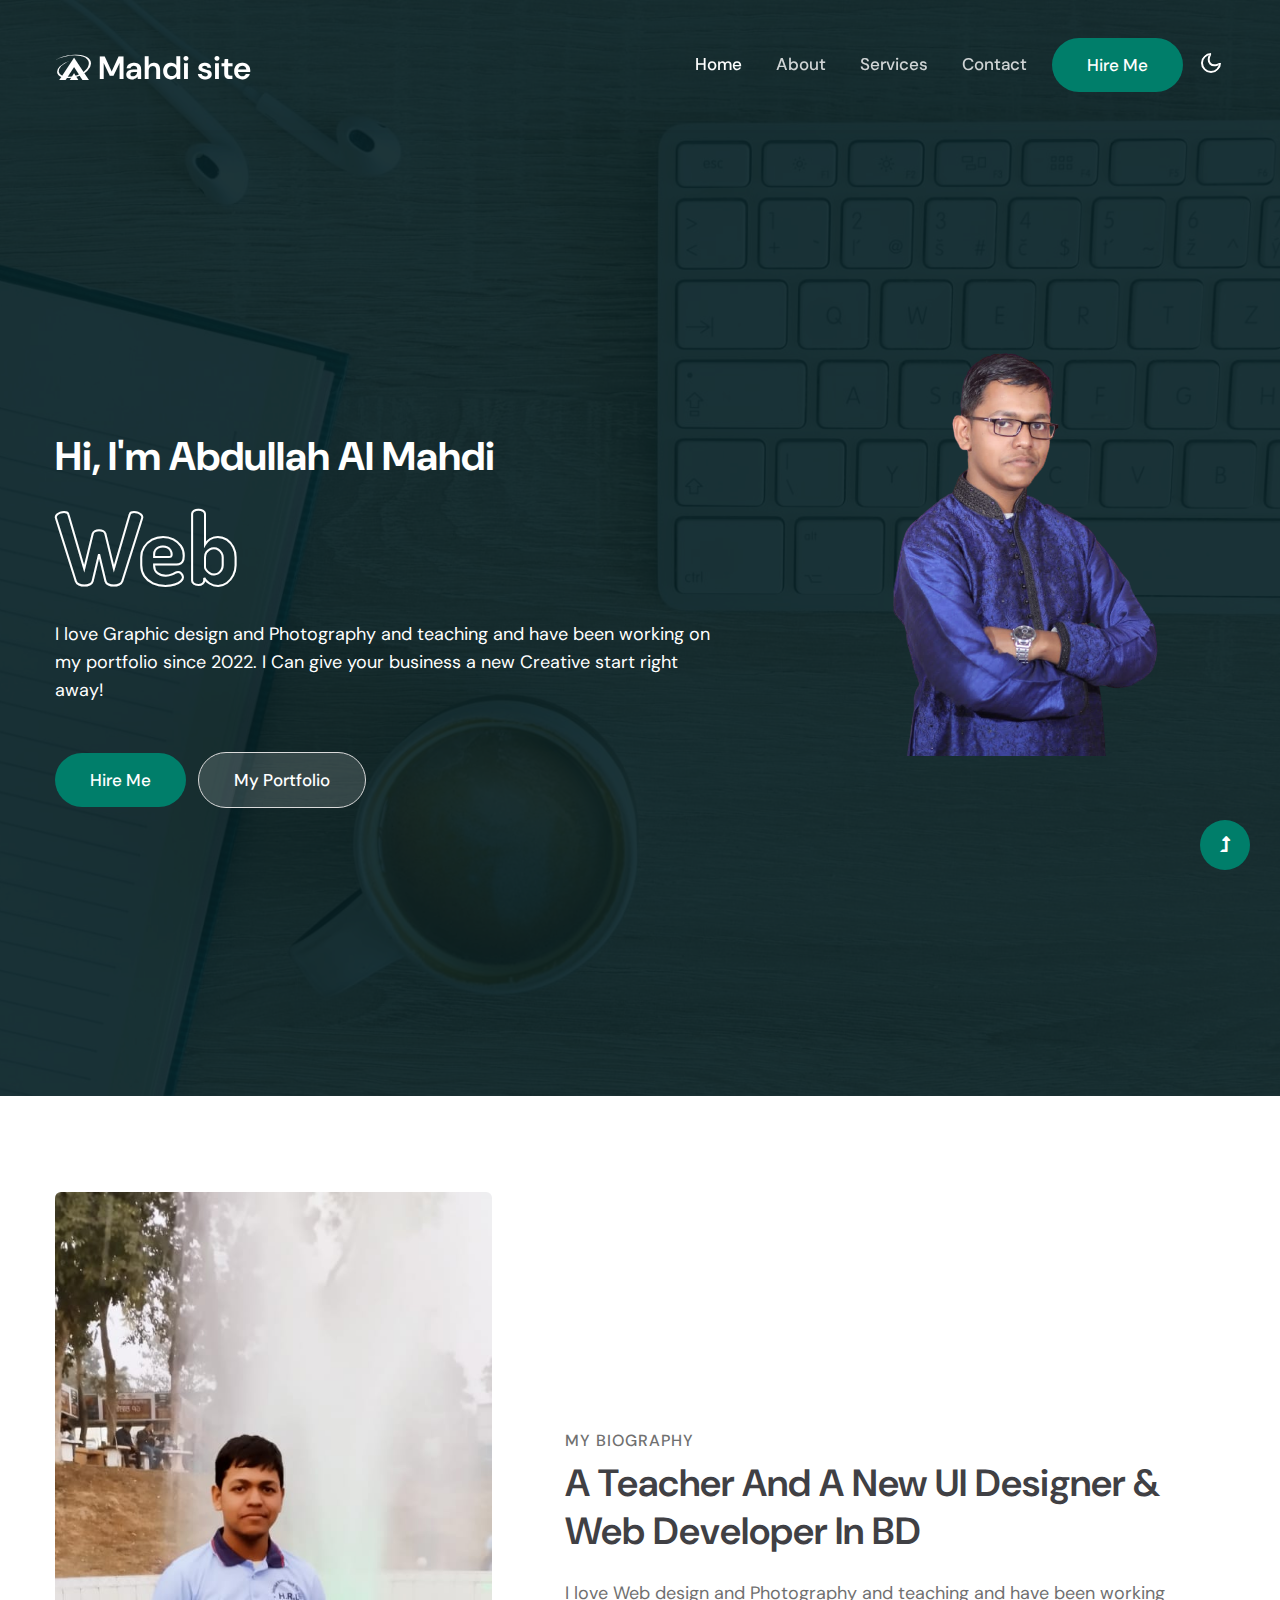
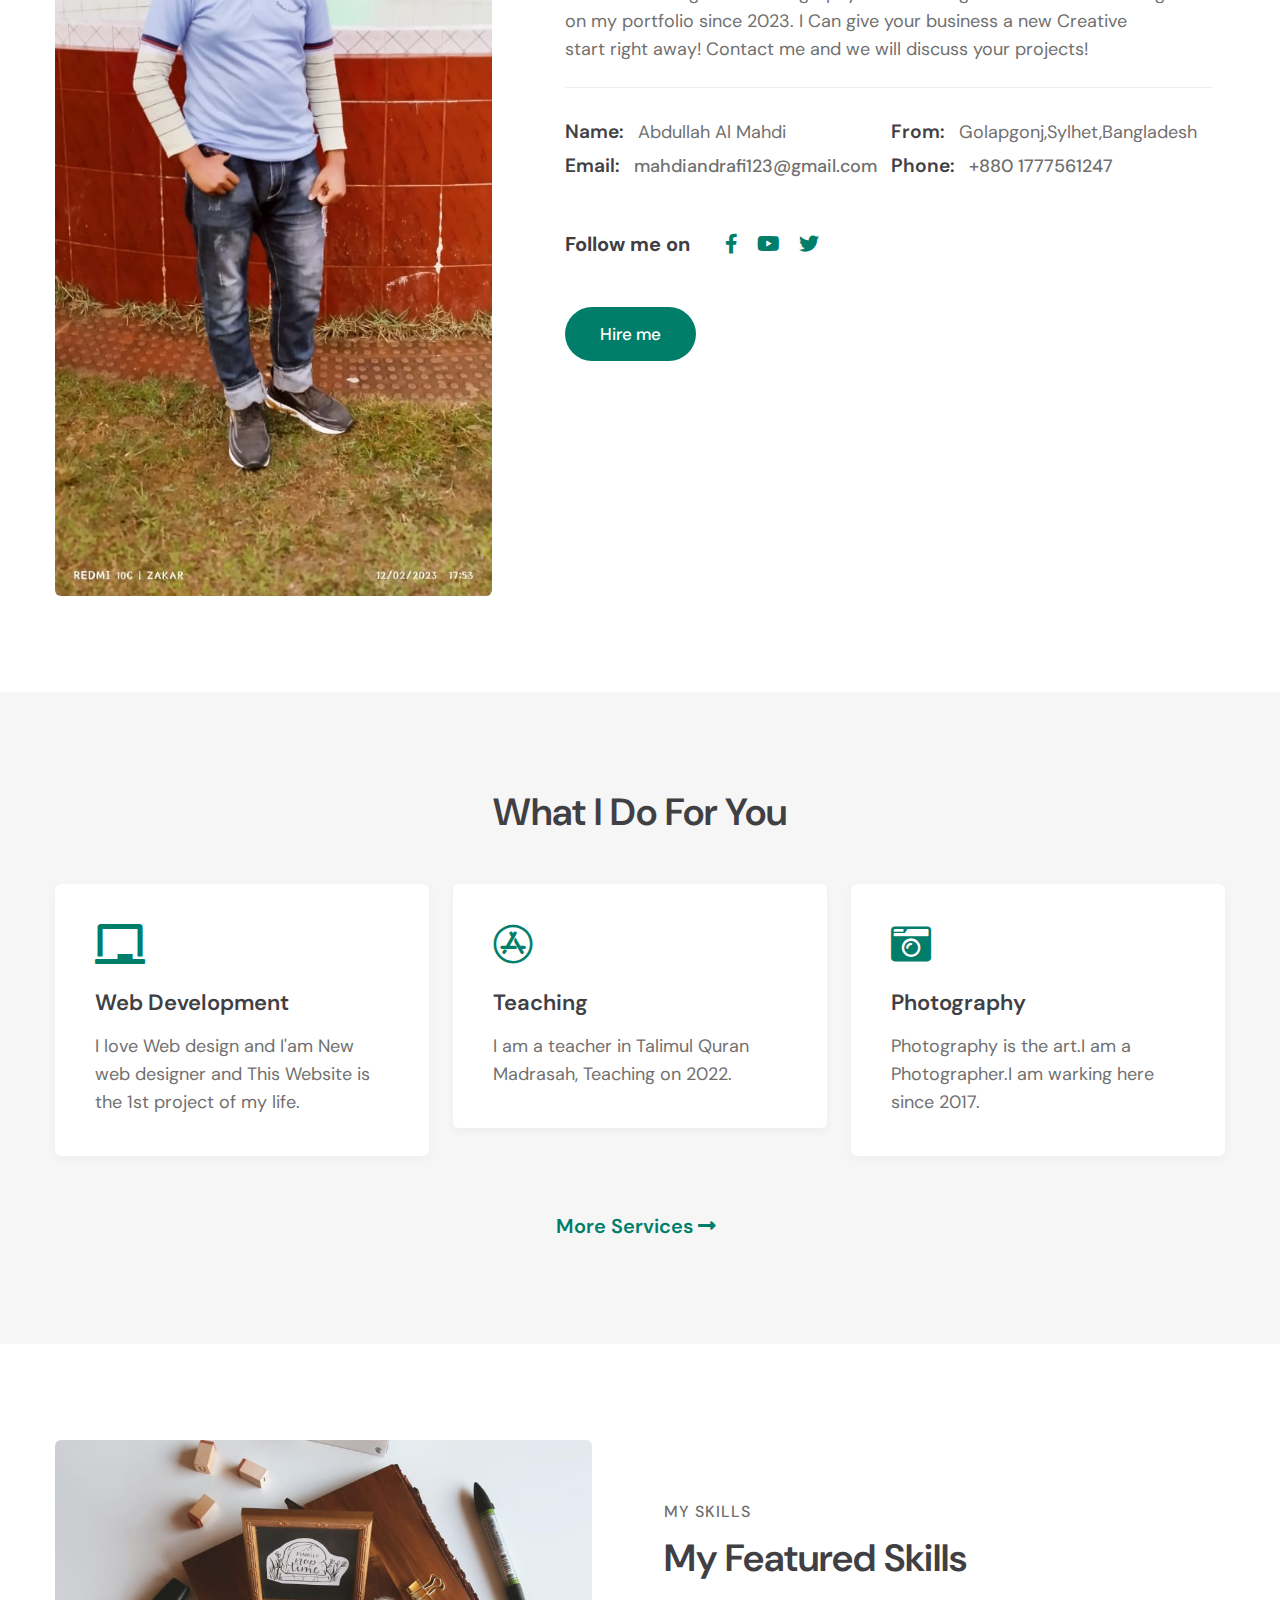
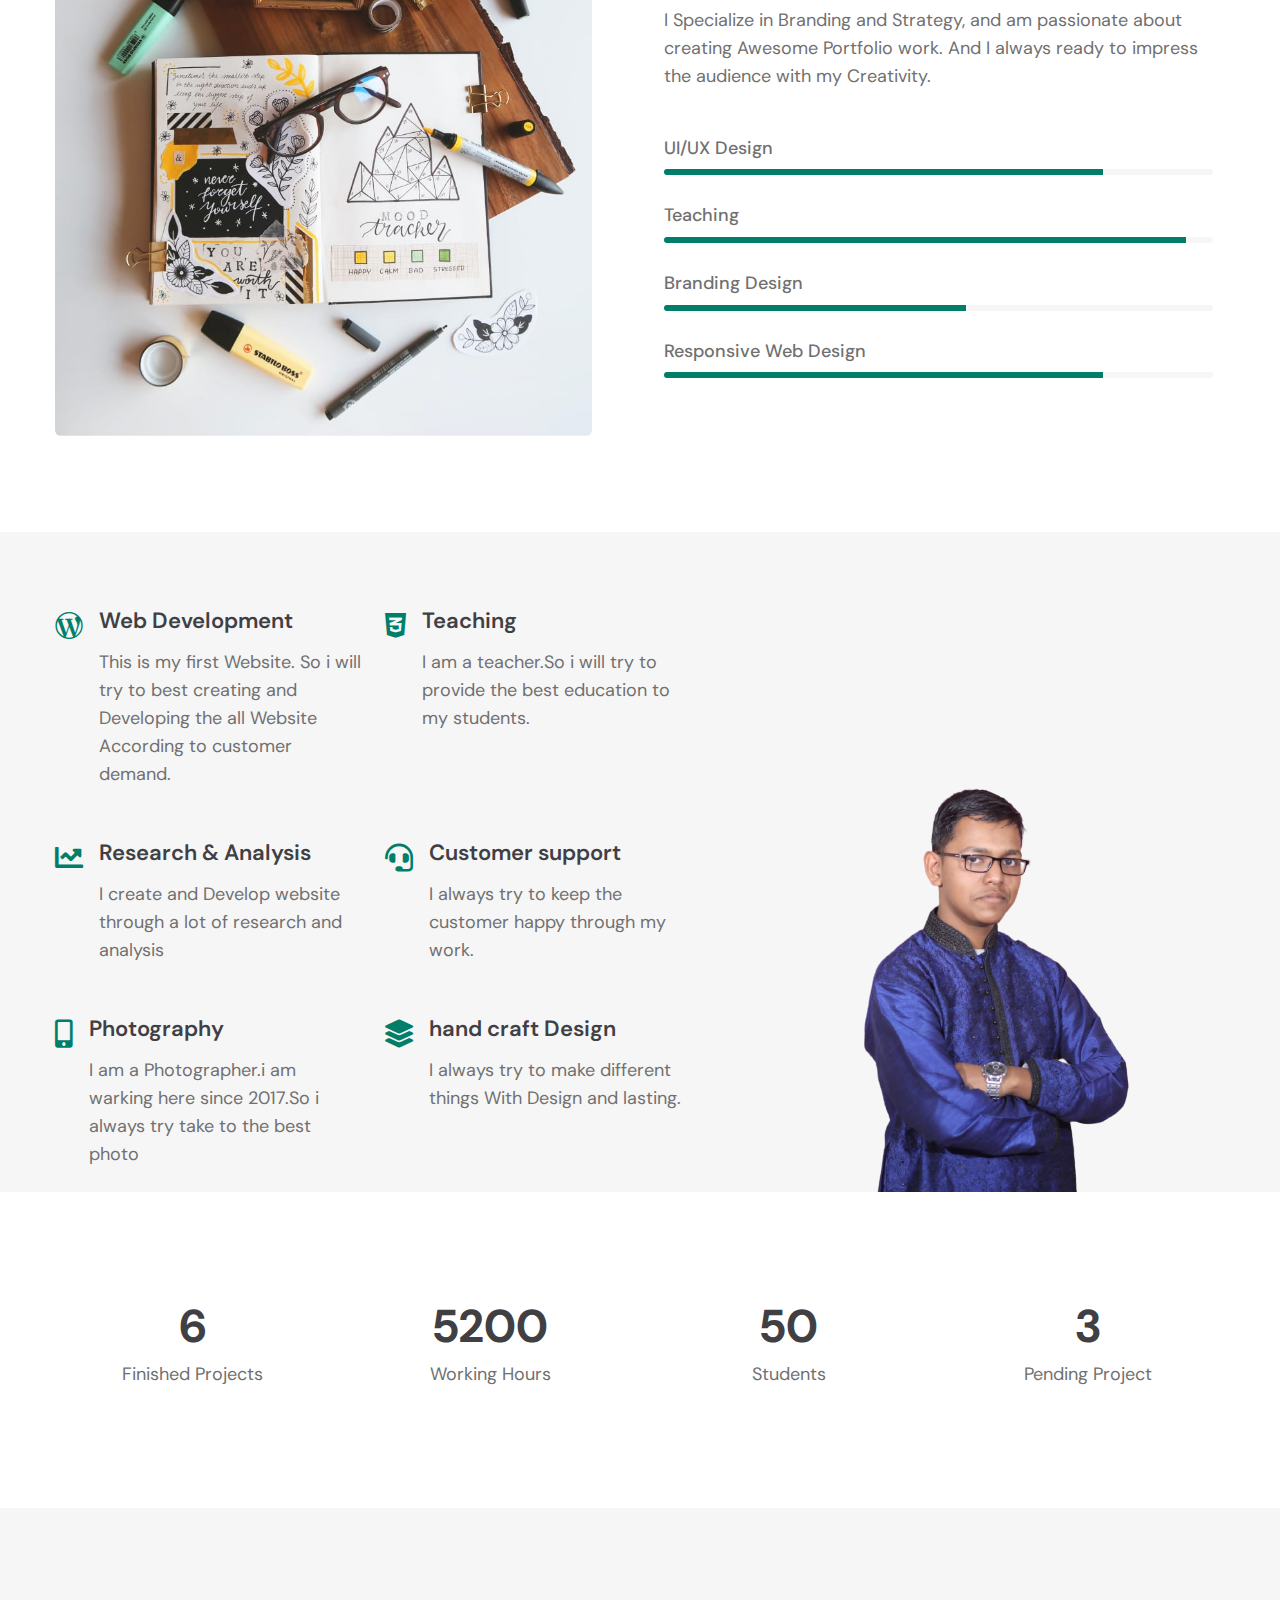
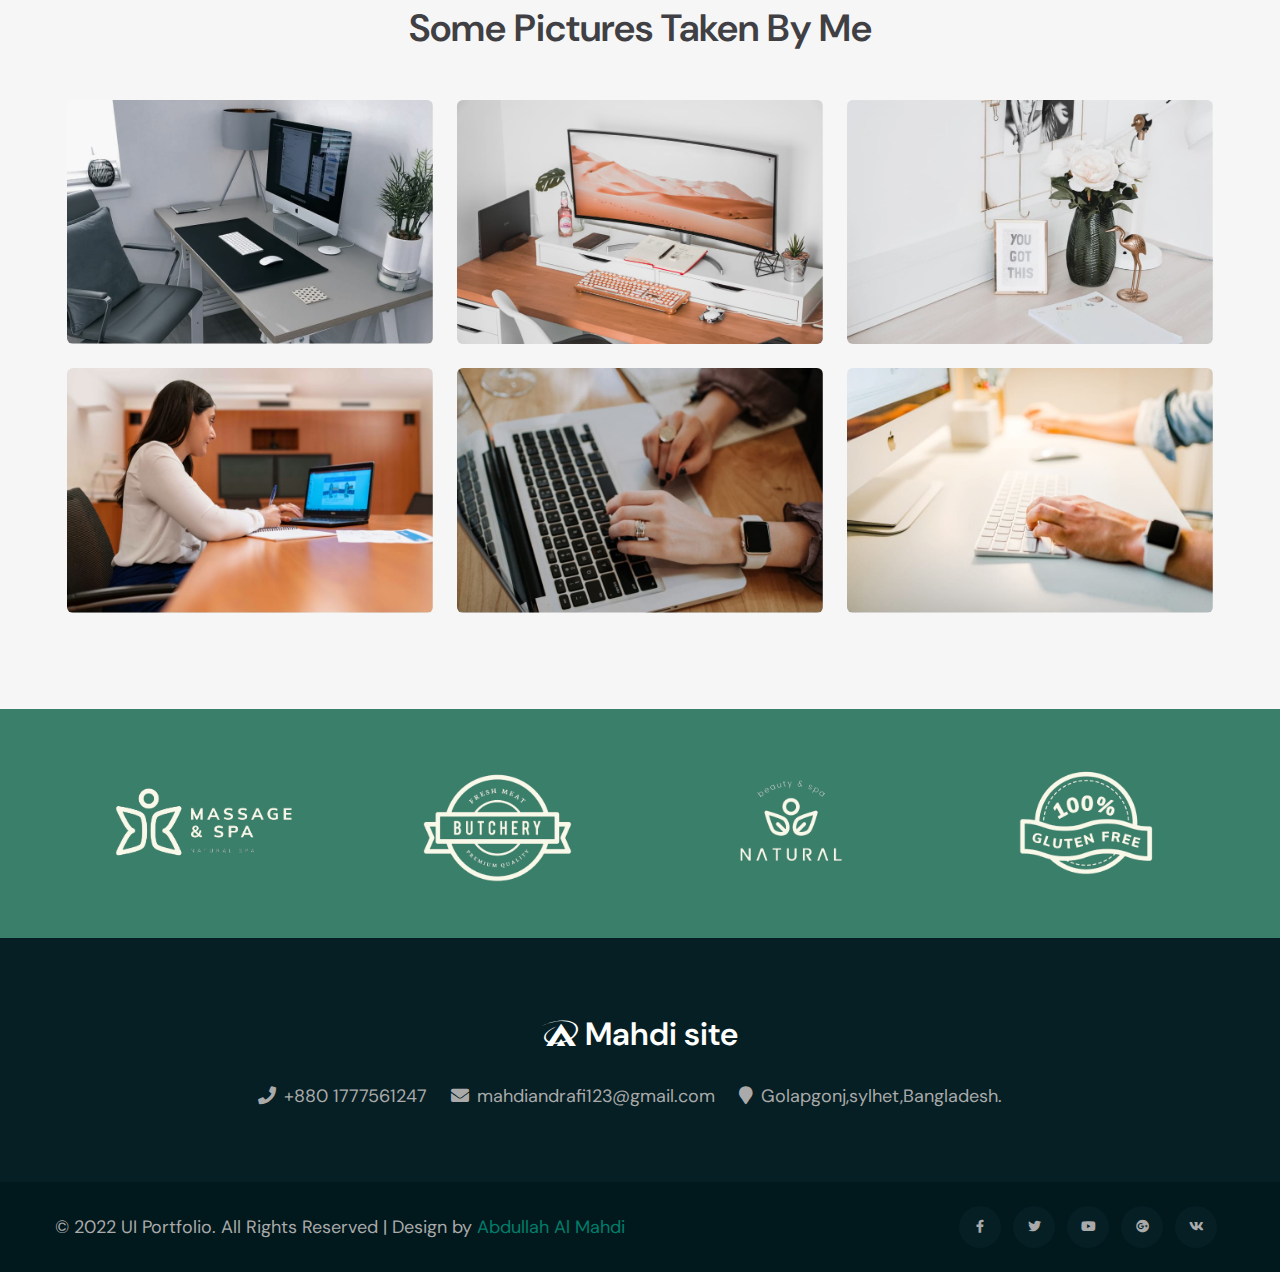
<file: index.html>
<!--
Author: W3layouts
Author URL: http://w3layouts.com
-->
<!doctype html>
<html lang="en">

<head>
    <!-- Required meta tags -->
    <meta charset="utf-8">
    <meta name="viewport" content="width=device-width, initial-scale=1, shrink-to-fit=no">
    <title>  Mahdi site  </title>

    <!-- google-fonts -->
    <link href="//fonts.googleapis.com/css2?family=Dosis:wght@300;400;500;600;800&display=swap" rel="stylesheet">
    <link href="//fonts.googleapis.com/css2?family=DM+Sans:wght@400;500;700&display=swap" rel="stylesheet">
    <!-- //google-fonts -->

    <!-- Template CSS Style link -->
    <link rel="stylesheet" href="assets/css/style-liberty.css">

</head>

<body>


    <!--header-->
    <header id="site-header" class="fixed-top">
        <div class="container">
            <nav class="navbar navbar-expand-lg stroke">
                <h1>
                    <a class="navbar-brand" href="index.html">
                        <i class="fab fa-asymmetrik"></i>  Mahdi site
                    </a>
                </h1>
                <!-- if logo is image enable this   
            <a class="navbar-brand" href="#index.html">
                <img src="image-path" alt="Your logo" title="Your logo" style="height:35px;" />
            </a> -->
                <button class="navbar-toggler collapsed bg-gradient" type="button" data-bs-toggle="collapse"
                    data-bs-target="#navbarTogglerDemo02" aria-controls="navbarTogglerDemo02" aria-expanded="false"
                    aria-label="Toggle navigation">
                    <span class="navbar-toggler-icon fa icon-expand fa-bars"></span>
                    <span class="navbar-toggler-icon fa icon-close fa-times"></span>
                </button>

                <div class="collapse navbar-collapse" id="navbarTogglerDemo02">
                    <ul class="navbar-nav ms-lg-auto align-items-center">
                        <li class="nav-item active">
                            <a class="nav-link" href="index.html">Home <span class="sr-only">(current)</span></a>
                        </li>
                        <li class="nav-item">
                            <a class="nav-link" href="about.html">About</a>
                        </li>
                        <li class="nav-item">
                            <a class="nav-link" href="services.html">Services</a>
                        </li>
                        <li class="nav-item">
                            <a class="nav-link" href="contact.html">Contact</a>
                        </li>

                        <!--/right-btn-->
                        <div class="header-btn mx-2">
                            <a class="btn btn-style btn-primary mr-lg-5" href="contact.html"> Hire Me</a>
                        </div>
                        <!--/right-btn-->

                    </ul>
                </div>
                
                <!-- toggle switch for light and dark theme -->
                <div class="cont-ser-position">
                    <nav class="navigation">
                        <div class="theme-switch-wrapper">
                            <label class="theme-switch" for="checkbox">
                                <input type="checkbox" id="checkbox">
                                <div class="mode-container">
                                    <i class="gg-sun"></i>
                                    <i class="gg-moon"></i>
                                </div>
                            </label>
                        </div>
                    </nav>
                </div>
                <!-- //toggle switch for light and dark theme -->
            </nav>
        </div>
    </header>
    <!--//header-->




    <!-- banner section -->
    <section id="home" class="w3l-banner pt-5">
        <div class="container pt-lg-5 pt-md-4">
            <div class="row pt-lg-5 pt-4" style="height: 1000px;">
                <div class="col-lg-7 banner-info-grid pt-lg-0 pt-5">
                    <h1 class="mb-3">Hi, I'm Abdullah Al Mahdi</h1>
                    <h3 class="mb-4"> <span class="typed-text"></span><span class="cursor">&nbsp</span> </h3>
                    <p>I love Graphic design and Photography and teaching and have been working on my portfolio since 2022. I Can
                        give your business a new Creative start right away!</p>
                    
                    <a class="btn btn-primary btn-style mt-5 me-2" href="contact.html"> Hire Me </a>
                    <a class="btn btn-style transparent-btn mt-5" href="#portfolio"> My Portfolio </a>
                    
                </div>
                <div class="col-lg-5 text-lg-end my-image mt-lg-0 mt-4">
                    <img src="assets/images/banner.png"  class="img-fluid" />
                </div>
            </div>
        </div>
    </section>
    <!-- //banner section -->


    <!-- About Section-->
    <section class="w3l-about py-5" id="about">
        <div class="container py-md-5 py-2">
            <div class="row w3l-row">
                <div class="col-lg-5 my-image pe-lg-5 mb-lg-0 mb-md-5 mb-4">
                    <img src="assets/images/about.jpeg" alt="" class="img-fluid">
                </div>
                <div class="col-lg-7 w3l-about-info px-lg-4 align-center">
                    <h6 class="w3l-title-small mb-1">My Biography</h6>
                    <h3 class="w3l-title-main mb-2">A teacher And A New UI Designer & Web Developer in BD</h3>
                    <p class="my-4 pe-lg-5">I love Web design and Photography and teaching and have been working on my portfolio since 2023. I Can give your business a new Creative start right away! Contact me and we will discuss your projects!</p>
                    <div class="my-info mt-4">
                        <div class="single-info"><span>Name:</span>
                            <p>Abdullah Al Mahdi</p>
                        </div>
                        <div class="single-info"><span>From:</span>
                            <p>Golapgonj,Sylhet,Bangladesh</p>
                        </div>
                        <div class="single-info"><span>Email:</span>
                            <p><a href="mailto:mahdiandrafi123@gmail.com">mahdiandrafi123@gmail.com</a></p>
                        </div>
                        <div class="single-info"><span>Phone:</span>
                            <p><a href="tel:+880 1777561247">+880 1777561247</a></p>
                        </div>
                    </div>
                    
                    <!--*******************************************************-->
                    <ul class="follow-social mt-lg-5 mt-4">
                        <li>
                            <h5 class="me-md-3">Follow me on </h5>
                        </li>

                        <li><a href="https://www.facebook.com/profile.php?id=100029174469675">
                            <span class="fab fa-facebook-f"></span></a></li>

                        <li><a href="https://youtube.com/@Abllah"><span class="fab fa-youtube"></span></a>
                        </li>

                        <li><a href="https://twitter.com/Absullah77756"><span class="fab fa-twitter"></span></a></li>
                        <!--**************************************************-->

                    </ul>
                    <div class="w3l-btn">
                        <a href="contact.html" class="btn btn-style btn-primary mt-lg-5 mt-4 me-md-2">Hire me</a>
                        
                    </div>
                </div>
            </div>
        </div>
    </section>
    <!-- //About Section-->


    <!-- Services Section -->
    <section class="about-section py-5">
        <div class="container py-lg-5 py-md-4 py-2">
            <div class="title-heading-w3 mx-auto text-center mb-sm-5 mb-4">
                <h3 class="w3l-title-main">What I do for you</h3>
            </div>
            <div class="row justify-content-center">
                <div class="col-lg-4 col-md-6">
                    <div class="about-single">
                        <div class="about-icon mb-4">
                            <i class="fas fa-chalkboard"></i>
                        </div>
                        <div class="about-content">
                            <h5 class="mb-3"><a href="#url"> Web Development </a></h5>
                            <p>I love Web design and I'am New web designer and This Website is the 1st project of my life. </p>
                        </div>
                    </div>
                </div>
                <div class="col-lg-4 col-md-6 mt-md-0 mt-3">
                    <div class="about-single">
                        <div class="about-icon mb-4">
                            <i class="fab fa-app-store"></i>
                        </div>
                        <div class="about-content">
                            <h5 class="mb-3"><a href="#url"> Teaching </a></h5>
                            <p> I am a teacher in Talimul Quran Madrasah, Teaching on 2022. </p>
                        </div>
                    </div>
                </div>
                <div class="col-lg-4 col-md-6 mt-lg-0 mt-3">
                    <div class="about-single">
                        <div class="about-icon mb-4">
                            <i class="fas fa-camera-retro"></i>
                        </div>
                        <div class="about-content">
                            <h5 class="mb-3"><a href="#url"> Photography </a></h5>
                            <p> Photography is the art.I am a Photographer.I am warking here since 2017. </p>
                        </div>
                    </div>
                </div>
            </div>

            <div class="w3l-btn text-center">
                <a href="services.html" class="btn btn-border mt-lg-5 mt-4 me-2">
                    More services <span class="fas fa-long-arrow-alt-right"></span></a>
            </div>
        </div>
    </section>
    <!-- //Services Section -->





    <section class="w3l-skills py-5" id="skills">
        <div class="container py-lg-5 py-md-4 py-3">
            <div class="row">
                <div class="col-lg-6 pe-lg-5">
                    <img src="assets/images/about1.jpg" alt="" class="img-fluid">
                </div>
                <div class="col-lg-6 mt-lg-0 mt-5 w3l-content-6 px-lg-4 align-self-center">
                    <h6 class="w3l-title-small mb-2">My skills</h6>
                    <h3 class="w3l-title-main">My Featured skills</h3>
                    <p class="mt-4">I Specialize in Branding and Strategy, and am passionate about creating Awesome
                        Portfolio work. And I always ready to impress the audience with my Creativity. </p>
                    <div class="progress-info mt-5">
                        <h6 class="progress-tittle">UI/UX Design</h6>
                        <div class="progress">
                            <div class="progress-bar progress-bar-striped" role="progressbar" style="width: 80%" aria-valuenow="80" aria-valuemin="0" aria-valuemax="100">
                            </div>
                        </div>
                    </div>
                    <div class="progress-info">
                        <h6 class="progress-tittle"> Teaching
                        </h6>
                        <div class="progress">
                            <div class="progress-bar progress-bar-striped" role="progressbar" style="width: 95%" aria-valuenow="95" aria-valuemin="0" aria-valuemax="100">
                            </div>
                        </div>
                    </div>
                    <div class="progress-info">
                        <h6 class="progress-tittle">Branding Design</h6>
                        <div class="progress">
                            <div class="progress-bar progress-bar-striped" role="progressbar" style="width: 55%" aria-valuenow="55" aria-valuemin="0" aria-valuemax="100">
                            </div>
                        </div>
                    </div>
                    <div class="progress-info mb-0">
                        <h6 class="progress-tittle">Responsive Web Design</h6>
                        <div class="progress">
                            <div class="progress-bar progress-bar-striped" role="progressbar" style="width: 80%" aria-valuenow="80" aria-valuemin="0" aria-valuemax="100">
                            </div>
                        </div>
                    </div>
                </div>
            </div>
        </div>
    </section>


    <!-- Why Choose Us Section-->
    <section class="w3l-whychooseus pt-5" id="about1">
        <div class="container pt-lg-0 pt-md-4 pt-2">
            <div class="row align-items-center">
                <div class="col-lg-7 pe-lg-5 align-items-center">
                    <div class="row two-grids">
                        <div class="col-sm-6 grids_info d-flex">
                            <i class="fab fa-wordpress-simple"></i>
                            <div class="detail ms-3">
                                <h4 class="w3l-subtitle">Web Development</h4>
                                <p>This is my first Website.  So i will try to best creating and Developing the all Website According to customer demand.
                                </p>
                            </div>
                        </div>
                        <div class="col-sm-6 grids_info d-flex mt-sm-0 mt-4">
                            <i class="fab fa-css3-alt"></i>
                            <div class="detail ms-3">
                                <h4 class="w3l-subtitle">Teaching</h4>
                                <p> I am a teacher.So i will try to provide the best education to my students.
                                </p>
                            </div>
                        </div>
                        <div class="col-sm-6 grids_info d-flex mt-md-5 mt-4">
                            <i class="fas fa-chart-line"></i>
                            <div class="detail ms-3">
                                <h4 class="w3l-subtitle">Research & Analysis</h4>
                                <p>I create and  Develop website through a lot of research and analysis
                                </p>
                            </div>
                        </div>
                        <div class="col-sm-6 grids_info d-flex mt-md-5 mt-4">
                            <i class="fas fa-headset"></i>
                            <div class="detail ms-3">
                                <h4 class="w3l-subtitle">Customer support</h4>
                                <p>I always try to keep the customer happy through my work.
                                </p>
                            </div>
                        </div>
                        <div class="col-sm-6 grids_info d-flex mt-md-5 mt-4">
                            <i class="fas fa-mobile-alt"></i>
                            <div class="detail ms-3">
                                <h4 class="w3l-subtitle">Photography</h4>
                                <p>I am a Photographer.i am warking here since 2017.So i always try take to the best photo
                                </p>
                            </div>
                        </div>
                        <div class="col-sm-6 grids_info d-flex mt-md-5 mt-4">
                            <i class="fas fa-layer-group"></i>
                            <div class="detail ms-3">
                                <h4 class="w3l-subtitle">hand craft Design</h4>
                                <p>I always try to make different things With Design and lasting.
                                </p>
                            </div>
                        </div>
                    </div>
                </div>
                <div class="col-lg-5 ps-lg-5 my-image mt-lg-0 mt-4">
                    <img src="assets/images/banner.png" alt="" class="img-fluid">
                </div>

            </div>
        </div>
    </section>
    <!-- //Why Choose Us Section-->



    
    <!-- Stats Section-->
    <section class="w3l-stats-section py-5" id="stats">
        <div class="container py-lg-5 py-md-4 py-2">
            <div class="w3l-stats-inner-inf py-lg-4">
                <div class="row stats-con text-center">
                    <div class="col-lg-3 col-6 stats_info counter_grid">
                        <p class="counter"> 6 </p>
                        <h3>Finished Projects</h3>
                    </div>
                    <div class="col-lg-3 col-6 stats_info counter_grid">
                        <p class="counter"> 5200 </p>
                        <h3>Working Hours</h3>
                    </div>
                    <div class="col-lg-3 col-6 stats_info counter_grid mt-lg-0 mt-sm-5 mt-5">
                        <p class="counter"> 50 </p>
                        <h3>students</h3>
                    </div>
                    <div class="col-lg-3 col-6 stats_info counter_grid mt-lg-0 mt-sm-5 mt-5">
                        <p class="counter"> 3 </p>
                        <h3>pending project</h3>
                    </div>

                </div>
            </div>
        </div>
    </section>
    <!-- //Stats Section-->


    <!-- portfolio -->
    <section class="w3-gallery py-5" id="portfolio">
        <div class="container py-lg-5 py-md-4 py-2">
            <div class="title-heading-w3 mx-auto text-center mb-sm-5 mb-4">
                <h3 class="w3l-title-main mb-2">Some pictures taken by me</h3>
            </div>
            <div class="row portfolio-area clearfix p-0 m-0">
                <div class="col-lg-4 col-md-6 portfolio-item2 content" data-id="id-1" data-type="cat-item-1">
                    <span class="image-block">
                        <a class="image-zoom" href="assets/images/blog1.jpg" data-gal="prettyPhoto[gallery]">
                            <div class="content-overlay"></div>
                            <img src="assets/images/blog1.jpg" class="img-fluid w3layouts agileits" alt="portfolio-img">
                            <div class="content-details fadeIn-bottom">
                                <h3 class="content-title">Architecture</h3>
                                <p class="content-text">This is a short description</p>
                            </div>
                        </a>
                    </span>
                </div>
                <div class="col-lg-4 col-md-6 portfolio-item2 content mt-md-0 mt-4" data-id="id-2" data-type="cat-item-2">
                    <span class="image-block">
                        <a class="image-zoom" href="assets/images/blog2.jpg" data-gal="prettyPhoto[gallery]">
                            <div class="content-overlay"></div>
                            <img src="assets/images/blog2.jpg" class="img-fluid w3layouts agileits" alt="portfolio-img">
                            <div class="content-details fadeIn-bottom">
                                <h3 class="content-title">Corporate</h3>
                                <p class="content-text">This is a short description</p>
                            </div>
                        </a>
                    </span>
                </div>
                <div class="col-lg-4 col-md-6 portfolio-item2 content mt-lg-0 mt-4" data-id="id-3" data-type="cat-item-3">
                    <span class="image-block">
                        <a class="image-zoom" href="assets/images/blog3.jpg" data-gal="prettyPhoto[gallery]">
                            <div class="content-overlay"></div>
                            <img src="assets/images/blog3.jpg" class="img-fluid w3layouts agileits" alt="portfolio-img">
                            <div class="content-details fadeIn-bottom">
                                <h3 class="content-title">Ecommerce</h3>
                                <p class="content-text">This is a short description</p>
                            </div>
                        </a>
                    </span>
                </div>
                <div class="col-lg-4 col-md-6 portfolio-item2 content mt-4" data-id="id-4" data-type="cat-item-4">
                    <span class="image-block">
                        <a class="image-zoom" href="assets/images/blog4.jpg" data-gal="prettyPhoto[gallery]">
                            <div class="content-overlay"></div>
                            <img src="assets/images/blog4.jpg" class="img-fluid w3layouts agileits" alt="portfolio-img">
                            <div class="content-details fadeIn-bottom">
                                <h3 class="content-title">Mobile UI</h3>
                                <p class="content-text">This is a short description</p>
                            </div>
                        </a>
                    </span>
                </div>
                <div class="col-lg-4 col-md-6 portfolio-item2 content mt-4" data-id="id-5" data-type="cat-item-5">
                    <span class="image-block">
                        <a class="image-zoom" href="assets/images/blog5.jpg" data-gal="prettyPhoto[gallery]">
                            <div class="content-overlay"></div>
                            <img src="assets/images/blog5.jpg" class="img-fluid w3layouts agileits" alt="portfolio-img">
                            <div class="content-details fadeIn-bottom">
                                <h3 class="content-title">Fashion</h3>
                                <p class="content-text">This is a short description</p>
                            </div>
                        </a>
                    </span>
                </div>
                <div class="col-lg-4 col-md-6 portfolio-item2 content mt-4" data-id="id-7" data-type="cat-item-6">
                    <span class="image-block">
                        <a class="image-zoom" href="assets/images/blog6.jpg" data-gal="prettyPhoto[gallery]">
                            <div class="content-overlay"></div>
                            <img src="assets/images/blog6.jpg" class="img-fluid w3layouts agileits" alt="portfolio-img">
                            <div class="content-details fadeIn-bottom">
                                <h3 class="content-title">Real Estate </h3>
                                <p class="content-text">This is a short description</p>
                            </div>
                        </a>
                    </span>
                </div>
            </div>
            <!--end portfolio-area -->
        </div>
        <!-- //gallery container -->
    </section>
    <!-- //portfolio -->


    <!--/brands-->
    <section class="w3l-brands py-md-5 py-4">
        <div class="container py-lg-2">
            <div class="align-items-center">
                <div id="owl-demo" class="owl-carousel owl-theme">
                    <div class="item">
                        <img src="assets/images/logo1.png" class="img-fluid" alt="Brand">
                    </div>
                    <div class="item">
                        <img src="assets/images/logo2.png" class="img-fluid" alt="Brand">
                    </div>

                    <div class="item">
                        <img src="assets/images/logo3.png" class="img-fluid" alt="Brand">
                    </div>

                    <div class="item">
                        <img src="assets/images/logo4.png" class="img-fluid" alt="Brand">
                    </div>

                    <div class="item">
                        <img src="assets/images/logo5.png" class="img-fluid" alt="Brand">
                    </div>

                    <div class="item">
                        <img src="assets/images/logo1.png" class="img-fluid" alt="Brand">
                    </div>
                    <div class="item">
                        <img src="assets/images/logo2.png" class="img-fluid" alt="Brand">
                    </div>

                    <div class="item">
                        <img src="assets/images/logo3.png" class="img-fluid" alt="Brand">
                    </div>

                    <div class="item">
                        <img src="assets/images/logo4.png" class="img-fluid" alt="Brand">
                    </div>
                </div>
            </div>
        </div>
    </section>
    <!-- //brands -->



     <!-- footer -->
     <footer class="text-center">
        <div class="footer py-5">
            <div class="container py-md-4">
                <div clss="footer-logo">
                    <a class="logo" href="index.html">
                        <i class="fab fa-asymmetrik"></i>  Mahdi site
                    </a>
                </div>
                <div class="footer-contact-info mt-4">
                    <ul>
                        <li>
                            <a href="tel:+880 1777561247" class="contact-text-sub">
                                <span class="fas fa-phone me-2"></span>+880 1777561247</a>
                        </li>
                        <li>
                            <a href="mailto:mahdiandrafi123@gmail.com" class="contact-text-sub">
                                <span class="fas fa-envelope me-2"></span>mahdiandrafi123@gmail.com </a>
                        </li>
                        <li>
                            <p class="contact-text-sub"> 
                                <span class="fas fa-map-marker me-2"></span>Golapgonj,sylhet,Bangladesh.</p>
                        </li>
                    </ul>
                </div>
            </div>
        </div>
        <div class="container py-4">
            <div class="row footer-grids">
                <div class="col-lg-6 copyright text-lg-start text-center align-center">
                    <p>© 2022 UI Portfolio. All Rights Reserved | Design by <a href="#"> Abdullah Al Mahdi</a> </p>
                </div>
                <div class="col-lg-6 text-lg-end text-center mt-lg-0 mt-4">
                    <div class="social">
                        <ul>
                            <li><a href="https://www.facebook.com/profile.php?id=100029174469675"><span class="fab me-2 fa-facebook-f"></span></a></li>
                            <li><a href="https://twitter.com/Absullah77756"><span class="fab me-2 fa-twitter"></span></a></li>
                            <li><a href="https://youtube.com/@Abllah"><span class="fab me-2 fa-youtube"></span></a></li>
                            <li><a href="https://www.google.com/"><span class="fab me-2 fa-google-plus"></span></a></li>
                            <li><a href="#url"><span class="fab me-2 fa-vk"></span></a></li>
                        </ul>
                    </div>
                </div>
            </div>
        </div>
    </footer>
    <!-- //footer -->



    <!-- Js scripts -->
    <!-- move top -->
    <button onclick="topFunction()" id="movetop" title="Go to top">
        <span class="fas fa-level-up-alt" aria-hidden="true"></span>
    </button>
    <script>
        // When the user scrolls down 20px from the top of the document, show the button
        window.onscroll = function () {
            scrollFunction()
        };

        function scrollFunction() {
            if (document.body.scrollTop > 20 || document.documentElement.scrollTop > 20) {
                document.getElementById("movetop").style.display = "block";
            } else {
                document.getElementById("movetop").style.display = "none";
            }
        }

        // When the user clicks on the button, scroll to the top of the document
        function topFunction() {
            document.body.scrollTop = 0;
            document.documentElement.scrollTop = 0;
        }
    </script>
    <!-- //move top -->

    <!-- common jquery plugin -->
    <script src="assets/js/jquery-3.3.1.min.js"></script>
    <!-- //common jquery plugin -->

    <!-- theme switch js (light and dark)-->
    <script src="assets/js/theme-change.js"></script>
    <!-- //theme switch js (light and dark)-->

    <!--search-bar-->
    <script src="assets/js/search.js"></script>
    <!--//search-bar-->

    <!--/stats-number-counter-->
    <script src="assets/js/jquery.waypoints.min.js"></script>
    <script src="assets/js/jquery.countup.js"></script>
    <script>
        $('.counter').countUp();

    </script>
    <!--//stats-number-counter-->

    <!--/owlcarousel-->
    <script src="assets/js/owl.carousel.js"></script>
    <!-- //brands-->
    <script>
        $(document).ready(function() {
            $("#owl-demo").owlCarousel({
                loop: true,
                autoplay: true,
                autoplaySpeed: 1500,
                nav: false,
                responsiveClass: true,
                responsive: {
                    0: {
                        items: 2,
                        nav: false
                    },
                    568: {
                        items: 3,
                        nav: false
                    },
                    768: {
                        items: 4,
                        nav: false
                    }
                }
            })
        })

    </script>
    <!-- //brands-->

    <!-- /typig-text-->
    <script>
        const typedTextSpan = document.querySelector(".typed-text");
        const cursorSpan = document.querySelector(".cursor");

        const textArray = ["Web Designer", "Web Developer", "Photographer", "Freelancer"];
        const typingDelay = 200;
        const erasingDelay = 10;
        const newTextDelay = 100; // Delay between current and next text
        let textArrayIndex = 0;
        let charIndex = 0;

        function type() {
            if (charIndex < textArray[textArrayIndex].length) {
                if (!cursorSpan.classList.contains("typing")) cursorSpan.classList.add("typing");
                typedTextSpan.textContent += textArray[textArrayIndex].charAt(charIndex);
                charIndex++;
                setTimeout(type, typingDelay);
            } else {
                cursorSpan.classList.remove("typing");
                setTimeout(erase, newTextDelay);
            }
        }

        function erase() {
            if (charIndex > 0) {
                // add class 'typing' if there's none
                if (!cursorSpan.classList.contains("typing")) {
                    cursorSpan.classList.add("typing");
                }
                typedTextSpan.textContent = textArray[textArrayIndex].substring(0, 0);
                charIndex--;
                setTimeout(erase, erasingDelay);
            } else {
                cursorSpan.classList.remove("typing");
                textArrayIndex++;
                if (textArrayIndex >= textArray.length) textArrayIndex = 0;
                setTimeout(type, typingDelay);
            }
        }

        document.addEventListener("DOMContentLoaded", function () { // On DOM Load initiate the effect
            if (textArray.length) setTimeout(type, newTextDelay + 250);
        });
    </script>
    <!-- //typig-text-->


    <!-- jQuery-Photo-filter-lightbox-portfolio-plugin -->
    <script src="assets/js/jquery-1.7.2.js"></script>
    <script src="assets/js/jquery.quicksand.js"></script>
    <script src="assets/js/script.js"></script>
    <script src="assets/js/jquery.prettyPhoto.js"></script>
    <!-- //jQuery-Photo-filter-lightbox-portfolio-plugin -->

    <!-- MENU-JS -->
    <script>
        $(window).on("scroll", function () {
            var scroll = $(window).scrollTop();

            if (scroll >= 80) {
                $("#site-header").addClass("nav-fixed");
            } else {
                $("#site-header").removeClass("nav-fixed");
            }
        });

        //Main navigation Active Class Add Remove
        $(".navbar-toggler").on("click", function () {
            $("header").toggleClass("active");
        });
        $(document).on("ready", function () {
            if ($(window).width() > 991) {
                $("header").removeClass("active");
            }
            $(window).on("resize", function () {
                if ($(window).width() > 991) {
                    $("header").removeClass("active");
                }
            });
        });
    </script>
    <!-- //MENU-JS -->

    <!-- disable body scroll which navbar is in active -->
    <script>
        $(function () {
            $('.navbar-toggler').click(function () {
                $('body').toggleClass('noscroll');
            })
        });
    </script>
    <!-- //disable body scroll which navbar is in active -->

    <!--bootstrap-->
    <script src="assets/js/bootstrap.min.js"></script>
    <!-- //bootstrap-->
    <!-- //Js scripts -->

</body>

</html>
</file>
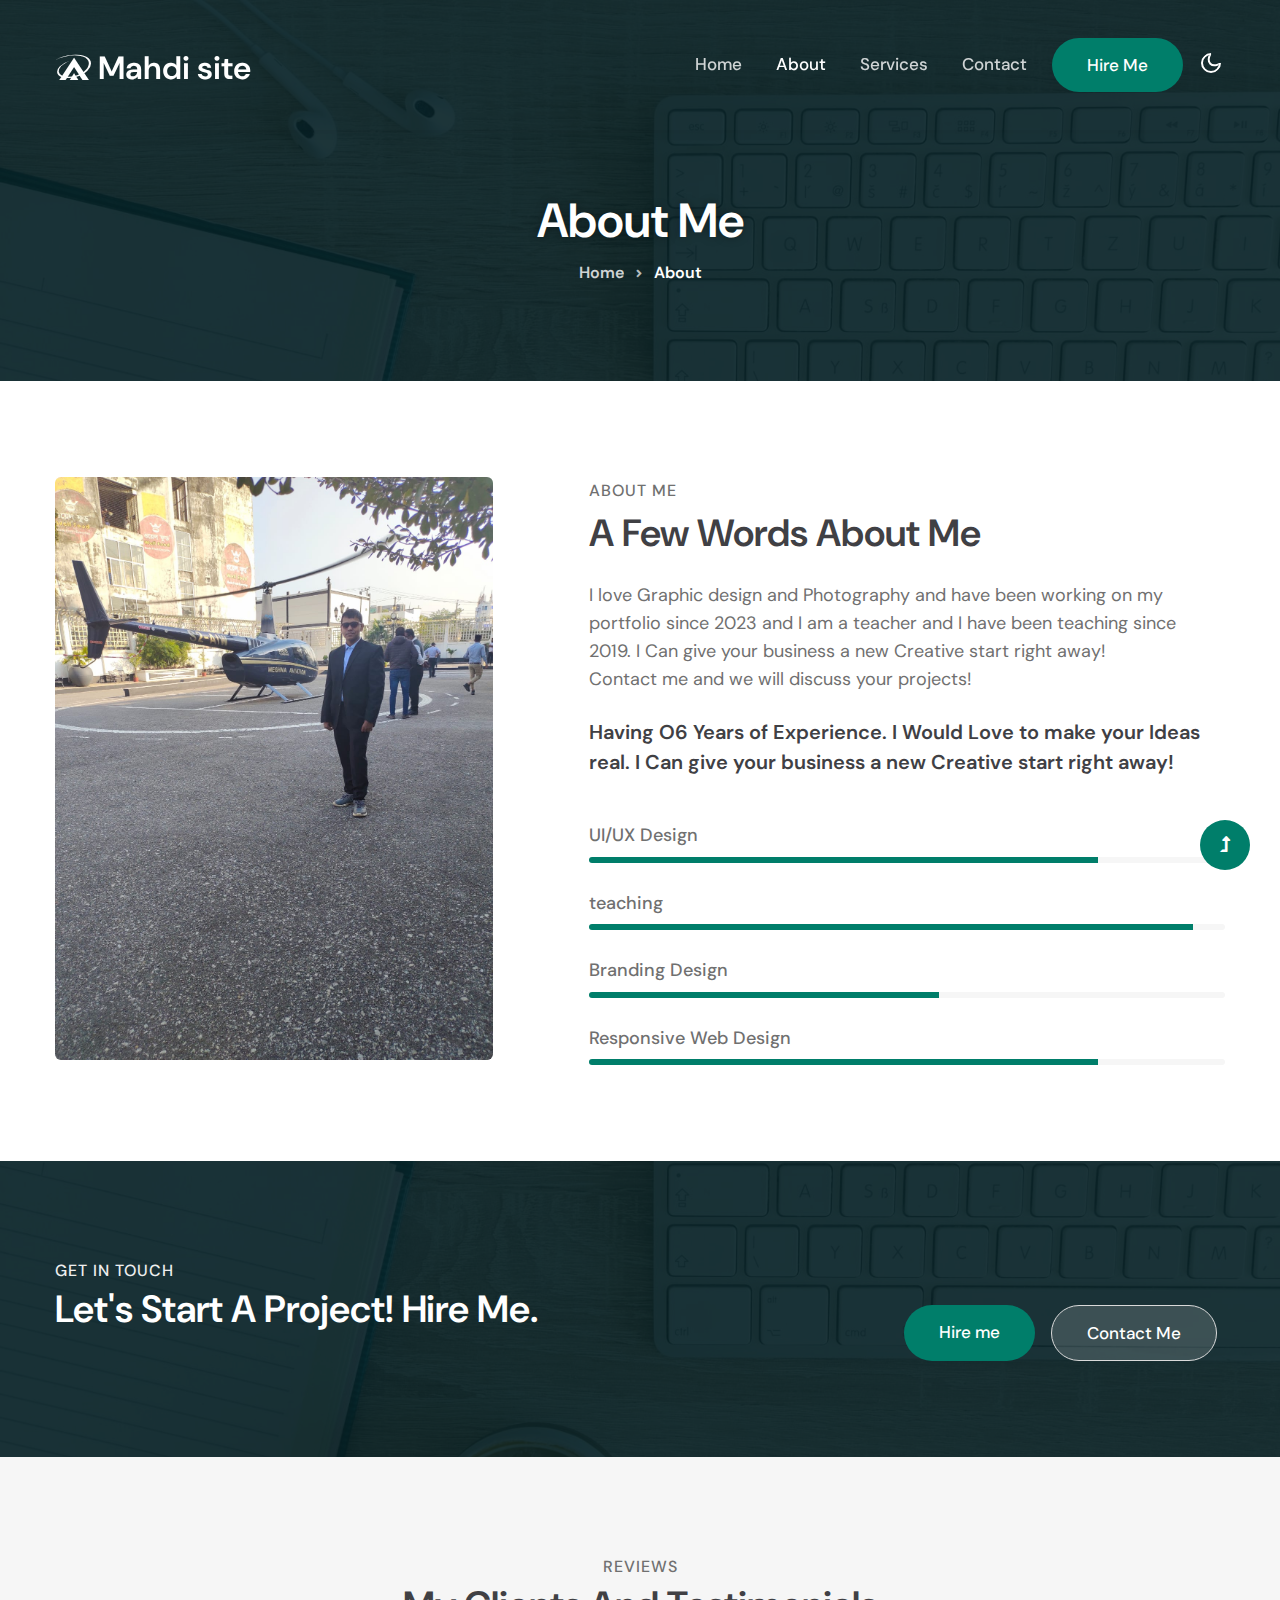
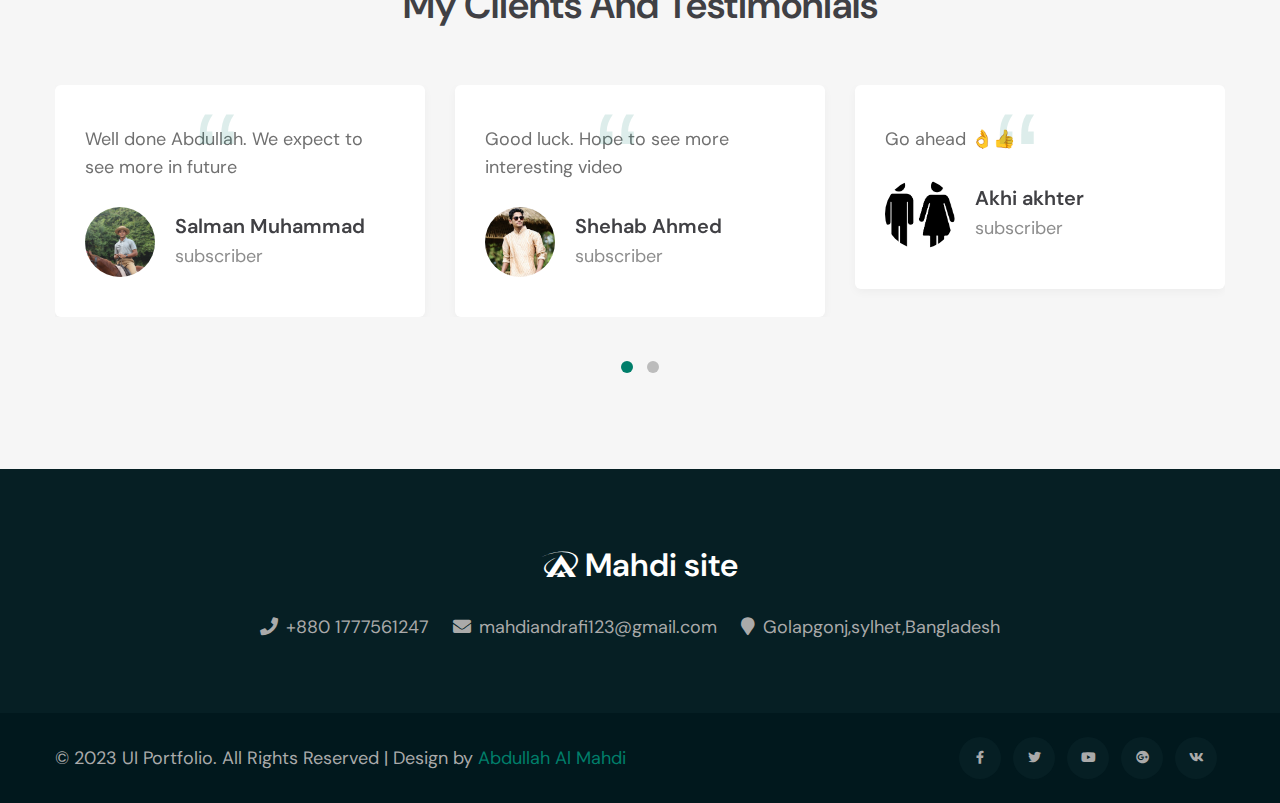
<file: about.html>
<!--
Author: W3layouts
Author URL: http://w3layouts.com
-->
<!doctype html>
<html lang="en">

<head>
    <!-- Required meta tags -->
    <meta charset="utf-8">
    <meta name="viewport" content="width=device-width, initial-scale=1, shrink-to-fit=no">
    <title>Mahdi site</title>

    <!-- google-fonts -->
    <link href="//fonts.googleapis.com/css2?family=Dosis:wght@300;400;500;600;800&display=swap" rel="stylesheet">
    <link href="//fonts.googleapis.com/css2?family=DM+Sans:wght@400;500;700&display=swap" rel="stylesheet">
    <!-- //google-fonts -->

    <!-- Template CSS Style link -->
    <link rel="stylesheet" href="assets/css/style-liberty.css">

</head>

<body>


<!--header-->
<header id="site-header" class="fixed-top">
    <div class="container">
        <nav class="navbar navbar-expand-lg stroke">
            <h1>
                <a class="navbar-brand" href="index.html">
                    <i class="fab fa-asymmetrik"></i> Mahdi site
                </a>
            </h1>
            <!-- if logo is image enable this   
        <a class="navbar-brand" href="#index.html">
            <img src="image-path" alt="Your logo" title="Your logo" style="height:35px;" />
        </a> -->
            <button class="navbar-toggler collapsed bg-gradient" type="button" data-bs-toggle="collapse"
                data-bs-target="#navbarTogglerDemo02" aria-controls="navbarTogglerDemo02" aria-expanded="false"
                aria-label="Toggle navigation">
                <span class="navbar-toggler-icon fa icon-expand fa-bars"></span>
                <span class="navbar-toggler-icon fa icon-close fa-times"></span>
            </button>

            <div class="collapse navbar-collapse" id="navbarTogglerDemo02">
                <ul class="navbar-nav ms-lg-auto align-items-center">
                    <li class="nav-item">
                        <a class="nav-link" href="index.html">Home <span class="sr-only">(current)</span></a>
                    </li>
                    <li class="nav-item active">
                        <a class="nav-link" href="about.html">About</a>
                    </li>
                    <li class="nav-item">
                        <a class="nav-link" href="services.html">Services</a>
                    </li>
                    <li class="nav-item">
                        <a class="nav-link" href="contact.html">Contact</a>
                    </li>

                    <!--/right-btn-->
                    <div class="header-btn mx-2">
                        <a class="btn btn-style btn-primary mr-lg-5" href="contact.html"> Hire Me</a>
                    </div>
                    <!--/right-btn-->

                </ul>
            </div>

            <!-- search -->
            
            <!-- //search -->
            
            <!-- toggle switch for light and dark theme -->
            <div class="cont-ser-position">
                <nav class="navigation">
                    <div class="theme-switch-wrapper">
                        <label class="theme-switch" for="checkbox">
                            <input type="checkbox" id="checkbox">
                            <div class="mode-container">
                                <i class="gg-sun"></i>
                                <i class="gg-moon"></i>
                            </div>
                        </label>
                    </div>
                </nav>
            </div>
            <!-- //toggle switch for light and dark theme -->
        </nav>
    </div>
</header>
<!--//header-->


<!-- about banner -->
<section class="w3l-about-breadcrumb text-center">
    <div class="breadcrumb-bg breadcrumb-bg-about py-5">
        <div class="container py-lg-5 mt-5">
            <div class="banner-info-grid mt-5">
                <h2 class="w3l-title-breadcrumb">About Me</h2>
            </div>
            <ul class="breadcrumbs-custom-path">
                <li><a href="index.html">Home</a></li>
                <li class="active"><span class="fa fa-angle-right mx-2" aria-hidden="true"></span> About</li>
            </ul>
        </div>
    </div>
</section>
<!-- //about banner -->




<!-- About Section -->
<section class="w3l-content-6" id="skills">
    <div class="content-6-mian py-5">
        <div class="container py-lg-5 py-md-4 py-2">
            <div class="content-info-in row">
                <div class="content-gd col-lg-5 pe-lg-5 my-images">
                    <img src="assets/images/about.jpg" alt="" class="img-fluide" />
                </div>
                <div class="content-gd col-lg-7 mt-lg-0 mt-5 align-self ps-lg-5">
                    <h6 class="w3l-title-small mb-1">About Me</h6>
                    <h3 class="w3l-title-main mb-lg-4 mb-3">A Few words about me</h3>
                    <p class="my-4 pe-lg-5">I love Graphic design and Photography and have been working on my portfolio since 2023 and I am a teacher and I have been teaching since 2019.  I Can give your business a new Creative start right away! Contact me and we will discuss your projects!</p>
                    <h5 class="w3l-subtitle mb-md-5 mb-4">Having O6 Years of Experience. I Would Love to make your Ideas real. I Can give your business a new Creative start right away!</h5>

                    <div class="progress-info mt-5">
                        <h6 class="progress-tittle">UI/UX Design</h6>
                        <div class="progress">
                            <div class="progress-bar progress-bar-striped" role="progressbar" style="width: 80%" 
                            aria-valuenow="80" aria-valuemin="0" aria-valuemax="100">
                            </div>
                        </div>
                    </div>
                    <div class="progress-info info1">
                        <h6 class="progress-tittle">teaching</h6>
                        <div class="progress">
                            <div class="progress-bar progress-bar-striped" role="progressbar" style="width: 95%"
                                aria-valuenow="95" aria-valuemin="0" aria-valuemax="100">
                            </div>
                        </div>
                    </div>
                    <div class="progress-info info3">
                        <h6 class="progress-tittle">Branding Design</h6>
                        <div class="progress">
                            <div class="progress-bar progress-bar-striped" role="progressbar" style="width: 55%"
                                aria-valuenow="55" aria-valuemin="0" aria-valuemax="100">
                            </div>
                        </div>
                    </div>
                    <div class="progress-info info4 mb-0">
                        <h6 class="progress-tittle">Responsive Web Design</h6>
                        <div class="progress">
                            <div class="progress-bar progress-bar-striped" role="progressbar" style="width: 80%"
                                aria-valuenow="80" aria-valuemin="0" aria-valuemax="100">
                            </div>
                        </div>
                    </div>
                </div>
            </div>
        </div>
    </div>
</section>
<!-- About Section -->


<!-- about page video popup section -->

<!-- //about page video popup section -->

<section class="w3l-join py-5" id="join">
    <div class="container py-md-5 py-3">
        <div class="row">
            <div class="col-lg-7 video-info pe-lg-5">
                <div class="title-content">
                    <h6 class="w3l-title-small two">Get in touch</h6>
                    <h3 class="w3l-title-main two mb-3">Let's start a Project! Hire Me.</h3>
                    <p class="pe-lg-5"></p>

                </div>
            </div>
            <div class="col-lg-5 history-info align-self">
                <div class="w3banner-content-btns d-sm-flex justify-content-lg-end">
                    <a href="contact.html" class="btn btn-style btn-primary mt-lg-5 mt-4 me-sm-3">Hire me </a>
                    <a href="contact.html" class="btn btn-style transparent-btn mt-lg-5 mt-4 me-2">Contact Me </a>
                </div>
            </div>
        </div>
    </div>
</section>




<section class="w3l-clients" id="testimonials">
    <div class="midd-w3 py-5">
        <div class="container py-lg-5 py-md-3">
            <div class="title-heading-w3 mx-auto text-center mb-sm-5 mb-4">
            <span class="w3l-title-small">Reviews</span>
            <h3 class="w3l-title-main">My clients and Testimonials</h3>
                </div>
            <div id="owl-demo1" class="owl-carousel owl-theme mt-4 py-2 mb-5">
                <div class="item">
                    <div class="testimonial-content">
                        <div class="testimonial">
                            <blockquote>
                                <q>Well done Abdullah. We expect to see more in future </q>
                            </blockquote>
                            <div class="testi-des">
                                <div class="test-img"><img src="assets/images/team1.png" class="img-fluids"
                                        alt="client-img">
                                </div>
                                <div class="peopl align-self">
                                    <h3>Salman Muhammad</h3>
                                    <p class="indentity">subscriber</p>
                                </div>
                            </div>
                        </div>
                    </div>
                </div>
                <div class="item">
                    <div class="testimonial-content">
                        <div class="testimonial">
                            <blockquote>
                                <q>Good luck. Hope to see more interesting video </q>
                            </blockquote>
                            <div class="testi-des">
                                <div class="test-img"><img src="assets/images/team24.png" class="img-fluids"
                                        alt="client-img">
                                </div>
                                <div class="peopl align-self">
                                    <h3>Shehab Ahmed</h3>
                                    <p class="indentity">subscriber</p>
                                </div>
                            </div>
                        </div>
                    </div>
                </div>
                <div class="item">
                    <div class="testimonial-content">
                        <div class="testimonial">
                            <blockquote>
                                <q>Go ahead 👌👍 </q>
                            </blockquote>
                            <div class="testi-des">
                                <div class="test-img"><img src="assets/images/team24.jpg" class="img-fluids"
                                        alt="client-img">
                                </div>
                                <div class="peopl align-self">
                                    <h3>Akhi akhter</h3>
                                    <p class="indentity">subscriber</p>
                                </div>
                            </div>
                        </div>
                    </div>
                </div>
                <div class="item">
                    <div class="testimonial-content">
                        <div class="testimonial">
                            <blockquote>
                                <q>Extraordinary</q>
                            </blockquote>
                            <div class="testi-des">
                                <div class="test-img"><img src="assets/images/team3.png" class="img-fluids"
                                        alt="client-img">
                                </div>
                                <div class="peopl align-self">
                                    <h3>Abu Tamim</h3>
                                    <p class="indentity">subscriber</p>
                                </div>
                            </div>
                        </div>
                    </div>
                </div>
                <div class="item">
                    <div class="testimonial-content">
                        <div class="testimonial">
                            <blockquote>
                                <q> Jiju </q>
                            </blockquote>
                            <div class="testi-des">
                                <div class="test-img"><img src="assets/images/team2.png" class="img-fluids"
                                        alt="client-img">
                                </div>
                                <div class="peopl align-self">
                                    <h3>Mohammed Rumman</h3>
                                    <p class="indentity">Web designer</p>
                                </div>
                            </div>
                        </div>
                    </div>
                </div>
            </div>
        </div>
    </div>
</section>




<!-- footer -->
<footer class="text-center">
<div class="footer py-5">
    <div class="container py-md-4">
        <div clss="footer-logo">
            <a class="logo" href="index.html">
                <i class="fab fa-asymmetrik"></i> Mahdi site
            </a>
        </div>
        <div class="footer-contact-info mt-4">
            <ul>
                <li>
                    <a href="tel:+880 1777561247" class="contact-text-sub">
                        <span class="fas fa-phone me-2"></span>+880 1777561247</a>
                </li>
                <li>
                    <a href="mailto:mahdiandrafi123@gmail.com" class="contact-text-sub">
                        <span class="fas fa-envelope me-2"></span>mahdiandrafi123@gmail.com </a>
                </li>
                <li>
                    <p class="contact-text-sub"> 
                        <span class="fas fa-map-marker me-2"></span>Golapgonj,sylhet,Bangladesh</p>
                </li>
            </ul>
        </div>
    </div>
</div>
<div class="container py-4">
    <div class="row footer-grids">
        <div class="col-lg-6 copyright text-lg-start text-center align-center">
            <p>© 2023 UI Portfolio. All Rights Reserved | Design by <a href="index.html"> Abdullah Al Mahdi</a> </p>
        </div>
        <div class="col-lg-6 text-lg-end text-center mt-lg-0 mt-4">
            <div class="social">
                <ul>
                    <li><a href="https://www.facebook.com/profile.php?id=100029174469675"><span class="fab me-2 fa-facebook-f"></span></a></li>
                    <li><a href="https://twitter.com/Absullah77756"><span class="fab me-2 fa-twitter"></span></a></li>
                    <li><a href="https://youtube.com/@Abllah"><span class="fab me-2 fa-youtube"></span></a></li>
                    <li><a href="https://www.google.com/"><span class="fab me-2 fa-google-plus"></span></a></li>
                    <li><a href="#url"><span class="fab me-2 fa-vk"></span></a></li>
                </ul>
            </div>
        </div>
    </div>
</div>
</footer>
<!-- //footer -->



<!-- Js scripts -->
<!-- move top -->
<button onclick="topFunction()" id="movetop" title="Go to top">
    <span class="fas fa-level-up-alt" aria-hidden="true"></span>
</button>
<script>
    // When the user scrolls down 20px from the top of the document, show the button
    window.onscroll = function () {
        scrollFunction()
    };

    function scrollFunction() {
        if (document.body.scrollTop > 20 || document.documentElement.scrollTop > 20) {
            document.getElementById("movetop").style.display = "block";
        } else {
            document.getElementById("movetop").style.display = "none";
        }
    }

    // When the user clicks on the button, scroll to the top of the document
    function topFunction() {
        document.body.scrollTop = 0;
        document.documentElement.scrollTop = 0;
    }
</script>
<!-- //move top -->

<!-- common jquery plugin -->
<script src="assets/js/jquery-3.3.1.min.js"></script>
<!-- //common jquery plugin -->

<!-- theme switch js (light and dark)-->
<script src="assets/js/theme-change.js"></script>
<!-- //theme switch js (light and dark)-->

<!--search-bar-->
<script src="assets/js/search.js"></script>
<!--//search-bar-->

<!-- video popup -->
<script src="assets/js/jquery.magnific-popup.min.js"></script>
<script>
  $(document).ready(function () {
    $('.popup-with-zoom-anim').magnificPopup({
      type: 'inline',

      fixedContentPos: false,
      fixedBgPos: true,

      overflowY: 'auto',

      closeBtnInside: true,
      preloader: false,

      midClick: true,
      removalDelay: 300,
      mainClass: 'my-mfp-zoom-in'
    });

    $('.popup-with-move-anim').magnificPopup({
      type: 'inline',

      fixedContentPos: false,
      fixedBgPos: true,

      overflowY: 'auto',

      closeBtnInside: true,
      preloader: false,

      midClick: true,
      removalDelay: 300,
      mainClass: 'my-mfp-slide-bottom'
    });
  });
</script>
<!-- //video popup -->

<!--/stats-number-counter-->
<script src="assets/js/jquery.waypoints.min.js"></script>
<script src="assets/js/jquery.countup.js"></script>
<script>
    $('.counter').countUp();

</script>
<!--//stats-number-counter-->

<!--/owlcarousel-->
<script src="assets/js/owl.carousel.js"></script>

<!-- script for tesimonials carousel slider -->
<script>
    $(document).ready(function () {
      $("#owl-demo1").owlCarousel({
        loop: true,
        margin: 30,
        nav: false,
        responsiveClass: true,
        responsive: {
          0: {
            items: 1,
            nav: false
          },
          768: {
            items: 2,
            nav: false
          },
          1024: {
            items: 3,
            nav: false
          }
        }
      })
    })
  </script>
  <!-- //script for tesimonials carousel slider -->
  
<!-- //brands-->
<script>
    $(document).ready(function() {
        $("#owl-demo").owlCarousel({
            loop: true,
            nav: false,
            autoplay: true,
            autoplaySpeed: 1500,
            responsiveClass: true,
            responsive: {
                0: {
                    items: 1,
                    nav: false
                },
                736: {
                    items: 4,
                    nav: false
                }
            }
        })
    })

</script>
<!-- //brands-->

<!-- /typig-text-->
<script>
    const typedTextSpan = document.querySelector(".typed-text");
    const cursorSpan = document.querySelector(".cursor");

    const textArray = ["Web Designer", "Web Developer", "Photographer", "Freelancer"];
    const typingDelay = 200;
    const erasingDelay = 10;
    const newTextDelay = 100; // Delay between current and next text
    let textArrayIndex = 0;
    let charIndex = 0;

    function type() {
        if (charIndex < textArray[textArrayIndex].length) {
            if (!cursorSpan.classList.contains("typing")) cursorSpan.classList.add("typing");
            typedTextSpan.textContent += textArray[textArrayIndex].charAt(charIndex);
            charIndex++;
            setTimeout(type, typingDelay);
        } else {
            cursorSpan.classList.remove("typing");
            setTimeout(erase, newTextDelay);
        }
    }

    function erase() {
        if (charIndex > 0) {
            // add class 'typing' if there's none
            if (!cursorSpan.classList.contains("typing")) {
                cursorSpan.classList.add("typing");
            }
            typedTextSpan.textContent = textArray[textArrayIndex].substring(0, 0);
            charIndex--;
            setTimeout(erase, erasingDelay);
        } else {
            cursorSpan.classList.remove("typing");
            textArrayIndex++;
            if (textArrayIndex >= textArray.length) textArrayIndex = 0;
            setTimeout(type, typingDelay);
        }
    }

    document.addEventListener("DOMContentLoaded", function () { // On DOM Load initiate the effect
        if (textArray.length) setTimeout(type, newTextDelay + 250);
    });
</script>
<!-- //typig-text-->

<!-- jQuery-Photo-filter-lightbox-portfolio-plugin -->
<script src="assets/js/jquery-1.7.2.js"></script>
<script src="assets/js/jquery.quicksand.js"></script>
<script src="assets/js/script.js"></script>
<script src="assets/js/jquery.prettyPhoto.js"></script>
<!-- //jQuery-Photo-filter-lightbox-portfolio-plugin -->

<!-- MENU-JS -->
<script>
    $(window).on("scroll", function () {
        var scroll = $(window).scrollTop();

        if (scroll >= 80) {
            $("#site-header").addClass("nav-fixed");
        } else {
            $("#site-header").removeClass("nav-fixed");
        }
    });

    //Main navigation Active Class Add Remove
    $(".navbar-toggler").on("click", function () {
        $("header").toggleClass("active");
    });
    $(document).on("ready", function () {
        if ($(window).width() > 991) {
            $("header").removeClass("active");
        }
        $(window).on("resize", function () {
            if ($(window).width() > 991) {
                $("header").removeClass("active");
            }
        });
    });
</script>
<!-- //MENU-JS -->

<!-- disable body scroll which navbar is in active -->
<script>
    $(function () {
        $('.navbar-toggler').click(function () {
            $('body').toggleClass('noscroll');
        })
    });
</script>
<!-- //disable body scroll which navbar is in active -->

<!--bootstrap-->
<script src="assets/js/bootstrap.min.js"></script>
<!-- //bootstrap-->
<!-- //Js scripts -->

</body>

</html>
</file>
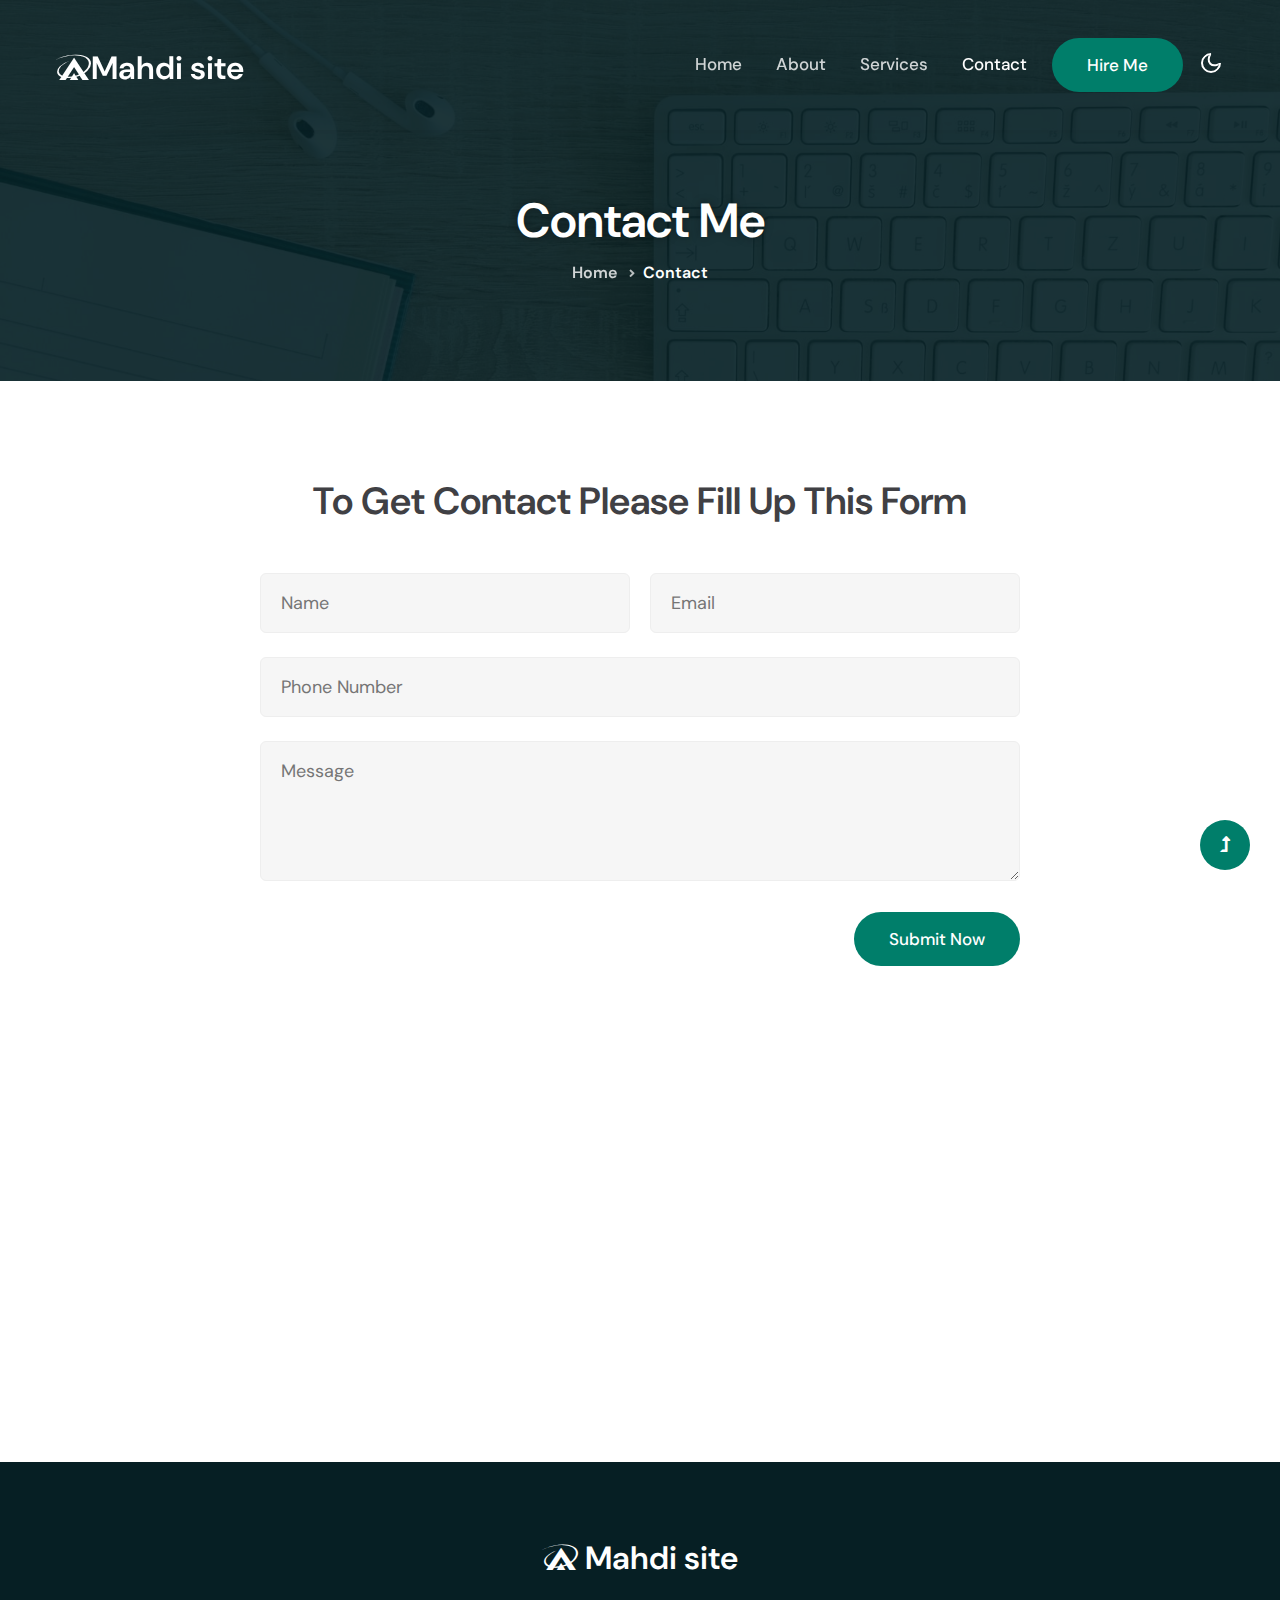
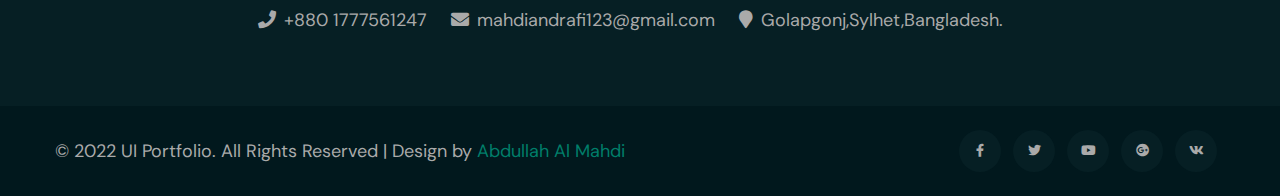
<file: contact.html>
<!--
Author: W3layouts
Author URL: http://w3layouts.com
-->
<!doctype html>
<html lang="en">

<head>
    <!-- Required meta tags -->
    <meta charset="utf-8">
    <meta name="viewport" content="width=device-width, initial-scale=1, shrink-to-fit=no">
    <title>Mahdi site</title>

    <!-- google-fonts -->
    <link href="//fonts.googleapis.com/css2?family=Dosis:wght@300;400;500;600;800&display=swap" rel="stylesheet">
    <link href="//fonts.googleapis.com/css2?family=DM+Sans:wght@400;500;700&display=swap" rel="stylesheet">
    <!-- //google-fonts -->

    <!-- Template CSS Style link -->
    <link rel="stylesheet" href="assets/css/style-liberty.css">

</head>

<body>


   
   
      
<!--header-->
<header id="site-header" class="fixed-top">
    <div class="container">
        <nav class="navbar navbar-expand-lg stroke">
            <h1>
                <a class="navbar-brand" href="index.html">
                    <i class="fab fa-asymmetrik"></i>Mahdi site
                </a>
            </h1>
            <!-- if logo is image enable this   
        <a class="navbar-brand" href="#index.html">
            <img src="image-path" alt="Your logo" title="Your logo" style="height:35px;" />
        </a> -->
            <button class="navbar-toggler collapsed bg-gradient" type="button" data-bs-toggle="collapse"
                data-bs-target="#navbarTogglerDemo02" aria-controls="navbarTogglerDemo02" aria-expanded="false"
                aria-label="Toggle navigation">
                <span class="navbar-toggler-icon fa icon-expand fa-bars"></span>
                <span class="navbar-toggler-icon fa icon-close fa-times"></span>
            </button>

            <div class="collapse navbar-collapse" id="navbarTogglerDemo02">
                <ul class="navbar-nav ms-lg-auto align-items-center">
                    <li class="nav-item">
                        <a class="nav-link" href="index.html">Home <span class="sr-only">(current)</span></a>
                    </li>
                    <li class="nav-item">
                        <a class="nav-link" href="about.html">About</a>
                    </li>
                    <li class="nav-item">
                        <a class="nav-link" href="services.html">Services</a>
                    </li>
                    <li class="nav-item active">
                        <a class="nav-link" href="contact.html">Contact</a>
                    </li>

                    <!--/right-btn-->
                    <div class="header-btn mx-2">
                        <a class="btn btn-style btn-primary mr-lg-5" href="contact.html"> Hire Me</a>
                    </div>
                    <!--/right-btn-->

                </ul>
            </div>

            <!-- search -->
            
            <!-- //search -->
            
            <!-- toggle switch for light and dark theme -->
            <div class="cont-ser-position">
                <nav class="navigation">
                    <div class="theme-switch-wrapper">
                        <label class="theme-switch" for="checkbox">
                            <input type="checkbox" id="checkbox">
                            <div class="mode-container">
                                <i class="gg-sun"></i>
                                <i class="gg-moon"></i>
                            </div>
                        </label>
                    </div>
                </nav>
            </div>
            <!-- //toggle switch for light and dark theme -->
        </nav>
    </div>
</header>
<!--//header-->


<!-- contact banner -->
<section class="w3l-about-breadcrumb text-center">
    <div class="breadcrumb-bg breadcrumb-bg-about py-5">
        <div class="container py-lg-5 mt-5">
            <div class="banner-info-grid mt-5">
                <h2 class="w3l-title-breadcrumb">Contact me</h2>
            </div>
            <ul class="breadcrumbs-custom-path">
                <li><a href="index.html">Home</a></li>
                <li class="active"><span class="fa fa-angle-right mx-2" aria-hidden="true"></span>Contact</li>
            </ul>
        </div>
    </div>
</section>
<!-- //contact banner -->



<!-- contact -->
<section class="w3l-contacts-12">
    <div class="contact-top pt-5">
        <div class="container py-lg-5 py-2">
            <div class="title-heading-w3 mx-auto text-center mb-sm-5 mb-4">
                <h3 class="w3l-title-main">To get contact please fill up this form</h3>
            </div>
            <div class="d-grid cont-main-top">
                <!-- contact form -->
                <div class="contacts12-main">
                    <form action="https://mail.google.com/mail/compose/sent/submitForm" method="post" class="main-input">
                        <div class="top-inputs d-grid">
                            <input type="text" placeholder="Name" name="w3lName" id="w3lName" required="">
                            <input type="email" name="email" placeholder="Email" id="w3lSender" required="">
                        </div>
                        <input type="text" placeholder="Phone Number" name="w3lName" id="w3lName" required="">
                        <textarea placeholder="Message" name="w3lMessage" id="w3lMessage" required=""></textarea>
                        <div class="text-end">
                            <button type="submit" class="btn btn-primary btn-style">Submit Now</button>
                        </div>
                    </form>
                </div>
                <!-- //contact form -->
            </div>
        </div>
        <!-- map -->
        <div class="map mt-5">
            <iframe src="https://www.google.com/maps/embed?pb=!1m18!1m12!1m3!1d11261.923883743037!2d92.0077132376948!3d24.79801235264699!2m3!1f0!2f0!3f0!3m2!1i1024!2i768!4f13.1!3m3!1m2!1s0x3751b2271ec032cf%3A0xa7625c1c079083b6!2sPurkayesto%20Bazar!5e1!3m2!1sbn!2sbd!4v1682553925091!5m2!1sbn!2sbd" width="600" height="450" style="border:0;" allowfullscreen="" loading="lazy" referrerpolicy="no-referrer-when-downgrade"></iframe>
        </div>
        <!-- //map -->
    </div>
</section>
<!-- //contact -->


<!-- footer -->
<footer class="text-center">
    <div class="footer py-5">
        <div class="container py-md-4">
            <div clss="footer-logo">
                <a class="logo" href="index.html">
                    <i class="fab fa-asymmetrik"></i> Mahdi site
                </a>
            </div>
            <div class="footer-contact-info mt-4">
                <ul>
                    <li>
                        <a href="tel:+880 1777561247" class="contact-text-sub">
                            <span class="fas fa-phone me-2"></span>+880 1777561247</a>
                    </li>
                    <li>
                        <a href="mailto:mahdiandrafi123@gmail.com" class="contact-text-sub">
                            <span class="fas fa-envelope me-2"></span>mahdiandrafi123@gmail.com </a>
                    </li>
                    <li>
                        <p class="contact-text-sub"> 
                            <span class="fas fa-map-marker me-2"></span>Golapgonj,Sylhet,Bangladesh.</p>
                    </li>
                </ul>
            </div>
        </div>
    </div>
    <div class="container py-4">
        <div class="row footer-grids">
            <div class="col-lg-6 copyright text-lg-start text-center align-center">
                <p>© 2022 UI Portfolio. All Rights Reserved | Design by <a href="index.html"> Abdullah Al Mahdi</a> </p>
            </div>
            <div class="col-lg-6 text-lg-end text-center mt-lg-0 mt-4">
                <div class="social">
                    <ul>
                        <li><a href="https://www.facebook.com/profile.php?id=100029174469675"><span class="fab me-2 fa-facebook-f"></span></a></li>
                        <li><a href="https://twitter.com/Absullah77756"><span class="fab me-2 fa-twitter"></span></a></li>
                        <li><a href="https://youtube.com/@Abllah"><span class="fab me-2 fa-youtube"></span></a></li>
                        <li><a href="https://www.google.com/"><span class="fab me-2 fa-google-plus"></span></a></li>
                        <li><a href="#url"><span class="fab me-2 fa-vk"></span></a></li>
                    </ul>
                </div>
            </div>
        </div>
    </div>
</footer>
<!-- //footer -->



<!-- Js scripts -->
<!-- move top -->
<button onclick="topFunction()" id="movetop" title="Go to top">
    <span class="fas fa-level-up-alt" aria-hidden="true"></span>
</button>
<script>
    // When the user scrolls down 20px from the top of the document, show the button
    window.onscroll = function () {
        scrollFunction()
    };

    function scrollFunction() {
        if (document.body.scrollTop > 20 || document.documentElement.scrollTop > 20) {
            document.getElementById("movetop").style.display = "block";
        } else {
            document.getElementById("movetop").style.display = "none";
        }
    }

    // When the user clicks on the button, scroll to the top of the document
    function topFunction() {
        document.body.scrollTop = 0;
        document.documentElement.scrollTop = 0;
    }
</script>
<!-- //move top -->

<!-- common jquery plugin -->
<script src="assets/js/jquery-3.3.1.min.js"></script>
<!-- //common jquery plugin -->

<!-- theme switch js (light and dark)-->
<script src="assets/js/theme-change.js"></script>
<!-- //theme switch js (light and dark)-->

<!--search-bar-->
<script src="assets/js/search.js"></script>
<!--//search-bar-->

<!--/stats-number-counter-->
<script src="assets/js/jquery.waypoints.min.js"></script>
<script src="assets/js/jquery.countup.js"></script>
<script>
    $('.counter').countUp();

</script>
<!--//stats-number-counter-->

<!--/owlcarousel-->
<script src="assets/js/owl.carousel.js"></script>
<!-- //tesimonials-->
<script>
    $(document).ready(function () {
      $("#owl-demo1").owlCarousel({
        loop: true,
        margin: 30,
        nav: false,
        responsiveClass: true,
        responsive: {
          0: {
            items: 1,
            nav: false
          },
          768: {
            items: 2,
            nav: false
          },
          1024: {
            items: 3,
            nav: false
          }
        }
      })
    })
  </script>
<!-- //tesimonials-->

<!-- /typig-text-->
<script>
    const typedTextSpan = document.querySelector(".typed-text");
    const cursorSpan = document.querySelector(".cursor");

    const textArray = ["Web Designer", "Web Developer", "Photographer", "Freelancer"];
    const typingDelay = 200;
    const erasingDelay = 10;
    const newTextDelay = 100; // Delay between current and next text
    let textArrayIndex = 0;
    let charIndex = 0;

    function type() {
        if (charIndex < textArray[textArrayIndex].length) {
            if (!cursorSpan.classList.contains("typing")) cursorSpan.classList.add("typing");
            typedTextSpan.textContent += textArray[textArrayIndex].charAt(charIndex);
            charIndex++;
            setTimeout(type, typingDelay);
        } else {
            cursorSpan.classList.remove("typing");
            setTimeout(erase, newTextDelay);
        }
    }

    function erase() {
        if (charIndex > 0) {
            // add class 'typing' if there's none
            if (!cursorSpan.classList.contains("typing")) {
                cursorSpan.classList.add("typing");
            }
            typedTextSpan.textContent = textArray[textArrayIndex].substring(0, 0);
            charIndex--;
            setTimeout(erase, erasingDelay);
        } else {
            cursorSpan.classList.remove("typing");
            textArrayIndex++;
            if (textArrayIndex >= textArray.length) textArrayIndex = 0;
            setTimeout(type, typingDelay);
        }
    }

    document.addEventListener("DOMContentLoaded", function () { // On DOM Load initiate the effect
        if (textArray.length) setTimeout(type, newTextDelay + 250);
    });
</script>
<!-- //typig-text-->


<!-- jQuery-Photo-filter-lightbox-portfolio-plugin -->
<script src="assets/js/jquery-1.7.2.js"></script>
<script src="assets/js/jquery.quicksand.js"></script>
<script src="assets/js/script.js"></script>
<script src="assets/js/jquery.prettyPhoto.js"></script>
<!-- //jQuery-Photo-filter-lightbox-portfolio-plugin -->

<!-- MENU-JS -->
<script>
    $(window).on("scroll", function () {
        var scroll = $(window).scrollTop();

        if (scroll >= 80) {
            $("#site-header").addClass("nav-fixed");
        } else {
            $("#site-header").removeClass("nav-fixed");
        }
    });

    //Main navigation Active Class Add Remove
    $(".navbar-toggler").on("click", function () {
        $("header").toggleClass("active");
    });
    $(document).on("ready", function () {
        if ($(window).width() > 991) {
            $("header").removeClass("active");
        }
        $(window).on("resize", function () {
            if ($(window).width() > 991) {
                $("header").removeClass("active");
            }
        });
    });
</script>
<!-- //MENU-JS -->

<!-- disable body scroll which navbar is in active -->
<script>
    $(function () {
        $('.navbar-toggler').click(function () {
            $('body').toggleClass('noscroll');
        })
    });
</script>
<!-- //disable body scroll which navbar is in active -->

<!--bootstrap-->
<script src="assets/js/bootstrap.min.js"></script>
<!-- //bootstrap-->
<!-- //Js scripts -->

</body>

</html>
</file>
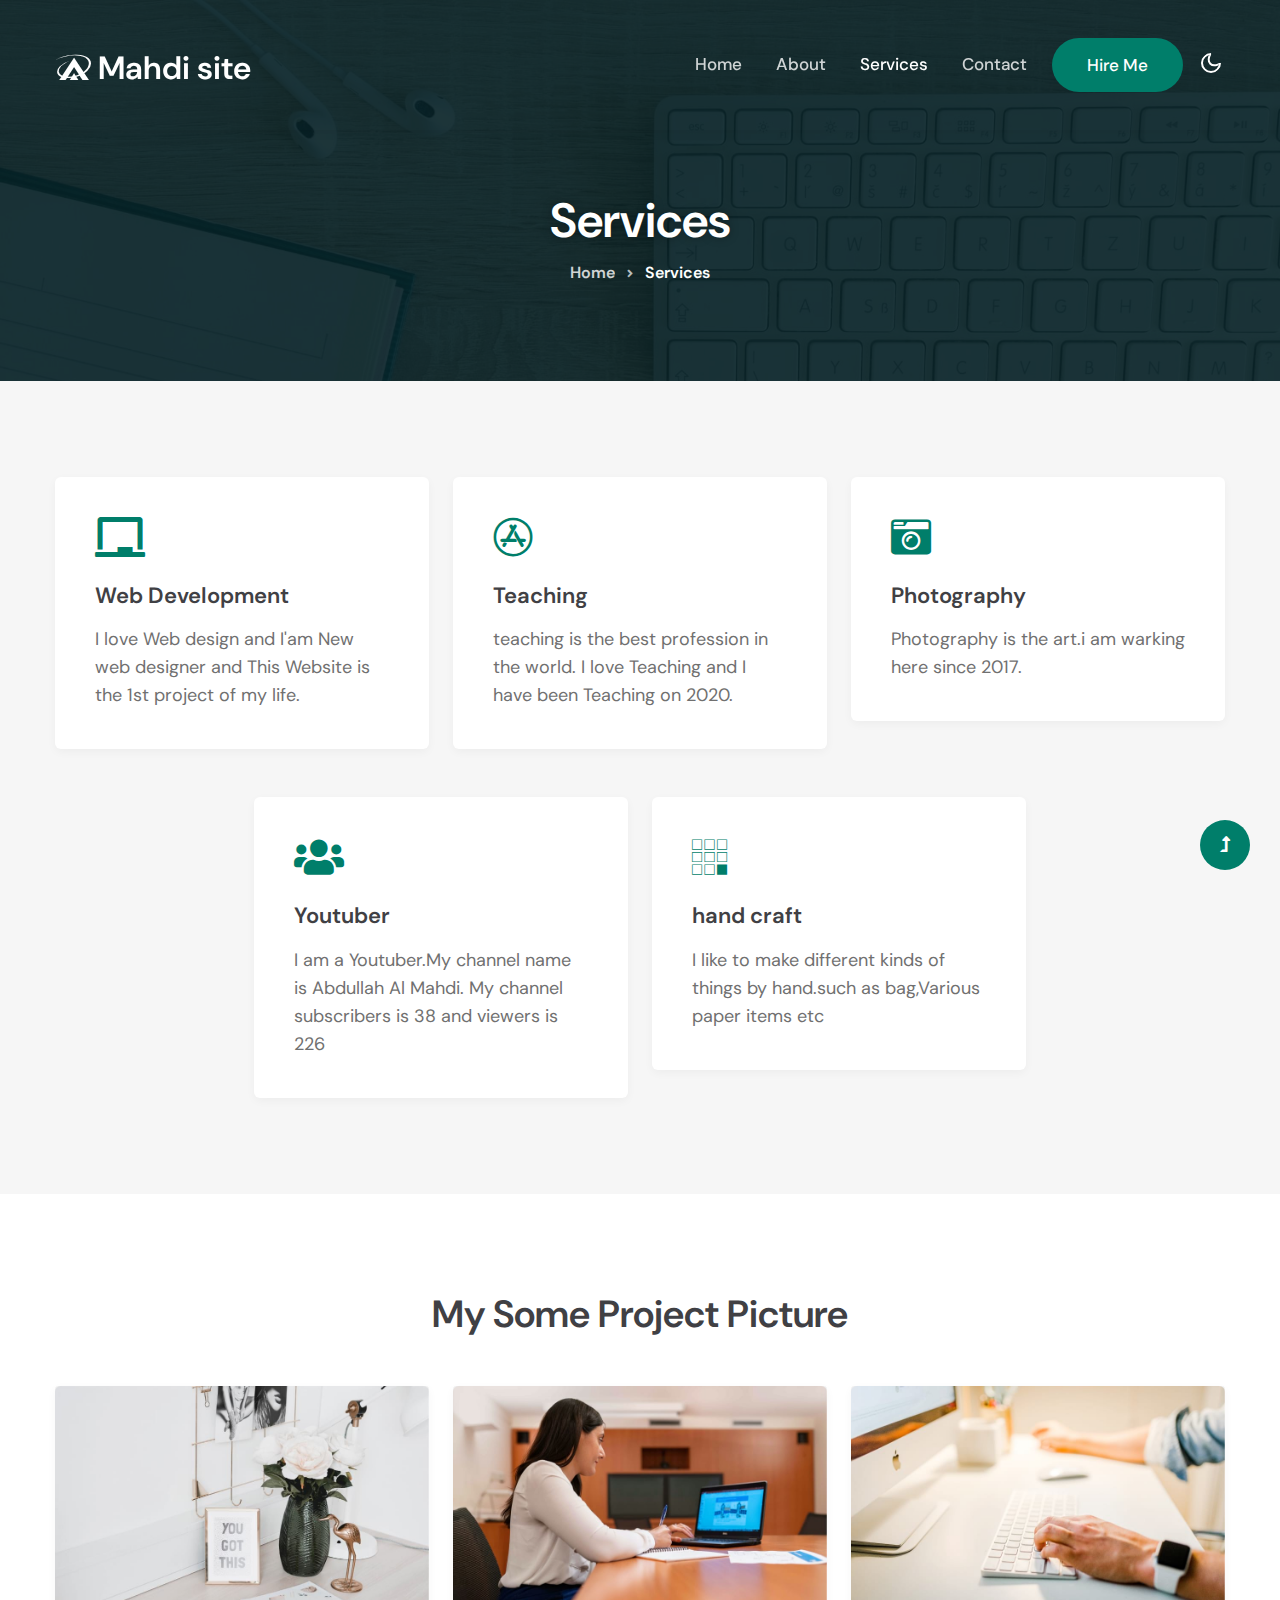
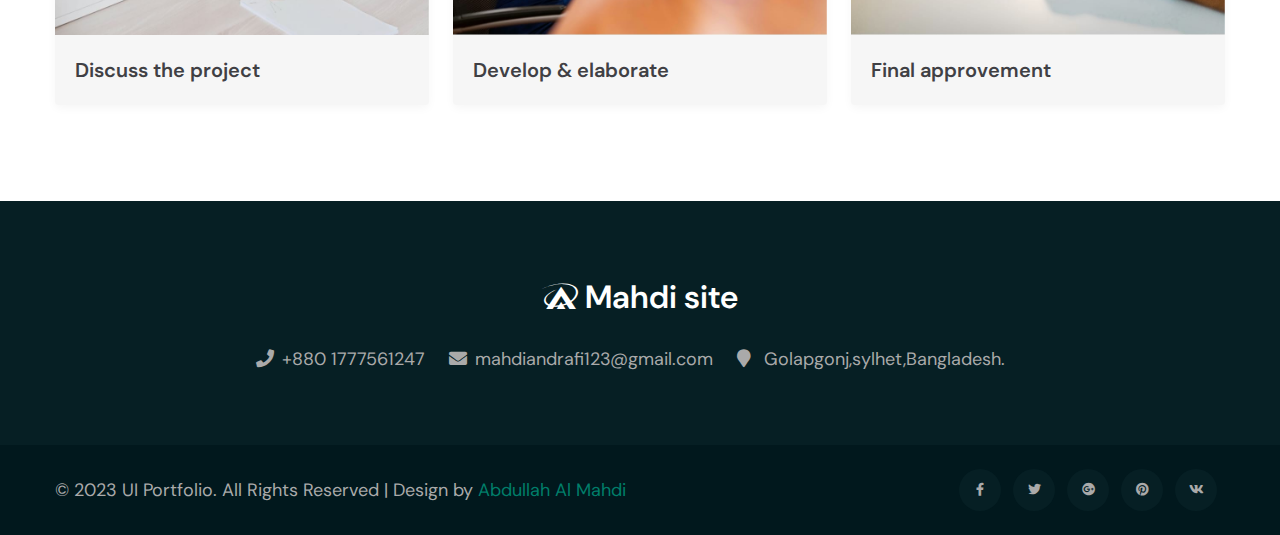
<file: services.html>
<!--
Author: W3layouts
Author URL: http://w3layouts.com
-->
<!doctype html>
<html lang="en">

<head>
    <!-- Required meta tags -->
    <meta charset="utf-8">
    <meta name="viewport" content="width=device-width, initial-scale=1, shrink-to-fit=no">
    <title> Mahdi site </title>

    <!-- google-fonts -->
    <link href="//fonts.googleapis.com/css2?family=Dosis:wght@300;400;500;600;800&display=swap" rel="stylesheet">
    <link href="//fonts.googleapis.com/css2?family=DM+Sans:wght@400;500;700&display=swap" rel="stylesheet">
    <!-- //google-fonts -->

    <!-- Template CSS Style link -->
    <link rel="stylesheet" href="assets/css/style-liberty.css">

</head>

<body>



<!--header-->
<header id="site-header" class="fixed-top">
    <div class="container">
        <nav class="navbar navbar-expand-lg stroke">
            <h1>
                <a class="navbar-brand" href="index.html">
                    <i class="fab fa-asymmetrik"></i> Mahdi site
                </a>
            </h1>
            <!-- if logo is image enable this   
        <a class="navbar-brand" href="#index.html">
            <img src="image-path" alt="Your logo" title="Your logo" style="height:35px;" />
        </a> -->
            <button class="navbar-toggler collapsed bg-gradient" type="button" data-bs-toggle="collapse"
                data-bs-target="#navbarTogglerDemo02" aria-controls="navbarTogglerDemo02" aria-expanded="false"
                aria-label="Toggle navigation">
                <span class="navbar-toggler-icon fa icon-expand fa-bars"></span>
                <span class="navbar-toggler-icon fa icon-close fa-times"></span>
            </button>

            <div class="collapse navbar-collapse" id="navbarTogglerDemo02">
                <ul class="navbar-nav ms-lg-auto align-items-center">
                    <li class="nav-item">
                        <a class="nav-link" href="index.html">Home <span class="sr-only">(current)</span></a>
                    </li>
                    <li class="nav-item">
                        <a class="nav-link" href="about.html">About</a>
                    </li>
                    <li class="nav-item active">
                        <a class="nav-link" href="services.html">Services</a>
                    </li>
                    <li class="nav-item">
                        <a class="nav-link" href="contact.html">Contact</a>
                    </li>

                    <!--/right-btn-->
                    <div class="header-btn mx-2">
                        <a class="btn btn-style btn-primary mr-lg-5" href="contact.html"> Hire Me</a>
                    </div>
                    <!--/right-btn-->

                </ul>
            </div>

            <!-- search -->
            
            <!-- //search -->
            
            <!-- toggle switch for light and dark theme -->
            <div class="cont-ser-position">
                <nav class="navigation">
                    <div class="theme-switch-wrapper">
                        <label class="theme-switch" for="checkbox">
                            <input type="checkbox" id="checkbox">
                            <div class="mode-container">
                                <i class="gg-sun"></i>
                                <i class="gg-moon"></i>
                            </div>
                        </label>
                    </div>
                </nav>
            </div>
            <!-- //toggle switch for light and dark theme -->
        </nav>
    </div>
</header>
<!--//header-->


<!-- Services banner -->
<section class="w3l-about-breadcrumb text-center">
    <div class="breadcrumb-bg breadcrumb-bg-about py-5">
        <div class="container py-lg-5 mt-5">
            <div class="banner-info-grid mt-5">
                <h2 class="w3l-title-breadcrumb">Services</h2>
            </div>
            <ul class="breadcrumbs-custom-path">
                <li><a href="http://127.0.0.1:5500/index.html">Home</a></li>
                <li class="active"><span class="fa fa-angle-right mx-2" aria-hidden="true"></span> Services</li>
            </ul>
        </div>
    </div>
</section>
<!-- //Services banner -->



<!-- Services Section -->
<section class="about-section py-5">
    <div class="container py-lg-5 py-md-4 py-2">
        <div class="row justify-content-center">
            <div class="col-lg-4 col-md-6">
                <div class="about-single">
                    <div class="about-icon mb-4">
                        <i class="fas fa-chalkboard"></i>
                    </div>
                    <div class="about-content">
                        <h5 class="mb-3"><a href="about.html">Web Development</a></h5>
                        <p>I love Web design and I'am New web designer and This Website is the 1st project of my life.</p>
                    </div>
                </div>
            </div>
            <div class="col-lg-4 col-md-6 mt-md-0 mt-3">
                <div class="about-single">
                    <div class="about-icon mb-4">
                        <i class="fab fa-app-store"></i>
                    </div>
                    <div class="about-content">
                        <h5 class="mb-3"><a href="about.html">Teaching</a></h5>
                        <p>teaching is the best profession in the world. I love Teaching and I have been Teaching on 2020.</p>
                    </div>
                </div>
            </div>
            <div class="col-lg-4 col-md-6 mt-lg-0 mt-3">
                <div class="about-single">
                    <div class="about-icon mb-4">
                        <i class="fas fa-camera-retro"></i>
                    </div>
                    <div class="about-content">
                        <h5 class="mb-3"><a href="about.html">Photography</a></h5>
                        <p>Photography is the art.i am warking here since 2017. </p>
                    </div>
                </div>
            </div>
            <div class="col-lg-4 col-md-6 mt-lg-5 mt-4">
                <div class="about-single">
                    <div class="about-icon mb-4">
                        <i class="fas fa-users"></i>
                    </div>
                    <div class="about-content">
                        <h5 class="mb-3"><a href="about.html">Youtuber</a></h5>
                        <p>I am a Youtuber.My channel name is Abdullah Al Mahdi. My channel subscribers is 38 and viewers is 226 </p>
                    </div>
                </div>
            </div>
            <div class="col-lg-4 col-md-6 mt-lg-5 mt-4">
                <div class="about-single">
                    <div class="about-icon mb-4">
                        <i class="fab fa-buromobelexperte"></i>
                    </div>
                    <div class="about-content">
                        <h5 class="mb-3"><a href="about.html">hand craft</a></h5>
                        <p>I like to make different kinds of things by hand.such as bag,Various paper items etc</p>
                    </div>
                </div>
            </div>
           
        </div>
    </div>
</section>
<!-- //Services Section -->


<div class="service-section py-5">
    <div class="container py-lg-5 py-md-4 py-2">
        <div class="title-heading-w3 mx-auto text-center mb-sm-5 mb-4">
            <h3 class="w3l-title-main">My some project picture </h3>
        </div>
        <div class="row justify-content-center">
            <div class="col-lg-4 col-sm-6 item">
                <div class="card">
                    <div class="card-header p-0 position-relative border-0">
                        <a href="services.html">
                            <img class="d-block img-responsive" src="assets/images/blog3.jpg" alt="card-image">
                        </a>
                    </div>
                    <div class="card-body service-details">
                        <a href="services.html" class="service-heading">Discuss the project </a>
                    </div>
                </div>
            </div>
            <div class="col-lg-4 col-sm-6 mt-sm-0 mt-4 pt-sm-0 pt-2">
                <div class="card">
                    <div class="card-header p-0 position-relative border-0">
                        <a href="services.html">
                            <img class="d-block img-responsive" src="assets/images/blog4.jpg" alt="card-image">
                        </a>
                    </div>
                    <div class="card-body service-details">
                        <a href="services.html" class="service-heading">Develop & elaborate </a>
                    </div>
                </div>
            </div>
            <div class="col-lg-4 col-sm-6 mt-lg-0 mt-4 pt-lg-0 pt-2">
                <div class="card">
                    <div class="card-header p-0 position-relative border-0">
                        <a href="services.html">
                            <img class="d-block img-responsive" src="assets/images/blog6.jpg" alt="card-image">
                        </a>
                    </div>
                    <div class="card-body service-details">
                        <a href="services.html" class="service-heading">Final approvement </a>
                    </div>
                </div>
            </div>
        </div>
    </div>
</div>


<!-- footer -->
<footer class="text-center">
    <div class="footer py-5">
        <div class="container py-md-4">
            <div clss="footer-logo">
                <a class="logo" href="index.html">
                    <i class="fab fa-asymmetrik"></i> Mahdi site
                </a>
            </div>
            <div class="footer-contact-info mt-4">
                <ul>
                    <li>
                        <a href="tel:+880 1777561247" class="contact-text-sub">
                            <span class="fas fa-phone me-2"></span>+880 1777561247</a>
                    </li>
                    <li>
                        <a href="mailto:mahdiandrafi123@gmail.com" class="contact-text-sub">
                            <span class="fas fa-envelope me-2"></span>mahdiandrafi123@gmail.com </a>
                    </li>
                    <li>
                        <p class="contact-text-sub"> 
                            <span class="fas fa-map-marker me-2"></span> Golapgonj,sylhet,Bangladesh. </p>
                    </li>
                </ul>
            </div>
        </div>
    </div>
    <div class="container py-4">
        <div class="row footer-grids">
            <div class="col-lg-6 copyright text-lg-start text-center align-center">
                <p>© 2023 UI Portfolio. All Rights Reserved | Design by <a href="http://127.0.0.1:5500/index.html"> Abdullah Al Mahdi </a> </p>
            </div>
            <div class="col-lg-6 text-lg-end text-center mt-lg-0 mt-4">
                <div class="social">
                    <ul>
                        <li><a href="https://www.facebook.com/profile.php?id=100029174469675"><span class="fab me-2 fa-facebook-f"></span></a></li>
                        <li><a href="https://twitter.com/Absullah77756"><span class="fab me-2 fa-twitter"></span></a></li>
                        <li><a href="https://www.google.com/"><span class="fab me-2 fa-google-plus"></span></a></li>
                        <li><a href="#url"><span class="fab me-2 fa-pinterest"></span></a></li>
                        <li><a href="#url"><span class="fab me-2 fa-vk"></span></a></li>
                    </ul>
                </div>
            </div>
        </div>
    </div>
</footer>
<!-- //footer -->



<!-- Js scripts -->
<!-- move top -->
<button onclick="topFunction()" id="movetop" title="Go to top">
    <span class="fas fa-level-up-alt" aria-hidden="true"></span>
</button>
<script>
    // When the user scrolls down 20px from the top of the document, show the button
    window.onscroll = function () {
        scrollFunction()
    };

    function scrollFunction() {
        if (document.body.scrollTop > 20 || document.documentElement.scrollTop > 20) {
            document.getElementById("movetop").style.display = "block";
        } else {
            document.getElementById("movetop").style.display = "none";
        }
    }

    // When the user clicks on the button, scroll to the top of the document
    function topFunction() {
        document.body.scrollTop = 0;
        document.documentElement.scrollTop = 0;
    }
</script>
<!-- //move top -->

<!-- common jquery plugin -->
<script src="assets/js/jquery-3.3.1.min.js"></script>
<!-- //common jquery plugin -->

<!-- theme switch js (light and dark)-->
<script src="assets/js/theme-change.js"></script>
<!-- //theme switch js (light and dark)-->

<!--search-bar-->
<script src="assets/js/search.js"></script>
<!--//search-bar-->

<!--/stats-number-counter-->
<script src="assets/js/jquery.waypoints.min.js"></script>
<script src="assets/js/jquery.countup.js"></script>
<script>
    $('.counter').countUp();

</script>
<!--//stats-number-counter-->

<!--/owlcarousel-->
<script src="assets/js/owl.carousel.js"></script>
<!-- //tesimonials-->
<script>
    $(document).ready(function () {
      $("#owl-demo1").owlCarousel({
        loop: true,
        margin: 30,
        nav: false,
        responsiveClass: true,
        responsive: {
          0: {
            items: 1,
            nav: false
          },
          768: {
            items: 2,
            nav: false
          },
          1024: {
            items: 3,
            nav: false
          }
        }
      })
    })
  </script>
<!-- //tesimonials-->

<!-- //brands-->
<script>
    $(document).ready(function() {
        $("#owl-demo").owlCarousel({
            loop: true,
            nav: false,
            autoplay: true,
            autoplaySpeed: 1500,
            responsiveClass: true,
            responsive: {
                0: {
                    items: 2,
                    nav: false
                },
                568: {
                    items: 3,
                    nav: false
                },
                768: {
                    items: 4,
                    nav: false
                }
            }
        })
    })

</script>
<!-- //brands-->

<!-- /typig-text-->
<script>
    const typedTextSpan = document.querySelector(".typed-text");
    const cursorSpan = document.querySelector(".cursor");

    const textArray = ["Web Designer", "Web Developer", "Photographer", "Freelancer"];
    const typingDelay = 200;
    const erasingDelay = 10;
    const newTextDelay = 100; // Delay between current and next text
    let textArrayIndex = 0;
    let charIndex = 0;

    function type() {
        if (charIndex < textArray[textArrayIndex].length) {
            if (!cursorSpan.classList.contains("typing")) cursorSpan.classList.add("typing");
            typedTextSpan.textContent += textArray[textArrayIndex].charAt(charIndex);
            charIndex++;
            setTimeout(type, typingDelay);
        } else {
            cursorSpan.classList.remove("typing");
            setTimeout(erase, newTextDelay);
        }
    }

    function erase() {
        if (charIndex > 0) {
            // add class 'typing' if there's none
            if (!cursorSpan.classList.contains("typing")) {
                cursorSpan.classList.add("typing");
            }
            typedTextSpan.textContent = textArray[textArrayIndex].substring(0, 0);
            charIndex--;
            setTimeout(erase, erasingDelay);
        } else {
            cursorSpan.classList.remove("typing");
            textArrayIndex++;
            if (textArrayIndex >= textArray.length) textArrayIndex = 0;
            setTimeout(type, typingDelay);
        }
    }

    document.addEventListener("DOMContentLoaded", function () { // On DOM Load initiate the effect
        if (textArray.length) setTimeout(type, newTextDelay + 250);
    });
</script>
<!-- //typig-text-->


<!-- jQuery-Photo-filter-lightbox-portfolio-plugin -->
<script src="assets/js/jquery-1.7.2.js"></script>
<script src="assets/js/jquery.quicksand.js"></script>
<script src="assets/js/script.js"></script>
<script src="assets/js/jquery.prettyPhoto.js"></script>
<!-- //jQuery-Photo-filter-lightbox-portfolio-plugin -->

<!-- MENU-JS -->
<script>
    $(window).on("scroll", function () {
        var scroll = $(window).scrollTop();

        if (scroll >= 80) {
            $("#site-header").addClass("nav-fixed");
        } else {
            $("#site-header").removeClass("nav-fixed");
        }
    });

    //Main navigation Active Class Add Remove
    $(".navbar-toggler").on("click", function () {
        $("header").toggleClass("active");
    });
    $(document).on("ready", function () {
        if ($(window).width() > 991) {
            $("header").removeClass("active");
        }
        $(window).on("resize", function () {
            if ($(window).width() > 991) {
                $("header").removeClass("active");
            }
        });
    });
</script>
<!-- //MENU-JS -->

<!-- disable body scroll which navbar is in active -->
<script>
    $(function () {
        $('.navbar-toggler').click(function () {
            $('body').toggleClass('noscroll');
        })
    });
</script>
<!-- //disable body scroll which navbar is in active -->

<!--bootstrap-->
<script src="assets/js/bootstrap.min.js"></script>
<!-- //bootstrap-->
<!-- //Js scripts -->

</body>

</html>
</file>
<file: assets/css/style-liberty.css>
@charset "UTF-8";

/*--
Author: W3layouts
Author URL: http://w3layouts.com
--*/


/*!
 * Bootstrap v5.0.1 (https://getbootstrap.com/)
 * Copyright 2011-2021 The Bootstrap Authors
 * Copyright 2011-2021 Twitter, Inc.
 * Licensed under MIT (https://github.com/twbs/bootstrap/blob/main/LICENSE)
 */
:root {
  --bs-blue: #0d6efd;
  --bs-indigo: #6610f2;
  --bs-purple: #6f42c1 --bs-pink: #d63384;
  --bs-red: #dc3545;
  --bs-orange: #fd7e14;
  --bs-yellow: #ffc107;
  --bs-green: #198754;
  --bs-teal: #20c997;
  --bs-cyan: #0dcaf0;
  --bs-white: #fff;
  --bs-gray: #6c757d;
  --bs-gray-dark: #343a40;
  --bs-primary: #0d6efd;
  --bs-secondary: #6c757d;
  --bs-success: #198754;
  --bs-info: #0dcaf0;
  --bs-warning: #ffc107;
  --bs-danger: #dc3545;
  --bs-light: #f8f9fa;
  --bs-dark: #212529;
  --bs-font-sans-serif: system-ui, -apple-system, "Segoe UI", Roboto, "Helvetica Neue", Arial, "Noto Sans", "Liberation Sans", sans-serif, "Apple Color Emoji", "Segoe UI Emoji", "Segoe UI Symbol", "Noto Color Emoji";
  --bs-font-monospace: SFMono-Regular, Menlo, Monaco, Consolas, "Liberation Mono", "Courier New", monospace;
  --bs-gradient: linear-gradient(180deg, rgba(255, 255, 255, 0.15), rgba(255, 255, 255, 0))
}

*,
::after,
::before {
  box-sizing: border-box
}

@media (prefers-reduced-motion:no-preference) {
  :root {
    scroll-behavior: smooth
  }
}

body {
  margin: 0;
  font-family: 'DM Sans', sans-serif;
  font-size: 1rem;
  font-weight: 400;
  line-height: 1.5;
  color: #212529;
  background-color: #fff;
  -webkit-text-size-adjust: 100%;
  -webkit-tap-highlight-color: transparent
}

.row pt-lg-5 pt-4{
  width: 235px;
}


hr {
  margin: 1rem 0;
  color: inherit;
  background-color: currentColor;
  border: 0;
  opacity: .25
}

hr:not([size]) {
  height: 1px
}

.h1,
.h2,
.h3,
.h4,
.h5,
.h6,
h1,
h2,
h3,
h4,
h5,
h6 {
  margin-top: 0;
  margin-bottom: .5rem;
  font-weight: 700;
  line-height: 1.2
}

.h1,
h1 {
  font-size: calc(1.375rem + 1.5vw)
}

@media (min-width:1200px) {

  .h1,
  h1 {
    font-size: 2.5rem
  }
}

.h2,
h2 {
  font-size: calc(1.325rem + .9vw)
}

@media (min-width:1200px) {

  .h2,
  h2 {
    font-size: 2rem
  }
}

.h3,
h3 {
  font-size: calc(1.3rem + .6vw)
}

@media (min-width:1200px) {

  .h3,
  h3 {
    font-size: 1.75rem
  }
}

.h4,
h4 {
  font-size: calc(1.275rem + .3vw)
}

@media (min-width:1200px) {

  .h4,
  h4 {
    font-size: 1.5rem
  }
}

.h5,
h5 {
  font-size: 1.25rem
}

.h6,
h6 {
  font-size: 1rem
}

p {
  margin-top: 0;
  margin-bottom: 1rem
}

abbr[data-bs-original-title],
abbr[title] {
  -webkit-text-decoration: underline dotted;
  text-decoration: underline dotted;
  cursor: help;
  -webkit-text-decoration-skip-ink: none;
  text-decoration-skip-ink: none
}

address {
  margin-bottom: 1rem;
  font-style: normal;
  line-height: inherit
}

ol,
ul {
  padding-left: 2rem
}

dl,
ol,
ul {
  margin-top: 0;
  margin-bottom: 1rem
}

ol ol,
ol ul,
ul ol,
ul ul {
  margin-bottom: 0
}

dt {
  font-weight: 700
}

dd {
  margin-bottom: .5rem;
  margin-left: 0
}

blockquote {
  margin: 0 0 1rem
}

b,
strong {
  font-weight: bolder
}

.small,
small {
  font-size: .875em
}

.mark,
mark {
  padding: .2em;
  background-color: #fcf8e3
}

sub,
sup {
  position: relative;
  font-size: .75em;
  line-height: 0;
  vertical-align: baseline
}

sub {
  bottom: -.25em
}

sup {
  top: -.5em
}

a {
  color: var(--primary-color);
  text-decoration: underline;

}

a:hover {
  color: var(--primary-color);
}

a:not([href]):not([class]),
a:not([href]):not([class]):hover {
  color: inherit;
  text-decoration: none
}

code,
kbd,
pre,
samp {
  font-family: 'DM Sans', sans-serif;
  font-size: 1em;
  direction: ltr;
  unicode-bidi: bidi-override
}

pre {
  display: block;
  margin-top: 0;
  margin-bottom: 1rem;
  overflow: auto;
  font-size: .875em
}

pre code {
  font-size: inherit;
  color: inherit;
  word-break: normal
}

code {
  font-size: .875em;
  color: #d63384;
  word-wrap: break-word
}

a>code {
  color: inherit
}

kbd {
  padding: .2rem .4rem;
  font-size: .875em;
  color: #fff;
  background-color: #212529;
  border-radius: .2rem
}

kbd kbd {
  padding: 0;
  font-size: 1em;
  font-weight: 700
}

figure {
  margin: 0 0 1rem
}

img,
svg {
  vertical-align: middle
}

table {
  caption-side: bottom;
  border-collapse: collapse
}

caption {
  padding-top: .5rem;
  padding-bottom: .5rem;
  color: #6c757d;
  text-align: left
}

th {
  text-align: inherit;
  text-align: -webkit-match-parent
}

tbody,
td,
tfoot,
th,
thead,
tr {
  border-color: inherit;
  border-style: solid;
  border-width: 0
}

label {
  display: inline-block
}

button {
  border-radius: 0
}

button:focus:not(:focus-visible) {
  outline: 0
}

button,
input,
optgroup,
select,
textarea {
  margin: 0;
  font-family: 'DM Sans', sans-serif;
  font-size: inherit;
  line-height: inherit
}

button,
select {
  text-transform: none
}

[role=button] {
  cursor: pointer
}

select {
  word-wrap: normal
}

select:disabled {
  opacity: 1
}

[list]::-webkit-calendar-picker-indicator {
  display: none
}

[type=button],
[type=reset],
[type=submit],
button {
  -webkit-appearance: button
}

[type=button]:not(:disabled),
[type=reset]:not(:disabled),
[type=submit]:not(:disabled),
button:not(:disabled) {
  cursor: pointer
}

::-moz-focus-inner {
  padding: 0;
  border-style: none
}

textarea {
  resize: vertical
}

fieldset {
  min-width: 0;
  padding: 0;
  margin: 0;
  border: 0
}

legend {
  float: left;
  width: 100%;
  padding: 0;
  margin-bottom: .5rem;
  font-size: calc(1.275rem + .3vw);
  line-height: inherit
}

@media (min-width:1200px) {
  legend {
    font-size: 1.5rem
  }
}

legend+* {
  clear: left
}

::-webkit-datetime-edit-day-field,
::-webkit-datetime-edit-fields-wrapper,
::-webkit-datetime-edit-hour-field,
::-webkit-datetime-edit-minute,
::-webkit-datetime-edit-month-field,
::-webkit-datetime-edit-text,
::-webkit-datetime-edit-year-field {
  padding: 0
}

::-webkit-inner-spin-button {
  height: auto
}

[type=search] {
  outline-offset: -2px;
  -webkit-appearance: textfield
}

::-webkit-search-decoration {
  -webkit-appearance: none
}

::-webkit-color-swatch-wrapper {
  padding: 0
}

::file-selector-button {
  font: inherit
}

::-webkit-file-upload-button {
  font: inherit;
  -webkit-appearance: button
}

output {
  display: inline-block
}

iframe {
  border: 0
}

summary {
  display: list-item;
  cursor: pointer
}

progress {
  vertical-align: baseline
}

[hidden] {
  display: none !important
}

.lead {
  font-size: 1.25rem;
  font-weight: 300
}

.display-1 {
  font-size: calc(1.625rem + 4.5vw);
  font-weight: 300;
  line-height: 1.2
}

@media (min-width:1200px) {
  .display-1 {
    font-size: 5rem
  }
}

.display-2 {
  font-size: calc(1.575rem + 3.9vw);
  font-weight: 300;
  line-height: 1.2
}

@media (min-width:1200px) {
  .display-2 {
    font-size: 4.5rem
  }
}

.display-3 {
  font-size: calc(1.525rem + 3.3vw);
  font-weight: 300;
  line-height: 1.2
}

@media (min-width:1200px) {
  .display-3 {
    font-size: 4rem
  }
}

.display-4 {
  font-size: calc(1.475rem + 2.7vw);
  font-weight: 300;
  line-height: 1.2
}

@media (min-width:1200px) {
  .display-4 {
    font-size: 3.5rem
  }
}

.display-5 {
  font-size: calc(1.425rem + 2.1vw);
  font-weight: 300;
  line-height: 1.2
}

@media (min-width:1200px) {
  .display-5 {
    font-size: 3rem
  }
}

.display-6 {
  font-size: calc(1.375rem + 1.5vw);
  font-weight: 300;
  line-height: 1.2
}

@media (min-width:1200px) {
  .display-6 {
    font-size: 2.5rem
  }
}

.list-unstyled {
  padding-left: 0;
  list-style: none
}

.list-inline {
  padding-left: 0;
  list-style: none
}

.list-inline-item {
  display: inline-block
}

.list-inline-item:not(:last-child) {
  margin-right: .5rem
}

.initialism {
  font-size: .875em;
  text-transform: uppercase
}

.blockquote {
  margin-bottom: 1rem;
  font-size: 1.25rem
}

.blockquote> :last-child {
  margin-bottom: 0
}

.blockquote-footer {
  margin-top: -1rem;
  margin-bottom: 1rem;
  font-size: .875em;
  color: #6c757d
}

.blockquote-footer::before {
  content: "— "
}

.img-fluid {
  max-width: 100%;
  height: auto;
  border-radius: var(--border-radius);
}

.img-fluide {
  max-width: 100%;
  height: auto;
  border-radius: var(--border-radius);
}

.img-thumbnail {
  padding: .25rem;
  background-color: #fff;
  border: 1px solid #dee2e6;
  border-radius: .25rem;
  max-width: 100%;
  height: auto
}

.figure {
  display: inline-block
}

.figure-img {
  margin-bottom: .5rem;
  line-height: 1
}

.figure-caption {
  font-size: .875em;
  color: #6c757d
}

.container,
.container-fluid,
.container-lg,
.container-md,
.container-sm,
.container-xl,
.container-xxl {
  width: 100%;
  padding-right: var(--bs-gutter-x, .75rem);
  padding-left: var(--bs-gutter-x, .75rem);
  margin-right: auto;
  margin-left: auto
}

@media (min-width:576px) {

  .container,
  .container-sm {
    max-width: 540px
  }
}

@media (min-width:768px) {

  .container,
  .container-md,
  .container-sm {
    max-width: 720px
  }
}

@media (min-width:992px) {

  .container,
  .container-lg,
  .container-md,
  .container-sm {
    max-width: 960px
  }
}

@media (min-width:1200px) {

  .container,
  .container-lg,
  .container-md,
  .container-sm,
  .container-xl {
    max-width: 1140px
  }
}

@media (min-width:1400px) {

  .container,
  .container-lg,
  .container-md,
  .container-sm,
  .container-xl,
  .container-xxl {
    max-width: 1320px
  }
}

.row {
  --bs-gutter-x: 1.5rem;
  --bs-gutter-y: 0;
  display: flex;
  flex-wrap: wrap;
  margin-top: calc(var(--bs-gutter-y) * -1);
  margin-right: calc(var(--bs-gutter-x)/ -2);
  margin-left: calc(var(--bs-gutter-x)/ -2)
}

.row>* {
  flex-shrink: 0;
  width: 100%;
  max-width: 100%;
  padding-right: calc(var(--bs-gutter-x)/ 2);
  padding-left: calc(var(--bs-gutter-x)/ 2);
  margin-top: var(--bs-gutter-y)
}

.col {
  flex: 1 0 0%
}

.row-cols-auto>* {
  flex: 0 0 auto;
  width: auto
}

.row-cols-1>* {
  flex: 0 0 auto;
  width: 100%
}

.row-cols-2>* {
  flex: 0 0 auto;
  width: 50%
}

.row-cols-3>* {
  flex: 0 0 auto;
  width: 33.3333333333%
}

.row-cols-4>* {
  flex: 0 0 auto;
  width: 25%
}

.row-cols-5>* {
  flex: 0 0 auto;
  width: 20%
}

.row-cols-6>* {
  flex: 0 0 auto;
  width: 16.6666666667%
}

.col-auto {
  flex: 0 0 auto;
  width: auto
}

.col-1 {
  flex: 0 0 auto;
  width: 8.3333333333%
}

.col-2 {
  flex: 0 0 auto;
  width: 16.6666666667%
}

.col-3 {
  flex: 0 0 auto;
  width: 25%
}

.col-4 {
  flex: 0 0 auto;
  width: 33.3333333333%
}

.col-5 {
  flex: 0 0 auto;
  width: 41.6666666667%
}

.col-6 {
  flex: 0 0 auto;
  width: 50%
}

.col-7 {
  flex: 0 0 auto;
  width: 58.3333333333%
}

.col-8 {
  flex: 0 0 auto;
  width: 66.6666666667%
}

.col-9 {
  flex: 0 0 auto;
  width: 75%
}

.col-10 {
  flex: 0 0 auto;
  width: 83.3333333333%
}

.col-11 {
  flex: 0 0 auto;
  width: 91.6666666667%
}

.col-12 {
  flex: 0 0 auto;
  width: 100%
}

.offset-1 {
  margin-left: 8.3333333333%
}

.offset-2 {
  margin-left: 16.6666666667%
}

.offset-3 {
  margin-left: 25%
}

.offset-4 {
  margin-left: 33.3333333333%
}

.offset-5 {
  margin-left: 41.6666666667%
}

.offset-6 {
  margin-left: 50%
}

.offset-7 {
  margin-left: 58.3333333333%
}

.offset-8 {
  margin-left: 66.6666666667%
}

.offset-9 {
  margin-left: 75%
}

.offset-10 {
  margin-left: 83.3333333333%
}

.offset-11 {
  margin-left: 91.6666666667%
}

.g-0,
.gx-0 {
  --bs-gutter-x: 0
}

.g-0,
.gy-0 {
  --bs-gutter-y: 0
}

.g-1,
.gx-1 {
  --bs-gutter-x: 0.25rem
}

.g-1,
.gy-1 {
  --bs-gutter-y: 0.25rem
}

.g-2,
.gx-2 {
  --bs-gutter-x: 0.5rem
}

.g-2,
.gy-2 {
  --bs-gutter-y: 0.5rem
}

.g-3,
.gx-3 {
  --bs-gutter-x: 1rem
}

.g-3,
.gy-3 {
  --bs-gutter-y: 1rem
}

.g-4,
.gx-4 {
  --bs-gutter-x: 1.5rem
}

.g-4,
.gy-4 {
  --bs-gutter-y: 1.5rem
}

.g-5,
.gx-5 {
  --bs-gutter-x: 3rem
}

.g-5,
.gy-5 {
  --bs-gutter-y: 3rem
}

@media (min-width:576px) {
  .col-sm {
    flex: 1 0 0%
  }

  .row-cols-sm-auto>* {
    flex: 0 0 auto;
    width: auto
  }

  .row-cols-sm-1>* {
    flex: 0 0 auto;
    width: 100%
  }

  .row-cols-sm-2>* {
    flex: 0 0 auto;
    width: 50%
  }

  .row-cols-sm-3>* {
    flex: 0 0 auto;
    width: 33.3333333333%
  }

  .row-cols-sm-4>* {
    flex: 0 0 auto;
    width: 25%
  }

  .row-cols-sm-5>* {
    flex: 0 0 auto;
    width: 20%
  }

  .row-cols-sm-6>* {
    flex: 0 0 auto;
    width: 16.6666666667%
  }

  .col-sm-auto {
    flex: 0 0 auto;
    width: auto
  }

  .col-sm-1 {
    flex: 0 0 auto;
    width: 8.3333333333%
  }

  .col-sm-2 {
    flex: 0 0 auto;
    width: 16.6666666667%
  }

  .col-sm-3 {
    flex: 0 0 auto;
    width: 25%
  }

  .col-sm-4 {
    flex: 0 0 auto;
    width: 33.3333333333%
  }

  .col-sm-5 {
    flex: 0 0 auto;
    width: 41.6666666667%
  }

  .col-sm-6 {
    flex: 0 0 auto;
    width: 50%
  }

  .col-sm-7 {
    flex: 0 0 auto;
    width: 58.3333333333%
  }

  .col-sm-8 {
    flex: 0 0 auto;
    width: 66.6666666667%
  }

  .col-sm-9 {
    flex: 0 0 auto;
    width: 75%
  }

  .col-sm-10 {
    flex: 0 0 auto;
    width: 83.3333333333%
  }

  .col-sm-11 {
    flex: 0 0 auto;
    width: 91.6666666667%
  }

  .col-sm-12 {
    flex: 0 0 auto;
    width: 100%
  }

  .offset-sm-0 {
    margin-left: 0
  }

  .offset-sm-1 {
    margin-left: 8.3333333333%
  }

  .offset-sm-2 {
    margin-left: 16.6666666667%
  }

  .offset-sm-3 {
    margin-left: 25%
  }

  .offset-sm-4 {
    margin-left: 33.3333333333%
  }

  .offset-sm-5 {
    margin-left: 41.6666666667%
  }

  .offset-sm-6 {
    margin-left: 50%
  }

  .offset-sm-7 {
    margin-left: 58.3333333333%
  }

  .offset-sm-8 {
    margin-left: 66.6666666667%
  }

  .offset-sm-9 {
    margin-left: 75%
  }

  .offset-sm-10 {
    margin-left: 83.3333333333%
  }

  .offset-sm-11 {
    margin-left: 91.6666666667%
  }

  .g-sm-0,
  .gx-sm-0 {
    --bs-gutter-x: 0
  }

  .g-sm-0,
  .gy-sm-0 {
    --bs-gutter-y: 0
  }

  .g-sm-1,
  .gx-sm-1 {
    --bs-gutter-x: 0.25rem
  }

  .g-sm-1,
  .gy-sm-1 {
    --bs-gutter-y: 0.25rem
  }

  .g-sm-2,
  .gx-sm-2 {
    --bs-gutter-x: 0.5rem
  }

  .g-sm-2,
  .gy-sm-2 {
    --bs-gutter-y: 0.5rem
  }

  .g-sm-3,
  .gx-sm-3 {
    --bs-gutter-x: 1rem
  }

  .g-sm-3,
  .gy-sm-3 {
    --bs-gutter-y: 1rem
  }

  .g-sm-4,
  .gx-sm-4 {
    --bs-gutter-x: 1.5rem
  }

  .g-sm-4,
  .gy-sm-4 {
    --bs-gutter-y: 1.5rem
  }

  .g-sm-5,
  .gx-sm-5 {
    --bs-gutter-x: 3rem
  }

  .g-sm-5,
  .gy-sm-5 {
    --bs-gutter-y: 3rem
  }
}

@media (min-width:768px) {
  .col-md {
    flex: 1 0 0%
  }

  .row-cols-md-auto>* {
    flex: 0 0 auto;
    width: auto
  }

  .row-cols-md-1>* {
    flex: 0 0 auto;
    width: 100%
  }

  .row-cols-md-2>* {
    flex: 0 0 auto;
    width: 50%
  }

  .row-cols-md-3>* {
    flex: 0 0 auto;
    width: 33.3333333333%
  }

  .row-cols-md-4>* {
    flex: 0 0 auto;
    width: 25%
  }

  .row-cols-md-5>* {
    flex: 0 0 auto;
    width: 20%
  }

  .row-cols-md-6>* {
    flex: 0 0 auto;
    width: 16.6666666667%
  }

  .col-md-auto {
    flex: 0 0 auto;
    width: auto
  }

  .col-md-1 {
    flex: 0 0 auto;
    width: 8.3333333333%
  }

  .col-md-2 {
    flex: 0 0 auto;
    width: 16.6666666667%
  }

  .col-md-3 {
    flex: 0 0 auto;
    width: 25%
  }

  .col-md-4 {
    flex: 0 0 auto;
    width: 33.3333333333%
  }

  .col-md-5 {
    flex: 0 0 auto;
    width: 41.6666666667%
  }

  .col-md-6 {
    flex: 0 0 auto;
    width: 50%
  }

  .col-md-7 {
    flex: 0 0 auto;
    width: 58.3333333333%
  }

  .col-md-8 {
    flex: 0 0 auto;
    width: 66.6666666667%
  }

  .col-md-9 {
    flex: 0 0 auto;
    width: 75%
  }

  .col-md-10 {
    flex: 0 0 auto;
    width: 83.3333333333%
  }

  .col-md-11 {
    flex: 0 0 auto;
    width: 91.6666666667%
  }

  .col-md-12 {
    flex: 0 0 auto;
    width: 100%
  }

  .offset-md-0 {
    margin-left: 0
  }

  .offset-md-1 {
    margin-left: 8.3333333333%
  }

  .offset-md-2 {
    margin-left: 16.6666666667%
  }

  .offset-md-3 {
    margin-left: 25%
  }

  .offset-md-4 {
    margin-left: 33.3333333333%
  }

  .offset-md-5 {
    margin-left: 41.6666666667%
  }

  .offset-md-6 {
    margin-left: 50%
  }

  .offset-md-7 {
    margin-left: 58.3333333333%
  }

  .offset-md-8 {
    margin-left: 66.6666666667%
  }

  .offset-md-9 {
    margin-left: 75%
  }

  .offset-md-10 {
    margin-left: 83.3333333333%
  }

  .offset-md-11 {
    margin-left: 91.6666666667%
  }

  .g-md-0,
  .gx-md-0 {
    --bs-gutter-x: 0
  }

  .g-md-0,
  .gy-md-0 {
    --bs-gutter-y: 0
  }

  .g-md-1,
  .gx-md-1 {
    --bs-gutter-x: 0.25rem
  }

  .g-md-1,
  .gy-md-1 {
    --bs-gutter-y: 0.25rem
  }

  .g-md-2,
  .gx-md-2 {
    --bs-gutter-x: 0.5rem
  }

  .g-md-2,
  .gy-md-2 {
    --bs-gutter-y: 0.5rem
  }

  .g-md-3,
  .gx-md-3 {
    --bs-gutter-x: 1rem
  }

  .g-md-3,
  .gy-md-3 {
    --bs-gutter-y: 1rem
  }

  .g-md-4,
  .gx-md-4 {
    --bs-gutter-x: 1.5rem
  }

  .g-md-4,
  .gy-md-4 {
    --bs-gutter-y: 1.5rem
  }

  .g-md-5,
  .gx-md-5 {
    --bs-gutter-x: 3rem
  }

  .g-md-5,
  .gy-md-5 {
    --bs-gutter-y: 3rem
  }
}

@media (min-width:992px) {
  .col-lg {
    flex: 1 0 0%
  }

  .row-cols-lg-auto>* {
    flex: 0 0 auto;
    width: auto
  }

  .row-cols-lg-1>* {
    flex: 0 0 auto;
    width: 100%
  }

  .row-cols-lg-2>* {
    flex: 0 0 auto;
    width: 50%
  }

  .row-cols-lg-3>* {
    flex: 0 0 auto;
    width: 33.3333333333%
  }

  .row-cols-lg-4>* {
    flex: 0 0 auto;
    width: 25%
  }

  .row-cols-lg-5>* {
    flex: 0 0 auto;
    width: 20%
  }

  .row-cols-lg-6>* {
    flex: 0 0 auto;
    width: 16.6666666667%
  }

  .col-lg-auto {
    flex: 0 0 auto;
    width: auto
  }

  .col-lg-1 {
    flex: 0 0 auto;
    width: 8.3333333333%
  }

  .col-lg-2 {
    flex: 0 0 auto;
    width: 16.6666666667%
  }

  .col-lg-3 {
    flex: 0 0 auto;
    width: 25%
  }

  .col-lg-4 {
    flex: 0 0 auto;
    width: 33.3333333333%
  }

  .col-lg-5 {
    flex: 0 0 auto;
    width: 41.6666666667%
  }

  .col-lg-6 {
    flex: 0 0 auto;
    width: 50%
  }

  .col-lg-7 {
    flex: 0 0 auto;
    width: 58.3333333333%
  }

  .col-lg-8 {
    flex: 0 0 auto;
    width: 66.6666666667%
  }

  .col-lg-9 {
    flex: 0 0 auto;
    width: 75%
  }

  .col-lg-10 {
    flex: 0 0 auto;
    width: 83.3333333333%
  }

  .col-lg-11 {
    flex: 0 0 auto;
    width: 91.6666666667%
  }

  .col-lg-12 {
    flex: 0 0 auto;
    width: 100%
  }

  .offset-lg-0 {
    margin-left: 0
  }

  .offset-lg-1 {
    margin-left: 8.3333333333%
  }

  .offset-lg-2 {
    margin-left: 16.6666666667%
  }

  .offset-lg-3 {
    margin-left: 25%
  }

  .offset-lg-4 {
    margin-left: 33.3333333333%
  }

  .offset-lg-5 {
    margin-left: 41.6666666667%
  }

  .offset-lg-6 {
    margin-left: 50%
  }

  .offset-lg-7 {
    margin-left: 58.3333333333%
  }

  .offset-lg-8 {
    margin-left: 66.6666666667%
  }

  .offset-lg-9 {
    margin-left: 75%
  }

  .offset-lg-10 {
    margin-left: 83.3333333333%
  }

  .offset-lg-11 {
    margin-left: 91.6666666667%
  }

  .g-lg-0,
  .gx-lg-0 {
    --bs-gutter-x: 0
  }

  .g-lg-0,
  .gy-lg-0 {
    --bs-gutter-y: 0
  }

  .g-lg-1,
  .gx-lg-1 {
    --bs-gutter-x: 0.25rem
  }

  .g-lg-1,
  .gy-lg-1 {
    --bs-gutter-y: 0.25rem
  }

  .g-lg-2,
  .gx-lg-2 {
    --bs-gutter-x: 0.5rem
  }

  .g-lg-2,
  .gy-lg-2 {
    --bs-gutter-y: 0.5rem
  }

  .g-lg-3,
  .gx-lg-3 {
    --bs-gutter-x: 1rem
  }

  .g-lg-3,
  .gy-lg-3 {
    --bs-gutter-y: 1rem
  }

  .g-lg-4,
  .gx-lg-4 {
    --bs-gutter-x: 1.5rem
  }

  .g-lg-4,
  .gy-lg-4 {
    --bs-gutter-y: 1.5rem
  }

  .g-lg-5,
  .gx-lg-5 {
    --bs-gutter-x: 3rem
  }

  .g-lg-5,
  .gy-lg-5 {
    --bs-gutter-y: 3rem
  }
}

@media (min-width:1200px) {
  .col-xl {
    flex: 1 0 0%
  }

  .row-cols-xl-auto>* {
    flex: 0 0 auto;
    width: auto
  }

  .row-cols-xl-1>* {
    flex: 0 0 auto;
    width: 100%
  }

  .row-cols-xl-2>* {
    flex: 0 0 auto;
    width: 50%
  }

  .row-cols-xl-3>* {
    flex: 0 0 auto;
    width: 33.3333333333%
  }

  .row-cols-xl-4>* {
    flex: 0 0 auto;
    width: 25%
  }

  .row-cols-xl-5>* {
    flex: 0 0 auto;
    width: 20%
  }

  .row-cols-xl-6>* {
    flex: 0 0 auto;
    width: 16.6666666667%
  }

  .col-xl-auto {
    flex: 0 0 auto;
    width: auto
  }

  .col-xl-1 {
    flex: 0 0 auto;
    width: 8.3333333333%
  }

  .col-xl-2 {
    flex: 0 0 auto;
    width: 16.6666666667%
  }

  .col-xl-3 {
    flex: 0 0 auto;
    width: 25%
  }

  .col-xl-4 {
    flex: 0 0 auto;
    width: 33.3333333333%
  }

  .col-xl-5 {
    flex: 0 0 auto;
    width: 41.6666666667%
  }

  .col-xl-6 {
    flex: 0 0 auto;
    width: 50%
  }

  .col-xl-7 {
    flex: 0 0 auto;
    width: 58.3333333333%
  }

  .col-xl-8 {
    flex: 0 0 auto;
    width: 66.6666666667%
  }

  .col-xl-9 {
    flex: 0 0 auto;
    width: 75%
  }

  .col-xl-10 {
    flex: 0 0 auto;
    width: 83.3333333333%
  }

  .col-xl-11 {
    flex: 0 0 auto;
    width: 91.6666666667%
  }

  .col-xl-12 {
    flex: 0 0 auto;
    width: 100%
  }

  .offset-xl-0 {
    margin-left: 0
  }

  .offset-xl-1 {
    margin-left: 8.3333333333%
  }

  .offset-xl-2 {
    margin-left: 16.6666666667%
  }

  .offset-xl-3 {
    margin-left: 25%
  }

  .offset-xl-4 {
    margin-left: 33.3333333333%
  }

  .offset-xl-5 {
    margin-left: 41.6666666667%
  }

  .offset-xl-6 {
    margin-left: 50%
  }

  .offset-xl-7 {
    margin-left: 58.3333333333%
  }

  .offset-xl-8 {
    margin-left: 66.6666666667%
  }

  .offset-xl-9 {
    margin-left: 75%
  }

  .offset-xl-10 {
    margin-left: 83.3333333333%
  }

  .offset-xl-11 {
    margin-left: 91.6666666667%
  }

  .g-xl-0,
  .gx-xl-0 {
    --bs-gutter-x: 0
  }

  .g-xl-0,
  .gy-xl-0 {
    --bs-gutter-y: 0
  }

  .g-xl-1,
  .gx-xl-1 {
    --bs-gutter-x: 0.25rem
  }

  .g-xl-1,
  .gy-xl-1 {
    --bs-gutter-y: 0.25rem
  }

  .g-xl-2,
  .gx-xl-2 {
    --bs-gutter-x: 0.5rem
  }

  .g-xl-2,
  .gy-xl-2 {
    --bs-gutter-y: 0.5rem
  }

  .g-xl-3,
  .gx-xl-3 {
    --bs-gutter-x: 1rem
  }

  .g-xl-3,
  .gy-xl-3 {
    --bs-gutter-y: 1rem
  }

  .g-xl-4,
  .gx-xl-4 {
    --bs-gutter-x: 1.5rem
  }

  .g-xl-4,
  .gy-xl-4 {
    --bs-gutter-y: 1.5rem
  }

  .g-xl-5,
  .gx-xl-5 {
    --bs-gutter-x: 3rem
  }

  .g-xl-5,
  .gy-xl-5 {
    --bs-gutter-y: 3rem
  }
}

@media (min-width:1400px) {
  .col-xxl {
    flex: 1 0 0%
  }

  .row-cols-xxl-auto>* {
    flex: 0 0 auto;
    width: auto
  }

  .row-cols-xxl-1>* {
    flex: 0 0 auto;
    width: 100%
  }

  .row-cols-xxl-2>* {
    flex: 0 0 auto;
    width: 50%
  }

  .row-cols-xxl-3>* {
    flex: 0 0 auto;
    width: 33.3333333333%
  }

  .row-cols-xxl-4>* {
    flex: 0 0 auto;
    width: 25%
  }

  .row-cols-xxl-5>* {
    flex: 0 0 auto;
    width: 20%
  }

  .row-cols-xxl-6>* {
    flex: 0 0 auto;
    width: 16.6666666667%
  }

  .col-xxl-auto {
    flex: 0 0 auto;
    width: auto
  }

  .col-xxl-1 {
    flex: 0 0 auto;
    width: 8.3333333333%
  }

  .col-xxl-2 {
    flex: 0 0 auto;
    width: 16.6666666667%
  }

  .col-xxl-3 {
    flex: 0 0 auto;
    width: 25%
  }

  .col-xxl-4 {
    flex: 0 0 auto;
    width: 33.3333333333%
  }

  .col-xxl-5 {
    flex: 0 0 auto;
    width: 41.6666666667%
  }

  .col-xxl-6 {
    flex: 0 0 auto;
    width: 50%
  }

  .col-xxl-7 {
    flex: 0 0 auto;
    width: 58.3333333333%
  }

  .col-xxl-8 {
    flex: 0 0 auto;
    width: 66.6666666667%
  }

  .col-xxl-9 {
    flex: 0 0 auto;
    width: 75%
  }

  .col-xxl-10 {
    flex: 0 0 auto;
    width: 83.3333333333%
  }

  .col-xxl-11 {
    flex: 0 0 auto;
    width: 91.6666666667%
  }

  .col-xxl-12 {
    flex: 0 0 auto;
    width: 100%
  }

  .offset-xxl-0 {
    margin-left: 0
  }

  .offset-xxl-1 {
    margin-left: 8.3333333333%
  }

  .offset-xxl-2 {
    margin-left: 16.6666666667%
  }

  .offset-xxl-3 {
    margin-left: 25%
  }

  .offset-xxl-4 {
    margin-left: 33.3333333333%
  }

  .offset-xxl-5 {
    margin-left: 41.6666666667%
  }

  .offset-xxl-6 {
    margin-left: 50%
  }

  .offset-xxl-7 {
    margin-left: 58.3333333333%
  }

  .offset-xxl-8 {
    margin-left: 66.6666666667%
  }

  .offset-xxl-9 {
    margin-left: 75%
  }

  .offset-xxl-10 {
    margin-left: 83.3333333333%
  }

  .offset-xxl-11 {
    margin-left: 91.6666666667%
  }

  .g-xxl-0,
  .gx-xxl-0 {
    --bs-gutter-x: 0
  }

  .g-xxl-0,
  .gy-xxl-0 {
    --bs-gutter-y: 0
  }

  .g-xxl-1,
  .gx-xxl-1 {
    --bs-gutter-x: 0.25rem
  }

  .g-xxl-1,
  .gy-xxl-1 {
    --bs-gutter-y: 0.25rem
  }

  .g-xxl-2,
  .gx-xxl-2 {
    --bs-gutter-x: 0.5rem
  }

  .g-xxl-2,
  .gy-xxl-2 {
    --bs-gutter-y: 0.5rem
  }

  .g-xxl-3,
  .gx-xxl-3 {
    --bs-gutter-x: 1rem
  }

  .g-xxl-3,
  .gy-xxl-3 {
    --bs-gutter-y: 1rem
  }

  .g-xxl-4,
  .gx-xxl-4 {
    --bs-gutter-x: 1.5rem
  }

  .g-xxl-4,
  .gy-xxl-4 {
    --bs-gutter-y: 1.5rem
  }

  .g-xxl-5,
  .gx-xxl-5 {
    --bs-gutter-x: 3rem
  }

  .g-xxl-5,
  .gy-xxl-5 {
    --bs-gutter-y: 3rem
  }
}

.table {
  --bs-table-bg: transparent;
  --bs-table-accent-bg: transparent;
  --bs-table-striped-color: #212529;
  --bs-table-striped-bg: rgba(0, 0, 0, 0.05);
  --bs-table-active-color: #212529;
  --bs-table-active-bg: rgba(0, 0, 0, 0.1);
  --bs-table-hover-color: #212529;
  --bs-table-hover-bg: rgba(0, 0, 0, 0.075);
  width: 100%;
  margin-bottom: 1rem;
  color: #212529;
  vertical-align: top;
  border-color: #dee2e6
}

.table> :not(caption)>*>* {
  padding: .5rem .5rem;
  background-color: var(--bs-table-bg);
  border-bottom-width: 1px;
  box-shadow: inset 0 0 0 9999px var(--bs-table-accent-bg)
}

.table>tbody {
  vertical-align: inherit
}

.table>thead {
  vertical-align: bottom
}

.table> :not(:last-child)> :last-child>* {
  border-bottom-color: currentColor
}

.caption-top {
  caption-side: top
}

.table-sm> :not(caption)>*>* {
  padding: .25rem .25rem
}

.table-bordered> :not(caption)>* {
  border-width: 1px 0
}

.table-bordered> :not(caption)>*>* {
  border-width: 0 1px
}

.table-borderless> :not(caption)>*>* {
  border-bottom-width: 0
}

.table-striped>tbody>tr:nth-of-type(odd) {
  --bs-table-accent-bg: var(--bs-table-striped-bg);
  color: var(--bs-table-striped-color)
}

.table-active {
  --bs-table-accent-bg: var(--bs-table-active-bg);
  color: var(--bs-table-active-color)
}

.table-hover>tbody>tr:hover {
  --bs-table-accent-bg: var(--bs-table-hover-bg);
  color: var(--bs-table-hover-color)
}

.table-primary {
  --bs-table-bg: #cfe2ff;
  --bs-table-striped-bg: #c5d7f2;
  --bs-table-striped-color: #000;
  --bs-table-active-bg: #bacbe6;
  --bs-table-active-color: #000;
  --bs-table-hover-bg: #bfd1ec;
  --bs-table-hover-color: #000;
  color: #000;
  border-color: #bacbe6
}

.table-secondary {
  --bs-table-bg: #e2e3e5;
  --bs-table-striped-bg: #d7d8da;
  --bs-table-striped-color: #000;
  --bs-table-active-bg: #cbccce;
  --bs-table-active-color: #000;
  --bs-table-hover-bg: #d1d2d4;
  --bs-table-hover-color: #000;
  color: #000;
  border-color: #cbccce
}

.table-success {
  --bs-table-bg: #d1e7dd;
  --bs-table-striped-bg: #c7dbd2;
  --bs-table-striped-color: #000;
  --bs-table-active-bg: #bcd0c7;
  --bs-table-active-color: #000;
  --bs-table-hover-bg: #c1d6cc;
  --bs-table-hover-color: #000;
  color: #000;
  border-color: #bcd0c7
}

.table-info {
  --bs-table-bg: #cff4fc;
  --bs-table-striped-bg: #c5e8ef;
  --bs-table-striped-color: #000;
  --bs-table-active-bg: #badce3;
  --bs-table-active-color: #000;
  --bs-table-hover-bg: #bfe2e9;
  --bs-table-hover-color: #000;
  color: #000;
  border-color: #badce3
}

.table-warning {
  --bs-table-bg: #fff3cd;
  --bs-table-striped-bg: #f2e7c3;
  --bs-table-striped-color: #000;
  --bs-table-active-bg: #e6dbb9;
  --bs-table-active-color: #000;
  --bs-table-hover-bg: #ece1be;
  --bs-table-hover-color: #000;
  color: #000;
  border-color: #e6dbb9
}

.table-danger {
  --bs-table-bg: #f8d7da;
  --bs-table-striped-bg: #eccccf;
  --bs-table-striped-color: #000;
  --bs-table-active-bg: #dfc2c4;
  --bs-table-active-color: #000;
  --bs-table-hover-bg: #e5c7ca;
  --bs-table-hover-color: #000;
  color: #000;
  border-color: #dfc2c4
}

.table-light {
  --bs-table-bg: #f8f9fa;
  --bs-table-striped-bg: #ecedee;
  --bs-table-striped-color: #000;
  --bs-table-active-bg: #dfe0e1;
  --bs-table-active-color: #000;
  --bs-table-hover-bg: #e5e6e7;
  --bs-table-hover-color: #000;
  color: #000;
  border-color: #dfe0e1
}

.table-dark {
  --bs-table-bg: #212529;
  --bs-table-striped-bg: #2c3034;
  --bs-table-striped-color: #fff;
  --bs-table-active-bg: #373b3e;
  --bs-table-active-color: #fff;
  --bs-table-hover-bg: #323539;
  --bs-table-hover-color: #fff;
  color: #fff;
  border-color: #373b3e
}

.table-responsive {
  overflow-x: auto;
  -webkit-overflow-scrolling: touch
}

@media (max-width:575.98px) {
  .table-responsive-sm {
    overflow-x: auto;
    -webkit-overflow-scrolling: touch
  }
}

@media (max-width:767.98px) {
  .table-responsive-md {
    overflow-x: auto;
    -webkit-overflow-scrolling: touch
  }
}

@media (max-width:991.98px) {
  .table-responsive-lg {
    overflow-x: auto;
    -webkit-overflow-scrolling: touch
  }
}

@media (max-width:1199.98px) {
  .table-responsive-xl {
    overflow-x: auto;
    -webkit-overflow-scrolling: touch
  }
}

@media (max-width:1399.98px) {
  .table-responsive-xxl {
    overflow-x: auto;
    -webkit-overflow-scrolling: touch
  }
}

.form-label {
  margin-bottom: .5rem
}

.col-form-label {
  padding-top: calc(.375rem + 1px);
  padding-bottom: calc(.375rem + 1px);
  margin-bottom: 0;
  font-size: inherit;
  line-height: 1.5
}

.col-form-label-lg {
  padding-top: calc(.5rem + 1px);
  padding-bottom: calc(.5rem + 1px);
  font-size: 1.25rem
}

.col-form-label-sm {
  padding-top: calc(.25rem + 1px);
  padding-bottom: calc(.25rem + 1px);
  font-size: .875rem
}

.form-text {
  margin-top: .25rem;
  font-size: .875em;
  color: #6c757d
}

.form-control {
  display: block;
  width: 100%;
  padding: .375rem .75rem;
  font-size: 1rem;
  font-weight: 400;
  line-height: 1.5;
  color: #212529;
  background-color: #fff;
  background-clip: padding-box;
  border: 1px solid #ced4da;
  -webkit-appearance: none;
  -moz-appearance: none;
  appearance: none;
  border-radius: .25rem;
  transition: border-color .15s ease-in-out, box-shadow .15s ease-in-out
}

@media (prefers-reduced-motion:reduce) {
  .form-control {
    transition: none
  }
}

.form-control[type=file] {
  overflow: hidden
}

.form-control[type=file]:not(:disabled):not([readonly]) {
  cursor: pointer
}

.form-control:focus {
  color: #212529;
  background-color: #fff;
  border: 1px solid var(--primary-color);
  outline: 0;
  box-shadow: none;
}

.form-control::-webkit-date-and-time-value {
  height: 1.5em
}

.form-control::-moz-placeholder {
  color: #6c757d;
  opacity: 1
}

.form-control::placeholder {
  color: #6c757d;
  opacity: 1
}

.form-control:disabled,
.form-control[readonly] {
  background-color: #e9ecef;
  opacity: 1
}

.form-control::file-selector-button {
  padding: .375rem .75rem;
  margin: -.375rem -.75rem;
  -webkit-margin-end: .75rem;
  margin-inline-end: .75rem;
  color: #212529;
  background-color: #e9ecef;
  pointer-events: none;
  border-color: inherit;
  border-style: solid;
  border-width: 0;
  border-inline-end-width: 1px;
  border-radius: 0;
  transition: color .15s ease-in-out, background-color .15s ease-in-out, border-color .15s ease-in-out, box-shadow .15s ease-in-out
}

@media (prefers-reduced-motion:reduce) {
  .form-control::file-selector-button {
    transition: none
  }
}

.form-control:hover:not(:disabled):not([readonly])::file-selector-button {
  background-color: #dde0e3
}

.form-control::-webkit-file-upload-button {
  padding: .375rem .75rem;
  margin: -.375rem -.75rem;
  -webkit-margin-end: .75rem;
  margin-inline-end: .75rem;
  color: #212529;
  background-color: #e9ecef;
  pointer-events: none;
  border-color: inherit;
  border-style: solid;
  border-width: 0;
  border-inline-end-width: 1px;
  border-radius: 0;
  -webkit-transition: color .15s ease-in-out, background-color .15s ease-in-out, border-color .15s ease-in-out, box-shadow .15s ease-in-out;
  transition: color .15s ease-in-out, background-color .15s ease-in-out, border-color .15s ease-in-out, box-shadow .15s ease-in-out
}

@media (prefers-reduced-motion:reduce) {
  .form-control::-webkit-file-upload-button {
    -webkit-transition: none;
    transition: none
  }
}

.form-control:hover:not(:disabled):not([readonly])::-webkit-file-upload-button {
  background-color: #dde0e3
}

.form-control-plaintext {
  display: block;
  width: 100%;
  padding: .375rem 0;
  margin-bottom: 0;
  line-height: 1.5;
  color: #212529;
  background-color: transparent;
  border: solid transparent;
  border-width: 1px 0
}

.form-control-plaintext.form-control-lg,
.form-control-plaintext.form-control-sm {
  padding-right: 0;
  padding-left: 0
}

.form-control-sm {
  min-height: calc(1.5em + .5rem + 2px);
  padding: .25rem .5rem;
  font-size: .875rem;
  border-radius: .2rem
}

.form-control-sm::file-selector-button {
  padding: .25rem .5rem;
  margin: -.25rem -.5rem;
  -webkit-margin-end: .5rem;
  margin-inline-end: .5rem
}

.form-control-sm::-webkit-file-upload-button {
  padding: .25rem .5rem;
  margin: -.25rem -.5rem;
  -webkit-margin-end: .5rem;
  margin-inline-end: .5rem
}

.form-control-lg {
  min-height: calc(1.5em + 1rem + 2px);
  padding: .5rem 1rem;
  font-size: 1.25rem;
  border-radius: .3rem
}

.form-control-lg::file-selector-button {
  padding: .5rem 1rem;
  margin: -.5rem -1rem;
  -webkit-margin-end: 1rem;
  margin-inline-end: 1rem
}

.form-control-lg::-webkit-file-upload-button {
  padding: .5rem 1rem;
  margin: -.5rem -1rem;
  -webkit-margin-end: 1rem;
  margin-inline-end: 1rem
}

textarea.form-control {
  min-height: calc(1.5em + .75rem + 2px)
}

textarea.form-control-sm {
  min-height: calc(1.5em + .5rem + 2px)
}

textarea.form-control-lg {
  min-height: calc(1.5em + 1rem + 2px)
}

.form-control-color {
  max-width: 3rem;
  height: auto;
  padding: .375rem
}

.form-control-color:not(:disabled):not([readonly]) {
  cursor: pointer
}

.form-control-color::-moz-color-swatch {
  height: 1.5em;
  border-radius: .25rem
}

.form-control-color::-webkit-color-swatch {
  height: 1.5em;
  border-radius: .25rem
}

.form-select {
  display: block;
  width: 100%;
  padding: .375rem 2.25rem .375rem .75rem;
  font-size: 1rem;
  font-weight: 400;
  line-height: 1.5;
  color: #212529;
  background-color: #fff;
  background-image: url("data:image/svg+xml,%3csvg xmlns='http://www.w3.org/2000/svg' viewBox='0 0 16 16'%3e%3cpath fill='none' stroke='%23343a40' stroke-linecap='round' stroke-linejoin='round' stroke-width='2' d='M2 5l6 6 6-6'/%3e%3c/svg%3e");
  background-repeat: no-repeat;
  background-position: right .75rem center;
  background-size: 16px 12px;
  border: 1px solid #ced4da;
  border-radius: .25rem;
  -webkit-appearance: none;
  -moz-appearance: none;
  appearance: none
}

.form-select:focus {
  border-color: #86b7fe;
  outline: 0;
  box-shadow: 0 0 0 .25rem rgba(13, 110, 253, .25)
}

.form-select[multiple],
.form-select[size]:not([size="1"]) {
  padding-right: .75rem;
  background-image: none
}

.form-select:disabled {
  background-color: #e9ecef
}

.form-select:-moz-focusring {
  color: transparent;
  text-shadow: 0 0 0 #212529
}

.form-select-sm {
  padding-top: .25rem;
  padding-bottom: .25rem;
  padding-left: .5rem;
  font-size: .875rem
}

.form-select-lg {
  padding-top: .5rem;
  padding-bottom: .5rem;
  padding-left: 1rem;
  font-size: 1.25rem
}

.form-check {
  display: block;
  min-height: 1.5rem;
  padding-left: 1.5em;
  margin-bottom: .125rem
}

.form-check .form-check-input {
  float: left;
  margin-left: -1.5em
}

.form-check-input {
  width: 1em;
  height: 1em;
  margin-top: .25em;
  vertical-align: top;
  background-color: #fff;
  background-repeat: no-repeat;
  background-position: center;
  background-size: contain;
  border: 1px solid rgba(0, 0, 0, .25);
  -webkit-appearance: none;
  -moz-appearance: none;
  appearance: none;
  -webkit-print-color-adjust: exact;
  color-adjust: exact
}

.form-check-input[type=checkbox] {
  border-radius: .25em
}

.form-check-input[type=radio] {
  border-radius: 50%
}

.form-check-input:active {
  filter: brightness(90%)
}

.form-check-input:focus {
  border-color: #86b7fe;
  outline: 0;
  box-shadow: 0 0 0 .25rem rgba(13, 110, 253, .25)
}

.form-check-input:checked {
  background-color: #0d6efd;
  border-color: #0d6efd
}

.form-check-input:checked[type=checkbox] {
  background-image: url("data:image/svg+xml,%3csvg xmlns='http://www.w3.org/2000/svg' viewBox='0 0 20 20'%3e%3cpath fill='none' stroke='%23fff' stroke-linecap='round' stroke-linejoin='round' stroke-width='3' d='M6 10l3 3l6-6'/%3e%3c/svg%3e")
}

.form-check-input:checked[type=radio] {
  background-image: url("data:image/svg+xml,%3csvg xmlns='http://www.w3.org/2000/svg' viewBox='-4 -4 8 8'%3e%3ccircle r='2' fill='%23fff'/%3e%3c/svg%3e")
}

.form-check-input[type=checkbox]:indeterminate {
  background-color: #0d6efd;
  border-color: #0d6efd;
  background-image: url("data:image/svg+xml,%3csvg xmlns='http://www.w3.org/2000/svg' viewBox='0 0 20 20'%3e%3cpath fill='none' stroke='%23fff' stroke-linecap='round' stroke-linejoin='round' stroke-width='3' d='M6 10h8'/%3e%3c/svg%3e")
}

.form-check-input:disabled {
  pointer-events: none;
  filter: none;
  opacity: .5
}

.form-check-input:disabled~.form-check-label,
.form-check-input[disabled]~.form-check-label {
  opacity: .5
}

.form-switch {
  padding-left: 2.5em
}

.form-switch .form-check-input {
  width: 2em;
  margin-left: -2.5em;
  background-image: url("data:image/svg+xml,%3csvg xmlns='http://www.w3.org/2000/svg' viewBox='-4 -4 8 8'%3e%3ccircle r='3' fill='rgba%280, 0, 0, 0.25%29'/%3e%3c/svg%3e");
  background-position: left center;
  border-radius: 2em;
  transition: background-position .15s ease-in-out
}

@media (prefers-reduced-motion:reduce) {
  .form-switch .form-check-input {
    transition: none
  }
}

.form-switch .form-check-input:focus {
  background-image: url("data:image/svg+xml,%3csvg xmlns='http://www.w3.org/2000/svg' viewBox='-4 -4 8 8'%3e%3ccircle r='3' fill='%2386b7fe'/%3e%3c/svg%3e")
}

.form-switch .form-check-input:checked {
  background-position: right center;
  background-image: url("data:image/svg+xml,%3csvg xmlns='http://www.w3.org/2000/svg' viewBox='-4 -4 8 8'%3e%3ccircle r='3' fill='%23fff'/%3e%3c/svg%3e")
}

.form-check-inline {
  display: inline-block;
  margin-right: 1rem
}

.btn-check {
  position: absolute;
  clip: rect(0, 0, 0, 0);
  pointer-events: none
}

.btn-check:disabled+.btn,
.btn-check[disabled]+.btn {
  pointer-events: none;
  filter: none;
  opacity: .65
}

.form-range {
  width: 100%;
  height: 1.5rem;
  padding: 0;
  background-color: transparent;
  -webkit-appearance: none;
  -moz-appearance: none;
  appearance: none
}

.form-range:focus {
  outline: 0
}

.form-range:focus::-webkit-slider-thumb {
  box-shadow: 0 0 0 1px #fff, 0 0 0 .25rem rgba(13, 110, 253, .25)
}

.form-range:focus::-moz-range-thumb {
  box-shadow: 0 0 0 1px #fff, 0 0 0 .25rem rgba(13, 110, 253, .25)
}

.form-range::-moz-focus-outer {
  border: 0
}

.form-range::-webkit-slider-thumb {
  width: 1rem;
  height: 1rem;
  margin-top: -.25rem;
  background-color: #0d6efd;
  border: 0;
  border-radius: 1rem;
  -webkit-transition: background-color .15s ease-in-out, border-color .15s ease-in-out, box-shadow .15s ease-in-out;
  transition: background-color .15s ease-in-out, border-color .15s ease-in-out, box-shadow .15s ease-in-out;
  -webkit-appearance: none;
  appearance: none
}

@media (prefers-reduced-motion:reduce) {
  .form-range::-webkit-slider-thumb {
    -webkit-transition: none;
    transition: none
  }
}

.form-range::-webkit-slider-thumb:active {
  background-color: #b6d4fe
}

.form-range::-webkit-slider-runnable-track {
  width: 100%;
  height: .5rem;
  color: transparent;
  cursor: pointer;
  background-color: #dee2e6;
  border-color: transparent;
  border-radius: 1rem
}

.form-range::-moz-range-thumb {
  width: 1rem;
  height: 1rem;
  background-color: #0d6efd;
  border: 0;
  border-radius: 1rem;
  -moz-transition: background-color .15s ease-in-out, border-color .15s ease-in-out, box-shadow .15s ease-in-out;
  transition: background-color .15s ease-in-out, border-color .15s ease-in-out, box-shadow .15s ease-in-out;
  -moz-appearance: none;
  appearance: none
}

@media (prefers-reduced-motion:reduce) {
  .form-range::-moz-range-thumb {
    -moz-transition: none;
    transition: none
  }
}

.form-range::-moz-range-thumb:active {
  background-color: #b6d4fe
}

.form-range::-moz-range-track {
  width: 100%;
  height: .5rem;
  color: transparent;
  cursor: pointer;
  background-color: #dee2e6;
  border-color: transparent;
  border-radius: 1rem
}

.form-range:disabled {
  pointer-events: none
}

.form-range:disabled::-webkit-slider-thumb {
  background-color: #adb5bd
}

.form-range:disabled::-moz-range-thumb {
  background-color: #adb5bd
}

.form-floating {
  position: relative
}

.form-floating>.form-control,
.form-floating>.form-select {
  height: calc(3.5rem + 2px);
  padding: 1rem .75rem
}

.form-floating>label {
  position: absolute;
  top: 0;
  left: 0;
  height: 100%;
  padding: 1rem .75rem;
  pointer-events: none;
  border: 1px solid transparent;
  transform-origin: 0 0;
  transition: opacity .1s ease-in-out, transform .1s ease-in-out
}

@media (prefers-reduced-motion:reduce) {
  .form-floating>label {
    transition: none
  }
}

.form-floating>.form-control::-moz-placeholder {
  color: transparent
}

.form-floating>.form-control::placeholder {
  color: transparent
}

.form-floating>.form-control:not(:-moz-placeholder-shown) {
  padding-top: 1.625rem;
  padding-bottom: .625rem
}

.form-floating>.form-control:focus,
.form-floating>.form-control:not(:placeholder-shown) {
  padding-top: 1.625rem;
  padding-bottom: .625rem
}

.form-floating>.form-control:-webkit-autofill {
  padding-top: 1.625rem;
  padding-bottom: .625rem
}

.form-floating>.form-select {
  padding-top: 1.625rem;
  padding-bottom: .625rem
}

.form-floating>.form-control:not(:-moz-placeholder-shown)~label {
  opacity: .65;
  transform: scale(.85) translateY(-.5rem) translateX(.15rem)
}

.form-floating>.form-control:focus~label,
.form-floating>.form-control:not(:placeholder-shown)~label,
.form-floating>.form-select~label {
  opacity: .65;
  transform: scale(.85) translateY(-.5rem) translateX(.15rem)
}

.form-floating>.form-control:-webkit-autofill~label {
  opacity: .65;
  transform: scale(.85) translateY(-.5rem) translateX(.15rem)
}

.input-group {
  position: relative;
  display: flex;
  flex-wrap: wrap;
  align-items: stretch;
  width: 100%
}

.input-group>.form-control,
.input-group>.form-select {
  position: relative;
  flex: 1 1 auto;
  width: 1%;
  min-width: 0
}

.input-group>.form-control:focus,
.input-group>.form-select:focus {
  z-index: 3
}

.input-group .btn {
  position: relative;
  z-index: 2
}

.input-group .btn:focus {
  z-index: 3
}

.input-group-text {
  display: flex;
  align-items: center;
  padding: .375rem .75rem;
  font-size: 1rem;
  font-weight: 400;
  line-height: 1.5;
  color: #212529;
  text-align: center;
  white-space: nowrap;
  background-color: #e9ecef;
  border: 1px solid #ced4da;
  border-radius: .25rem
}

.input-group-lg>.btn,
.input-group-lg>.form-control,
.input-group-lg>.form-select,
.input-group-lg>.input-group-text {
  padding: .5rem 1rem;
  font-size: 1.25rem;
  border-radius: .3rem
}

.input-group-sm>.btn,
.input-group-sm>.form-control,
.input-group-sm>.form-select,
.input-group-sm>.input-group-text {
  padding: .25rem .5rem;
  font-size: .875rem;
  border-radius: .2rem
}

.input-group-lg>.form-select,
.input-group-sm>.form-select {
  padding-right: 3rem
}

.input-group:not(.has-validation)>.dropdown-toggle:nth-last-child(n+3),
.input-group:not(.has-validation)> :not(:last-child):not(.dropdown-toggle):not(.dropdown-menu) {
  border-top-right-radius: 0;
  border-bottom-right-radius: 0
}

.input-group.has-validation>.dropdown-toggle:nth-last-child(n+4),
.input-group.has-validation> :nth-last-child(n+3):not(.dropdown-toggle):not(.dropdown-menu) {
  border-top-right-radius: 0;
  border-bottom-right-radius: 0
}

.input-group> :not(:first-child):not(.dropdown-menu):not(.valid-tooltip):not(.valid-feedback):not(.invalid-tooltip):not(.invalid-feedback) {
  margin-left: -1px;
  border-top-left-radius: 0;
  border-bottom-left-radius: 0
}

.valid-feedback {
  display: none;
  width: 100%;
  margin-top: .25rem;
  font-size: .875em;
  color: #198754
}

.valid-tooltip {
  position: absolute;
  top: 100%;
  z-index: 5;
  display: none;
  max-width: 100%;
  padding: .25rem .5rem;
  margin-top: .1rem;
  font-size: .875rem;
  color: #fff;
  background-color: rgba(25, 135, 84, .9);
  border-radius: .25rem
}

.is-valid~.valid-feedback,
.is-valid~.valid-tooltip,
.was-validated :valid~.valid-feedback,
.was-validated :valid~.valid-tooltip {
  display: block
}

.form-control.is-valid,
.was-validated .form-control:valid {
  border-color: #198754;
  padding-right: calc(1.5em + .75rem);
  background-image: url("data:image/svg+xml,%3csvg xmlns='http://www.w3.org/2000/svg' viewBox='0 0 8 8'%3e%3cpath fill='%23198754' d='M2.3 6.73L.6 4.53c-.4-1.04.46-1.4 1.1-.8l1.1 1.4 3.4-3.8c.6-.63 1.6-.27 1.2.7l-4 4.6c-.43.5-.8.4-1.1.1z'/%3e%3c/svg%3e");
  background-repeat: no-repeat;
  background-position: right calc(.375em + .1875rem) center;
  background-size: calc(.75em + .375rem) calc(.75em + .375rem)
}

.form-control.is-valid:focus,
.was-validated .form-control:valid:focus {
  border-color: #198754;
  box-shadow: 0 0 0 .25rem rgba(25, 135, 84, .25)
}

.was-validated textarea.form-control:valid,
textarea.form-control.is-valid {
  padding-right: calc(1.5em + .75rem);
  background-position: top calc(.375em + .1875rem) right calc(.375em + .1875rem)
}

.form-select.is-valid,
.was-validated .form-select:valid {
  border-color: #198754
}

.form-select.is-valid:not([multiple]):not([size]),
.form-select.is-valid:not([multiple])[size="1"],
.was-validated .form-select:valid:not([multiple]):not([size]),
.was-validated .form-select:valid:not([multiple])[size="1"] {
  padding-right: 4.125rem;
  background-image: url("data:image/svg+xml,%3csvg xmlns='http://www.w3.org/2000/svg' viewBox='0 0 16 16'%3e%3cpath fill='none' stroke='%23343a40' stroke-linecap='round' stroke-linejoin='round' stroke-width='2' d='M2 5l6 6 6-6'/%3e%3c/svg%3e"), url("data:image/svg+xml,%3csvg xmlns='http://www.w3.org/2000/svg' viewBox='0 0 8 8'%3e%3cpath fill='%23198754' d='M2.3 6.73L.6 4.53c-.4-1.04.46-1.4 1.1-.8l1.1 1.4 3.4-3.8c.6-.63 1.6-.27 1.2.7l-4 4.6c-.43.5-.8.4-1.1.1z'/%3e%3c/svg%3e");
  background-position: right .75rem center, center right 2.25rem;
  background-size: 16px 12px, calc(.75em + .375rem) calc(.75em + .375rem)
}

.form-select.is-valid:focus,
.was-validated .form-select:valid:focus {
  border-color: #198754;
  box-shadow: 0 0 0 .25rem rgba(25, 135, 84, .25)
}

.form-check-input.is-valid,
.was-validated .form-check-input:valid {
  border-color: #198754
}

.form-check-input.is-valid:checked,
.was-validated .form-check-input:valid:checked {
  background-color: #198754
}

.form-check-input.is-valid:focus,
.was-validated .form-check-input:valid:focus {
  box-shadow: 0 0 0 .25rem rgba(25, 135, 84, .25)
}

.form-check-input.is-valid~.form-check-label,
.was-validated .form-check-input:valid~.form-check-label {
  color: #198754
}

.form-check-inline .form-check-input~.valid-feedback {
  margin-left: .5em
}

.input-group .form-control.is-valid,
.input-group .form-select.is-valid,
.was-validated .input-group .form-control:valid,
.was-validated .input-group .form-select:valid {
  z-index: 1
}

.input-group .form-control.is-valid:focus,
.input-group .form-select.is-valid:focus,
.was-validated .input-group .form-control:valid:focus,
.was-validated .input-group .form-select:valid:focus {
  z-index: 3
}

.invalid-feedback {
  display: none;
  width: 100%;
  margin-top: .25rem;
  font-size: .875em;
  color: #dc3545
}

.invalid-tooltip {
  position: absolute;
  top: 100%;
  z-index: 5;
  display: none;
  max-width: 100%;
  padding: .25rem .5rem;
  margin-top: .1rem;
  font-size: .875rem;
  color: #fff;
  background-color: rgba(220, 53, 69, .9);
  border-radius: .25rem
}

.is-invalid~.invalid-feedback,
.is-invalid~.invalid-tooltip,
.was-validated :invalid~.invalid-feedback,
.was-validated :invalid~.invalid-tooltip {
  display: block
}

.form-control.is-invalid,
.was-validated .form-control:invalid {
  border-color: #dc3545;
  padding-right: calc(1.5em + .75rem);
  background-image: url("data:image/svg+xml,%3csvg xmlns='http://www.w3.org/2000/svg' viewBox='0 0 12 12' width='12' height='12' fill='none' stroke='%23dc3545'%3e%3ccircle cx='6' cy='6' r='4.5'/%3e%3cpath stroke-linejoin='round' d='M5.8 3.6h.4L6 6.5z'/%3e%3ccircle cx='6' cy='8.2' r='.6' fill='%23dc3545' stroke='none'/%3e%3c/svg%3e");
  background-repeat: no-repeat;
  background-position: right calc(.375em + .1875rem) center;
  background-size: calc(.75em + .375rem) calc(.75em + .375rem)
}

.form-control.is-invalid:focus,
.was-validated .form-control:invalid:focus {
  border-color: #dc3545;
  box-shadow: 0 0 0 .25rem rgba(220, 53, 69, .25)
}

.was-validated textarea.form-control:invalid,
textarea.form-control.is-invalid {
  padding-right: calc(1.5em + .75rem);
  background-position: top calc(.375em + .1875rem) right calc(.375em + .1875rem)
}

.form-select.is-invalid,
.was-validated .form-select:invalid {
  border-color: #dc3545
}

.form-select.is-invalid:not([multiple]):not([size]),
.form-select.is-invalid:not([multiple])[size="1"],
.was-validated .form-select:invalid:not([multiple]):not([size]),
.was-validated .form-select:invalid:not([multiple])[size="1"] {
  padding-right: 4.125rem;
  background-image: url("data:image/svg+xml,%3csvg xmlns='http://www.w3.org/2000/svg' viewBox='0 0 16 16'%3e%3cpath fill='none' stroke='%23343a40' stroke-linecap='round' stroke-linejoin='round' stroke-width='2' d='M2 5l6 6 6-6'/%3e%3c/svg%3e"), url("data:image/svg+xml,%3csvg xmlns='http://www.w3.org/2000/svg' viewBox='0 0 12 12' width='12' height='12' fill='none' stroke='%23dc3545'%3e%3ccircle cx='6' cy='6' r='4.5'/%3e%3cpath stroke-linejoin='round' d='M5.8 3.6h.4L6 6.5z'/%3e%3ccircle cx='6' cy='8.2' r='.6' fill='%23dc3545' stroke='none'/%3e%3c/svg%3e");
  background-position: right .75rem center, center right 2.25rem;
  background-size: 16px 12px, calc(.75em + .375rem) calc(.75em + .375rem)
}

.form-select.is-invalid:focus,
.was-validated .form-select:invalid:focus {
  border-color: #dc3545;
  box-shadow: 0 0 0 .25rem rgba(220, 53, 69, .25)
}

.form-check-input.is-invalid,
.was-validated .form-check-input:invalid {
  border-color: #dc3545
}

.form-check-input.is-invalid:checked,
.was-validated .form-check-input:invalid:checked {
  background-color: #dc3545
}

.form-check-input.is-invalid:focus,
.was-validated .form-check-input:invalid:focus {
  box-shadow: 0 0 0 .25rem rgba(220, 53, 69, .25)
}

.form-check-input.is-invalid~.form-check-label,
.was-validated .form-check-input:invalid~.form-check-label {
  color: var(--primary-color);
}

.form-check-inline .form-check-input~.invalid-feedback {
  margin-left: .5em
}

.input-group .form-control.is-invalid,
.input-group .form-select.is-invalid,
.was-validated .input-group .form-control:invalid,
.was-validated .input-group .form-select:invalid {
  z-index: 2
}

.input-group .form-control.is-invalid:focus,
.input-group .form-select.is-invalid:focus,
.was-validated .input-group .form-control:invalid:focus,
.was-validated .input-group .form-select:invalid:focus {
  z-index: 3
}

.btn {
  display: inline-block;
  font-weight: 400;
  line-height: 1.5;
  color: #212529;
  text-align: center;
  text-decoration: none;
  vertical-align: middle;
  cursor: pointer;
  -webkit-user-select: none;
  -moz-user-select: none;
  user-select: none;
  background-color: transparent;
  border: 1px solid transparent;
  padding: .375rem .75rem;
  font-size: 1rem;
  border-radius: .25rem;
  transition: color .15s ease-in-out, background-color .15s ease-in-out, border-color .15s ease-in-out, box-shadow .15s ease-in-out
}

@media (prefers-reduced-motion:reduce) {
  .btn {
    transition: none
  }
}

.btn:hover {
  color: #212529
}

.btn-check:focus+.btn,
.btn:focus {
  outline: 0;
  box-shadow: 0 0 0 0.25rem rgb(103 58 183 / 42%);
}

.btn.disabled,
.btn:disabled,
fieldset:disabled .btn {
  pointer-events: none;
  opacity: .65
}

.btn-primary {
  color: #fff;
  background-color: var(--primary-color);
  border-color: var(--primary-color);
}

.btn-primary:hover {
  color: #fff;
  background-color: #025b4d;
  border-color: #025b4d;
}

.btn-check:focus+.btn-primary,
.btn-primary:focus {
  color: #fff;
  background-color: #025b4d;
  border-color: #025b4d;
  box-shadow: 0 0 0 0.25rem rgb(244 67 54 / 30%);
}

.btn-check:active+.btn-primary,
.btn-check:checked+.btn-primary,
.btn-primary.active,
.btn-primary:active,
.show>.btn-primary.dropdown-toggle {
  color: #fff;
  background-color: #025b4d;
  border-color: #025b4d;
}

.btn-check:active+.btn-primary:focus,
.btn-check:checked+.btn-primary:focus,
.btn-primary.active:focus,
.btn-primary:active:focus,
.show>.btn-primary.dropdown-toggle:focus {
  box-shadow: 0 0 0 0.25rem rgb(244 67 54 / 30%);
}

.btn-primary.disabled,
.btn-primary:disabled {
  color: #fff;
  background-color: #025b4d;
  border-color: #025b4d;
}

.btn-secondary {
  color: #ffffff;
  background-color: #00c16e;
  border-color: #00c16e;
}

.btn-secondary:hover {
  color: #ffffff;
  background-color: #02a55f;
  border-color: #02a55f;
}

.btn-check:focus+.btn-secondary,
.btn-secondary:focus {
  color: #fff;
  background-color: #00c16e;
  border-color: #00c16e;
  box-shadow: 0 0 0 0.25rem rgb(244 67 54 / 30%);
}

.btn-check:active+.btn-secondary,
.btn-check:checked+.btn-secondary,
.btn-secondary.active,
.btn-secondary:active,
.show>.btn-secondary.dropdown-toggle {
  color: #fff;
  background-color: #00c16e;
  border-color: #00c16e;
  box-shadow: 0 0 0 0.25rem rgb(244 67 54 / 30%);
}

.btn-check:active+.btn-secondary:focus,
.btn-check:checked+.btn-secondary:focus,
.btn-secondary.active:focus,
.btn-secondary:active:focus,
.show>.btn-secondary.dropdown-toggle:focus {
  box-shadow: 0 0 0 0.25rem rgb(244 67 54 / 30%);
}

.btn-secondary.disabled,
.btn-secondary:disabled {
  color: #fff;
  background-color: #00c16e;
  border-color: #00c16e;
}

.btn-success {
  color: #fff;
  background-color: #198754;
  border-color: #198754
}

.btn-success:hover {
  color: #fff;
  background-color: #157347;
  border-color: #146c43
}

.btn-check:focus+.btn-success,
.btn-success:focus {
  color: #fff;
  background-color: #157347;
  border-color: #146c43;
  box-shadow: 0 0 0 .25rem rgba(60, 153, 110, .5)
}

.btn-check:active+.btn-success,
.btn-check:checked+.btn-success,
.btn-success.active,
.btn-success:active,
.show>.btn-success.dropdown-toggle {
  color: #fff;
  background-color: #146c43;
  border-color: #13653f
}

.btn-check:active+.btn-success:focus,
.btn-check:checked+.btn-success:focus,
.btn-success.active:focus,
.btn-success:active:focus,
.show>.btn-success.dropdown-toggle:focus {
  box-shadow: 0 0 0 .25rem rgba(60, 153, 110, .5)
}

.btn-success.disabled,
.btn-success:disabled {
  color: #fff;
  background-color: #198754;
  border-color: #198754
}

.btn-info {
  color: #000;
  background-color: #0dcaf0;
  border-color: #0dcaf0
}

.btn-info:hover {
  color: #000;
  background-color: #31d2f2;
  border-color: #25cff2
}

.btn-check:focus+.btn-info,
.btn-info:focus {
  color: #000;
  background-color: #31d2f2;
  border-color: #25cff2;
  box-shadow: 0 0 0 .25rem rgba(11, 172, 204, .5)
}

.btn-check:active+.btn-info,
.btn-check:checked+.btn-info,
.btn-info.active,
.btn-info:active,
.show>.btn-info.dropdown-toggle {
  color: #000;
  background-color: #3dd5f3;
  border-color: #25cff2
}

.btn-check:active+.btn-info:focus,
.btn-check:checked+.btn-info:focus,
.btn-info.active:focus,
.btn-info:active:focus,
.show>.btn-info.dropdown-toggle:focus {
  box-shadow: 0 0 0 .25rem rgba(11, 172, 204, .5)
}

.btn-info.disabled,
.btn-info:disabled {
  color: #000;
  background-color: #0dcaf0;
  border-color: #0dcaf0
}

.btn-warning {
  color: #000;
  background-color: #ffc107;
  border-color: #ffc107
}

.btn-warning:hover {
  color: #000;
  background-color: #ffca2c;
  border-color: #ffc720
}

.btn-check:focus+.btn-warning,
.btn-warning:focus {
  color: #000;
  background-color: #ffca2c;
  border-color: #ffc720;
  box-shadow: 0 0 0 .25rem rgba(217, 164, 6, .5)
}

.btn-check:active+.btn-warning,
.btn-check:checked+.btn-warning,
.btn-warning.active,
.btn-warning:active,
.show>.btn-warning.dropdown-toggle {
  color: #000;
  background-color: #ffcd39;
  border-color: #ffc720
}

.btn-check:active+.btn-warning:focus,
.btn-check:checked+.btn-warning:focus,
.btn-warning.active:focus,
.btn-warning:active:focus,
.show>.btn-warning.dropdown-toggle:focus {
  box-shadow: 0 0 0 .25rem rgba(217, 164, 6, .5)
}

.btn-warning.disabled,
.btn-warning:disabled {
  color: #000;
  background-color: #ffc107;
  border-color: #ffc107
}

.btn-danger {
  color: #fff;
  background-color: #dc3545;
  border-color: #dc3545
}

.btn-danger:hover {
  color: #fff;
  background-color: #bb2d3b;
  border-color: #b02a37
}

.btn-check:focus+.btn-danger,
.btn-danger:focus {
  color: #fff;
  background-color: #bb2d3b;
  border-color: #b02a37;
  box-shadow: 0 0 0 .25rem rgba(225, 83, 97, .5)
}

.btn-check:active+.btn-danger,
.btn-check:checked+.btn-danger,
.btn-danger.active,
.btn-danger:active,
.show>.btn-danger.dropdown-toggle {
  color: #fff;
  background-color: #b02a37;
  border-color: #a52834
}

.btn-check:active+.btn-danger:focus,
.btn-check:checked+.btn-danger:focus,
.btn-danger.active:focus,
.btn-danger:active:focus,
.show>.btn-danger.dropdown-toggle:focus {
  box-shadow: 0 0 0 .25rem rgba(225, 83, 97, .5)
}

.btn-danger.disabled,
.btn-danger:disabled {
  color: #fff;
  background-color: #dc3545;
  border-color: #dc3545
}

.btn-light {
  color: #000;
  background-color: #f8f9fa;
  border-color: #f8f9fa
}

.btn-light:hover {
  color: #000;
  background-color: #f9fafb;
  border-color: #f9fafb
}

.btn-check:focus+.btn-light,
.btn-light:focus {
  color: #000;
  background-color: #f9fafb;
  border-color: #f9fafb;
  box-shadow: 0 0 0 .25rem rgba(211, 212, 213, .5)
}

.btn-check:active+.btn-light,
.btn-check:checked+.btn-light,
.btn-light.active,
.btn-light:active,
.show>.btn-light.dropdown-toggle {
  color: #000;
  background-color: #f9fafb;
  border-color: #f9fafb
}

.btn-check:active+.btn-light:focus,
.btn-check:checked+.btn-light:focus,
.btn-light.active:focus,
.btn-light:active:focus,
.show>.btn-light.dropdown-toggle:focus {
  box-shadow: 0 0 0 .25rem rgba(211, 212, 213, .5)
}

.btn-light.disabled,
.btn-light:disabled {
  color: #000;
  background-color: #f8f9fa;
  border-color: #f8f9fa
}

.btn-dark {
  color: var(--primary-color);
  background-color: transparent;
  border-color: var(--primary-color);
}

.btn-dark:hover {
  color: #fff;
  background-color: var(--primary-color);
  border-color: var(--primary-color);
}

.btn-check:focus+.btn-dark,
.btn-dark:focus {
  color: #fff;
  background-color: var(--primary-color);
  border-color: var(--primary-color);
  box-shadow: 0 0 0 0.25rem rgb(76 175 80 / 35%);
}

.btn-check:active+.btn-dark,
.btn-check:checked+.btn-dark,
.btn-dark.active,
.btn-dark:active,
.show>.btn-dark.dropdown-toggle {
  color: #fff;
  color: #fff;
  background-color: var(--primary-color);
  border-color: var(--primary-color);
}

.btn-check:active+.btn-dark:focus,
.btn-check:checked+.btn-dark:focus,
.btn-dark.active:focus,
.btn-dark:active:focus,
.show>.btn-dark.dropdown-toggle:focus {
  box-shadow: 0 0 0 .25rem rgba(66, 70, 73, .5)
}

.btn-dark.disabled,
.btn-dark:disabled {
  color: #fff;
  background-color: #212529;
  border-color: #212529
}

.btn-outline-primary {
  color: var(--primary-color);
  border-color: var(--primary-color);
}

.btn-outline-primary:hover {
  color: #fff;
  background-color: var(--primary-color);
  border-color: var(--primary-color);
}

.btn-check:focus+.btn-outline-primary,
.btn-outline-primary:focus {
  box-shadow: 0 0 0 0.25rem rgb(76 175 80 / 35%);
}

.btn-check:active+.btn-outline-primary,
.btn-check:checked+.btn-outline-primary,
.btn-outline-primary.active,
.btn-outline-primary.dropdown-toggle.show,
.btn-outline-primary:active {
  color: #fff;
  background-color: #0d6efd;
  border-color: #0d6efd
}

.btn-check:active+.btn-outline-primary:focus,
.btn-check:checked+.btn-outline-primary:focus,
.btn-outline-primary.active:focus,
.btn-outline-primary.dropdown-toggle.show:focus,
.btn-outline-primary:active:focus {
  box-shadow: 0 0 0 .25rem rgba(13, 110, 253, .5)
}

.btn-outline-primary.disabled,
.btn-outline-primary:disabled {
  color: #0d6efd;
  background-color: transparent
}

.btn-outline-secondary {
  color: #6c757d;
  border-color: #6c757d
}

.btn-outline-secondary:hover {
  color: #fff;
  background-color: #6c757d;
  border-color: #6c757d
}

.btn-check:focus+.btn-outline-secondary,
.btn-outline-secondary:focus {
  box-shadow: 0 0 0 .25rem rgba(108, 117, 125, .5)
}

.btn-check:active+.btn-outline-secondary,
.btn-check:checked+.btn-outline-secondary,
.btn-outline-secondary.active,
.btn-outline-secondary.dropdown-toggle.show,
.btn-outline-secondary:active {
  color: #fff;
  background-color: #6c757d;
  border-color: #6c757d
}

.btn-check:active+.btn-outline-secondary:focus,
.btn-check:checked+.btn-outline-secondary:focus,
.btn-outline-secondary.active:focus,
.btn-outline-secondary.dropdown-toggle.show:focus,
.btn-outline-secondary:active:focus {
  box-shadow: 0 0 0 .25rem rgba(108, 117, 125, .5)
}

.btn-outline-secondary.disabled,
.btn-outline-secondary:disabled {
  color: #6c757d;
  background-color: transparent
}

.btn-outline-success {
  color: #198754;
  border-color: #198754
}

.btn-outline-success:hover {
  color: #fff;
  background-color: #198754;
  border-color: #198754
}

.btn-check:focus+.btn-outline-success,
.btn-outline-success:focus {
  box-shadow: 0 0 0 .25rem rgba(25, 135, 84, .5)
}

.btn-check:active+.btn-outline-success,
.btn-check:checked+.btn-outline-success,
.btn-outline-success.active,
.btn-outline-success.dropdown-toggle.show,
.btn-outline-success:active {
  color: #fff;
  background-color: #198754;
  border-color: #198754
}

.btn-check:active+.btn-outline-success:focus,
.btn-check:checked+.btn-outline-success:focus,
.btn-outline-success.active:focus,
.btn-outline-success.dropdown-toggle.show:focus,
.btn-outline-success:active:focus {
  box-shadow: 0 0 0 .25rem rgba(25, 135, 84, .5)
}

.btn-outline-success.disabled,
.btn-outline-success:disabled {
  color: #198754;
  background-color: transparent
}

.btn-outline-info {
  color: #0dcaf0;
  border-color: #0dcaf0
}

.btn-outline-info:hover {
  color: #000;
  background-color: #0dcaf0;
  border-color: #0dcaf0
}

.btn-check:focus+.btn-outline-info,
.btn-outline-info:focus {
  box-shadow: 0 0 0 .25rem rgba(13, 202, 240, .5)
}

.btn-check:active+.btn-outline-info,
.btn-check:checked+.btn-outline-info,
.btn-outline-info.active,
.btn-outline-info.dropdown-toggle.show,
.btn-outline-info:active {
  color: #000;
  background-color: #0dcaf0;
  border-color: #0dcaf0
}

.btn-check:active+.btn-outline-info:focus,
.btn-check:checked+.btn-outline-info:focus,
.btn-outline-info.active:focus,
.btn-outline-info.dropdown-toggle.show:focus,
.btn-outline-info:active:focus {
  box-shadow: 0 0 0 .25rem rgba(13, 202, 240, .5)
}

.btn-outline-info.disabled,
.btn-outline-info:disabled {
  color: #0dcaf0;
  background-color: transparent
}

.btn-outline-warning {
  color: #ffc107;
  border-color: #ffc107
}

.btn-outline-warning:hover {
  color: #000;
  background-color: #ffc107;
  border-color: #ffc107
}

.btn-check:focus+.btn-outline-warning,
.btn-outline-warning:focus {
  box-shadow: 0 0 0 .25rem rgba(255, 193, 7, .5)
}

.btn-check:active+.btn-outline-warning,
.btn-check:checked+.btn-outline-warning,
.btn-outline-warning.active,
.btn-outline-warning.dropdown-toggle.show,
.btn-outline-warning:active {
  color: #000;
  background-color: #ffc107;
  border-color: #ffc107
}

.btn-check:active+.btn-outline-warning:focus,
.btn-check:checked+.btn-outline-warning:focus,
.btn-outline-warning.active:focus,
.btn-outline-warning.dropdown-toggle.show:focus,
.btn-outline-warning:active:focus {
  box-shadow: 0 0 0 .25rem rgba(255, 193, 7, .5)
}

.btn-outline-warning.disabled,
.btn-outline-warning:disabled {
  color: #ffc107;
  background-color: transparent
}

.btn-outline-danger {
  color: #dc3545;
  border-color: #dc3545
}

.btn-outline-danger:hover {
  color: #fff;
  background-color: #dc3545;
  border-color: #dc3545
}

.btn-check:focus+.btn-outline-danger,
.btn-outline-danger:focus {
  box-shadow: 0 0 0 .25rem rgba(220, 53, 69, .5)
}

.btn-check:active+.btn-outline-danger,
.btn-check:checked+.btn-outline-danger,
.btn-outline-danger.active,
.btn-outline-danger.dropdown-toggle.show,
.btn-outline-danger:active {
  color: #fff;
  background-color: #dc3545;
  border-color: #dc3545
}

.btn-check:active+.btn-outline-danger:focus,
.btn-check:checked+.btn-outline-danger:focus,
.btn-outline-danger.active:focus,
.btn-outline-danger.dropdown-toggle.show:focus,
.btn-outline-danger:active:focus {
  box-shadow: 0 0 0 .25rem rgba(220, 53, 69, .5)
}

.btn-outline-danger.disabled,
.btn-outline-danger:disabled {
  color: #dc3545;
  background-color: transparent
}

.btn-outline-light {
  color: #f8f9fa;
  border-color: #f8f9fa
}

.btn-outline-light:hover {
  color: #000;
  background-color: #f8f9fa;
  border-color: #f8f9fa
}

.btn-check:focus+.btn-outline-light,
.btn-outline-light:focus {
  box-shadow: 0 0 0 .25rem rgba(248, 249, 250, .5)
}

.btn-check:active+.btn-outline-light,
.btn-check:checked+.btn-outline-light,
.btn-outline-light.active,
.btn-outline-light.dropdown-toggle.show,
.btn-outline-light:active {
  color: #000;
  background-color: #f8f9fa;
  border-color: #f8f9fa
}

.btn-check:active+.btn-outline-light:focus,
.btn-check:checked+.btn-outline-light:focus,
.btn-outline-light.active:focus,
.btn-outline-light.dropdown-toggle.show:focus,
.btn-outline-light:active:focus {
  box-shadow: 0 0 0 .25rem rgba(248, 249, 250, .5)
}

.btn-outline-light.disabled,
.btn-outline-light:disabled {
  color: #f8f9fa;
  background-color: transparent
}

.btn-outline-dark {
  color: var(--primary-color);
  border-color: var(--primary-color);
}

.btn-outline-dark:hover {
  color: #fff;
  background-color: var(--primary-color);
  border-color: var(--primary-color);
}

.btn-check:focus+.btn-outline-dark,
.btn-outline-dark:focus {
  box-shadow: 0 0 0 0.25rem rgb(76 175 80 / 35%);
}

.btn-check:active+.btn-outline-dark,
.btn-check:checked+.btn-outline-dark,
.btn-outline-dark.active,
.btn-outline-dark.dropdown-toggle.show,
.btn-outline-dark:active {
  color: #fff;
  background-color: var(--primary-color);
  border-color: var(--primary-color);
}

.btn-check:active+.btn-outline-dark:focus,
.btn-check:checked+.btn-outline-dark:focus,
.btn-outline-dark.active:focus,
.btn-outline-dark.dropdown-toggle.show:focus,
.btn-outline-dark:active:focus {
  box-shadow: 0 0 0 0.25rem rgb(103 58 183 / 30%);
}

.btn-outline-dark.disabled,
.btn-outline-dark:disabled {
  color: var(--primary-color);
  background-color: transparent;
}

.btn-link {
  font-weight: 400;
  color: #0d6efd;
  text-decoration: underline
}

.btn-link:hover {
  color: #0a58ca
}

.btn-link.disabled,
.btn-link:disabled {
  color: #6c757d
}

.btn-group-lg>.btn,
.btn-lg {
  padding: .5rem 1rem;
  font-size: 1.25rem;
  border-radius: .3rem
}

.btn-group-sm>.btn,
.btn-sm {
  padding: .25rem .5rem;
  font-size: .875rem;
  border-radius: .2rem
}

.fade {
  transition: opacity .15s linear
}

@media (prefers-reduced-motion:reduce) {
  .fade {
    transition: none
  }
}

.fade:not(.show) {
  opacity: 0
}

.collapse:not(.show) {
  display: none
}

.collapsing {
  height: 0;
  overflow: hidden;
  transition: height .35s ease
}

@media (prefers-reduced-motion:reduce) {
  .collapsing {
    transition: none
  }
}

.dropdown,
.dropend,
.dropstart,
.dropup {
  position: relative
}

.dropdown-toggle {
  white-space: nowrap
}

.dropdown-toggle::after {
  display: inline-block;
  margin-left: .255em;
  vertical-align: .255em;
  content: "";
  border-top: .3em solid;
  border-right: .3em solid transparent;
  border-bottom: 0;
  border-left: .3em solid transparent
}

.dropdown-toggle:empty::after {
  margin-left: 0
}

.dropdown-menu {
  position: absolute;
  z-index: 1000;
  display: none;
  min-width: 10rem;
  padding: .5rem 0;
  margin: 0;
  font-size: 1rem;
  color: #212529;
  text-align: left;
  list-style: none;
  background-color: #fff;
  background-clip: padding-box;
  border: 1px solid rgba(0, 0, 0, .15);
  border-radius: .25rem
}

.dropdown-menu[data-bs-popper] {
  top: 100%;
  left: 0;
  margin-top: .125rem
}

.dropdown-menu-start {
  --bs-position: start
}

.dropdown-menu-start[data-bs-popper] {
  right: auto;
  left: 0
}

.dropdown-menu-end {
  --bs-position: end
}

.dropdown-menu-end[data-bs-popper] {
  right: 0;
  left: auto
}

@media (min-width:576px) {
  .dropdown-menu-sm-start {
    --bs-position: start
  }

  .dropdown-menu-sm-start[data-bs-popper] {
    right: auto;
    left: 0
  }

  .dropdown-menu-sm-end {
    --bs-position: end
  }

  .dropdown-menu-sm-end[data-bs-popper] {
    right: 0;
    left: auto
  }
}

@media (min-width:768px) {
  .dropdown-menu-md-start {
    --bs-position: start
  }

  .dropdown-menu-md-start[data-bs-popper] {
    right: auto;
    left: 0
  }

  .dropdown-menu-md-end {
    --bs-position: end
  }

  .dropdown-menu-md-end[data-bs-popper] {
    right: 0;
    left: auto
  }
}

@media (min-width:992px) {
  .dropdown-menu-lg-start {
    --bs-position: start
  }

  .dropdown-menu-lg-start[data-bs-popper] {
    right: auto;
    left: 0
  }

  .dropdown-menu-lg-end {
    --bs-position: end
  }

  .dropdown-menu-lg-end[data-bs-popper] {
    right: 0;
    left: auto
  }
}

@media (min-width:1200px) {
  .dropdown-menu-xl-start {
    --bs-position: start
  }

  .dropdown-menu-xl-start[data-bs-popper] {
    right: auto;
    left: 0
  }

  .dropdown-menu-xl-end {
    --bs-position: end
  }

  .dropdown-menu-xl-end[data-bs-popper] {
    right: 0;
    left: auto
  }
}

@media (min-width:1400px) {
  .dropdown-menu-xxl-start {
    --bs-position: start
  }

  .dropdown-menu-xxl-start[data-bs-popper] {
    right: auto;
    left: 0
  }

  .dropdown-menu-xxl-end {
    --bs-position: end
  }

  .dropdown-menu-xxl-end[data-bs-popper] {
    right: 0;
    left: auto
  }
}

.dropup .dropdown-menu[data-bs-popper] {
  top: auto;
  bottom: 100%;
  margin-top: 0;
  margin-bottom: .125rem
}

.dropup .dropdown-toggle::after {
  display: inline-block;
  margin-left: .255em;
  vertical-align: .255em;
  content: "";
  border-top: 0;
  border-right: .3em solid transparent;
  border-bottom: .3em solid;
  border-left: .3em solid transparent
}

.dropup .dropdown-toggle:empty::after {
  margin-left: 0
}

.dropend .dropdown-menu[data-bs-popper] {
  top: 0;
  right: auto;
  left: 100%;
  margin-top: 0;
  margin-left: .125rem
}

.dropend .dropdown-toggle::after {
  display: inline-block;
  margin-left: .255em;
  vertical-align: .255em;
  content: "";
  border-top: .3em solid transparent;
  border-right: 0;
  border-bottom: .3em solid transparent;
  border-left: .3em solid
}

.dropend .dropdown-toggle:empty::after {
  margin-left: 0
}

.dropend .dropdown-toggle::after {
  vertical-align: 0
}

.dropstart .dropdown-menu[data-bs-popper] {
  top: 0;
  right: 100%;
  left: auto;
  margin-top: 0;
  margin-right: .125rem
}

.dropstart .dropdown-toggle::after {
  display: inline-block;
  margin-left: .255em;
  vertical-align: .255em;
  content: ""
}

.dropstart .dropdown-toggle::after {
  display: none
}

.dropstart .dropdown-toggle::before {
  display: inline-block;
  margin-right: .255em;
  vertical-align: .255em;
  content: "";
  border-top: .3em solid transparent;
  border-right: .3em solid;
  border-bottom: .3em solid transparent
}

.dropstart .dropdown-toggle:empty::after {
  margin-left: 0
}

.dropstart .dropdown-toggle::before {
  vertical-align: 0
}

.dropdown-divider {
  height: 0;
  margin: .5rem 0;
  overflow: hidden;
  border-top: 1px solid rgba(0, 0, 0, .15)
}

.dropdown-item {
  display: block;
  width: 100%;
  padding: .25rem 1rem;
  clear: both;
  font-weight: 400;
  color: #212529;
  text-align: inherit;
  text-decoration: none;
  white-space: nowrap;
  background-color: transparent;
  border: 0
}

.dropdown-item:focus,
.dropdown-item:hover {
  color: #1e2125;
  background-color: transparent;
}

.dropdown-item.active,
.dropdown-item:active {
  color: #fff;
  text-decoration: none;
  background-color: #0d6efd
}

.dropdown-item.disabled,
.dropdown-item:disabled {
  color: #adb5bd;
  pointer-events: none;
  background-color: transparent
}

.dropdown-menu.show {
  display: block
}

.dropdown-header {
  display: block;
  padding: .5rem 1rem;
  margin-bottom: 0;
  font-size: .875rem;
  color: #6c757d;
  white-space: nowrap
}

.dropdown-item-text {
  display: block;
  padding: .25rem 1rem;
  color: #212529
}

.dropdown-menu-dark {
  color: #dee2e6;
  background-color: #343a40;
  border-color: rgba(0, 0, 0, .15)
}

.dropdown-menu-dark .dropdown-item {
  color: #dee2e6
}

.dropdown-menu-dark .dropdown-item:focus,
.dropdown-menu-dark .dropdown-item:hover {
  color: #fff;
  background-color: rgba(255, 255, 255, .15)
}

.dropdown-menu-dark .dropdown-item.active,
.dropdown-menu-dark .dropdown-item:active {
  color: #fff;
  background-color: #0d6efd
}

.dropdown-menu-dark .dropdown-item.disabled,
.dropdown-menu-dark .dropdown-item:disabled {
  color: #adb5bd
}

.dropdown-menu-dark .dropdown-divider {
  border-color: rgba(0, 0, 0, .15)
}

.dropdown-menu-dark .dropdown-item-text {
  color: #dee2e6
}

.dropdown-menu-dark .dropdown-header {
  color: #adb5bd
}

.btn-group,
.btn-group-vertical {
  position: relative;
  display: inline-flex;
  vertical-align: middle
}

.btn-group-vertical>.btn,
.btn-group>.btn {
  position: relative;
  flex: 1 1 auto
}

.btn-group-vertical>.btn-check:checked+.btn,
.btn-group-vertical>.btn-check:focus+.btn,
.btn-group-vertical>.btn.active,
.btn-group-vertical>.btn:active,
.btn-group-vertical>.btn:focus,
.btn-group-vertical>.btn:hover,
.btn-group>.btn-check:checked+.btn,
.btn-group>.btn-check:focus+.btn,
.btn-group>.btn.active,
.btn-group>.btn:active,
.btn-group>.btn:focus,
.btn-group>.btn:hover {
  z-index: 1
}

.btn-toolbar {
  display: flex;
  flex-wrap: wrap;
  justify-content: flex-start
}

.btn-toolbar .input-group {
  width: auto
}

.btn-group>.btn-group:not(:first-child),
.btn-group>.btn:not(:first-child) {
  margin-left: -1px
}

.btn-group>.btn-group:not(:last-child)>.btn,
.btn-group>.btn:not(:last-child):not(.dropdown-toggle) {
  border-top-right-radius: 0;
  border-bottom-right-radius: 0
}

.btn-group>.btn-group:not(:first-child)>.btn,
.btn-group>.btn:nth-child(n+3),
.btn-group> :not(.btn-check)+.btn {
  border-top-left-radius: 0;
  border-bottom-left-radius: 0
}

.dropdown-toggle-split {
  padding-right: .5625rem;
  padding-left: .5625rem
}

.dropdown-toggle-split::after,
.dropend .dropdown-toggle-split::after,
.dropup .dropdown-toggle-split::after {
  margin-left: 0
}

.dropstart .dropdown-toggle-split::before {
  margin-right: 0
}

.btn-group-sm>.btn+.dropdown-toggle-split,
.btn-sm+.dropdown-toggle-split {
  padding-right: .375rem;
  padding-left: .375rem
}

.btn-group-lg>.btn+.dropdown-toggle-split,
.btn-lg+.dropdown-toggle-split {
  padding-right: .75rem;
  padding-left: .75rem
}

.btn-group-vertical {
  flex-direction: column;
  align-items: flex-start;
  justify-content: center
}

.btn-group-vertical>.btn,
.btn-group-vertical>.btn-group {
  width: 100%
}

.btn-group-vertical>.btn-group:not(:first-child),
.btn-group-vertical>.btn:not(:first-child) {
  margin-top: -1px
}

.btn-group-vertical>.btn-group:not(:last-child)>.btn,
.btn-group-vertical>.btn:not(:last-child):not(.dropdown-toggle) {
  border-bottom-right-radius: 0;
  border-bottom-left-radius: 0
}

.btn-group-vertical>.btn-group:not(:first-child)>.btn,
.btn-group-vertical>.btn~.btn {
  border-top-left-radius: 0;
  border-top-right-radius: 0
}

.nav {
  display: flex;
  flex-wrap: wrap;
  padding-left: 0;
  margin-bottom: 0;
  list-style: none
}

.nav-link {
  display: block;
  padding: .5rem 1rem;
  color: #0d6efd;
  text-decoration: none;
  transition: color .15s ease-in-out, background-color .15s ease-in-out, border-color .15s ease-in-out
}

@media (prefers-reduced-motion:reduce) {
  .nav-link {
    transition: none
  }
}

.nav-link:focus,
.nav-link:hover {
  color: #0a58ca
}

.nav-link.disabled {
  color: #6c757d;
  pointer-events: none;
  cursor: default
}

.nav-tabs {
  border-bottom: 1px solid #dee2e6
}

.nav-tabs .nav-link {
  margin-bottom: -1px;
  background: 0 0;
  border: 1px solid transparent;
  border-top-left-radius: .25rem;
  border-top-right-radius: .25rem
}

.nav-tabs .nav-link:focus,
.nav-tabs .nav-link:hover {
  border-color: #e9ecef #e9ecef #dee2e6;
  isolation: isolate
}

.nav-tabs .nav-link.disabled {
  color: #6c757d;
  background-color: transparent;
  border-color: transparent
}

.nav-tabs .nav-item.show .nav-link,
.nav-tabs .nav-link.active {
  color: #495057;
  background-color: #fff;
  border-color: #dee2e6 #dee2e6 #fff
}

.nav-tabs .dropdown-menu {
  margin-top: -1px;
  border-top-left-radius: 0;
  border-top-right-radius: 0
}

.nav-pills .nav-link {
  background: 0 0;
  border: 0;
  border-radius: .25rem
}

.nav-pills .nav-link.active,
.nav-pills .show>.nav-link {
  color: #fff;
  background-color: #0d6efd
}

.nav-fill .nav-item,
.nav-fill>.nav-link {
  flex: 1 1 auto;
  text-align: center
}

.nav-justified .nav-item,
.nav-justified>.nav-link {
  flex-basis: 0;
  flex-grow: 1;
  text-align: center
}

.nav-fill .nav-item .nav-link,
.nav-justified .nav-item .nav-link {
  width: 100%
}

.tab-content>.tab-pane {
  display: none
}

.tab-content>.active {
  display: block
}

.navbar {
  position: relative;
  display: flex;
  flex-wrap: wrap;
  align-items: center;
  justify-content: space-between;
  padding-top: .5rem;
  padding-bottom: .5rem
}

.navbar>.container,
.navbar>.container-fluid,
.navbar>.container-lg,
.navbar>.container-md,
.navbar>.container-sm,
.navbar>.container-xl,
.navbar>.container-xxl {
  display: flex;
  flex-wrap: inherit;
  align-items: center;
  justify-content: space-between
}

.navbar-brand {
  padding-top: .3125rem;
  padding-bottom: .3125rem;
  margin-right: 1rem;
  font-size: 1.25rem;
  text-decoration: none;
  white-space: nowrap
}

.navbar-nav {
  display: flex;
  flex-direction: column;
  padding-left: 0;
  margin-bottom: 0;
  list-style: none
}

.navbar-nav .nav-link {
  padding-right: 0;
  padding-left: 0
}

.navbar-nav .dropdown-menu {
  position: static
}

.navbar-text {
  padding-top: .5rem;
  padding-bottom: .5rem
}

.navbar-collapse {
  flex-basis: 100%;
  flex-grow: 1;
  align-items: center
}

.navbar-toggler {
  padding: .25rem .75rem;
  font-size: 1.25rem;
  line-height: 1;
  background-color: transparent;
  border: 1px solid transparent;
  border-radius: .25rem;
  transition: box-shadow .15s ease-in-out
}

@media (prefers-reduced-motion:reduce) {
  .navbar-toggler {
    transition: none
  }
}

.navbar-toggler:hover {
  text-decoration: none
}

.navbar-toggler:focus {
  text-decoration: none;
  outline: 0;
  box-shadow: 0 0 0 .25rem
}

.navbar-toggler-icon {
  display: inline-block;
  width: 1.5em;
  height: 1.5em;
  vertical-align: middle;
  background-repeat: no-repeat;
  background-position: center;
  background-size: 100%
}

.navbar-nav-scroll {
  max-height: var(--bs-scroll-height, 75vh);
  overflow-y: auto
}

@media (min-width:576px) {
  .navbar-expand-sm {
    flex-wrap: nowrap;
    justify-content: flex-start
  }

  .navbar-expand-sm .navbar-nav {
    flex-direction: row
  }

  .navbar-expand-sm .navbar-nav .dropdown-menu {
    position: absolute
  }

  .navbar-expand-sm .navbar-nav .nav-link {
    padding-right: .5rem;
    padding-left: .5rem
  }

  .navbar-expand-sm .navbar-nav-scroll {
    overflow: visible
  }

  .navbar-expand-sm .navbar-collapse {
    display: flex !important;
    flex-basis: auto
  }

  .navbar-expand-sm .navbar-toggler {
    display: none
  }
}

@media (min-width:768px) {
  .navbar-expand-md {
    flex-wrap: nowrap;
    justify-content: flex-start
  }

  .navbar-expand-md .navbar-nav {
    flex-direction: row
  }

  .navbar-expand-md .navbar-nav .dropdown-menu {
    position: absolute
  }

  .navbar-expand-md .navbar-nav .nav-link {
    padding-right: .5rem;
    padding-left: .5rem
  }

  .navbar-expand-md .navbar-nav-scroll {
    overflow: visible
  }

  .navbar-expand-md .navbar-collapse {
    display: flex !important;
    flex-basis: auto
  }

  .navbar-expand-md .navbar-toggler {
    display: none
  }
}

@media (min-width:992px) {
  .navbar-expand-lg {
    flex-wrap: nowrap;
    justify-content: flex-start
  }

  .navbar-expand-lg .navbar-nav {
    flex-direction: row
  }

  .navbar-expand-lg .navbar-nav .dropdown-menu {
    position: absolute
  }

  .navbar-expand-lg .navbar-nav .nav-link {
    padding-right: .5rem;
    padding-left: .5rem
  }

  .navbar-expand-lg .navbar-nav-scroll {
    overflow: visible
  }

  .navbar-expand-lg .navbar-collapse {
    display: flex !important;
    flex-basis: auto
  }

  .navbar-expand-lg .navbar-toggler {
    display: none
  }
}

@media (min-width:1200px) {
  .navbar-expand-xl {
    flex-wrap: nowrap;
    justify-content: flex-start
  }

  .navbar-expand-xl .navbar-nav {
    flex-direction: row
  }

  .navbar-expand-xl .navbar-nav .dropdown-menu {
    position: absolute
  }

  .navbar-expand-xl .navbar-nav .nav-link {
    padding-right: .5rem;
    padding-left: .5rem
  }

  .navbar-expand-xl .navbar-nav-scroll {
    overflow: visible
  }

  .navbar-expand-xl .navbar-collapse {
    display: flex !important;
    flex-basis: auto
  }

  .navbar-expand-xl .navbar-toggler {
    display: none
  }
}

@media (min-width:1400px) {
  .navbar-expand-xxl {
    flex-wrap: nowrap;
    justify-content: flex-start
  }

  .navbar-expand-xxl .navbar-nav {
    flex-direction: row
  }

  .navbar-expand-xxl .navbar-nav .dropdown-menu {
    position: absolute
  }

  .navbar-expand-xxl .navbar-nav .nav-link {
    padding-right: .5rem;
    padding-left: .5rem
  }

  .navbar-expand-xxl .navbar-nav-scroll {
    overflow: visible
  }

  .navbar-expand-xxl .navbar-collapse {
    display: flex !important;
    flex-basis: auto
  }

  .navbar-expand-xxl .navbar-toggler {
    display: none
  }
}

.navbar-expand {
  flex-wrap: nowrap;
  justify-content: flex-start
}

.navbar-expand .navbar-nav {
  flex-direction: row
}

.navbar-expand .navbar-nav .dropdown-menu {
  position: absolute
}

.navbar-expand .navbar-nav .nav-link {
  padding-right: .5rem;
  padding-left: .5rem
}

.navbar-expand .navbar-nav-scroll {
  overflow: visible
}

.navbar-expand .navbar-collapse {
  display: flex !important;
  flex-basis: auto
}

.navbar-expand .navbar-toggler {
  display: none
}

.navbar-light .navbar-brand {
  opacity: 1;
}

.navbar-light .navbar-brand:focus,
.navbar-light .navbar-brand:hover {
  opacity: 1;
}

.navbar-light .navbar-nav .nav-link {
  color: rgba(0, 0, 0, .55);
}

.navbar-light .navbar-nav .nav-link:focus,
.navbar-light .navbar-nav .nav-link:hover {
  color: rgba(0, 0, 0, .7)
}

.navbar-light .navbar-nav .nav-link.disabled {
  color: rgba(0, 0, 0, .3)
}

.navbar-light .navbar-nav .nav-link.active,
.navbar-light .navbar-nav .show>.nav-link {
  color: rgba(0, 0, 0, .9)
}

.navbar-light .navbar-toggler {
  color: rgba(0, 0, 0, .55);
  border-color: rgba(0, 0, 0, .1)
}

.navbar-light .navbar-toggler-icon {
  background-image: url("data:image/svg+xml,%3csvg xmlns='http://www.w3.org/2000/svg' viewBox='0 0 30 30'%3e%3cpath stroke='rgba%280, 0, 0, 0.55%29' stroke-linecap='round' stroke-miterlimit='10' stroke-width='2' d='M4 7h22M4 15h22M4 23h22'/%3e%3c/svg%3e")
}

.navbar-light .navbar-text {
  color: rgba(0, 0, 0, .55)
}

.navbar-light .navbar-text a,
.navbar-light .navbar-text a:focus,
.navbar-light .navbar-text a:hover {
  color: rgba(0, 0, 0, .9)
}

.navbar-dark .navbar-brand {
  color: #fff
}

.navbar-dark .navbar-brand:focus,
.navbar-dark .navbar-brand:hover {
  color: #fff
}

.navbar-dark .navbar-nav .nav-link {
  color: rgba(255, 255, 255, .55)
}

.navbar-dark .navbar-nav .nav-link:focus,
.navbar-dark .navbar-nav .nav-link:hover {
  color: rgba(255, 255, 255, .75)
}

.navbar-dark .navbar-nav .nav-link.disabled {
  color: rgba(255, 255, 255, .25)
}

.navbar-dark .navbar-nav .nav-link.active,
.navbar-dark .navbar-nav .show>.nav-link {
  color: #fff
}

.navbar-dark .navbar-toggler {
  color: rgba(255, 255, 255, .55);
  border-color: rgba(255, 255, 255, .1)
}

.navbar-dark .navbar-toggler-icon {
  background-image: url("data:image/svg+xml,%3csvg xmlns='http://www.w3.org/2000/svg' viewBox='0 0 30 30'%3e%3cpath stroke='rgba%28255, 255, 255, 0.55%29' stroke-linecap='round' stroke-miterlimit='10' stroke-width='2' d='M4 7h22M4 15h22M4 23h22'/%3e%3c/svg%3e")
}

.navbar-dark .navbar-text {
  color: rgba(255, 255, 255, .55)
}

.navbar-dark .navbar-text a,
.navbar-dark .navbar-text a:focus,
.navbar-dark .navbar-text a:hover {
  color: #fff
}

.card {
  position: relative;
  display: flex;
  flex-direction: column;
  min-width: 0;
  word-wrap: break-word;
  background-color: #fff;
  background-clip: border-box;
  border: 1px solid rgba(0, 0, 0, .125);
  border-radius: .25rem
}

.card>hr {
  margin-right: 0;
  margin-left: 0
}

.card>.list-group {
  border-top: inherit;
  border-bottom: inherit
}

.card>.list-group:first-child {
  border-top-width: 0;
  border-top-left-radius: calc(.25rem - 1px);
  border-top-right-radius: calc(.25rem - 1px)
}

.card>.list-group:last-child {
  border-bottom-width: 0;
  border-bottom-right-radius: calc(.25rem - 1px);
  border-bottom-left-radius: calc(.25rem - 1px)
}

.card>.card-header+.list-group,
.card>.list-group+.card-footer {
  border-top: 0
}

.card-body {
  flex: 1 1 auto;
  padding: 1rem 1rem
}

.card-title {
  margin-bottom: .5rem
}

.card-subtitle {
  margin-top: -.25rem;
  margin-bottom: 0
}

.card-text:last-child {
  margin-bottom: 0
}

.card-link:hover {
  text-decoration: none
}

.card-link+.card-link {
  margin-left: 1rem
}

.card-header {
  padding: .5rem 1rem;
  margin-bottom: 0;
  background-color: rgba(0, 0, 0, .03);
  border-bottom: 1px solid rgba(0, 0, 0, .125)
}

.card-header:first-child {
  border-radius: calc(.25rem - 1px) calc(.25rem - 1px) 0 0
}

.card-footer {
  padding: .5rem 1rem;
  background-color: rgba(0, 0, 0, .03);
  border-top: 1px solid rgba(0, 0, 0, .125)
}

.card-footer:last-child {
  border-radius: 0 0 calc(.25rem - 1px) calc(.25rem - 1px)
}

.card-header-tabs {
  margin-right: -.5rem;
  margin-bottom: -.5rem;
  margin-left: -.5rem;
  border-bottom: 0
}

.card-header-pills {
  margin-right: -.5rem;
  margin-left: -.5rem
}

.card-img-overlay {
  position: absolute;
  top: 0;
  right: 0;
  bottom: 0;
  left: 0;
  padding: 1rem;
  border-radius: calc(.25rem - 1px)
}

.card-img,
.card-img-bottom,
.card-img-top {
  width: 100%
}

.card-img,
.card-img-top {
  border-top-left-radius: calc(.25rem - 1px);
  border-top-right-radius: calc(.25rem - 1px)
}

.card-img,
.card-img-bottom {
  border-bottom-right-radius: calc(.25rem - 1px);
  border-bottom-left-radius: calc(.25rem - 1px)
}

.card-group>.card {
  margin-bottom: .75rem
}

@media (min-width:576px) {
  .card-group {
    display: flex;
    flex-flow: row wrap
  }

  .card-group>.card {
    flex: 1 0 0%;
    margin-bottom: 0
  }

  .card-group>.card+.card {
    margin-left: 0;
    border-left: 0
  }

  .card-group>.card:not(:last-child) {
    border-top-right-radius: 0;
    border-bottom-right-radius: 0
  }

  .card-group>.card:not(:last-child) .card-header,
  .card-group>.card:not(:last-child) .card-img-top {
    border-top-right-radius: 0
  }

  .card-group>.card:not(:last-child) .card-footer,
  .card-group>.card:not(:last-child) .card-img-bottom {
    border-bottom-right-radius: 0
  }

  .card-group>.card:not(:first-child) {
    border-top-left-radius: 0;
    border-bottom-left-radius: 0
  }

  .card-group>.card:not(:first-child) .card-header,
  .card-group>.card:not(:first-child) .card-img-top {
    border-top-left-radius: 0
  }

  .card-group>.card:not(:first-child) .card-footer,
  .card-group>.card:not(:first-child) .card-img-bottom {
    border-bottom-left-radius: 0
  }
}

.accordion-button {
  position: relative;
  display: flex;
  align-items: center;
  width: 100%;
  padding: 1rem 1.25rem;
  font-size: 1rem;
  color: #212529;
  text-align: left;
  background-color: #fff;
  border: 0;
  border-radius: 0;
  overflow-anchor: none;
  transition: color .15s ease-in-out, background-color .15s ease-in-out, border-color .15s ease-in-out, box-shadow .15s ease-in-out, border-radius .15s ease
}

@media (prefers-reduced-motion:reduce) {
  .accordion-button {
    transition: none
  }
}

.accordion-button:not(.collapsed) {
  color: var(--primary-color);
  background-color: #e7f1ff;
  box-shadow: inset 0 -1px 0 rgba(0, 0, 0, .125)
}

.accordion-button:not(.collapsed)::after {
  background-image: url("data:image/svg+xml,%3csvg xmlns='http://www.w3.org/2000/svg' viewBox='0 0 16 16' fill='%230c63e4'%3e%3cpath fill-rule='evenodd' d='M1.646 4.646a.5.5 0 0 1 .708 0L8 10.293l5.646-5.647a.5.5 0 0 1 .708.708l-6 6a.5.5 0 0 1-.708 0l-6-6a.5.5 0 0 1 0-.708z'/%3e%3c/svg%3e");
  transform: rotate(-180deg)
}

.accordion-button::after {
  flex-shrink: 0;
  width: 1.25rem;
  height: 1.25rem;
  margin-left: auto;
  content: "";
  background-image: url("data:image/svg+xml,%3csvg xmlns='http://www.w3.org/2000/svg' viewBox='0 0 16 16' fill='%23212529'%3e%3cpath fill-rule='evenodd' d='M1.646 4.646a.5.5 0 0 1 .708 0L8 10.293l5.646-5.647a.5.5 0 0 1 .708.708l-6 6a.5.5 0 0 1-.708 0l-6-6a.5.5 0 0 1 0-.708z'/%3e%3c/svg%3e");
  background-repeat: no-repeat;
  background-size: 1.25rem;
  transition: transform .2s ease-in-out
}

@media (prefers-reduced-motion:reduce) {
  .accordion-button::after {
    transition: none
  }
}

.accordion-button:hover {
  z-index: 2
}

.accordion-button:focus {
  z-index: 3;
  border-color: var(--primary-color);
  outline: 0;
  box-shadow: 0 0 0 .25rem rgba(13, 110, 253, .25)
}

.accordion-header {
  margin-bottom: 0
}

.accordion-item {
  background-color: #fff;
  border: 1px solid rgba(0, 0, 0, .125)
}

.accordion-item:first-of-type {
  border-top-left-radius: .25rem;
  border-top-right-radius: .25rem
}

.accordion-item:first-of-type .accordion-button {
  border-top-left-radius: calc(.25rem - 1px);
  border-top-right-radius: calc(.25rem - 1px)
}

.accordion-item:not(:first-of-type) {
  border-top: 0
}

.accordion-item:last-of-type {
  border-bottom-right-radius: .25rem;
  border-bottom-left-radius: .25rem
}

.accordion-item:last-of-type .accordion-button.collapsed {
  border-bottom-right-radius: calc(.25rem - 1px);
  border-bottom-left-radius: calc(.25rem - 1px)
}

.accordion-item:last-of-type .accordion-collapse {
  border-bottom-right-radius: .25rem;
  border-bottom-left-radius: .25rem
}

.accordion-body {
  padding: 1rem 1.25rem
}

.accordion-flush .accordion-collapse {
  border-width: 0
}

.accordion-flush .accordion-item {
  border-right: 0;
  border-left: 0;
  border-radius: 0
}

.accordion-flush .accordion-item:first-child {
  border-top: 0
}

.accordion-flush .accordion-item:last-child {
  border-bottom: 0
}

.accordion-flush .accordion-item .accordion-button {
  border-radius: 0
}

.breadcrumb {
  display: flex;
  flex-wrap: wrap;
  padding: 0 0;
  margin-bottom: 1rem;
  list-style: none
}

.breadcrumb-item+.breadcrumb-item {
  padding-left: .5rem
}

.breadcrumb-item+.breadcrumb-item::before {
  float: left;
  padding-right: .5rem;
  color: #6c757d;
  content: var(--bs-breadcrumb-divider, "/")
}

.breadcrumb-item.active {
  color: #6c757d
}

.pagination {
  display: flex;
  padding-left: 0;
  list-style: none
}

.page-link {
  position: relative;
  display: block;
  color: #0d6efd;
  text-decoration: none;
  background-color: #fff;
  border: 1px solid #dee2e6;
  transition: color .15s ease-in-out, background-color .15s ease-in-out, border-color .15s ease-in-out, box-shadow .15s ease-in-out
}

@media (prefers-reduced-motion:reduce) {
  .page-link {
    transition: none
  }
}

.page-link:hover {
  z-index: 2;
  color: #0a58ca;
  background-color: #e9ecef;
  border-color: #dee2e6
}

.page-link:focus {
  z-index: 3;
  color: #0a58ca;
  background-color: #e9ecef;
  outline: 0;
  box-shadow: 0 0 0 .25rem rgba(13, 110, 253, .25)
}

.page-item:not(:first-child) .page-link {
  margin-left: -1px
}

.page-item.active .page-link {
  z-index: 3;
  color: #fff;
  background-color: #0d6efd;
  border-color: #0d6efd
}

.page-item.disabled .page-link {
  color: #6c757d;
  pointer-events: none;
  background-color: #fff;
  border-color: #dee2e6
}

.page-link {
  padding: .375rem .75rem
}

.page-item:first-child .page-link {
  border-top-left-radius: .25rem;
  border-bottom-left-radius: .25rem
}

.page-item:last-child .page-link {
  border-top-right-radius: .25rem;
  border-bottom-right-radius: .25rem
}

.pagination-lg .page-link {
  padding: .75rem 1.5rem;
  font-size: 1.25rem
}

.pagination-lg .page-item:first-child .page-link {
  border-top-left-radius: .3rem;
  border-bottom-left-radius: .3rem
}

.pagination-lg .page-item:last-child .page-link {
  border-top-right-radius: .3rem;
  border-bottom-right-radius: .3rem
}

.pagination-sm .page-link {
  padding: .25rem .5rem;
  font-size: .875rem
}

.pagination-sm .page-item:first-child .page-link {
  border-top-left-radius: .2rem;
  border-bottom-left-radius: .2rem
}

.pagination-sm .page-item:last-child .page-link {
  border-top-right-radius: .2rem;
  border-bottom-right-radius: .2rem
}

.badge {
  display: inline-block;
  padding: .35em .65em;
  font-size: .75em;
  font-weight: 700;
  line-height: 1;
  color: #fff;
  text-align: center;
  white-space: nowrap;
  vertical-align: baseline;
  border-radius: .25rem
}

.badge:empty {
  display: none
}

.btn .badge {
  position: relative;
  top: -1px
}

.alert {
  position: relative;
  padding: 1rem 1rem;
  margin-bottom: 1rem;
  border: 1px solid transparent;
  border-radius: .25rem
}

.alert-heading {
  color: inherit
}

.alert-link {
  font-weight: 700
}

.alert-dismissible {
  padding-right: 3rem
}

.alert-dismissible .btn-close {
  position: absolute;
  top: 0;
  right: 0;
  z-index: 2;
  padding: 1.25rem 1rem
}

.alert-primary {
  color: #084298;
  background-color: #cfe2ff;
  border-color: #b6d4fe
}

.alert-primary .alert-link {
  color: #06357a
}

.alert-secondary {
  color: #41464b;
  background-color: #e2e3e5;
  border-color: #d3d6d8
}

.alert-secondary .alert-link {
  color: #34383c
}

.alert-success {
  color: #0f5132;
  background-color: #d1e7dd;
  border-color: #badbcc
}

.alert-success .alert-link {
  color: #0c4128
}

.alert-info {
  color: #055160;
  background-color: #cff4fc;
  border-color: #b6effb
}

.alert-info .alert-link {
  color: #04414d
}

.alert-warning {
  color: #664d03;
  background-color: #fff3cd;
  border-color: #ffecb5
}

.alert-warning .alert-link {
  color: #523e02
}

.alert-danger {
  color: #842029;
  background-color: #f8d7da;
  border-color: #f5c2c7
}

.alert-danger .alert-link {
  color: #6a1a21
}

.alert-light {
  color: #636464;
  background-color: #fefefe;
  border-color: #fdfdfe
}

.alert-light .alert-link {
  color: #4f5050
}

.alert-dark {
  color: #141619;
  background-color: #d3d3d4;
  border-color: #bcbebf
}

.alert-dark .alert-link {
  color: #101214
}

@-webkit-keyframes progress-bar-stripes {
  0% {
    background-position-x: 1rem
  }
}

@keyframes progress-bar-stripes {
  0% {
    background-position-x: 1rem
  }
}

.progress {
  display: flex;
  height: 1rem;
  overflow: hidden;
  font-size: .75rem;
  background-color: #e9ecef;
  border-radius: .25rem
}

.progress-bar {
  display: flex;
  flex-direction: column;
  justify-content: center;
  overflow: hidden;
  color: #fff;
  text-align: center;
  white-space: nowrap;
  background-color: #0d6efd;
  transition: width .6s ease
}

@media (prefers-reduced-motion:reduce) {
  .progress-bar {
    transition: none
  }
}

.progress-bar-striped {
  background-image: linear-gradient(45deg, rgba(255, 255, 255, .15) 25%, transparent 25%, transparent 50%, rgba(255, 255, 255, .15) 50%, rgba(255, 255, 255, .15) 75%, transparent 75%, transparent);
  background-size: 1rem 1rem
}

.progress-bar-animated {
  -webkit-animation: 1s linear infinite progress-bar-stripes;
  animation: 1s linear infinite progress-bar-stripes
}

@media (prefers-reduced-motion:reduce) {
  .progress-bar-animated {
    -webkit-animation: none;
    animation: none
  }
}

.list-group {
  display: flex;
  flex-direction: column;
  padding-left: 0;
  margin-bottom: 0;
  border-radius: .25rem
}

.list-group-numbered {
  list-style-type: none;
  counter-reset: section
}

.list-group-numbered>li::before {
  content: counters(section, ".") ". ";
  counter-increment: section
}

.list-group-item-action {
  width: 100%;
  color: #495057;
  text-align: inherit
}

.list-group-item-action:focus,
.list-group-item-action:hover {
  z-index: 1;
  color: #495057;
  text-decoration: none;
  background-color: #f8f9fa
}

.list-group-item-action:active {
  color: #212529;
  background-color: #e9ecef
}

.list-group-item {
  position: relative;
  display: block;
  padding: .5rem 1rem;
  color: #212529;
  text-decoration: none;
  background-color: #fff;
  border: 1px solid rgba(0, 0, 0, .125)
}

.list-group-item:first-child {
  border-top-left-radius: inherit;
  border-top-right-radius: inherit
}

.list-group-item:last-child {
  border-bottom-right-radius: inherit;
  border-bottom-left-radius: inherit
}

.list-group-item.disabled,
.list-group-item:disabled {
  color: #6c757d;
  pointer-events: none;
  background-color: #fff
}

.list-group-item.active {
  z-index: 2;
  color: #fff;
  background-color: #0d6efd;
  border-color: #0d6efd
}

.list-group-item+.list-group-item {
  border-top-width: 0
}

.list-group-item+.list-group-item.active {
  margin-top: -1px;
  border-top-width: 1px
}

.list-group-horizontal {
  flex-direction: row
}

.list-group-horizontal>.list-group-item:first-child {
  border-bottom-left-radius: .25rem;
  border-top-right-radius: 0
}

.list-group-horizontal>.list-group-item:last-child {
  border-top-right-radius: .25rem;
  border-bottom-left-radius: 0
}

.list-group-horizontal>.list-group-item.active {
  margin-top: 0
}

.list-group-horizontal>.list-group-item+.list-group-item {
  border-top-width: 1px;
  border-left-width: 0
}

.list-group-horizontal>.list-group-item+.list-group-item.active {
  margin-left: -1px;
  border-left-width: 1px
}

@media (min-width:576px) {
  .list-group-horizontal-sm {
    flex-direction: row
  }

  .list-group-horizontal-sm>.list-group-item:first-child {
    border-bottom-left-radius: .25rem;
    border-top-right-radius: 0
  }

  .list-group-horizontal-sm>.list-group-item:last-child {
    border-top-right-radius: .25rem;
    border-bottom-left-radius: 0
  }

  .list-group-horizontal-sm>.list-group-item.active {
    margin-top: 0
  }

  .list-group-horizontal-sm>.list-group-item+.list-group-item {
    border-top-width: 1px;
    border-left-width: 0
  }

  .list-group-horizontal-sm>.list-group-item+.list-group-item.active {
    margin-left: -1px;
    border-left-width: 1px
  }
}

@media (min-width:768px) {
  .list-group-horizontal-md {
    flex-direction: row
  }

  .list-group-horizontal-md>.list-group-item:first-child {
    border-bottom-left-radius: .25rem;
    border-top-right-radius: 0
  }

  .list-group-horizontal-md>.list-group-item:last-child {
    border-top-right-radius: .25rem;
    border-bottom-left-radius: 0
  }

  .list-group-horizontal-md>.list-group-item.active {
    margin-top: 0
  }

  .list-group-horizontal-md>.list-group-item+.list-group-item {
    border-top-width: 1px;
    border-left-width: 0
  }

  .list-group-horizontal-md>.list-group-item+.list-group-item.active {
    margin-left: -1px;
    border-left-width: 1px
  }
}

@media (min-width:992px) {
  .list-group-horizontal-lg {
    flex-direction: row
  }

  .list-group-horizontal-lg>.list-group-item:first-child {
    border-bottom-left-radius: .25rem;
    border-top-right-radius: 0
  }

  .list-group-horizontal-lg>.list-group-item:last-child {
    border-top-right-radius: .25rem;
    border-bottom-left-radius: 0
  }

  .list-group-horizontal-lg>.list-group-item.active {
    margin-top: 0
  }

  .list-group-horizontal-lg>.list-group-item+.list-group-item {
    border-top-width: 1px;
    border-left-width: 0
  }

  .list-group-horizontal-lg>.list-group-item+.list-group-item.active {
    margin-left: -1px;
    border-left-width: 1px
  }
}

@media (min-width:1200px) {
  .list-group-horizontal-xl {
    flex-direction: row
  }

  .list-group-horizontal-xl>.list-group-item:first-child {
    border-bottom-left-radius: .25rem;
    border-top-right-radius: 0
  }

  .list-group-horizontal-xl>.list-group-item:last-child {
    border-top-right-radius: .25rem;
    border-bottom-left-radius: 0
  }

  .list-group-horizontal-xl>.list-group-item.active {
    margin-top: 0
  }

  .list-group-horizontal-xl>.list-group-item+.list-group-item {
    border-top-width: 1px;
    border-left-width: 0
  }

  .list-group-horizontal-xl>.list-group-item+.list-group-item.active {
    margin-left: -1px;
    border-left-width: 1px
  }
}

@media (min-width:1400px) {
  .list-group-horizontal-xxl {
    flex-direction: row
  }

  .list-group-horizontal-xxl>.list-group-item:first-child {
    border-bottom-left-radius: .25rem;
    border-top-right-radius: 0
  }

  .list-group-horizontal-xxl>.list-group-item:last-child {
    border-top-right-radius: .25rem;
    border-bottom-left-radius: 0
  }

  .list-group-horizontal-xxl>.list-group-item.active {
    margin-top: 0
  }

  .list-group-horizontal-xxl>.list-group-item+.list-group-item {
    border-top-width: 1px;
    border-left-width: 0
  }

  .list-group-horizontal-xxl>.list-group-item+.list-group-item.active {
    margin-left: -1px;
    border-left-width: 1px
  }
}

.list-group-flush {
  border-radius: 0
}

.list-group-flush>.list-group-item {
  border-width: 0 0 1px
}

.list-group-flush>.list-group-item:last-child {
  border-bottom-width: 0
}

.list-group-item-primary {
  color: #084298;
  background-color: #cfe2ff
}

.list-group-item-primary.list-group-item-action:focus,
.list-group-item-primary.list-group-item-action:hover {
  color: #084298;
  background-color: #bacbe6
}

.list-group-item-primary.list-group-item-action.active {
  color: #fff;
  background-color: #084298;
  border-color: #084298
}

.list-group-item-secondary {
  color: #41464b;
  background-color: #e2e3e5
}

.list-group-item-secondary.list-group-item-action:focus,
.list-group-item-secondary.list-group-item-action:hover {
  color: #41464b;
  background-color: #cbccce
}

.list-group-item-secondary.list-group-item-action.active {
  color: #fff;
  background-color: #41464b;
  border-color: #41464b
}

.list-group-item-success {
  color: #0f5132;
  background-color: #d1e7dd
}

.list-group-item-success.list-group-item-action:focus,
.list-group-item-success.list-group-item-action:hover {
  color: #0f5132;
  background-color: #bcd0c7
}

.list-group-item-success.list-group-item-action.active {
  color: #fff;
  background-color: #0f5132;
  border-color: #0f5132
}

.list-group-item-info {
  color: #055160;
  background-color: #cff4fc
}

.list-group-item-info.list-group-item-action:focus,
.list-group-item-info.list-group-item-action:hover {
  color: #055160;
  background-color: #badce3
}

.list-group-item-info.list-group-item-action.active {
  color: #fff;
  background-color: #055160;
  border-color: #055160
}

.list-group-item-warning {
  color: #664d03;
  background-color: #fff3cd
}

.list-group-item-warning.list-group-item-action:focus,
.list-group-item-warning.list-group-item-action:hover {
  color: #664d03;
  background-color: #e6dbb9
}

.list-group-item-warning.list-group-item-action.active {
  color: #fff;
  background-color: #664d03;
  border-color: #664d03
}

.list-group-item-danger {
  color: #842029;
  background-color: #f8d7da
}

.list-group-item-danger.list-group-item-action:focus,
.list-group-item-danger.list-group-item-action:hover {
  color: #842029;
  background-color: #dfc2c4
}

.list-group-item-danger.list-group-item-action.active {
  color: #fff;
  background-color: #842029;
  border-color: #842029
}

.list-group-item-light {
  color: #636464;
  background-color: #fefefe
}

.list-group-item-light.list-group-item-action:focus,
.list-group-item-light.list-group-item-action:hover {
  color: #636464;
  background-color: #e5e5e5
}

.list-group-item-light.list-group-item-action.active {
  color: #fff;
  background-color: #636464;
  border-color: #636464
}

.list-group-item-dark {
  color: #141619;
  background-color: #d3d3d4
}

.list-group-item-dark.list-group-item-action:focus,
.list-group-item-dark.list-group-item-action:hover {
  color: #141619;
  background-color: #bebebf
}

.list-group-item-dark.list-group-item-action.active {
  color: #fff;
  background-color: #141619;
  border-color: #141619
}

.btn-close {
  box-sizing: content-box;
  width: 1em;
  height: 1em;
  padding: .25em .25em;
  color: #000;
  background: transparent url("data:image/svg+xml,%3csvg xmlns='http://www.w3.org/2000/svg' viewBox='0 0 16 16' fill='%23000'%3e%3cpath d='M.293.293a1 1 0 011.414 0L8 6.586 14.293.293a1 1 0 111.414 1.414L9.414 8l6.293 6.293a1 1 0 01-1.414 1.414L8 9.414l-6.293 6.293a1 1 0 01-1.414-1.414L6.586 8 .293 1.707a1 1 0 010-1.414z'/%3e%3c/svg%3e") center/1em auto no-repeat;
  border: 0;
  border-radius: .25rem;
  opacity: .5
}

.btn-close:hover {
  color: #000;
  text-decoration: none;
  opacity: .75
}

.btn-close:focus {
  outline: 0;
  box-shadow: 0 0 0 .25rem rgba(13, 110, 253, .25);
  opacity: 1
}

.btn-close.disabled,
.btn-close:disabled {
  pointer-events: none;
  -webkit-user-select: none;
  -moz-user-select: none;
  user-select: none;
  opacity: .25
}

.btn-close-white {
  filter: invert(1) grayscale(100%) brightness(200%)
}

.toast {
  width: 350px;
  max-width: 100%;
  font-size: .875rem;
  pointer-events: auto;
  background-color: rgba(255, 255, 255, .85);
  background-clip: padding-box;
  border: 1px solid rgba(0, 0, 0, .1);
  box-shadow: 0 .5rem 1rem rgba(0, 0, 0, .15);
  border-radius: .25rem
}

.toast:not(.showing):not(.show) {
  opacity: 0
}

.toast.hide {
  display: none
}

.toast-container {
  width: -webkit-max-content;
  width: -moz-max-content;
  width: max-content;
  max-width: 100%;
  pointer-events: none
}

.toast-container> :not(:last-child) {
  margin-bottom: .75rem
}

.toast-header {
  display: flex;
  align-items: center;
  padding: .5rem .75rem;
  color: #6c757d;
  background-color: rgba(255, 255, 255, .85);
  background-clip: padding-box;
  border-bottom: 1px solid rgba(0, 0, 0, .05);
  border-top-left-radius: calc(.25rem - 1px);
  border-top-right-radius: calc(.25rem - 1px)
}

.toast-header .btn-close {
  margin-right: -.375rem;
  margin-left: .75rem
}

.toast-body {
  padding: .75rem;
  word-wrap: break-word
}

.modal {
  position: fixed;
  top: 0;
  left: 0;
  z-index: 1060;
  display: none;
  width: 100%;
  height: 100%;
  overflow-x: hidden;
  overflow-y: auto;
  outline: 0
}

.modal-dialog {
  position: relative;
  width: auto;
  margin: .5rem;
  pointer-events: none
}

.modal.fade .modal-dialog {
  transition: transform .3s ease-out;
  transform: translate(0, -50px)
}

@media (prefers-reduced-motion:reduce) {
  .modal.fade .modal-dialog {
    transition: none
  }
}

.modal.show .modal-dialog {
  transform: none
}

.modal.modal-static .modal-dialog {
  transform: scale(1.02)
}

.modal-dialog-scrollable {
  height: calc(100% - 1rem)
}

.modal-dialog-scrollable .modal-content {
  max-height: 100%;
  overflow: hidden
}

.modal-dialog-scrollable .modal-body {
  overflow-y: auto
}

.modal-dialog-centered {
  display: flex;
  align-items: center;
  min-height: calc(100% - 1rem)
}

.modal-content {
  position: relative;
  display: flex;
  flex-direction: column;
  width: 100%;
  pointer-events: auto;
  background-color: #fff;
  background-clip: padding-box;
  border: 1px solid rgba(0, 0, 0, .2);
  border-radius: .3rem;
  outline: 0
}

.modal-backdrop {
  position: fixed;
  top: 0;
  left: 0;
  z-index: 1040;
  width: 100vw;
  height: 100vh;
  background-color: #000
}

.modal-backdrop.fade {
  opacity: 0
}

.modal-backdrop.show {
  opacity: .5
}

.modal-header {
  display: flex;
  flex-shrink: 0;
  align-items: center;
  justify-content: space-between;
  padding: 1rem 1rem;
  border-bottom: 1px solid #dee2e6;
  border-top-left-radius: calc(.3rem - 1px);
  border-top-right-radius: calc(.3rem - 1px)
}

.modal-header .btn-close {
  padding: .5rem .5rem;
  margin: -.5rem -.5rem -.5rem auto
}

.modal-title {
  margin-bottom: 0;
  line-height: 1.5
}

.modal-body {
  position: relative;
  flex: 1 1 auto;
  padding: 1rem
}

.modal-footer {
  display: flex;
  flex-wrap: wrap;
  flex-shrink: 0;
  align-items: center;
  justify-content: flex-end;
  padding: .75rem;
  border-top: 1px solid #dee2e6;
  border-bottom-right-radius: calc(.3rem - 1px);
  border-bottom-left-radius: calc(.3rem - 1px)
}

.modal-footer>* {
  margin: .25rem
}

@media (min-width:576px) {
  .modal-dialog {
    max-width: 500px;
    margin: 1.75rem auto
  }

  .modal-dialog-scrollable {
    height: calc(100% - 3.5rem)
  }

  .modal-dialog-centered {
    min-height: calc(100% - 3.5rem)
  }

  .modal-sm {
    max-width: 300px
  }
}

@media (min-width:992px) {

  .modal-lg,
  .modal-xl {
    max-width: 800px
  }
}

@media (min-width:1200px) {
  .modal-xl {
    max-width: 1140px
  }
}

.modal-fullscreen {
  width: 100vw;
  max-width: none;
  height: 100%;
  margin: 0
}

.modal-fullscreen .modal-content {
  height: 100%;
  border: 0;
  border-radius: 0
}

.modal-fullscreen .modal-header {
  border-radius: 0
}

.modal-fullscreen .modal-body {
  overflow-y: auto
}

.modal-fullscreen .modal-footer {
  border-radius: 0
}

@media (max-width:575.98px) {
  .modal-fullscreen-sm-down {
    width: 100vw;
    max-width: none;
    height: 100%;
    margin: 0
  }

  .modal-fullscreen-sm-down .modal-content {
    height: 100%;
    border: 0;
    border-radius: 0
  }

  .modal-fullscreen-sm-down .modal-header {
    border-radius: 0
  }

  .modal-fullscreen-sm-down .modal-body {
    overflow-y: auto
  }

  .modal-fullscreen-sm-down .modal-footer {
    border-radius: 0
  }
}

@media (max-width:767.98px) {
  .modal-fullscreen-md-down {
    width: 100vw;
    max-width: none;
    height: 100%;
    margin: 0
  }

  .modal-fullscreen-md-down .modal-content {
    height: 100%;
    border: 0;
    border-radius: 0
  }

  .modal-fullscreen-md-down .modal-header {
    border-radius: 0
  }

  .modal-fullscreen-md-down .modal-body {
    overflow-y: auto
  }

  .modal-fullscreen-md-down .modal-footer {
    border-radius: 0
  }
}

@media (max-width:991.98px) {
  .modal-fullscreen-lg-down {
    width: 100vw;
    max-width: none;
    height: 100%;
    margin: 0
  }

  .modal-fullscreen-lg-down .modal-content {
    height: 100%;
    border: 0;
    border-radius: 0
  }

  .modal-fullscreen-lg-down .modal-header {
    border-radius: 0
  }

  .modal-fullscreen-lg-down .modal-body {
    overflow-y: auto
  }

  .modal-fullscreen-lg-down .modal-footer {
    border-radius: 0
  }
}

@media (max-width:1199.98px) {
  .modal-fullscreen-xl-down {
    width: 100vw;
    max-width: none;
    height: 100%;
    margin: 0
  }

  .modal-fullscreen-xl-down .modal-content {
    height: 100%;
    border: 0;
    border-radius: 0
  }

  .modal-fullscreen-xl-down .modal-header {
    border-radius: 0
  }

  .modal-fullscreen-xl-down .modal-body {
    overflow-y: auto
  }

  .modal-fullscreen-xl-down .modal-footer {
    border-radius: 0
  }
}

@media (max-width:1399.98px) {
  .modal-fullscreen-xxl-down {
    width: 100vw;
    max-width: none;
    height: 100%;
    margin: 0
  }

  .modal-fullscreen-xxl-down .modal-content {
    height: 100%;
    border: 0;
    border-radius: 0
  }

  .modal-fullscreen-xxl-down .modal-header {
    border-radius: 0
  }

  .modal-fullscreen-xxl-down .modal-body {
    overflow-y: auto
  }

  .modal-fullscreen-xxl-down .modal-footer {
    border-radius: 0
  }
}

.tooltip {
  position: absolute;
  z-index: 1080;
  display: block;
  margin: 0;
  font-style: normal;
  font-weight: 400;
  line-height: 1.5;
  text-align: left;
  text-align: start;
  text-decoration: none;
  text-shadow: none;
  text-transform: none;
  letter-spacing: normal;
  word-break: normal;
  word-spacing: normal;
  white-space: normal;
  line-break: auto;
  font-size: .875rem;
  word-wrap: break-word;
  opacity: 0
}

.tooltip.show {
  opacity: .9
}

.tooltip .tooltip-arrow {
  position: absolute;
  display: block;
  width: .8rem;
  height: .4rem
}

.tooltip .tooltip-arrow::before {
  position: absolute;
  content: "";
  border-color: transparent;
  border-style: solid
}

.bs-tooltip-auto[data-popper-placement^=top],
.bs-tooltip-top {
  padding: .4rem 0
}

.bs-tooltip-auto[data-popper-placement^=top] .tooltip-arrow,
.bs-tooltip-top .tooltip-arrow {
  bottom: 0
}

.bs-tooltip-auto[data-popper-placement^=top] .tooltip-arrow::before,
.bs-tooltip-top .tooltip-arrow::before {
  top: -1px;
  border-width: .4rem .4rem 0;
  border-top-color: #000
}

.bs-tooltip-auto[data-popper-placement^=right],
.bs-tooltip-end {
  padding: 0 .4rem
}

.bs-tooltip-auto[data-popper-placement^=right] .tooltip-arrow,
.bs-tooltip-end .tooltip-arrow {
  left: 0;
  width: .4rem;
  height: .8rem
}

.bs-tooltip-auto[data-popper-placement^=right] .tooltip-arrow::before,
.bs-tooltip-end .tooltip-arrow::before {
  right: -1px;
  border-width: .4rem .4rem .4rem 0;
  border-right-color: #000
}

.bs-tooltip-auto[data-popper-placement^=bottom],
.bs-tooltip-bottom {
  padding: .4rem 0
}

.bs-tooltip-auto[data-popper-placement^=bottom] .tooltip-arrow,
.bs-tooltip-bottom .tooltip-arrow {
  top: 0
}

.bs-tooltip-auto[data-popper-placement^=bottom] .tooltip-arrow::before,
.bs-tooltip-bottom .tooltip-arrow::before {
  bottom: -1px;
  border-width: 0 .4rem .4rem;
  border-bottom-color: #000
}

.bs-tooltip-auto[data-popper-placement^=left],
.bs-tooltip-start {
  padding: 0 .4rem
}

.bs-tooltip-auto[data-popper-placement^=left] .tooltip-arrow,
.bs-tooltip-start .tooltip-arrow {
  right: 0;
  width: .4rem;
  height: .8rem
}

.bs-tooltip-auto[data-popper-placement^=left] .tooltip-arrow::before,
.bs-tooltip-start .tooltip-arrow::before {
  left: -1px;
  border-width: .4rem 0 .4rem .4rem;
  border-left-color: #000
}

.tooltip-inner {
  max-width: 200px;
  padding: .25rem .5rem;
  color: #fff;
  text-align: center;
  background-color: #000;
  border-radius: .25rem
}

.popover {
  position: absolute;
  top: 0;
  left: 0;
  z-index: 1070;
  display: block;
  max-width: 276px;
  font-style: normal;
  font-weight: 400;
  line-height: 1.5;
  text-align: left;
  text-align: start;
  text-decoration: none;
  text-shadow: none;
  text-transform: none;
  letter-spacing: normal;
  word-break: normal;
  word-spacing: normal;
  white-space: normal;
  line-break: auto;
  font-size: .875rem;
  word-wrap: break-word;
  background-color: #fff;
  background-clip: padding-box;
  border: 1px solid rgba(0, 0, 0, .2);
  border-radius: .3rem
}

.popover .popover-arrow {
  position: absolute;
  display: block;
  width: 1rem;
  height: .5rem
}

.popover .popover-arrow::after,
.popover .popover-arrow::before {
  position: absolute;
  display: block;
  content: "";
  border-color: transparent;
  border-style: solid
}

.bs-popover-auto[data-popper-placement^=top]>.popover-arrow,
.bs-popover-top>.popover-arrow {
  bottom: calc(-.5rem - 1px)
}

.bs-popover-auto[data-popper-placement^=top]>.popover-arrow::before,
.bs-popover-top>.popover-arrow::before {
  bottom: 0;
  border-width: .5rem .5rem 0;
  border-top-color: rgba(0, 0, 0, .25)
}

.bs-popover-auto[data-popper-placement^=top]>.popover-arrow::after,
.bs-popover-top>.popover-arrow::after {
  bottom: 1px;
  border-width: .5rem .5rem 0;
  border-top-color: #fff
}

.bs-popover-auto[data-popper-placement^=right]>.popover-arrow,
.bs-popover-end>.popover-arrow {
  left: calc(-.5rem - 1px);
  width: .5rem;
  height: 1rem
}

.bs-popover-auto[data-popper-placement^=right]>.popover-arrow::before,
.bs-popover-end>.popover-arrow::before {
  left: 0;
  border-width: .5rem .5rem .5rem 0;
  border-right-color: rgba(0, 0, 0, .25)
}

.bs-popover-auto[data-popper-placement^=right]>.popover-arrow::after,
.bs-popover-end>.popover-arrow::after {
  left: 1px;
  border-width: .5rem .5rem .5rem 0;
  border-right-color: #fff
}

.bs-popover-auto[data-popper-placement^=bottom]>.popover-arrow,
.bs-popover-bottom>.popover-arrow {
  top: calc(-.5rem - 1px)
}

.bs-popover-auto[data-popper-placement^=bottom]>.popover-arrow::before,
.bs-popover-bottom>.popover-arrow::before {
  top: 0;
  border-width: 0 .5rem .5rem .5rem;
  border-bottom-color: rgba(0, 0, 0, .25)
}

.bs-popover-auto[data-popper-placement^=bottom]>.popover-arrow::after,
.bs-popover-bottom>.popover-arrow::after {
  top: 1px;
  border-width: 0 .5rem .5rem .5rem;
  border-bottom-color: #fff
}

.bs-popover-auto[data-popper-placement^=bottom] .popover-header::before,
.bs-popover-bottom .popover-header::before {
  position: absolute;
  top: 0;
  left: 50%;
  display: block;
  width: 1rem;
  margin-left: -.5rem;
  content: "";
  border-bottom: 1px solid #f0f0f0
}

.bs-popover-auto[data-popper-placement^=left]>.popover-arrow,
.bs-popover-start>.popover-arrow {
  right: calc(-.5rem - 1px);
  width: .5rem;
  height: 1rem
}

.bs-popover-auto[data-popper-placement^=left]>.popover-arrow::before,
.bs-popover-start>.popover-arrow::before {
  right: 0;
  border-width: .5rem 0 .5rem .5rem;
  border-left-color: rgba(0, 0, 0, .25)
}

.bs-popover-auto[data-popper-placement^=left]>.popover-arrow::after,
.bs-popover-start>.popover-arrow::after {
  right: 1px;
  border-width: .5rem 0 .5rem .5rem;
  border-left-color: #fff
}

.popover-header {
  padding: .5rem 1rem;
  margin-bottom: 0;
  font-size: 1rem;
  background-color: #f0f0f0;
  border-bottom: 1px solid #d8d8d8;
  border-top-left-radius: calc(.3rem - 1px);
  border-top-right-radius: calc(.3rem - 1px)
}

.popover-header:empty {
  display: none
}

.popover-body {
  padding: 1rem 1rem;
  color: #212529
}

.carousel {
  position: relative
}

.carousel.pointer-event {
  touch-action: pan-y
}

.carousel-inner {
  position: relative;
  width: 100%;
  overflow: hidden
}

.carousel-inner::after {
  display: block;
  clear: both;
  content: ""
}

.carousel-item {
  position: relative;
  display: none;
  float: left;
  width: 100%;
  margin-right: -100%;
  -webkit-backface-visibility: hidden;
  backface-visibility: hidden;
  transition: transform .6s ease-in-out
}

@media (prefers-reduced-motion:reduce) {
  .carousel-item {
    transition: none
  }
}

.carousel-item-next,
.carousel-item-prev,
.carousel-item.active {
  display: block
}

.active.carousel-item-end,
.carousel-item-next:not(.carousel-item-start) {
  transform: translateX(100%)
}

.active.carousel-item-start,
.carousel-item-prev:not(.carousel-item-end) {
  transform: translateX(-100%)
}

.carousel-fade .carousel-item {
  opacity: 0;
  transition-property: opacity;
  transform: none
}

.carousel-fade .carousel-item-next.carousel-item-start,
.carousel-fade .carousel-item-prev.carousel-item-end,
.carousel-fade .carousel-item.active {
  z-index: 1;
  opacity: 1
}

.carousel-fade .active.carousel-item-end,
.carousel-fade .active.carousel-item-start {
  z-index: 0;
  opacity: 0;
  transition: opacity 0s .6s
}

@media (prefers-reduced-motion:reduce) {

  .carousel-fade .active.carousel-item-end,
  .carousel-fade .active.carousel-item-start {
    transition: none
  }
}

.carousel-control-next,
.carousel-control-prev {
  position: absolute;
  top: 0;
  bottom: 0;
  z-index: 1;
  display: flex;
  align-items: center;
  justify-content: center;
  width: 15%;
  padding: 0;
  color: #fff;
  text-align: center;
  background: 0 0;
  border: 0;
  opacity: .5;
  transition: opacity .15s ease
}

@media (prefers-reduced-motion:reduce) {

  .carousel-control-next,
  .carousel-control-prev {
    transition: none
  }
}

.carousel-control-next:focus,
.carousel-control-next:hover,
.carousel-control-prev:focus,
.carousel-control-prev:hover {
  color: #fff;
  text-decoration: none;
  outline: 0;
  opacity: .9
}

.carousel-control-prev {
  left: 0
}

.carousel-control-next {
  right: 0
}

.carousel-control-next-icon,
.carousel-control-prev-icon {
  display: inline-block;
  width: 2rem;
  height: 2rem;
  background-repeat: no-repeat;
  background-position: 50%;
  background-size: 100% 100%
}

.carousel-control-prev-icon {
  background-image: url("data:image/svg+xml,%3csvg xmlns='http://www.w3.org/2000/svg' viewBox='0 0 16 16' fill='%23fff'%3e%3cpath d='M11.354 1.646a.5.5 0 0 1 0 .708L5.707 8l5.647 5.646a.5.5 0 0 1-.708.708l-6-6a.5.5 0 0 1 0-.708l6-6a.5.5 0 0 1 .708 0z'/%3e%3c/svg%3e")
}

.carousel-control-next-icon {
  background-image: url("data:image/svg+xml,%3csvg xmlns='http://www.w3.org/2000/svg' viewBox='0 0 16 16' fill='%23fff'%3e%3cpath d='M4.646 1.646a.5.5 0 0 1 .708 0l6 6a.5.5 0 0 1 0 .708l-6 6a.5.5 0 0 1-.708-.708L10.293 8 4.646 2.354a.5.5 0 0 1 0-.708z'/%3e%3c/svg%3e")
}

.carousel-indicators {
  position: absolute;
  right: 0;
  bottom: 0;
  left: 0;
  z-index: 2;
  display: flex;
  justify-content: center;
  padding: 0;
  margin-right: 15%;
  margin-bottom: 1rem;
  margin-left: 15%;
  list-style: none
}

.carousel-indicators [data-bs-target] {
  box-sizing: content-box;
  flex: 0 1 auto;
  width: 30px;
  height: 3px;
  padding: 0;
  margin-right: 3px;
  margin-left: 3px;
  text-indent: -999px;
  cursor: pointer;
  background-color: #fff;
  background-clip: padding-box;
  border: 0;
  border-top: 10px solid transparent;
  border-bottom: 10px solid transparent;
  opacity: .5;
  transition: opacity .6s ease
}

@media (prefers-reduced-motion:reduce) {
  .carousel-indicators [data-bs-target] {
    transition: none
  }
}

.carousel-indicators .active {
  opacity: 1
}

.carousel-caption {
  position: absolute;
  right: 15%;
  bottom: 1.25rem;
  left: 15%;
  padding-top: 1.25rem;
  padding-bottom: 1.25rem;
  color: #fff;
  text-align: center
}

.carousel-dark .carousel-control-next-icon,
.carousel-dark .carousel-control-prev-icon {
  filter: invert(1) grayscale(100)
}

.carousel-dark .carousel-indicators [data-bs-target] {
  background-color: #000
}

.carousel-dark .carousel-caption {
  color: #000
}

@-webkit-keyframes spinner-border {
  to {
    transform: rotate(360deg)
  }
}

@keyframes spinner-border {
  to {
    transform: rotate(360deg)
  }
}

.spinner-border {
  display: inline-block;
  width: 2rem;
  height: 2rem;
  vertical-align: -.125em;
  border: .25em solid currentColor;
  border-right-color: transparent;
  border-radius: 50%;
  -webkit-animation: .75s linear infinite spinner-border;
  animation: .75s linear infinite spinner-border
}

.spinner-border-sm {
  width: 1rem;
  height: 1rem;
  border-width: .2em
}

@-webkit-keyframes spinner-grow {
  0% {
    transform: scale(0)
  }

  50% {
    opacity: 1;
    transform: none
  }
}

@keyframes spinner-grow {
  0% {
    transform: scale(0)
  }

  50% {
    opacity: 1;
    transform: none
  }
}

.spinner-grow {
  display: inline-block;
  width: 2rem;
  height: 2rem;
  vertical-align: -.125em;
  background-color: currentColor;
  border-radius: 50%;
  opacity: 0;
  -webkit-animation: .75s linear infinite spinner-grow;
  animation: .75s linear infinite spinner-grow
}

.spinner-grow-sm {
  width: 1rem;
  height: 1rem
}

@media (prefers-reduced-motion:reduce) {

  .spinner-border,
  .spinner-grow {
    -webkit-animation-duration: 1.5s;
    animation-duration: 1.5s
  }
}

.offcanvas {
  position: fixed;
  bottom: 0;
  z-index: 1050;
  display: flex;
  flex-direction: column;
  max-width: 100%;
  visibility: hidden;
  background-color: #fff;
  background-clip: padding-box;
  outline: 0;
  transition: transform .3s ease-in-out
}

@media (prefers-reduced-motion:reduce) {
  .offcanvas {
    transition: none
  }
}

.offcanvas-header {
  display: flex;
  align-items: center;
  justify-content: space-between;
  padding: 1rem 1rem
}

.offcanvas-header .btn-close {
  padding: .5rem .5rem;
  margin: -.5rem -.5rem -.5rem auto
}

.offcanvas-title {
  margin-bottom: 0;
  line-height: 1.5
}

.offcanvas-body {
  flex-grow: 1;
  padding: 1rem 1rem;
  overflow-y: auto
}

.offcanvas-start {
  top: 0;
  left: 0;
  width: 400px;
  border-right: 1px solid rgba(0, 0, 0, .2);
  transform: translateX(-100%)
}

.offcanvas-end {
  top: 0;
  right: 0;
  width: 400px;
  border-left: 1px solid rgba(0, 0, 0, .2);
  transform: translateX(100%)
}

.offcanvas-top {
  top: 0;
  right: 0;
  left: 0;
  height: 30vh;
  max-height: 100%;
  border-bottom: 1px solid rgba(0, 0, 0, .2);
  transform: translateY(-100%)
}

.offcanvas-bottom {
  right: 0;
  left: 0;
  height: 30vh;
  max-height: 100%;
  border-top: 1px solid rgba(0, 0, 0, .2);
  transform: translateY(100%)
}

.offcanvas.show {
  transform: none
}

.clearfix::after {
  display: block;
  clear: both;
  content: ""
}

.link-primary {
  color: #0d6efd
}

.link-primary:focus,
.link-primary:hover {
  color: #0a58ca
}

.link-secondary {
  color: #6c757d
}

.link-secondary:focus,
.link-secondary:hover {
  color: #565e64
}

.link-success {
  color: #198754
}

.link-success:focus,
.link-success:hover {
  color: #146c43
}

.link-info {
  color: #0dcaf0
}

.link-info:focus,
.link-info:hover {
  color: #3dd5f3
}

.link-warning {
  color: #ffc107
}

.link-warning:focus,
.link-warning:hover {
  color: #ffcd39
}

.link-danger {
  color: #dc3545
}

.link-danger:focus,
.link-danger:hover {
  color: #b02a37
}

.link-light {
  color: #f8f9fa
}

.link-light:focus,
.link-light:hover {
  color: #f9fafb
}

.link-dark {
  color: #212529
}

.link-dark:focus,
.link-dark:hover {
  color: #1a1e21
}

.ratio {
  position: relative;
  width: 100%
}

.ratio::before {
  display: block;
  padding-top: var(--bs-aspect-ratio);
  content: ""
}

.ratio>* {
  position: absolute;
  top: 0;
  left: 0;
  width: 100%;
  height: 100%
}

.ratio-1x1 {
  --bs-aspect-ratio: 100%
}

.ratio-4x3 {
  --bs-aspect-ratio: calc(3 / 4 * 100%)
}

.ratio-16x9 {
  --bs-aspect-ratio: calc(9 / 16 * 100%)
}

.ratio-21x9 {
  --bs-aspect-ratio: calc(9 / 21 * 100%)
}

.fixed-top {
  position: fixed;
  top: 0;
  right: 0;
  left: 0;
  z-index: 1030
}

.fixed-bottom {
  position: fixed;
  right: 0;
  bottom: 0;
  left: 0;
  z-index: 1030
}

.sticky-top {
  position: -webkit-sticky;
  position: sticky;
  top: 0;
  z-index: 1020
}

@media (min-width:576px) {
  .sticky-sm-top {
    position: -webkit-sticky;
    position: sticky;
    top: 0;
    z-index: 1020
  }
}

@media (min-width:768px) {
  .sticky-md-top {
    position: -webkit-sticky;
    position: sticky;
    top: 0;
    z-index: 1020
  }
}

@media (min-width:992px) {
  .sticky-lg-top {
    position: -webkit-sticky;
    position: sticky;
    top: 0;
    z-index: 1020
  }
}

@media (min-width:1200px) {
  .sticky-xl-top {
    position: -webkit-sticky;
    position: sticky;
    top: 0;
    z-index: 1020
  }
}

@media (min-width:1400px) {
  .sticky-xxl-top {
    position: -webkit-sticky;
    position: sticky;
    top: 0;
    z-index: 1020
  }
}

.visually-hidden,
.visually-hidden-focusable:not(:focus):not(:focus-within) {
  position: absolute !important;
  width: 1px !important;
  height: 1px !important;
  padding: 0 !important;
  margin: -1px !important;
  overflow: hidden !important;
  clip: rect(0, 0, 0, 0) !important;
  white-space: nowrap !important;
  border: 0 !important
}

.stretched-link::after {
  position: absolute;
  top: 0;
  right: 0;
  bottom: 0;
  left: 0;
  z-index: 1;
  content: ""
}

.text-truncate {
  overflow: hidden;
  text-overflow: ellipsis;
  white-space: nowrap
}

.align-baseline {
  vertical-align: baseline !important
}

.align-top {
  vertical-align: top !important
}

.align-middle {
  vertical-align: middle !important
}

.align-bottom {
  vertical-align: bottom !important
}

.align-text-bottom {
  vertical-align: text-bottom !important
}

.align-text-top {
  vertical-align: text-top !important
}

.float-start {
  float: left !important
}

.float-end {
  float: right !important
}

.float-none {
  float: none !important
}

.overflow-auto {
  overflow: auto !important
}

.overflow-hidden {
  overflow: hidden !important
}

.overflow-visible {
  overflow: visible !important
}

.overflow-scroll {
  overflow: scroll !important
}

.d-inline {
  display: inline !important
}

.d-inline-block {
  display: inline-block !important
}

.d-block {
  display: block !important
}

.d-grid {
  display: grid !important
}

.d-table {
  display: table !important
}

.d-table-row {
  display: table-row !important
}

.d-table-cell {
  display: table-cell !important
}

.d-flex {
  display: flex !important
}

.d-inline-flex {
  display: inline-flex !important
}

.d-none {
  display: none !important
}

.shadow {
  box-shadow: 0 .5rem 1rem rgba(0, 0, 0, .15) !important
}

.shadow-sm {
  box-shadow: 0 .125rem .25rem rgba(0, 0, 0, .075) !important
}

.shadow-lg {
  box-shadow: 0 1rem 3rem rgba(0, 0, 0, .175) !important
}

.shadow-none {
  box-shadow: none !important
}

.position-static {
  position: static !important
}

.position-relative {
  position: relative !important
}

.position-absolute {
  position: absolute !important
}

.position-fixed {
  position: fixed !important
}

.position-sticky {
  position: -webkit-sticky !important;
  position: sticky !important
}

.top-0 {
  top: 0 !important
}

.top-50 {
  top: 50% !important
}

.top-100 {
  top: 100% !important
}

.bottom-0 {
  bottom: 0 !important
}

.bottom-50 {
  bottom: 50% !important
}

.bottom-100 {
  bottom: 100% !important
}

.start-0 {
  left: 0 !important
}

.start-50 {
  left: 50% !important
}

.start-100 {
  left: 100% !important
}

.end-0 {
  right: 0 !important
}

.end-50 {
  right: 50% !important
}

.end-100 {
  right: 100% !important
}

.translate-middle {
  transform: translate(-50%, -50%) !important
}

.translate-middle-x {
  transform: translateX(-50%) !important
}

.translate-middle-y {
  transform: translateY(-50%) !important
}

.border {
  border: 1px solid #dee2e6 !important
}

.border-0 {
  border: 0 !important
}

.border-top {
  border-top: 1px solid #dee2e6 !important
}

.border-top-0 {
  border-top: 0 !important
}

.border-end {
  border-right: 1px solid #dee2e6 !important
}

.border-end-0 {
  border-right: 0 !important
}

.border-bottom {
  border-bottom: 1px solid #dee2e6 !important
}

.border-bottom-0 {
  border-bottom: 0 !important
}

.border-start {
  border-left: 1px solid #dee2e6 !important
}

.border-start-0 {
  border-left: 0 !important
}

.border-primary {
  border-color: #0d6efd !important
}

.border-secondary {
  border-color: #6c757d !important
}

.border-success {
  border-color: #198754 !important
}

.border-info {
  border-color: #0dcaf0 !important
}

.border-warning {
  border-color: #ffc107 !important
}

.border-danger {
  border-color: #dc3545 !important
}

.border-light {
  border-color: #f8f9fa !important
}

.border-dark {
  border-color: #212529 !important
}

.border-white {
  border-color: #fff !important
}

.border-1 {
  border-width: 1px !important
}

.border-2 {
  border-width: 2px !important
}

.border-3 {
  border-width: 3px !important
}

.border-4 {
  border-width: 4px !important
}

.border-5 {
  border-width: 5px !important
}

.w-25 {
  width: 25% !important
}

.w-50 {
  width: 50% !important
}

.w-75 {
  width: 75% !important
}

.w-100 {
  width: 100% !important
}

.w-auto {
  width: auto !important
}

.mw-100 {
  max-width: 100% !important
}

.vw-100 {
  width: 100vw !important
}

.min-vw-100 {
  min-width: 100vw !important
}

.h-25 {
  height: 25% !important
}

.h-50 {
  height: 50% !important
}

.h-75 {
  height: 75% !important
}

.h-100 {
  height: 100% !important
}

.h-auto {
  height: auto !important
}

.mh-100 {
  max-height: 100% !important
}

.vh-100 {
  height: 100vh !important
}

.min-vh-100 {
  min-height: 100vh !important
}

.flex-fill {
  flex: 1 1 auto !important
}

.flex-row {
  flex-direction: row !important
}

.flex-column {
  flex-direction: column !important
}

.flex-row-reverse {
  flex-direction: row-reverse !important
}

.flex-column-reverse {
  flex-direction: column-reverse !important
}

.flex-grow-0 {
  flex-grow: 0 !important
}

.flex-grow-1 {
  flex-grow: 1 !important
}

.flex-shrink-0 {
  flex-shrink: 0 !important
}

.flex-shrink-1 {
  flex-shrink: 1 !important
}

.flex-wrap {
  flex-wrap: wrap !important
}

.flex-nowrap {
  flex-wrap: nowrap !important
}

.flex-wrap-reverse {
  flex-wrap: wrap-reverse !important
}

.gap-0 {
  gap: 0 !important
}

.gap-1 {
  gap: .25rem !important
}

.gap-2 {
  gap: .5rem !important
}

.gap-3 {
  gap: 1rem !important
}

.gap-4 {
  gap: 1.5rem !important
}

.gap-5 {
  gap: 3rem !important
}

.justify-content-start {
  justify-content: flex-start !important
}

.justify-content-end {
  justify-content: flex-end !important
}

.justify-content-center {
  justify-content: center !important
}

.justify-content-between {
  justify-content: space-between !important
}

.justify-content-around {
  justify-content: space-around !important
}

.justify-content-evenly {
  justify-content: space-evenly !important
}

.align-items-start {
  align-items: flex-start !important
}

.align-items-end {
  align-items: flex-end !important
}

.align-items-center {
  align-items: center !important
}

.align-items-baseline {
  align-items: baseline !important
}

.align-items-stretch {
  align-items: stretch !important
}

.align-content-start {
  align-content: flex-start !important
}

.align-content-end {
  align-content: flex-end !important
}

.align-content-center {
  align-content: center !important
}

.align-content-between {
  align-content: space-between !important
}

.align-content-around {
  align-content: space-around !important
}

.align-content-stretch {
  align-content: stretch !important
}

.align-self-auto {
  align-self: auto !important
}

.align-self-start {
  align-self: flex-start !important
}

.align-self-end {
  align-self: flex-end !important
}

.align-self-center {
  align-self: center !important
}

.align-self-baseline {
  align-self: baseline !important
}

.align-self-stretch {
  align-self: stretch !important
}

.order-first {
  order: -1 !important
}

.order-0 {
  order: 0 !important
}

.order-1 {
  order: 1 !important
}

.order-2 {
  order: 2 !important
}

.order-3 {
  order: 3 !important
}

.order-4 {
  order: 4 !important
}

.order-5 {
  order: 5 !important
}

.order-last {
  order: 6 !important
}

.m-0 {
  margin: 0 !important
}

.m-1 {
  margin: .25rem !important
}

.m-2 {
  margin: .5rem !important
}

.m-3 {
  margin: 1rem !important
}

.m-4 {
  margin: 1.5rem !important
}

.m-5 {
  margin: 3rem !important
}

.m-auto {
  margin: auto !important
}

.mx-0 {
  margin-right: 0 !important;
  margin-left: 0 !important
}

.mx-1 {
  margin-right: .25rem !important;
  margin-left: .25rem !important
}

.mx-2 {
  margin-right: .5rem !important;
  margin-left: .5rem !important
}

.mx-3 {
  margin-right: 1rem !important;
  margin-left: 1rem !important
}

.mx-4 {
  margin-right: 1.5rem !important;
  margin-left: 1.5rem !important
}

.mx-5 {
  margin-right: 3rem !important;
  margin-left: 3rem !important
}

.mx-auto {
  margin-right: auto !important;
  margin-left: auto !important
}

.my-0 {
  margin-top: 0 !important;
  margin-bottom: 0 !important
}

.my-1 {
  margin-top: .25rem !important;
  margin-bottom: .25rem !important
}

.my-2 {
  margin-top: .5rem !important;
  margin-bottom: .5rem !important
}

.my-3 {
  margin-top: 1rem !important;
  margin-bottom: 1rem !important
}

.my-4 {
  margin-top: 1.5rem !important;
  margin-bottom: 1.5rem !important
}

.my-5 {
  margin-top: 3rem !important;
  margin-bottom: 3rem !important
}

.my-auto {
  margin-top: auto !important;
  margin-bottom: auto !important
}

.mt-0 {
  margin-top: 0 !important
}

.mt-1 {
  margin-top: .25rem !important
}

.mt-2 {
  margin-top: .5rem !important
}

.mt-3 {
  margin-top: 1rem !important
}

.mt-4 {
  margin-top: 1.5rem !important
}

.mt-5 {
  margin-top: 3rem !important
}

.mt-auto {
  margin-top: auto !important
}

.me-0 {
  margin-right: 0 !important
}

.me-1 {
  margin-right: .25rem !important
}

.me-2 {
  margin-right: .5rem !important
}

.me-3 {
  margin-right: 1rem !important
}

.me-4 {
  margin-right: 1.5rem !important
}

.me-5 {
  margin-right: 3rem !important
}

.me-auto {
  margin-right: auto !important
}

.mb-0 {
  margin-bottom: 0 !important
}

.mb-1 {
  margin-bottom: .25rem !important
}

.mb-2 {
  margin-bottom: .5rem !important
}

.mb-3 {
  margin-bottom: 1rem !important
}

.mb-4 {
  margin-bottom: 1.5rem !important
}

.mb-5 {
  margin-bottom: 3rem !important
}

.mb-auto {
  margin-bottom: auto !important
}

.ms-0 {
  margin-left: 0 !important
}

.ms-1 {
  margin-left: .25rem !important
}

.ms-2 {
  margin-left: .5rem !important
}

.ms-3 {
  margin-left: 1rem !important
}

.ms-4 {
  margin-left: 1.5rem !important
}

.ms-5 {
  margin-left: 3rem !important
}

.ms-auto {
  margin-left: auto !important
}

.p-0 {
  padding: 0 !important
}

.p-1 {
  padding: .25rem !important
}

.p-2 {
  padding: .5rem !important
}

.p-3 {
  padding: 1rem !important
}

.p-4 {
  padding: 1.5rem !important
}

.p-5 {
  padding: 3rem !important
}

.px-0 {
  padding-right: 0 !important;
  padding-left: 0 !important
}

.px-1 {
  padding-right: .25rem !important;
  padding-left: .25rem !important
}

.px-2 {
  padding-right: .5rem !important;
  padding-left: .5rem !important
}

.px-3 {
  padding-right: 1rem !important;
  padding-left: 1rem !important
}

.px-4 {
  padding-right: 1.5rem !important;
  padding-left: 1.5rem !important
}

.px-5 {
  padding-right: 3rem !important;
  padding-left: 3rem !important
}

.py-0 {
  padding-top: 0 !important;
  padding-bottom: 0 !important
}

.py-1 {
  padding-top: .25rem !important;
  padding-bottom: .25rem !important
}

.py-2 {
  padding-top: .5rem !important;
  padding-bottom: .5rem !important
}

.py-3 {
  padding-top: 1rem !important;
  padding-bottom: 1rem !important
}

.py-4 {
  padding-top: 1.5rem !important;
  padding-bottom: 1.5rem !important
}

.py-5 {
  padding-top: 3rem !important;
  padding-bottom: 3rem !important
}

.pt-0 {
  padding-top: 0 !important
}

.pt-1 {
  padding-top: .25rem !important
}

.pt-2 {
  padding-top: .5rem !important
}

.pt-3 {
  padding-top: 1rem !important
}

.pt-4 {
  padding-top: 1.5rem !important
}

.pt-5 {
  padding-top: 3rem !important
}

.pe-0 {
  padding-right: 0 !important
}

.pe-1 {
  padding-right: .25rem !important
}

.pe-2 {
  padding-right: .5rem !important
}

.pe-3 {
  padding-right: 1rem !important
}

.pe-4 {
  padding-right: 1.5rem !important
}

.pe-5 {
  padding-right: 3rem !important
}

.pb-0 {
  padding-bottom: 0 !important
}

.pb-1 {
  padding-bottom: .25rem !important
}

.pb-2 {
  padding-bottom: .5rem !important
}

.pb-3 {
  padding-bottom: 1rem !important
}

.pb-4 {
  padding-bottom: 1.5rem !important
}

.pb-5 {
  padding-bottom: 3rem !important
}

.ps-0 {
  padding-left: 0 !important
}

.ps-1 {
  padding-left: .25rem !important
}

.ps-2 {
  padding-left: .5rem !important
}

.ps-3 {
  padding-left: 1rem !important
}

.ps-4 {
  padding-left: 1.5rem !important
}

.ps-5 {
  padding-left: 3rem !important
}

.font-monospace {
  font-family: var(--bs-font-monospace) !important
}

.fs-1 {
  font-size: calc(1.375rem + 1.5vw) !important
}

.fs-2 {
  font-size: calc(1.325rem + .9vw) !important
}

.fs-3 {
  font-size: calc(1.3rem + .6vw) !important
}

.fs-4 {
  font-size: calc(1.275rem + .3vw) !important
}

.fs-5 {
  font-size: 1.25rem !important
}

.fs-6 {
  font-size: 1rem !important
}

.fst-italic {
  font-style: italic !important
}

.fst-normal {
  font-style: normal !important
}

.fw-light {
  font-weight: 300 !important
}

.fw-lighter {
  font-weight: lighter !important
}

.fw-normal {
  font-weight: 400 !important
}

.fw-bold {
  font-weight: 700 !important
}

.fw-bolder {
  font-weight: bolder !important
}

.lh-1 {
  line-height: 1 !important
}

.lh-sm {
  line-height: 1.25 !important
}

.lh-base {
  line-height: 1.5 !important
}

.lh-lg {
  line-height: 2 !important
}

.text-start {
  text-align: left !important
}

.text-end {
  text-align: right !important
}

.text-center {
  text-align: center !important
}

.text-decoration-none {
  text-decoration: none !important
}

.text-decoration-underline {
  text-decoration: underline !important
}

.text-decoration-line-through {
  text-decoration: line-through !important
}

.text-lowercase {
  text-transform: lowercase !important
}

.text-uppercase {
  text-transform: uppercase !important
}

.text-capitalize {
  text-transform: capitalize !important
}

.text-wrap {
  white-space: normal !important
}

.text-nowrap {
  white-space: nowrap !important
}

.text-break {
  word-wrap: break-word !important;
  word-break: break-word !important
}

.text-primary {
  color: #0d6efd !important
}

.text-secondary {
  color: #6c757d !important
}

.text-success {
  color: #198754 !important
}

.text-info {
  color: #0dcaf0 !important
}

.text-warning {
  color: #ffc107 !important
}

.text-danger {
  color: #dc3545 !important
}

.text-light {
  color: #f8f9fa !important
}

.text-dark {
  color: #212529 !important
}

.text-white {
  color: #fff !important
}

.text-body {
  color: #212529 !important
}

.text-muted {
  color: #6c757d !important
}

.text-black-50 {
  color: rgba(0, 0, 0, .5) !important
}

.text-white-50 {
  color: rgba(255, 255, 255, .5) !important
}

.text-reset {
  color: inherit !important
}

.bg-primary {
  background-color: #0d6efd !important
}

.bg-secondary {
  background-color: #6c757d !important
}

.bg-success {
  background-color: #198754 !important
}

.bg-info {
  background-color: #0dcaf0 !important
}

.bg-warning {
  background-color: #ffc107 !important
}

.bg-danger {
  background-color: #dc3545 !important
}

.bg-light {
  background-color: #f8f9fa !important
}

.bg-dark {
  background-color: #212529 !important
}

.bg-body {
  background-color: #fff !important
}

.bg-white {
  background-color: #fff !important
}

.bg-transparent {
  background-color: transparent !important
}

.bg-gradient {
  background-image: var(--bs-gradient) !important
}

.user-select-all {
  -webkit-user-select: all !important;
  -moz-user-select: all !important;
  user-select: all !important
}

.user-select-auto {
  -webkit-user-select: auto !important;
  -moz-user-select: auto !important;
  user-select: auto !important
}

.user-select-none {
  -webkit-user-select: none !important;
  -moz-user-select: none !important;
  user-select: none !important
}

.pe-none {
  pointer-events: none !important
}

.pe-auto {
  pointer-events: auto !important
}

.rounded {
  border-radius: .25rem !important
}

.rounded-0 {
  border-radius: 0 !important
}

.rounded-1 {
  border-radius: .2rem !important
}

.rounded-2 {
  border-radius: .25rem !important
}

.rounded-3 {
  border-radius: .3rem !important
}

.rounded-circle {
  border-radius: 50% !important
}

.rounded-pill {
  border-radius: 50rem !important
}

.rounded-top {
  border-top-left-radius: .25rem !important;
  border-top-right-radius: .25rem !important
}

.rounded-end {
  border-top-right-radius: .25rem !important;
  border-bottom-right-radius: .25rem !important
}

.rounded-bottom {
  border-bottom-right-radius: .25rem !important;
  border-bottom-left-radius: .25rem !important
}

.rounded-start {
  border-bottom-left-radius: .25rem !important;
  border-top-left-radius: .25rem !important
}

.visible {
  visibility: visible !important
}

.invisible {
  visibility: hidden !important
}

@media (min-width:576px) {
  .float-sm-start {
    float: left !important
  }

  .float-sm-end {
    float: right !important
  }

  .float-sm-none {
    float: none !important
  }

  .d-sm-inline {
    display: inline !important
  }

  .d-sm-inline-block {
    display: inline-block !important
  }

  .d-sm-block {
    display: block !important
  }

  .d-sm-grid {
    display: grid !important
  }

  .d-sm-table {
    display: table !important
  }

  .d-sm-table-row {
    display: table-row !important
  }

  .d-sm-table-cell {
    display: table-cell !important
  }

  .d-sm-flex {
    display: flex !important
  }

  .d-sm-inline-flex {
    display: inline-flex !important
  }

  .d-sm-none {
    display: none !important
  }

  .flex-sm-fill {
    flex: 1 1 auto !important
  }

  .flex-sm-row {
    flex-direction: row !important
  }

  .flex-sm-column {
    flex-direction: column !important
  }

  .flex-sm-row-reverse {
    flex-direction: row-reverse !important
  }

  .flex-sm-column-reverse {
    flex-direction: column-reverse !important
  }

  .flex-sm-grow-0 {
    flex-grow: 0 !important
  }

  .flex-sm-grow-1 {
    flex-grow: 1 !important
  }

  .flex-sm-shrink-0 {
    flex-shrink: 0 !important
  }

  .flex-sm-shrink-1 {
    flex-shrink: 1 !important
  }

  .flex-sm-wrap {
    flex-wrap: wrap !important
  }

  .flex-sm-nowrap {
    flex-wrap: nowrap !important
  }

  .flex-sm-wrap-reverse {
    flex-wrap: wrap-reverse !important
  }

  .gap-sm-0 {
    gap: 0 !important
  }

  .gap-sm-1 {
    gap: .25rem !important
  }

  .gap-sm-2 {
    gap: .5rem !important
  }

  .gap-sm-3 {
    gap: 1rem !important
  }

  .gap-sm-4 {
    gap: 1.5rem !important
  }

  .gap-sm-5 {
    gap: 3rem !important
  }

  .justify-content-sm-start {
    justify-content: flex-start !important
  }

  .justify-content-sm-end {
    justify-content: flex-end !important
  }

  .justify-content-sm-center {
    justify-content: center !important
  }

  .justify-content-sm-between {
    justify-content: space-between !important
  }

  .justify-content-sm-around {
    justify-content: space-around !important
  }

  .justify-content-sm-evenly {
    justify-content: space-evenly !important
  }

  .align-items-sm-start {
    align-items: flex-start !important
  }

  .align-items-sm-end {
    align-items: flex-end !important
  }

  .align-items-sm-center {
    align-items: center !important
  }

  .align-items-sm-baseline {
    align-items: baseline !important
  }

  .align-items-sm-stretch {
    align-items: stretch !important
  }

  .align-content-sm-start {
    align-content: flex-start !important
  }

  .align-content-sm-end {
    align-content: flex-end !important
  }

  .align-content-sm-center {
    align-content: center !important
  }

  .align-content-sm-between {
    align-content: space-between !important
  }

  .align-content-sm-around {
    align-content: space-around !important
  }

  .align-content-sm-stretch {
    align-content: stretch !important
  }

  .align-self-sm-auto {
    align-self: auto !important
  }

  .align-self-sm-start {
    align-self: flex-start !important
  }

  .align-self-sm-end {
    align-self: flex-end !important
  }

  .align-self-sm-center {
    align-self: center !important
  }

  .align-self-sm-baseline {
    align-self: baseline !important
  }

  .align-self-sm-stretch {
    align-self: stretch !important
  }

  .order-sm-first {
    order: -1 !important
  }

  .order-sm-0 {
    order: 0 !important
  }

  .order-sm-1 {
    order: 1 !important
  }

  .order-sm-2 {
    order: 2 !important
  }

  .order-sm-3 {
    order: 3 !important
  }

  .order-sm-4 {
    order: 4 !important
  }

  .order-sm-5 {
    order: 5 !important
  }

  .order-sm-last {
    order: 6 !important
  }

  .m-sm-0 {
    margin: 0 !important
  }

  .m-sm-1 {
    margin: .25rem !important
  }

  .m-sm-2 {
    margin: .5rem !important
  }

  .m-sm-3 {
    margin: 1rem !important
  }

  .m-sm-4 {
    margin: 1.5rem !important
  }

  .m-sm-5 {
    margin: 3rem !important
  }

  .m-sm-auto {
    margin: auto !important
  }

  .mx-sm-0 {
    margin-right: 0 !important;
    margin-left: 0 !important
  }

  .mx-sm-1 {
    margin-right: .25rem !important;
    margin-left: .25rem !important
  }

  .mx-sm-2 {
    margin-right: .5rem !important;
    margin-left: .5rem !important
  }

  .mx-sm-3 {
    margin-right: 1rem !important;
    margin-left: 1rem !important
  }

  .mx-sm-4 {
    margin-right: 1.5rem !important;
    margin-left: 1.5rem !important
  }

  .mx-sm-5 {
    margin-right: 3rem !important;
    margin-left: 3rem !important
  }

  .mx-sm-auto {
    margin-right: auto !important;
    margin-left: auto !important
  }

  .my-sm-0 {
    margin-top: 0 !important;
    margin-bottom: 0 !important
  }

  .my-sm-1 {
    margin-top: .25rem !important;
    margin-bottom: .25rem !important
  }

  .my-sm-2 {
    margin-top: .5rem !important;
    margin-bottom: .5rem !important
  }

  .my-sm-3 {
    margin-top: 1rem !important;
    margin-bottom: 1rem !important
  }

  .my-sm-4 {
    margin-top: 1.5rem !important;
    margin-bottom: 1.5rem !important
  }

  .my-sm-5 {
    margin-top: 3rem !important;
    margin-bottom: 3rem !important
  }

  .my-sm-auto {
    margin-top: auto !important;
    margin-bottom: auto !important
  }

  .mt-sm-0 {
    margin-top: 0 !important
  }

  .mt-sm-1 {
    margin-top: .25rem !important
  }

  .mt-sm-2 {
    margin-top: .5rem !important
  }

  .mt-sm-3 {
    margin-top: 1rem !important
  }

  .mt-sm-4 {
    margin-top: 1.5rem !important
  }

  .mt-sm-5 {
    margin-top: 3rem !important
  }

  .mt-sm-auto {
    margin-top: auto !important
  }

  .me-sm-0 {
    margin-right: 0 !important
  }

  .me-sm-1 {
    margin-right: .25rem !important
  }

  .me-sm-2 {
    margin-right: .5rem !important
  }

  .me-sm-3 {
    margin-right: 1rem !important
  }

  .me-sm-4 {
    margin-right: 1.5rem !important
  }

  .me-sm-5 {
    margin-right: 3rem !important
  }

  .me-sm-auto {
    margin-right: auto !important
  }

  .mb-sm-0 {
    margin-bottom: 0 !important
  }

  .mb-sm-1 {
    margin-bottom: .25rem !important
  }

  .mb-sm-2 {
    margin-bottom: .5rem !important
  }

  .mb-sm-3 {
    margin-bottom: 1rem !important
  }

  .mb-sm-4 {
    margin-bottom: 1.5rem !important
  }

  .mb-sm-5 {
    margin-bottom: 3rem !important
  }

  .mb-sm-auto {
    margin-bottom: auto !important
  }

  .ms-sm-0 {
    margin-left: 0 !important
  }

  .ms-sm-1 {
    margin-left: .25rem !important
  }

  .ms-sm-2 {
    margin-left: .5rem !important
  }

  .ms-sm-3 {
    margin-left: 1rem !important
  }

  .ms-sm-4 {
    margin-left: 1.5rem !important
  }

  .ms-sm-5 {
    margin-left: 3rem !important
  }

  .ms-sm-auto {
    margin-left: auto !important
  }

  .p-sm-0 {
    padding: 0 !important
  }

  .p-sm-1 {
    padding: .25rem !important
  }

  .p-sm-2 {
    padding: .5rem !important
  }

  .p-sm-3 {
    padding: 1rem !important
  }

  .p-sm-4 {
    padding: 1.5rem !important
  }

  .p-sm-5 {
    padding: 3rem !important
  }

  .px-sm-0 {
    padding-right: 0 !important;
    padding-left: 0 !important
  }

  .px-sm-1 {
    padding-right: .25rem !important;
    padding-left: .25rem !important
  }

  .px-sm-2 {
    padding-right: .5rem !important;
    padding-left: .5rem !important
  }

  .px-sm-3 {
    padding-right: 1rem !important;
    padding-left: 1rem !important
  }

  .px-sm-4 {
    padding-right: 1.5rem !important;
    padding-left: 1.5rem !important
  }

  .px-sm-5 {
    padding-right: 3rem !important;
    padding-left: 3rem !important
  }

  .py-sm-0 {
    padding-top: 0 !important;
    padding-bottom: 0 !important
  }

  .py-sm-1 {
    padding-top: .25rem !important;
    padding-bottom: .25rem !important
  }

  .py-sm-2 {
    padding-top: .5rem !important;
    padding-bottom: .5rem !important
  }

  .py-sm-3 {
    padding-top: 1rem !important;
    padding-bottom: 1rem !important
  }

  .py-sm-4 {
    padding-top: 1.5rem !important;
    padding-bottom: 1.5rem !important
  }

  .py-sm-5 {
    padding-top: 3rem !important;
    padding-bottom: 3rem !important
  }

  .pt-sm-0 {
    padding-top: 0 !important
  }

  .pt-sm-1 {
    padding-top: .25rem !important
  }

  .pt-sm-2 {
    padding-top: .5rem !important
  }

  .pt-sm-3 {
    padding-top: 1rem !important
  }

  .pt-sm-4 {
    padding-top: 1.5rem !important
  }

  .pt-sm-5 {
    padding-top: 3rem !important
  }

  .pe-sm-0 {
    padding-right: 0 !important
  }

  .pe-sm-1 {
    padding-right: .25rem !important
  }

  .pe-sm-2 {
    padding-right: .5rem !important
  }

  .pe-sm-3 {
    padding-right: 1rem !important
  }

  .pe-sm-4 {
    padding-right: 1.5rem !important
  }

  .pe-sm-5 {
    padding-right: 3rem !important
  }

  .pb-sm-0 {
    padding-bottom: 0 !important
  }

  .pb-sm-1 {
    padding-bottom: .25rem !important
  }

  .pb-sm-2 {
    padding-bottom: .5rem !important
  }

  .pb-sm-3 {
    padding-bottom: 1rem !important
  }

  .pb-sm-4 {
    padding-bottom: 1.5rem !important
  }

  .pb-sm-5 {
    padding-bottom: 3rem !important
  }

  .ps-sm-0 {
    padding-left: 0 !important
  }

  .ps-sm-1 {
    padding-left: .25rem !important
  }

  .ps-sm-2 {
    padding-left: .5rem !important
  }

  .ps-sm-3 {
    padding-left: 1rem !important
  }

  .ps-sm-4 {
    padding-left: 1.5rem !important
  }

  .ps-sm-5 {
    padding-left: 3rem !important
  }

  .text-sm-start {
    text-align: left !important
  }

  .text-sm-end {
    text-align: right !important
  }

  .text-sm-center {
    text-align: center !important
  }
}

@media (min-width:768px) {
  .float-md-start {
    float: left !important
  }

  .float-md-end {
    float: right !important
  }

  .float-md-none {
    float: none !important
  }

  .d-md-inline {
    display: inline !important
  }

  .d-md-inline-block {
    display: inline-block !important
  }

  .d-md-block {
    display: block !important
  }

  .d-md-grid {
    display: grid !important
  }

  .d-md-table {
    display: table !important
  }

  .d-md-table-row {
    display: table-row !important
  }

  .d-md-table-cell {
    display: table-cell !important
  }

  .d-md-flex {
    display: flex !important
  }

  .d-md-inline-flex {
    display: inline-flex !important
  }

  .d-md-none {
    display: none !important
  }

  .flex-md-fill {
    flex: 1 1 auto !important
  }

  .flex-md-row {
    flex-direction: row !important
  }

  .flex-md-column {
    flex-direction: column !important
  }

  .flex-md-row-reverse {
    flex-direction: row-reverse !important
  }

  .flex-md-column-reverse {
    flex-direction: column-reverse !important
  }

  .flex-md-grow-0 {
    flex-grow: 0 !important
  }

  .flex-md-grow-1 {
    flex-grow: 1 !important
  }

  .flex-md-shrink-0 {
    flex-shrink: 0 !important
  }

  .flex-md-shrink-1 {
    flex-shrink: 1 !important
  }

  .flex-md-wrap {
    flex-wrap: wrap !important
  }

  .flex-md-nowrap {
    flex-wrap: nowrap !important
  }

  .flex-md-wrap-reverse {
    flex-wrap: wrap-reverse !important
  }

  .gap-md-0 {
    gap: 0 !important
  }

  .gap-md-1 {
    gap: .25rem !important
  }

  .gap-md-2 {
    gap: .5rem !important
  }

  .gap-md-3 {
    gap: 1rem !important
  }

  .gap-md-4 {
    gap: 1.5rem !important
  }

  .gap-md-5 {
    gap: 3rem !important
  }

  .justify-content-md-start {
    justify-content: flex-start !important
  }

  .justify-content-md-end {
    justify-content: flex-end !important
  }

  .justify-content-md-center {
    justify-content: center !important
  }

  .justify-content-md-between {
    justify-content: space-between !important
  }

  .justify-content-md-around {
    justify-content: space-around !important
  }

  .justify-content-md-evenly {
    justify-content: space-evenly !important
  }

  .align-items-md-start {
    align-items: flex-start !important
  }

  .align-items-md-end {
    align-items: flex-end !important
  }

  .align-items-md-center {
    align-items: center !important
  }

  .align-items-md-baseline {
    align-items: baseline !important
  }

  .align-items-md-stretch {
    align-items: stretch !important
  }

  .align-content-md-start {
    align-content: flex-start !important
  }

  .align-content-md-end {
    align-content: flex-end !important
  }

  .align-content-md-center {
    align-content: center !important
  }

  .align-content-md-between {
    align-content: space-between !important
  }

  .align-content-md-around {
    align-content: space-around !important
  }

  .align-content-md-stretch {
    align-content: stretch !important
  }

  .align-self-md-auto {
    align-self: auto !important
  }

  .align-self-md-start {
    align-self: flex-start !important
  }

  .align-self-md-end {
    align-self: flex-end !important
  }

  .align-self-md-center {
    align-self: center !important
  }

  .align-self-md-baseline {
    align-self: baseline !important
  }

  .align-self-md-stretch {
    align-self: stretch !important
  }

  .order-md-first {
    order: -1 !important
  }

  .order-md-0 {
    order: 0 !important
  }

  .order-md-1 {
    order: 1 !important
  }

  .order-md-2 {
    order: 2 !important
  }

  .order-md-3 {
    order: 3 !important
  }

  .order-md-4 {
    order: 4 !important
  }

  .order-md-5 {
    order: 5 !important
  }

  .order-md-last {
    order: 6 !important
  }

  .m-md-0 {
    margin: 0 !important
  }

  .m-md-1 {
    margin: .25rem !important
  }

  .m-md-2 {
    margin: .5rem !important
  }

  .m-md-3 {
    margin: 1rem !important
  }

  .m-md-4 {
    margin: 1.5rem !important
  }

  .m-md-5 {
    margin: 3rem !important
  }

  .m-md-auto {
    margin: auto !important
  }

  .mx-md-0 {
    margin-right: 0 !important;
    margin-left: 0 !important
  }

  .mx-md-1 {
    margin-right: .25rem !important;
    margin-left: .25rem !important
  }

  .mx-md-2 {
    margin-right: .5rem !important;
    margin-left: .5rem !important
  }

  .mx-md-3 {
    margin-right: 1rem !important;
    margin-left: 1rem !important
  }

  .mx-md-4 {
    margin-right: 1.5rem !important;
    margin-left: 1.5rem !important
  }

  .mx-md-5 {
    margin-right: 3rem !important;
    margin-left: 3rem !important
  }

  .mx-md-auto {
    margin-right: auto !important;
    margin-left: auto !important
  }

  .my-md-0 {
    margin-top: 0 !important;
    margin-bottom: 0 !important
  }

  .my-md-1 {
    margin-top: .25rem !important;
    margin-bottom: .25rem !important
  }

  .my-md-2 {
    margin-top: .5rem !important;
    margin-bottom: .5rem !important
  }

  .my-md-3 {
    margin-top: 1rem !important;
    margin-bottom: 1rem !important
  }

  .my-md-4 {
    margin-top: 1.5rem !important;
    margin-bottom: 1.5rem !important
  }

  .my-md-5 {
    margin-top: 3rem !important;
    margin-bottom: 3rem !important
  }

  .my-md-auto {
    margin-top: auto !important;
    margin-bottom: auto !important
  }

  .mt-md-0 {
    margin-top: 0 !important
  }

  .mt-md-1 {
    margin-top: .25rem !important
  }

  .mt-md-2 {
    margin-top: .5rem !important
  }

  .mt-md-3 {
    margin-top: 1rem !important
  }

  .mt-md-4 {
    margin-top: 1.5rem !important
  }

  .mt-md-5 {
    margin-top: 3rem !important
  }

  .mt-md-auto {
    margin-top: auto !important
  }

  .me-md-0 {
    margin-right: 0 !important
  }

  .me-md-1 {
    margin-right: .25rem !important
  }

  .me-md-2 {
    margin-right: .5rem !important
  }

  .me-md-3 {
    margin-right: 1rem !important
  }

  .me-md-4 {
    margin-right: 1.5rem !important
  }

  .me-md-5 {
    margin-right: 3rem !important
  }

  .me-md-auto {
    margin-right: auto !important
  }

  .mb-md-0 {
    margin-bottom: 0 !important
  }

  .mb-md-1 {
    margin-bottom: .25rem !important
  }

  .mb-md-2 {
    margin-bottom: .5rem !important
  }

  .mb-md-3 {
    margin-bottom: 1rem !important
  }

  .mb-md-4 {
    margin-bottom: 1.5rem !important
  }

  .mb-md-5 {
    margin-bottom: 3rem !important
  }

  .mb-md-auto {
    margin-bottom: auto !important
  }

  .ms-md-0 {
    margin-left: 0 !important
  }

  .ms-md-1 {
    margin-left: .25rem !important
  }

  .ms-md-2 {
    margin-left: .5rem !important
  }

  .ms-md-3 {
    margin-left: 1rem !important
  }

  .ms-md-4 {
    margin-left: 1.5rem !important
  }

  .ms-md-5 {
    margin-left: 3rem !important
  }

  .ms-md-auto {
    margin-left: auto !important
  }

  .p-md-0 {
    padding: 0 !important
  }

  .p-md-1 {
    padding: .25rem !important
  }

  .p-md-2 {
    padding: .5rem !important
  }

  .p-md-3 {
    padding: 1rem !important
  }

  .p-md-4 {
    padding: 1.5rem !important
  }

  .p-md-5 {
    padding: 3rem !important
  }

  .px-md-0 {
    padding-right: 0 !important;
    padding-left: 0 !important
  }

  .px-md-1 {
    padding-right: .25rem !important;
    padding-left: .25rem !important
  }

  .px-md-2 {
    padding-right: .5rem !important;
    padding-left: .5rem !important
  }

  .px-md-3 {
    padding-right: 1rem !important;
    padding-left: 1rem !important
  }

  .px-md-4 {
    padding-right: 1.5rem !important;
    padding-left: 1.5rem !important
  }

  .px-md-5 {
    padding-right: 3rem !important;
    padding-left: 3rem !important
  }

  .py-md-0 {
    padding-top: 0 !important;
    padding-bottom: 0 !important
  }

  .py-md-1 {
    padding-top: .25rem !important;
    padding-bottom: .25rem !important
  }

  .py-md-2 {
    padding-top: .5rem !important;
    padding-bottom: .5rem !important
  }

  .py-md-3 {
    padding-top: 1rem !important;
    padding-bottom: 1rem !important
  }

  .py-md-4 {
    padding-top: 1.5rem !important;
    padding-bottom: 1.5rem !important
  }

  .py-md-5 {
    padding-top: 3rem !important;
    padding-bottom: 3rem !important
  }

  .pt-md-0 {
    padding-top: 0 !important
  }

  .pt-md-1 {
    padding-top: .25rem !important
  }

  .pt-md-2 {
    padding-top: .5rem !important
  }

  .pt-md-3 {
    padding-top: 1rem !important
  }

  .pt-md-4 {
    padding-top: 1.5rem !important
  }

  .pt-md-5 {
    padding-top: 3rem !important
  }

  .pe-md-0 {
    padding-right: 0 !important
  }

  .pe-md-1 {
    padding-right: .25rem !important
  }

  .pe-md-2 {
    padding-right: .5rem !important
  }

  .pe-md-3 {
    padding-right: 1rem !important
  }

  .pe-md-4 {
    padding-right: 1.5rem !important
  }

  .pe-md-5 {
    padding-right: 3rem !important
  }

  .pb-md-0 {
    padding-bottom: 0 !important
  }

  .pb-md-1 {
    padding-bottom: .25rem !important
  }

  .pb-md-2 {
    padding-bottom: .5rem !important
  }

  .pb-md-3 {
    padding-bottom: 1rem !important
  }

  .pb-md-4 {
    padding-bottom: 1.5rem !important
  }

  .pb-md-5 {
    padding-bottom: 3rem !important
  }

  .ps-md-0 {
    padding-left: 0 !important
  }

  .ps-md-1 {
    padding-left: .25rem !important
  }

  .ps-md-2 {
    padding-left: .5rem !important
  }

  .ps-md-3 {
    padding-left: 1rem !important
  }

  .ps-md-4 {
    padding-left: 1.5rem !important
  }

  .ps-md-5 {
    padding-left: 3rem !important
  }

  .text-md-start {
    text-align: left !important
  }

  .text-md-end {
    text-align: right !important
  }

  .text-md-center {
    text-align: center !important
  }
}

@media (min-width:992px) {
  .float-lg-start {
    float: left !important
  }

  .float-lg-end {
    float: right !important
  }

  .float-lg-none {
    float: none !important
  }

  .d-lg-inline {
    display: inline !important
  }

  .d-lg-inline-block {
    display: inline-block !important
  }

  .d-lg-block {
    display: block !important
  }

  .d-lg-grid {
    display: grid !important
  }

  .d-lg-table {
    display: table !important
  }

  .d-lg-table-row {
    display: table-row !important
  }

  .d-lg-table-cell {
    display: table-cell !important
  }

  .d-lg-flex {
    display: flex !important
  }

  .d-lg-inline-flex {
    display: inline-flex !important
  }

  .d-lg-none {
    display: none !important
  }

  .flex-lg-fill {
    flex: 1 1 auto !important
  }

  .flex-lg-row {
    flex-direction: row !important
  }

  .flex-lg-column {
    flex-direction: column !important
  }

  .flex-lg-row-reverse {
    flex-direction: row-reverse !important
  }

  .flex-lg-column-reverse {
    flex-direction: column-reverse !important
  }

  .flex-lg-grow-0 {
    flex-grow: 0 !important
  }

  .flex-lg-grow-1 {
    flex-grow: 1 !important
  }

  .flex-lg-shrink-0 {
    flex-shrink: 0 !important
  }

  .flex-lg-shrink-1 {
    flex-shrink: 1 !important
  }

  .flex-lg-wrap {
    flex-wrap: wrap !important
  }

  .flex-lg-nowrap {
    flex-wrap: nowrap !important
  }

  .flex-lg-wrap-reverse {
    flex-wrap: wrap-reverse !important
  }

  .gap-lg-0 {
    gap: 0 !important
  }

  .gap-lg-1 {
    gap: .25rem !important
  }

  .gap-lg-2 {
    gap: .5rem !important
  }

  .gap-lg-3 {
    gap: 1rem !important
  }

  .gap-lg-4 {
    gap: 1.5rem !important
  }

  .gap-lg-5 {
    gap: 3rem !important
  }

  .justify-content-lg-start {
    justify-content: flex-start !important
  }

  .justify-content-lg-end {
    justify-content: flex-end !important
  }

  .justify-content-lg-center {
    justify-content: center !important
  }

  .justify-content-lg-between {
    justify-content: space-between !important
  }

  .justify-content-lg-around {
    justify-content: space-around !important
  }

  .justify-content-lg-evenly {
    justify-content: space-evenly !important
  }

  .align-items-lg-start {
    align-items: flex-start !important
  }

  .align-items-lg-end {
    align-items: flex-end !important
  }

  .align-items-lg-center {
    align-items: center !important
  }

  .align-items-lg-baseline {
    align-items: baseline !important
  }

  .align-items-lg-stretch {
    align-items: stretch !important
  }

  .align-content-lg-start {
    align-content: flex-start !important
  }

  .align-content-lg-end {
    align-content: flex-end !important
  }

  .align-content-lg-center {
    align-content: center !important
  }

  .align-content-lg-between {
    align-content: space-between !important
  }

  .align-content-lg-around {
    align-content: space-around !important
  }

  .align-content-lg-stretch {
    align-content: stretch !important
  }

  .align-self-lg-auto {
    align-self: auto !important
  }

  .align-self-lg-start {
    align-self: flex-start !important
  }

  .align-self-lg-end {
    align-self: flex-end !important
  }

  .align-self-lg-center {
    align-self: center !important
  }

  .align-self-lg-baseline {
    align-self: baseline !important
  }

  .align-self-lg-stretch {
    align-self: stretch !important
  }

  .order-lg-first {
    order: -1 !important
  }

  .order-lg-0 {
    order: 0 !important
  }

  .order-lg-1 {
    order: 1 !important
  }

  .order-lg-2 {
    order: 2 !important
  }

  .order-lg-3 {
    order: 3 !important
  }

  .order-lg-4 {
    order: 4 !important
  }

  .order-lg-5 {
    order: 5 !important
  }

  .order-lg-last {
    order: 6 !important
  }

  .m-lg-0 {
    margin: 0 !important
  }

  .m-lg-1 {
    margin: .25rem !important
  }

  .m-lg-2 {
    margin: .5rem !important
  }

  .m-lg-3 {
    margin: 1rem !important
  }

  .m-lg-4 {
    margin: 1.5rem !important
  }

  .m-lg-5 {
    margin: 3rem !important
  }

  .m-lg-auto {
    margin: auto !important
  }

  .mx-lg-0 {
    margin-right: 0 !important;
    margin-left: 0 !important
  }

  .mx-lg-1 {
    margin-right: .25rem !important;
    margin-left: .25rem !important
  }

  .mx-lg-2 {
    margin-right: .5rem !important;
    margin-left: .5rem !important
  }

  .mx-lg-3 {
    margin-right: 1rem !important;
    margin-left: 1rem !important
  }

  .mx-lg-4 {
    margin-right: 1.5rem !important;
    margin-left: 1.5rem !important
  }

  .mx-lg-5 {
    margin-right: 3rem !important;
    margin-left: 3rem !important
  }

  .mx-lg-auto {
    margin-right: auto !important;
    margin-left: auto !important
  }

  .my-lg-0 {
    margin-top: 0 !important;
    margin-bottom: 0 !important
  }

  .my-lg-1 {
    margin-top: .25rem !important;
    margin-bottom: .25rem !important
  }

  .my-lg-2 {
    margin-top: .5rem !important;
    margin-bottom: .5rem !important
  }

  .my-lg-3 {
    margin-top: 1rem !important;
    margin-bottom: 1rem !important
  }

  .my-lg-4 {
    margin-top: 1.5rem !important;
    margin-bottom: 1.5rem !important
  }

  .my-lg-5 {
    margin-top: 3rem !important;
    margin-bottom: 3rem !important
  }

  .my-lg-auto {
    margin-top: auto !important;
    margin-bottom: auto !important
  }

  .mt-lg-0 {
    margin-top: 0 !important
  }

  .mt-lg-1 {
    margin-top: .25rem !important
  }

  .mt-lg-2 {
    margin-top: .5rem !important
  }

  .mt-lg-3 {
    margin-top: 1rem !important
  }

  .mt-lg-4 {
    margin-top: 1.5rem !important
  }

  .mt-lg-5 {
    margin-top: 3rem !important
  }

  .mt-lg-auto {
    margin-top: auto !important
  }

  .me-lg-0 {
    margin-right: 0 !important
  }

  .me-lg-1 {
    margin-right: .25rem !important
  }

  .me-lg-2 {
    margin-right: .5rem !important
  }

  .me-lg-3 {
    margin-right: 1rem !important
  }

  .me-lg-4 {
    margin-right: 1.5rem !important
  }

  .me-lg-5 {
    margin-right: 3rem !important
  }

  .me-lg-auto {
    margin-right: auto !important
  }

  .mb-lg-0 {
    margin-bottom: 0 !important
  }

  .mb-lg-1 {
    margin-bottom: .25rem !important
  }

  .mb-lg-2 {
    margin-bottom: .5rem !important
  }

  .mb-lg-3 {
    margin-bottom: 1rem !important
  }

  .mb-lg-4 {
    margin-bottom: 1.5rem !important
  }

  .mb-lg-5 {
    margin-bottom: 3rem !important
  }

  .mb-lg-auto {
    margin-bottom: auto !important
  }

  .ms-lg-0 {
    margin-left: 0 !important
  }

  .ms-lg-1 {
    margin-left: .25rem !important
  }

  .ms-lg-2 {
    margin-left: .5rem !important
  }

  .ms-lg-3 {
    margin-left: 1rem !important
  }

  .ms-lg-4 {
    margin-left: 1.5rem !important
  }

  .ms-lg-5 {
    margin-left: 3rem !important
  }

  .ms-lg-auto {
    margin-left: auto !important
  }

  .p-lg-0 {
    padding: 0 !important
  }

  .p-lg-1 {
    padding: .25rem !important
  }

  .p-lg-2 {
    padding: .5rem !important
  }

  .p-lg-3 {
    padding: 1rem !important
  }

  .p-lg-4 {
    padding: 1.5rem !important
  }

  .p-lg-5 {
    padding: 3rem !important
  }

  .px-lg-0 {
    padding-right: 0 !important;
    padding-left: 0 !important
  }

  .px-lg-1 {
    padding-right: .25rem !important;
    padding-left: .25rem !important
  }

  .px-lg-2 {
    padding-right: .5rem !important;
    padding-left: .5rem !important
  }

  .px-lg-3 {
    padding-right: 1rem !important;
    padding-left: 1rem !important
  }

  .px-lg-4 {
    padding-right: 1.5rem !important;
    padding-left: 1.5rem !important
  }

  .px-lg-5 {
    padding-right: 3rem !important;
    padding-left: 3rem !important
  }

  .py-lg-0 {
    padding-top: 0 !important;
    padding-bottom: 0 !important
  }

  .py-lg-1 {
    padding-top: .25rem !important;
    padding-bottom: .25rem !important
  }

  .py-lg-2 {
    padding-top: .5rem !important;
    padding-bottom: .5rem !important
  }

  .py-lg-3 {
    padding-top: 1rem !important;
    padding-bottom: 1rem !important
  }

  .py-lg-4 {
    padding-top: 1.5rem !important;
    padding-bottom: 1.5rem !important
  }

  .py-lg-5 {
    padding-top: 3rem !important;
    padding-bottom: 3rem !important
  }

  .pt-lg-0 {
    padding-top: 0 !important
  }

  .pt-lg-1 {
    padding-top: .25rem !important
  }

  .pt-lg-2 {
    padding-top: .5rem !important
  }

  .pt-lg-3 {
    padding-top: 1rem !important
  }

  .pt-lg-4 {
    padding-top: 1.5rem !important
  }

  .pt-lg-5 {
    padding-top: 3rem !important
  }

  .pe-lg-0 {
    padding-right: 0 !important
  }

  .pe-lg-1 {
    padding-right: .25rem !important
  }

  .pe-lg-2 {
    padding-right: .5rem !important
  }

  .pe-lg-3 {
    padding-right: 1rem !important
  }

  .pe-lg-4 {
    padding-right: 1.5rem !important
  }

  .pe-lg-5 {
    padding-right: 3rem !important
  }

  .pb-lg-0 {
    padding-bottom: 0 !important
  }

  .pb-lg-1 {
    padding-bottom: .25rem !important
  }

  .pb-lg-2 {
    padding-bottom: .5rem !important
  }

  .pb-lg-3 {
    padding-bottom: 1rem !important
  }

  .pb-lg-4 {
    padding-bottom: 1.5rem !important
  }

  .pb-lg-5 {
    padding-bottom: 3rem !important
  }

  .ps-lg-0 {
    padding-left: 0 !important
  }

  .ps-lg-1 {
    padding-left: .25rem !important
  }

  .ps-lg-2 {
    padding-left: .5rem !important
  }

  .ps-lg-3 {
    padding-left: 1rem !important
  }

  .ps-lg-4 {
    padding-left: 1.5rem !important
  }

  .ps-lg-5 {
    padding-left: 3rem !important
  }

  .text-lg-start {
    text-align: left !important
  }

  .text-lg-end {
    text-align: right !important
  }

  .text-lg-center {
    text-align: center !important
  }
}

@media (min-width:1200px) {
  .float-xl-start {
    float: left !important
  }

  .float-xl-end {
    float: right !important
  }

  .float-xl-none {
    float: none !important
  }

  .d-xl-inline {
    display: inline !important
  }

  .d-xl-inline-block {
    display: inline-block !important
  }

  .d-xl-block {
    display: block !important
  }

  .d-xl-grid {
    display: grid !important
  }

  .d-xl-table {
    display: table !important
  }

  .d-xl-table-row {
    display: table-row !important
  }

  .d-xl-table-cell {
    display: table-cell !important
  }

  .d-xl-flex {
    display: flex !important
  }

  .d-xl-inline-flex {
    display: inline-flex !important
  }

  .d-xl-none {
    display: none !important
  }

  .flex-xl-fill {
    flex: 1 1 auto !important
  }

  .flex-xl-row {
    flex-direction: row !important
  }

  .flex-xl-column {
    flex-direction: column !important
  }

  .flex-xl-row-reverse {
    flex-direction: row-reverse !important
  }

  .flex-xl-column-reverse {
    flex-direction: column-reverse !important
  }

  .flex-xl-grow-0 {
    flex-grow: 0 !important
  }

  .flex-xl-grow-1 {
    flex-grow: 1 !important
  }

  .flex-xl-shrink-0 {
    flex-shrink: 0 !important
  }

  .flex-xl-shrink-1 {
    flex-shrink: 1 !important
  }

  .flex-xl-wrap {
    flex-wrap: wrap !important
  }

  .flex-xl-nowrap {
    flex-wrap: nowrap !important
  }

  .flex-xl-wrap-reverse {
    flex-wrap: wrap-reverse !important
  }

  .gap-xl-0 {
    gap: 0 !important
  }

  .gap-xl-1 {
    gap: .25rem !important
  }

  .gap-xl-2 {
    gap: .5rem !important
  }

  .gap-xl-3 {
    gap: 1rem !important
  }

  .gap-xl-4 {
    gap: 1.5rem !important
  }

  .gap-xl-5 {
    gap: 3rem !important
  }

  .justify-content-xl-start {
    justify-content: flex-start !important
  }

  .justify-content-xl-end {
    justify-content: flex-end !important
  }

  .justify-content-xl-center {
    justify-content: center !important
  }

  .justify-content-xl-between {
    justify-content: space-between !important
  }

  .justify-content-xl-around {
    justify-content: space-around !important
  }

  .justify-content-xl-evenly {
    justify-content: space-evenly !important
  }

  .align-items-xl-start {
    align-items: flex-start !important
  }

  .align-items-xl-end {
    align-items: flex-end !important
  }

  .align-items-xl-center {
    align-items: center !important
  }

  .align-items-xl-baseline {
    align-items: baseline !important
  }

  .align-items-xl-stretch {
    align-items: stretch !important
  }

  .align-content-xl-start {
    align-content: flex-start !important
  }

  .align-content-xl-end {
    align-content: flex-end !important
  }

  .align-content-xl-center {
    align-content: center !important
  }

  .align-content-xl-between {
    align-content: space-between !important
  }

  .align-content-xl-around {
    align-content: space-around !important
  }

  .align-content-xl-stretch {
    align-content: stretch !important
  }

  .align-self-xl-auto {
    align-self: auto !important
  }

  .align-self-xl-start {
    align-self: flex-start !important
  }

  .align-self-xl-end {
    align-self: flex-end !important
  }

  .align-self-xl-center {
    align-self: center !important
  }

  .align-self-xl-baseline {
    align-self: baseline !important
  }

  .align-self-xl-stretch {
    align-self: stretch !important
  }

  .order-xl-first {
    order: -1 !important
  }

  .order-xl-0 {
    order: 0 !important
  }

  .order-xl-1 {
    order: 1 !important
  }

  .order-xl-2 {
    order: 2 !important
  }

  .order-xl-3 {
    order: 3 !important
  }

  .order-xl-4 {
    order: 4 !important
  }

  .order-xl-5 {
    order: 5 !important
  }

  .order-xl-last {
    order: 6 !important
  }

  .m-xl-0 {
    margin: 0 !important
  }

  .m-xl-1 {
    margin: .25rem !important
  }

  .m-xl-2 {
    margin: .5rem !important
  }

  .m-xl-3 {
    margin: 1rem !important
  }

  .m-xl-4 {
    margin: 1.5rem !important
  }

  .m-xl-5 {
    margin: 3rem !important
  }

  .m-xl-auto {
    margin: auto !important
  }

  .mx-xl-0 {
    margin-right: 0 !important;
    margin-left: 0 !important
  }

  .mx-xl-1 {
    margin-right: .25rem !important;
    margin-left: .25rem !important
  }

  .mx-xl-2 {
    margin-right: .5rem !important;
    margin-left: .5rem !important
  }

  .mx-xl-3 {
    margin-right: 1rem !important;
    margin-left: 1rem !important
  }

  .mx-xl-4 {
    margin-right: 1.5rem !important;
    margin-left: 1.5rem !important
  }

  .mx-xl-5 {
    margin-right: 3rem !important;
    margin-left: 3rem !important
  }

  .mx-xl-auto {
    margin-right: auto !important;
    margin-left: auto !important
  }

  .my-xl-0 {
    margin-top: 0 !important;
    margin-bottom: 0 !important
  }

  .my-xl-1 {
    margin-top: .25rem !important;
    margin-bottom: .25rem !important
  }

  .my-xl-2 {
    margin-top: .5rem !important;
    margin-bottom: .5rem !important
  }

  .my-xl-3 {
    margin-top: 1rem !important;
    margin-bottom: 1rem !important
  }

  .my-xl-4 {
    margin-top: 1.5rem !important;
    margin-bottom: 1.5rem !important
  }

  .my-xl-5 {
    margin-top: 3rem !important;
    margin-bottom: 3rem !important
  }

  .my-xl-auto {
    margin-top: auto !important;
    margin-bottom: auto !important
  }

  .mt-xl-0 {
    margin-top: 0 !important
  }

  .mt-xl-1 {
    margin-top: .25rem !important
  }

  .mt-xl-2 {
    margin-top: .5rem !important
  }

  .mt-xl-3 {
    margin-top: 1rem !important
  }

  .mt-xl-4 {
    margin-top: 1.5rem !important
  }

  .mt-xl-5 {
    margin-top: 3rem !important
  }

  .mt-xl-auto {
    margin-top: auto !important
  }

  .me-xl-0 {
    margin-right: 0 !important
  }

  .me-xl-1 {
    margin-right: .25rem !important
  }

  .me-xl-2 {
    margin-right: .5rem !important
  }

  .me-xl-3 {
    margin-right: 1rem !important
  }

  .me-xl-4 {
    margin-right: 1.5rem !important
  }

  .me-xl-5 {
    margin-right: 3rem !important
  }

  .me-xl-auto {
    margin-right: auto !important
  }

  .mb-xl-0 {
    margin-bottom: 0 !important
  }

  .mb-xl-1 {
    margin-bottom: .25rem !important
  }

  .mb-xl-2 {
    margin-bottom: .5rem !important
  }

  .mb-xl-3 {
    margin-bottom: 1rem !important
  }

  .mb-xl-4 {
    margin-bottom: 1.5rem !important
  }

  .mb-xl-5 {
    margin-bottom: 3rem !important
  }

  .mb-xl-auto {
    margin-bottom: auto !important
  }

  .ms-xl-0 {
    margin-left: 0 !important
  }

  .ms-xl-1 {
    margin-left: .25rem !important
  }

  .ms-xl-2 {
    margin-left: .5rem !important
  }

  .ms-xl-3 {
    margin-left: 1rem !important
  }

  .ms-xl-4 {
    margin-left: 1.5rem !important
  }

  .ms-xl-5 {
    margin-left: 3rem !important
  }

  .ms-xl-auto {
    margin-left: auto !important
  }

  .p-xl-0 {
    padding: 0 !important
  }

  .p-xl-1 {
    padding: .25rem !important
  }

  .p-xl-2 {
    padding: .5rem !important
  }

  .p-xl-3 {
    padding: 1rem !important
  }

  .p-xl-4 {
    padding: 1.5rem !important
  }

  .p-xl-5 {
    padding: 3rem !important
  }

  .px-xl-0 {
    padding-right: 0 !important;
    padding-left: 0 !important
  }

  .px-xl-1 {
    padding-right: .25rem !important;
    padding-left: .25rem !important
  }

  .px-xl-2 {
    padding-right: .5rem !important;
    padding-left: .5rem !important
  }

  .px-xl-3 {
    padding-right: 1rem !important;
    padding-left: 1rem !important
  }

  .px-xl-4 {
    padding-right: 1.5rem !important;
    padding-left: 1.5rem !important
  }

  .px-xl-5 {
    padding-right: 3rem !important;
    padding-left: 3rem !important
  }

  .py-xl-0 {
    padding-top: 0 !important;
    padding-bottom: 0 !important
  }

  .py-xl-1 {
    padding-top: .25rem !important;
    padding-bottom: .25rem !important
  }

  .py-xl-2 {
    padding-top: .5rem !important;
    padding-bottom: .5rem !important
  }

  .py-xl-3 {
    padding-top: 1rem !important;
    padding-bottom: 1rem !important
  }

  .py-xl-4 {
    padding-top: 1.5rem !important;
    padding-bottom: 1.5rem !important
  }

  .py-xl-5 {
    padding-top: 3rem !important;
    padding-bottom: 3rem !important
  }

  .pt-xl-0 {
    padding-top: 0 !important
  }

  .pt-xl-1 {
    padding-top: .25rem !important
  }

  .pt-xl-2 {
    padding-top: .5rem !important
  }

  .pt-xl-3 {
    padding-top: 1rem !important
  }

  .pt-xl-4 {
    padding-top: 1.5rem !important
  }

  .pt-xl-5 {
    padding-top: 3rem !important
  }

  .pe-xl-0 {
    padding-right: 0 !important
  }

  .pe-xl-1 {
    padding-right: .25rem !important
  }

  .pe-xl-2 {
    padding-right: .5rem !important
  }

  .pe-xl-3 {
    padding-right: 1rem !important
  }

  .pe-xl-4 {
    padding-right: 1.5rem !important
  }

  .pe-xl-5 {
    padding-right: 3rem !important
  }

  .pb-xl-0 {
    padding-bottom: 0 !important
  }

  .pb-xl-1 {
    padding-bottom: .25rem !important
  }

  .pb-xl-2 {
    padding-bottom: .5rem !important
  }

  .pb-xl-3 {
    padding-bottom: 1rem !important
  }

  .pb-xl-4 {
    padding-bottom: 1.5rem !important
  }

  .pb-xl-5 {
    padding-bottom: 3rem !important
  }

  .ps-xl-0 {
    padding-left: 0 !important
  }

  .ps-xl-1 {
    padding-left: .25rem !important
  }

  .ps-xl-2 {
    padding-left: .5rem !important
  }

  .ps-xl-3 {
    padding-left: 1rem !important
  }

  .ps-xl-4 {
    padding-left: 1.5rem !important
  }

  .ps-xl-5 {
    padding-left: 3rem !important
  }

  .text-xl-start {
    text-align: left !important
  }

  .text-xl-end {
    text-align: right !important
  }

  .text-xl-center {
    text-align: center !important
  }
}

@media (min-width:1400px) {
  .float-xxl-start {
    float: left !important
  }

  .float-xxl-end {
    float: right !important
  }

  .float-xxl-none {
    float: none !important
  }

  .d-xxl-inline {
    display: inline !important
  }

  .d-xxl-inline-block {
    display: inline-block !important
  }

  .d-xxl-block {
    display: block !important
  }

  .d-xxl-grid {
    display: grid !important
  }

  .d-xxl-table {
    display: table !important
  }

  .d-xxl-table-row {
    display: table-row !important
  }

  .d-xxl-table-cell {
    display: table-cell !important
  }

  .d-xxl-flex {
    display: flex !important
  }

  .d-xxl-inline-flex {
    display: inline-flex !important
  }

  .d-xxl-none {
    display: none !important
  }

  .flex-xxl-fill {
    flex: 1 1 auto !important
  }

  .flex-xxl-row {
    flex-direction: row !important
  }

  .flex-xxl-column {
    flex-direction: column !important
  }

  .flex-xxl-row-reverse {
    flex-direction: row-reverse !important
  }

  .flex-xxl-column-reverse {
    flex-direction: column-reverse !important
  }

  .flex-xxl-grow-0 {
    flex-grow: 0 !important
  }

  .flex-xxl-grow-1 {
    flex-grow: 1 !important
  }

  .flex-xxl-shrink-0 {
    flex-shrink: 0 !important
  }

  .flex-xxl-shrink-1 {
    flex-shrink: 1 !important
  }

  .flex-xxl-wrap {
    flex-wrap: wrap !important
  }

  .flex-xxl-nowrap {
    flex-wrap: nowrap !important
  }

  .flex-xxl-wrap-reverse {
    flex-wrap: wrap-reverse !important
  }

  .gap-xxl-0 {
    gap: 0 !important
  }

  .gap-xxl-1 {
    gap: .25rem !important
  }

  .gap-xxl-2 {
    gap: .5rem !important
  }

  .gap-xxl-3 {
    gap: 1rem !important
  }

  .gap-xxl-4 {
    gap: 1.5rem !important
  }

  .gap-xxl-5 {
    gap: 3rem !important
  }

  .justify-content-xxl-start {
    justify-content: flex-start !important
  }

  .justify-content-xxl-end {
    justify-content: flex-end !important
  }

  .justify-content-xxl-center {
    justify-content: center !important
  }

  .justify-content-xxl-between {
    justify-content: space-between !important
  }

  .justify-content-xxl-around {
    justify-content: space-around !important
  }

  .justify-content-xxl-evenly {
    justify-content: space-evenly !important
  }

  .align-items-xxl-start {
    align-items: flex-start !important
  }

  .align-items-xxl-end {
    align-items: flex-end !important
  }

  .align-items-xxl-center {
    align-items: center !important
  }

  .align-items-xxl-baseline {
    align-items: baseline !important
  }

  .align-items-xxl-stretch {
    align-items: stretch !important
  }

  .align-content-xxl-start {
    align-content: flex-start !important
  }

  .align-content-xxl-end {
    align-content: flex-end !important
  }

  .align-content-xxl-center {
    align-content: center !important
  }

  .align-content-xxl-between {
    align-content: space-between !important
  }

  .align-content-xxl-around {
    align-content: space-around !important
  }

  .align-content-xxl-stretch {
    align-content: stretch !important
  }

  .align-self-xxl-auto {
    align-self: auto !important
  }

  .align-self-xxl-start {
    align-self: flex-start !important
  }

  .align-self-xxl-end {
    align-self: flex-end !important
  }

  .align-self-xxl-center {
    align-self: center !important
  }

  .align-self-xxl-baseline {
    align-self: baseline !important
  }

  .align-self-xxl-stretch {
    align-self: stretch !important
  }

  .order-xxl-first {
    order: -1 !important
  }

  .order-xxl-0 {
    order: 0 !important
  }

  .order-xxl-1 {
    order: 1 !important
  }

  .order-xxl-2 {
    order: 2 !important
  }

  .order-xxl-3 {
    order: 3 !important
  }

  .order-xxl-4 {
    order: 4 !important
  }

  .order-xxl-5 {
    order: 5 !important
  }

  .order-xxl-last {
    order: 6 !important
  }

  .m-xxl-0 {
    margin: 0 !important
  }

  .m-xxl-1 {
    margin: .25rem !important
  }

  .m-xxl-2 {
    margin: .5rem !important
  }

  .m-xxl-3 {
    margin: 1rem !important
  }

  .m-xxl-4 {
    margin: 1.5rem !important
  }

  .m-xxl-5 {
    margin: 3rem !important
  }

  .m-xxl-auto {
    margin: auto !important
  }

  .mx-xxl-0 {
    margin-right: 0 !important;
    margin-left: 0 !important
  }

  .mx-xxl-1 {
    margin-right: .25rem !important;
    margin-left: .25rem !important
  }

  .mx-xxl-2 {
    margin-right: .5rem !important;
    margin-left: .5rem !important
  }

  .mx-xxl-3 {
    margin-right: 1rem !important;
    margin-left: 1rem !important
  }

  .mx-xxl-4 {
    margin-right: 1.5rem !important;
    margin-left: 1.5rem !important
  }

  .mx-xxl-5 {
    margin-right: 3rem !important;
    margin-left: 3rem !important
  }

  .mx-xxl-auto {
    margin-right: auto !important;
    margin-left: auto !important
  }

  .my-xxl-0 {
    margin-top: 0 !important;
    margin-bottom: 0 !important
  }

  .my-xxl-1 {
    margin-top: .25rem !important;
    margin-bottom: .25rem !important
  }

  .my-xxl-2 {
    margin-top: .5rem !important;
    margin-bottom: .5rem !important
  }

  .my-xxl-3 {
    margin-top: 1rem !important;
    margin-bottom: 1rem !important
  }

  .my-xxl-4 {
    margin-top: 1.5rem !important;
    margin-bottom: 1.5rem !important
  }

  .my-xxl-5 {
    margin-top: 3rem !important;
    margin-bottom: 3rem !important
  }

  .my-xxl-auto {
    margin-top: auto !important;
    margin-bottom: auto !important
  }

  .mt-xxl-0 {
    margin-top: 0 !important
  }

  .mt-xxl-1 {
    margin-top: .25rem !important
  }

  .mt-xxl-2 {
    margin-top: .5rem !important
  }

  .mt-xxl-3 {
    margin-top: 1rem !important
  }

  .mt-xxl-4 {
    margin-top: 1.5rem !important
  }

  .mt-xxl-5 {
    margin-top: 3rem !important
  }

  .mt-xxl-auto {
    margin-top: auto !important
  }

  .me-xxl-0 {
    margin-right: 0 !important
  }

  .me-xxl-1 {
    margin-right: .25rem !important
  }

  .me-xxl-2 {
    margin-right: .5rem !important
  }

  .me-xxl-3 {
    margin-right: 1rem !important
  }

  .me-xxl-4 {
    margin-right: 1.5rem !important
  }

  .me-xxl-5 {
    margin-right: 3rem !important
  }

  .me-xxl-auto {
    margin-right: auto !important
  }

  .mb-xxl-0 {
    margin-bottom: 0 !important
  }

  .mb-xxl-1 {
    margin-bottom: .25rem !important
  }

  .mb-xxl-2 {
    margin-bottom: .5rem !important
  }

  .mb-xxl-3 {
    margin-bottom: 1rem !important
  }

  .mb-xxl-4 {
    margin-bottom: 1.5rem !important
  }

  .mb-xxl-5 {
    margin-bottom: 3rem !important
  }

  .mb-xxl-auto {
    margin-bottom: auto !important
  }

  .ms-xxl-0 {
    margin-left: 0 !important
  }

  .ms-xxl-1 {
    margin-left: .25rem !important
  }

  .ms-xxl-2 {
    margin-left: .5rem !important
  }

  .ms-xxl-3 {
    margin-left: 1rem !important
  }

  .ms-xxl-4 {
    margin-left: 1.5rem !important
  }

  .ms-xxl-5 {
    margin-left: 3rem !important
  }

  .ms-xxl-auto {
    margin-left: auto !important
  }

  .p-xxl-0 {
    padding: 0 !important
  }

  .p-xxl-1 {
    padding: .25rem !important
  }

  .p-xxl-2 {
    padding: .5rem !important
  }

  .p-xxl-3 {
    padding: 1rem !important
  }

  .p-xxl-4 {
    padding: 1.5rem !important
  }

  .p-xxl-5 {
    padding: 3rem !important
  }

  .px-xxl-0 {
    padding-right: 0 !important;
    padding-left: 0 !important
  }

  .px-xxl-1 {
    padding-right: .25rem !important;
    padding-left: .25rem !important
  }

  .px-xxl-2 {
    padding-right: .5rem !important;
    padding-left: .5rem !important
  }

  .px-xxl-3 {
    padding-right: 1rem !important;
    padding-left: 1rem !important
  }

  .px-xxl-4 {
    padding-right: 1.5rem !important;
    padding-left: 1.5rem !important
  }

  .px-xxl-5 {
    padding-right: 3rem !important;
    padding-left: 3rem !important
  }

  .py-xxl-0 {
    padding-top: 0 !important;
    padding-bottom: 0 !important
  }

  .py-xxl-1 {
    padding-top: .25rem !important;
    padding-bottom: .25rem !important
  }

  .py-xxl-2 {
    padding-top: .5rem !important;
    padding-bottom: .5rem !important
  }

  .py-xxl-3 {
    padding-top: 1rem !important;
    padding-bottom: 1rem !important
  }

  .py-xxl-4 {
    padding-top: 1.5rem !important;
    padding-bottom: 1.5rem !important
  }

  .py-xxl-5 {
    padding-top: 3rem !important;
    padding-bottom: 3rem !important
  }

  .pt-xxl-0 {
    padding-top: 0 !important
  }

  .pt-xxl-1 {
    padding-top: .25rem !important
  }

  .pt-xxl-2 {
    padding-top: .5rem !important
  }

  .pt-xxl-3 {
    padding-top: 1rem !important
  }

  .pt-xxl-4 {
    padding-top: 1.5rem !important
  }

  .pt-xxl-5 {
    padding-top: 3rem !important
  }

  .pe-xxl-0 {
    padding-right: 0 !important
  }

  .pe-xxl-1 {
    padding-right: .25rem !important
  }

  .pe-xxl-2 {
    padding-right: .5rem !important
  }

  .pe-xxl-3 {
    padding-right: 1rem !important
  }

  .pe-xxl-4 {
    padding-right: 1.5rem !important
  }

  .pe-xxl-5 {
    padding-right: 3rem !important
  }

  .pb-xxl-0 {
    padding-bottom: 0 !important
  }

  .pb-xxl-1 {
    padding-bottom: .25rem !important
  }

  .pb-xxl-2 {
    padding-bottom: .5rem !important
  }

  .pb-xxl-3 {
    padding-bottom: 1rem !important
  }

  .pb-xxl-4 {
    padding-bottom: 1.5rem !important
  }

  .pb-xxl-5 {
    padding-bottom: 3rem !important
  }

  .ps-xxl-0 {
    padding-left: 0 !important
  }

  .ps-xxl-1 {
    padding-left: .25rem !important
  }

  .ps-xxl-2 {
    padding-left: .5rem !important
  }

  .ps-xxl-3 {
    padding-left: 1rem !important
  }

  .ps-xxl-4 {
    padding-left: 1.5rem !important
  }

  .ps-xxl-5 {
    padding-left: 3rem !important
  }

  .text-xxl-start {
    text-align: left !important
  }

  .text-xxl-end {
    text-align: right !important
  }

  .text-xxl-center {
    text-align: center !important
  }
}

@media (min-width:1200px) {
  .fs-1 {
    font-size: 2.5rem !important
  }

  .fs-2 {
    font-size: 2rem !important
  }

  .fs-3 {
    font-size: 1.75rem !important
  }

  .fs-4 {
    font-size: 1.5rem !important
  }
}

@media print {
  .d-print-inline {
    display: inline !important
  }

  .d-print-inline-block {
    display: inline-block !important
  }

  .d-print-block {
    display: block !important
  }

  .d-print-grid {
    display: grid !important
  }

  .d-print-table {
    display: table !important
  }

  .d-print-table-row {
    display: table-row !important
  }

  .d-print-table-cell {
    display: table-cell !important
  }

  .d-print-flex {
    display: flex !important
  }

  .d-print-inline-flex {
    display: inline-flex !important
  }

  .d-print-none {
    display: none !important
  }
}

/* //bootstrap */
/*# sourceMappingURL=bootstrap.min.css.map */



:root {
  --primary-color: #007e6a;
  --secondary-color: #00c16e;
  --font-color: #707070;
  --bg-color: #fff;
  --heading-color: #404044;
  --border-radius: 6px;
  --border-radius-full: 35px;
  --border-color-light: #eee;
  --iframe-filter: grayscale(0%);
  --bg-grey: #f6f6f6;
  --bg-light: #fbfbfb;
  --bg-dark-color: #fff;
  --disable-color: #d8d6d6;
  --box-shadow-color: rgb(0 0 0 / 10%);
  --border-color: #eee;
  --bg-layer: rgba(6, 31, 36, 0.9);
}

[data-theme="dark"] {
  --primary-color: #007e6a;
  --secondary-color: #02983f;
  --font-color: #b7b7b7;
  --bg-color: #01181d;
  --heading-color: #fdfffc;
  --border-color-light: rgba(255, 255, 255, 0.2);
  --iframe-filter: grayscale(100%);
  --bg-grey: #031f25;
  --bg-light: #05242a;
  --bg-dark-color: #27282b;
  --disable-color: #5d5d5d;
  --border-color: rgba(255, 255, 255, 0.1);
  --bg-layer: rgba(6, 31, 36, 0.95);
}

.noscroll {
  overflow: hidden;
  height: 100vh;
}

html {
  scroll-behavior: smooth;
}

body,
html {
  margin: 0;
  padding: 0;
  background: var(--bg-color);
  color: var(--font-color);
  font-family: 'DM Sans', sans-serif;
}

body a,
button,
.btn {
  cursor: pointer !important;
}

.clear {
  clear: both;
}

.img-responsive {
  max-width: 100%;
  display: block;
  width: 100%;
}

.d-grid {
  display: grid;
}

.align-self {
  align-self: center;
}

.align-end {
  align-self: end;
}

button,
input,
select,
label,
li,
span {
  -webkit-appearance: none;
  outline: none;
}

a,
a:hover,
button,
button:hover {
  text-decoration: none;
  transition: .5s all;
  -moz-transition: .5s all;
}

iframe {
  border: none;
  display: block;
}

ul {
  margin: 0;
  padding: 0;
}

h1,
h2,
h3,
h4,
h5,
h6 {
  margin: 0;
  padding: 0;
  color: var(--heading-color);
}

p {
  margin: 0;
  padding: 0;
  font-size: 18px;
  line-height: 28px;
  color: var(--font-color);
}

li {
  list-style-type: none;
}

p.white {
  color: #eee;
}

.align-center {
  align-self: center;
}

.noscroll {
  min-height: 100vh;
  overflow: hidden;
}

.radius-image {
  border-radius: var(--border-radius);
}

.radius-image-full {
  border-radius: var(--border-radius-full);
}

/*-- container --*/
.container {
  width: 100%;
  padding-right: 15px;
  padding-left: 15px;
  margin-right: auto;
  margin-left: auto;
}

@media (min-width: 992px) {
  .container {
    max-width: 960px;
    margin-right: auto;
    margin-left: auto;
  }
}

@media (min-width: 1200px) {
  .container {
    max-width: 1140px;
    margin-right: auto;
    margin-left: auto;
  }
}

@media (min-width: 1280px) {
  .container {
    max-width: 1200px;
  }
}

/*-- //container --*/

/*-- toggle switch --*/
.theme-switch-wrapper {
  display: flex;
  align-items: center;
}

.theme-switch-wrapper em {
  margin-left: 10px;
  font-size: 1rem;
}

.theme-switch {
  display: inline-block;
  position: relative;
  margin: 0;
}

.theme-switch input {
  display: none;
}

/*-- //toggle switch --*/

/* font awesome css */
/*!
 * Font Awesome Free 5.15.2 by @fontawesome - https://fontawesome.com
 * License - https://fontawesome.com/license/free (Icons: CC BY 4.0, Fonts: SIL OFL 1.1, Code: MIT License)
 */
.fa,
.fas,
.far,
.fal,
.fad,
.fab {
  -moz-osx-font-smoothing: grayscale;
  -webkit-font-smoothing: antialiased;
  display: inline-block;
  font-style: normal;
  font-variant: normal;
  text-rendering: auto;
  line-height: 1;
}

.fa-lg {
  font-size: 1.33333em;
  line-height: 0.75em;
  vertical-align: -.0667em;
}

.fa-xs {
  font-size: .75em;
}

.fa-sm {
  font-size: .875em;
}

.fa-1x {
  font-size: 1em;
}

.fa-2x {
  font-size: 2em;
}

.fa-3x {
  font-size: 3em;
}

.fa-4x {
  font-size: 4em;
}

.fa-5x {
  font-size: 5em;
}

.fa-6x {
  font-size: 6em;
}

.fa-7x {
  font-size: 7em;
}

.fa-8x {
  font-size: 8em;
}

.fa-9x {
  font-size: 9em;
}

.fa-10x {
  font-size: 10em;
}

.fa-fw {
  text-align: center;
  width: 1.25em;
}

.fa-ul {
  list-style-type: none;
  margin-left: 2.5em;
  padding-left: 0;
}

.fa-ul>li {
  position: relative;
}

.fa-li {
  left: -2em;
  position: absolute;
  text-align: center;
  width: 2em;
  line-height: inherit;
}

.fa-border {
  border: solid 0.08em #eee;
  border-radius: .1em;
  padding: .2em .25em .15em;
}

.fa-pull-left {
  float: left;
}

.fa-pull-right {
  float: right;
}

.fa.fa-pull-left,
.fas.fa-pull-left,
.far.fa-pull-left,
.fal.fa-pull-left,
.fab.fa-pull-left {
  margin-right: .3em;
}

.fa.fa-pull-right,
.fas.fa-pull-right,
.far.fa-pull-right,
.fal.fa-pull-right,
.fab.fa-pull-right {
  margin-left: .3em;
}

.fa-spin {
  -webkit-animation: fa-spin 2s infinite linear;
  animation: fa-spin 2s infinite linear;
}

.fa-pulse {
  -webkit-animation: fa-spin 1s infinite steps(8);
  animation: fa-spin 1s infinite steps(8);
}

@-webkit-keyframes fa-spin {
  0% {
    -webkit-transform: rotate(0deg);
    transform: rotate(0deg);
  }

  100% {
    -webkit-transform: rotate(360deg);
    transform: rotate(360deg);
  }
}

@keyframes fa-spin {
  0% {
    -webkit-transform: rotate(0deg);
    transform: rotate(0deg);
  }

  100% {
    -webkit-transform: rotate(360deg);
    transform: rotate(360deg);
  }
}

.fa-rotate-90 {
  -ms-filter: "progid:DXImageTransform.Microsoft.BasicImage(rotation=1)";
  -webkit-transform: rotate(90deg);
  transform: rotate(90deg);
}

.fa-rotate-180 {
  -ms-filter: "progid:DXImageTransform.Microsoft.BasicImage(rotation=2)";
  -webkit-transform: rotate(180deg);
  transform: rotate(180deg);
}

.fa-rotate-270 {
  -ms-filter: "progid:DXImageTransform.Microsoft.BasicImage(rotation=3)";
  -webkit-transform: rotate(270deg);
  transform: rotate(270deg);
}

.fa-flip-horizontal {
  -ms-filter: "progid:DXImageTransform.Microsoft.BasicImage(rotation=0, mirror=1)";
  -webkit-transform: scale(-1, 1);
  transform: scale(-1, 1);
}

.fa-flip-vertical {
  -ms-filter: "progid:DXImageTransform.Microsoft.BasicImage(rotation=2, mirror=1)";
  -webkit-transform: scale(1, -1);
  transform: scale(1, -1);
}

.fa-flip-both,
.fa-flip-horizontal.fa-flip-vertical {
  -ms-filter: "progid:DXImageTransform.Microsoft.BasicImage(rotation=2, mirror=1)";
  -webkit-transform: scale(-1, -1);
  transform: scale(-1, -1);
}

:root .fa-rotate-90,
:root .fa-rotate-180,
:root .fa-rotate-270,
:root .fa-flip-horizontal,
:root .fa-flip-vertical,
:root .fa-flip-both {
  -webkit-filter: none;
  filter: none;
}

.fa-stack {
  display: inline-block;
  height: 2em;
  line-height: 2em;
  position: relative;
  vertical-align: middle;
  width: 2.5em;
}

.fa-stack-1x,
.fa-stack-2x {
  left: 0;
  position: absolute;
  text-align: center;
  width: 100%;
}

.fa-stack-1x {
  line-height: inherit;
}

.fa-stack-2x {
  font-size: 2em;
}

.fa-inverse {
  color: #fff;
}

/* Font Awesome uses the Unicode Private Use Area (PUA) to ensure screen
 readers do not read off random characters that represent icons */
.fa-500px:before {
  content: "\f26e";
}

.fa-accessible-icon:before {
  content: "\f368";
}

.fa-accusoft:before {
  content: "\f369";
}

.fa-acquisitions-incorporated:before {
  content: "\f6af";
}

.fa-ad:before {
  content: "\f641";
}

.fa-address-book:before {
  content: "\f2b9";
}

.fa-address-card:before {
  content: "\f2bb";
}

.fa-adjust:before {
  content: "\f042";
}

.fa-adn:before {
  content: "\f170";
}

.fa-adversal:before {
  content: "\f36a";
}

.fa-affiliatetheme:before {
  content: "\f36b";
}

.fa-air-freshener:before {
  content: "\f5d0";
}

.fa-airbnb:before {
  content: "\f834";
}

.fa-algolia:before {
  content: "\f36c";
}

.fa-align-center:before {
  content: "\f037";
}

.fa-align-justify:before {
  content: "\f039";
}

.fa-align-left:before {
  content: "\f036";
}

.fa-align-right:before {
  content: "\f038";
}

.fa-alipay:before {
  content: "\f642";
}

.fa-allergies:before {
  content: "\f461";
}

.fa-amazon:before {
  content: "\f270";
}

.fa-amazon-pay:before {
  content: "\f42c";
}

.fa-ambulance:before {
  content: "\f0f9";
}

.fa-american-sign-language-interpreting:before {
  content: "\f2a3";
}

.fa-amilia:before {
  content: "\f36d";
}

.fa-anchor:before {
  content: "\f13d";
}

.fa-android:before {
  content: "\f17b";
}

.fa-angellist:before {
  content: "\f209";
}

.fa-angle-double-down:before {
  content: "\f103";
}

.fa-angle-double-left:before {
  content: "\f100";
}

.fa-angle-double-right:before {
  content: "\f101";
}

.fa-angle-double-up:before {
  content: "\f102";
}

.fa-angle-down:before {
  content: "\f107";
}

.fa-angle-left:before {
  content: "\f104";
}

.fa-angle-right:before {
  content: "\f105";
}

.fa-angle-up:before {
  content: "\f106";
}

.fa-angry:before {
  content: "\f556";
}

.fa-angrycreative:before {
  content: "\f36e";
}

.fa-angular:before {
  content: "\f420";
}

.fa-ankh:before {
  content: "\f644";
}

.fa-app-store:before {
  content: "\f36f";
}

.fa-app-store-ios:before {
  content: "\f370";
}

.fa-apper:before {
  content: "\f371";
}

.fa-apple:before {
  content: "\f179";
}

.fa-apple-alt:before {
  content: "\f5d1";
}

.fa-apple-pay:before {
  content: "\f415";
}

.fa-archive:before {
  content: "\f187";
}

.fa-archway:before {
  content: "\f557";
}

.fa-arrow-alt-circle-down:before {
  content: "\f358";
}

.fa-arrow-alt-circle-left:before {
  content: "\f359";
}

.fa-arrow-alt-circle-right:before {
  content: "\f35a";
}

.fa-arrow-alt-circle-up:before {
  content: "\f35b";
}

.fa-arrow-circle-down:before {
  content: "\f0ab";
}

.fa-arrow-circle-left:before {
  content: "\f0a8";
}

.fa-arrow-circle-right:before {
  content: "\f0a9";
}

.fa-arrow-circle-up:before {
  content: "\f0aa";
}

.fa-arrow-down:before {
  content: "\f063";
}

.fa-arrow-left:before {
  content: "\f060";
}

.fa-arrow-right:before {
  content: "\f061";
}

.fa-arrow-up:before {
  content: "\f062";
}

.fa-arrows-alt:before {
  content: "\f0b2";
}

.fa-arrows-alt-h:before {
  content: "\f337";
}

.fa-arrows-alt-v:before {
  content: "\f338";
}

.fa-artstation:before {
  content: "\f77a";
}

.fa-assistive-listening-systems:before {
  content: "\f2a2";
}

.fa-asterisk:before {
  content: "\f069";
}

.fa-asymmetrik:before {
  content: "\f372";
}

.fa-at:before {
  content: "\f1fa";
}

.fa-atlas:before {
  content: "\f558";
}

.fa-atlassian:before {
  content: "\f77b";
}

.fa-atom:before {
  content: "\f5d2";
}

.fa-audible:before {
  content: "\f373";
}

.fa-audio-description:before {
  content: "\f29e";
}

.fa-autoprefixer:before {
  content: "\f41c";
}

.fa-avianex:before {
  content: "\f374";
}

.fa-aviato:before {
  content: "\f421";
}

.fa-award:before {
  content: "\f559";
}

.fa-aws:before {
  content: "\f375";
}

.fa-baby:before {
  content: "\f77c";
}

.fa-baby-carriage:before {
  content: "\f77d";
}

.fa-backspace:before {
  content: "\f55a";
}

.fa-backward:before {
  content: "\f04a";
}

.fa-bacon:before {
  content: "\f7e5";
}

.fa-bacteria:before {
  content: "\e059";
}

.fa-bacterium:before {
  content: "\e05a";
}

.fa-bahai:before {
  content: "\f666";
}

.fa-balance-scale:before {
  content: "\f24e";
}

.fa-balance-scale-left:before {
  content: "\f515";
}

.fa-balance-scale-right:before {
  content: "\f516";
}

.fa-ban:before {
  content: "\f05e";
}

.fa-band-aid:before {
  content: "\f462";
}

.fa-bandcamp:before {
  content: "\f2d5";
}

.fa-barcode:before {
  content: "\f02a";
}

.fa-bars:before {
  content: "\f0c9";
}

.fa-baseball-ball:before {
  content: "\f433";
}

.fa-basketball-ball:before {
  content: "\f434";
}

.fa-bath:before {
  content: "\f2cd";
}

.fa-battery-empty:before {
  content: "\f244";
}

.fa-battery-full:before {
  content: "\f240";
}

.fa-battery-half:before {
  content: "\f242";
}

.fa-battery-quarter:before {
  content: "\f243";
}

.fa-battery-three-quarters:before {
  content: "\f241";
}

.fa-battle-net:before {
  content: "\f835";
}

.fa-bed:before {
  content: "\f236";
}

.fa-beer:before {
  content: "\f0fc";
}

.fa-behance:before {
  content: "\f1b4";
}

.fa-behance-square:before {
  content: "\f1b5";
}

.fa-bell:before {
  content: "\f0f3";
}

.fa-bell-slash:before {
  content: "\f1f6";
}

.fa-bezier-curve:before {
  content: "\f55b";
}

.fa-bible:before {
  content: "\f647";
}

.fa-bicycle:before {
  content: "\f206";
}

.fa-biking:before {
  content: "\f84a";
}

.fa-bimobject:before {
  content: "\f378";
}

.fa-binoculars:before {
  content: "\f1e5";
}

.fa-biohazard:before {
  content: "\f780";
}

.fa-birthday-cake:before {
  content: "\f1fd";
}

.fa-bitbucket:before {
  content: "\f171";
}

.fa-bitcoin:before {
  content: "\f379";
}

.fa-bity:before {
  content: "\f37a";
}

.fa-black-tie:before {
  content: "\f27e";
}

.fa-blackberry:before {
  content: "\f37b";
}

.fa-blender:before {
  content: "\f517";
}

.fa-blender-phone:before {
  content: "\f6b6";
}

.fa-blind:before {
  content: "\f29d";
}

.fa-blog:before {
  content: "\f781";
}

.fa-blogger:before {
  content: "\f37c";
}

.fa-blogger-b:before {
  content: "\f37d";
}

.fa-bluetooth:before {
  content: "\f293";
}

.fa-bluetooth-b:before {
  content: "\f294";
}

.fa-bold:before {
  content: "\f032";
}

.fa-bolt:before {
  content: "\f0e7";
}

.fa-bomb:before {
  content: "\f1e2";
}

.fa-bone:before {
  content: "\f5d7";
}

.fa-bong:before {
  content: "\f55c";
}

.fa-book:before {
  content: "\f02d";
}

.fa-book-dead:before {
  content: "\f6b7";
}

.fa-book-medical:before {
  content: "\f7e6";
}

.fa-book-open:before {
  content: "\f518";
}

.fa-book-reader:before {
  content: "\f5da";
}

.fa-bookmark:before {
  content: "\f02e";
}

.fa-bootstrap:before {
  content: "\f836";
}

.fa-border-all:before {
  content: "\f84c";
}

.fa-border-none:before {
  content: "\f850";
}

.fa-border-style:before {
  content: "\f853";
}

.fa-bowling-ball:before {
  content: "\f436";
}

.fa-box:before {
  content: "\f466";
}

.fa-box-open:before {
  content: "\f49e";
}

.fa-box-tissue:before {
  content: "\e05b";
}

.fa-boxes:before {
  content: "\f468";
}

.fa-braille:before {
  content: "\f2a1";
}

.fa-brain:before {
  content: "\f5dc";
}

.fa-bread-slice:before {
  content: "\f7ec";
}

.fa-briefcase:before {
  content: "\f0b1";
}

.fa-briefcase-medical:before {
  content: "\f469";
}

.fa-broadcast-tower:before {
  content: "\f519";
}

.fa-broom:before {
  content: "\f51a";
}

.fa-brush:before {
  content: "\f55d";
}

.fa-btc:before {
  content: "\f15a";
}

.fa-buffer:before {
  content: "\f837";
}

.fa-bug:before {
  content: "\f188";
}

.fa-building:before {
  content: "\f1ad";
}

.fa-bullhorn:before {
  content: "\f0a1";
}

.fa-bullseye:before {
  content: "\f140";
}

.fa-burn:before {
  content: "\f46a";
}

.fa-buromobelexperte:before {
  content: "\f37f";
}

.fa-bus:before {
  content: "\f207";
}

.fa-bus-alt:before {
  content: "\f55e";
}

.fa-business-time:before {
  content: "\f64a";
}

.fa-buy-n-large:before {
  content: "\f8a6";
}

.fa-buysellads:before {
  content: "\f20d";
}

.fa-calculator:before {
  content: "\f1ec";
}

.fa-calendar:before {
  content: "\f133";
}

.fa-calendar-alt:before {
  content: "\f073";
}

.fa-calendar-check:before {
  content: "\f274";
}

.fa-calendar-day:before {
  content: "\f783";
}

.fa-calendar-minus:before {
  content: "\f272";
}

.fa-calendar-plus:before {
  content: "\f271";
}

.fa-calendar-times:before {
  content: "\f273";
}

.fa-calendar-week:before {
  content: "\f784";
}

.fa-camera:before {
  content: "\f030";
}

.fa-camera-retro:before {
  content: "\f083";
}

.fa-campground:before {
  content: "\f6bb";
}

.fa-canadian-maple-leaf:before {
  content: "\f785";
}

.fa-candy-cane:before {
  content: "\f786";
}

.fa-cannabis:before {
  content: "\f55f";
}

.fa-capsules:before {
  content: "\f46b";
}

.fa-car:before {
  content: "\f1b9";
}

.fa-car-alt:before {
  content: "\f5de";
}

.fa-car-battery:before {
  content: "\f5df";
}

.fa-car-crash:before {
  content: "\f5e1";
}

.fa-car-side:before {
  content: "\f5e4";
}

.fa-caravan:before {
  content: "\f8ff";
}

.fa-caret-down:before {
  content: "\f0d7";
}

.fa-caret-left:before {
  content: "\f0d9";
}

.fa-caret-right:before {
  content: "\f0da";
}

.fa-caret-square-down:before {
  content: "\f150";
}

.fa-caret-square-left:before {
  content: "\f191";
}

.fa-caret-square-right:before {
  content: "\f152";
}

.fa-caret-square-up:before {
  content: "\f151";
}

.fa-caret-up:before {
  content: "\f0d8";
}

.fa-carrot:before {
  content: "\f787";
}

.fa-cart-arrow-down:before {
  content: "\f218";
}

.fa-cart-plus:before {
  content: "\f217";
}

.fa-cash-register:before {
  content: "\f788";
}

.fa-cat:before {
  content: "\f6be";
}

.fa-cc-amazon-pay:before {
  content: "\f42d";
}

.fa-cc-amex:before {
  content: "\f1f3";
}

.fa-cc-apple-pay:before {
  content: "\f416";
}

.fa-cc-diners-club:before {
  content: "\f24c";
}

.fa-cc-discover:before {
  content: "\f1f2";
}

.fa-cc-jcb:before {
  content: "\f24b";
}

.fa-cc-mastercard:before {
  content: "\f1f1";
}

.fa-cc-paypal:before {
  content: "\f1f4";
}

.fa-cc-stripe:before {
  content: "\f1f5";
}

.fa-cc-visa:before {
  content: "\f1f0";
}

.fa-centercode:before {
  content: "\f380";
}

.fa-centos:before {
  content: "\f789";
}

.fa-certificate:before {
  content: "\f0a3";
}

.fa-chair:before {
  content: "\f6c0";
}

.fa-chalkboard:before {
  content: "\f51b";
}

.fa-chalkboard-teacher:before {
  content: "\f51c";
}

.fa-charging-station:before {
  content: "\f5e7";
}

.fa-chart-area:before {
  content: "\f1fe";
}

.fa-chart-bar:before {
  content: "\f080";
}

.fa-chart-line:before {
  content: "\f201";
}

.fa-chart-pie:before {
  content: "\f200";
}

.fa-check:before {
  content: "\f00c";
}

.fa-check-circle:before {
  content: "\f058";
}

.fa-check-double:before {
  content: "\f560";
}

.fa-check-square:before {
  content: "\f14a";
}

.fa-cheese:before {
  content: "\f7ef";
}

.fa-chess:before {
  content: "\f439";
}

.fa-chess-bishop:before {
  content: "\f43a";
}

.fa-chess-board:before {
  content: "\f43c";
}

.fa-chess-king:before {
  content: "\f43f";
}

.fa-chess-knight:before {
  content: "\f441";
}

.fa-chess-pawn:before {
  content: "\f443";
}

.fa-chess-queen:before {
  content: "\f445";
}

.fa-chess-rook:before {
  content: "\f447";
}

.fa-chevron-circle-down:before {
  content: "\f13a";
}

.fa-chevron-circle-left:before {
  content: "\f137";
}

.fa-chevron-circle-right:before {
  content: "\f138";
}

.fa-chevron-circle-up:before {
  content: "\f139";
}

.fa-chevron-down:before {
  content: "\f078";
}

.fa-chevron-left:before {
  content: "\f053";
}

.fa-chevron-right:before {
  content: "\f054";
}

.fa-chevron-up:before {
  content: "\f077";
}

.fa-child:before {
  content: "\f1ae";
}

.fa-chrome:before {
  content: "\f268";
}

.fa-chromecast:before {
  content: "\f838";
}

.fa-church:before {
  content: "\f51d";
}

.fa-circle:before {
  content: "\f111";
}

.fa-circle-notch:before {
  content: "\f1ce";
}

.fa-city:before {
  content: "\f64f";
}

.fa-clinic-medical:before {
  content: "\f7f2";
}

.fa-clipboard:before {
  content: "\f328";
}

.fa-clipboard-check:before {
  content: "\f46c";
}

.fa-clipboard-list:before {
  content: "\f46d";
}

.fa-clock:before {
  content: "\f017";
}

.fa-clone:before {
  content: "\f24d";
}

.fa-closed-captioning:before {
  content: "\f20a";
}

.fa-cloud:before {
  content: "\f0c2";
}

.fa-cloud-download-alt:before {
  content: "\f381";
}

.fa-cloud-meatball:before {
  content: "\f73b";
}

.fa-cloud-moon:before {
  content: "\f6c3";
}

.fa-cloud-moon-rain:before {
  content: "\f73c";
}

.fa-cloud-rain:before {
  content: "\f73d";
}

.fa-cloud-showers-heavy:before {
  content: "\f740";
}

.fa-cloud-sun:before {
  content: "\f6c4";
}

.fa-cloud-sun-rain:before {
  content: "\f743";
}

.fa-cloud-upload-alt:before {
  content: "\f382";
}

.fa-cloudflare:before {
  content: "\e07d";
}

.fa-cloudscale:before {
  content: "\f383";
}

.fa-cloudsmith:before {
  content: "\f384";
}

.fa-cloudversify:before {
  content: "\f385";
}

.fa-cocktail:before {
  content: "\f561";
}

.fa-code:before {
  content: "\f121";
}

.fa-code-branch:before {
  content: "\f126";
}

.fa-codepen:before {
  content: "\f1cb";
}

.fa-codiepie:before {
  content: "\f284";
}

.fa-coffee:before {
  content: "\f0f4";
}

.fa-cog:before {
  content: "\f013";
}

.fa-cogs:before {
  content: "\f085";
}

.fa-coins:before {
  content: "\f51e";
}

.fa-columns:before {
  content: "\f0db";
}

.fa-comment:before {
  content: "\f075";
}

.fa-comment-alt:before {
  content: "\f27a";
}

.fa-comment-dollar:before {
  content: "\f651";
}

.fa-comment-dots:before {
  content: "\f4ad";
}

.fa-comment-medical:before {
  content: "\f7f5";
}

.fa-comment-slash:before {
  content: "\f4b3";
}

.fa-comments:before {
  content: "\f086";
}

.fa-comments-dollar:before {
  content: "\f653";
}

.fa-compact-disc:before {
  content: "\f51f";
}

.fa-compass:before {
  content: "\f14e";
}

.fa-compress:before {
  content: "\f066";
}

.fa-compress-alt:before {
  content: "\f422";
}

.fa-compress-arrows-alt:before {
  content: "\f78c";
}

.fa-concierge-bell:before {
  content: "\f562";
}

.fa-confluence:before {
  content: "\f78d";
}

.fa-connectdevelop:before {
  content: "\f20e";
}

.fa-contao:before {
  content: "\f26d";
}

.fa-cookie:before {
  content: "\f563";
}

.fa-cookie-bite:before {
  content: "\f564";
}

.fa-copy:before {
  content: "\f0c5";
}

.fa-copyright:before {
  content: "\f1f9";
}

.fa-cotton-bureau:before {
  content: "\f89e";
}

.fa-couch:before {
  content: "\f4b8";
}

.fa-cpanel:before {
  content: "\f388";
}

.fa-creative-commons:before {
  content: "\f25e";
}

.fa-creative-commons-by:before {
  content: "\f4e7";
}

.fa-creative-commons-nc:before {
  content: "\f4e8";
}

.fa-creative-commons-nc-eu:before {
  content: "\f4e9";
}

.fa-creative-commons-nc-jp:before {
  content: "\f4ea";
}

.fa-creative-commons-nd:before {
  content: "\f4eb";
}

.fa-creative-commons-pd:before {
  content: "\f4ec";
}

.fa-creative-commons-pd-alt:before {
  content: "\f4ed";
}

.fa-creative-commons-remix:before {
  content: "\f4ee";
}

.fa-creative-commons-sa:before {
  content: "\f4ef";
}

.fa-creative-commons-sampling:before {
  content: "\f4f0";
}

.fa-creative-commons-sampling-plus:before {
  content: "\f4f1";
}

.fa-creative-commons-share:before {
  content: "\f4f2";
}

.fa-creative-commons-zero:before {
  content: "\f4f3";
}

.fa-credit-card:before {
  content: "\f09d";
}

.fa-critical-role:before {
  content: "\f6c9";
}

.fa-crop:before {
  content: "\f125";
}

.fa-crop-alt:before {
  content: "\f565";
}

.fa-cross:before {
  content: "\f654";
}

.fa-crosshairs:before {
  content: "\f05b";
}

.fa-crow:before {
  content: "\f520";
}

.fa-crown:before {
  content: "\f521";
}

.fa-crutch:before {
  content: "\f7f7";
}

.fa-css3:before {
  content: "\f13c";
}

.fa-css3-alt:before {
  content: "\f38b";
}

.fa-cube:before {
  content: "\f1b2";
}

.fa-cubes:before {
  content: "\f1b3";
}

.fa-cut:before {
  content: "\f0c4";
}

.fa-cuttlefish:before {
  content: "\f38c";
}

.fa-d-and-d:before {
  content: "\f38d";
}

.fa-d-and-d-beyond:before {
  content: "\f6ca";
}

.fa-dailymotion:before {
  content: "\e052";
}

.fa-dashcube:before {
  content: "\f210";
}

.fa-database:before {
  content: "\f1c0";
}

.fa-deaf:before {
  content: "\f2a4";
}

.fa-deezer:before {
  content: "\e077";
}

.fa-delicious:before {
  content: "\f1a5";
}

.fa-democrat:before {
  content: "\f747";
}

.fa-deploydog:before {
  content: "\f38e";
}

.fa-deskpro:before {
  content: "\f38f";
}

.fa-desktop:before {
  content: "\f108";
}

.fa-dev:before {
  content: "\f6cc";
}

.fa-deviantart:before {
  content: "\f1bd";
}

.fa-dharmachakra:before {
  content: "\f655";
}

.fa-dhl:before {
  content: "\f790";
}

.fa-diagnoses:before {
  content: "\f470";
}

.fa-diaspora:before {
  content: "\f791";
}

.fa-dice:before {
  content: "\f522";
}

.fa-dice-d20:before {
  content: "\f6cf";
}

.fa-dice-d6:before {
  content: "\f6d1";
}

.fa-dice-five:before {
  content: "\f523";
}

.fa-dice-four:before {
  content: "\f524";
}

.fa-dice-one:before {
  content: "\f525";
}

.fa-dice-six:before {
  content: "\f526";
}

.fa-dice-three:before {
  content: "\f527";
}

.fa-dice-two:before {
  content: "\f528";
}

.fa-digg:before {
  content: "\f1a6";
}

.fa-digital-ocean:before {
  content: "\f391";
}

.fa-digital-tachograph:before {
  content: "\f566";
}

.fa-directions:before {
  content: "\f5eb";
}

.fa-discord:before {
  content: "\f392";
}

.fa-discourse:before {
  content: "\f393";
}

.fa-disease:before {
  content: "\f7fa";
}

.fa-divide:before {
  content: "\f529";
}

.fa-dizzy:before {
  content: "\f567";
}

.fa-dna:before {
  content: "\f471";
}

.fa-dochub:before {
  content: "\f394";
}

.fa-docker:before {
  content: "\f395";
}

.fa-dog:before {
  content: "\f6d3";
}

.fa-dollar-sign:before {
  content: "\f155";
}

.fa-dolly:before {
  content: "\f472";
}

.fa-dolly-flatbed:before {
  content: "\f474";
}

.fa-donate:before {
  content: "\f4b9";
}

.fa-door-closed:before {
  content: "\f52a";
}

.fa-door-open:before {
  content: "\f52b";
}

.fa-dot-circle:before {
  content: "\f192";
}

.fa-dove:before {
  content: "\f4ba";
}

.fa-download:before {
  content: "\f019";
}

.fa-draft2digital:before {
  content: "\f396";
}

.fa-drafting-compass:before {
  content: "\f568";
}

.fa-dragon:before {
  content: "\f6d5";
}

.fa-draw-polygon:before {
  content: "\f5ee";
}

.fa-dribbble:before {
  content: "\f17d";
}

.fa-dribbble-square:before {
  content: "\f397";
}

.fa-dropbox:before {
  content: "\f16b";
}

.fa-drum:before {
  content: "\f569";
}

.fa-drum-steelpan:before {
  content: "\f56a";
}

.fa-drumstick-bite:before {
  content: "\f6d7";
}

.fa-drupal:before {
  content: "\f1a9";
}

.fa-dumbbell:before {
  content: "\f44b";
}

.fa-dumpster:before {
  content: "\f793";
}

.fa-dumpster-fire:before {
  content: "\f794";
}

.fa-dungeon:before {
  content: "\f6d9";
}

.fa-dyalog:before {
  content: "\f399";
}

.fa-earlybirds:before {
  content: "\f39a";
}

.fa-ebay:before {
  content: "\f4f4";
}

.fa-edge:before {
  content: "\f282";
}

.fa-edge-legacy:before {
  content: "\e078";
}

.fa-edit:before {
  content: "\f044";
}

.fa-egg:before {
  content: "\f7fb";
}

.fa-eject:before {
  content: "\f052";
}

.fa-elementor:before {
  content: "\f430";
}

.fa-ellipsis-h:before {
  content: "\f141";
}

.fa-ellipsis-v:before {
  content: "\f142";
}

.fa-ello:before {
  content: "\f5f1";
}

.fa-ember:before {
  content: "\f423";
}

.fa-empire:before {
  content: "\f1d1";
}

.fa-envelope:before {
  content: "\f0e0";
}

.fa-envelope-open:before {
  content: "\f2b6";
}

.fa-envelope-open-text:before {
  content: "\f658";
}

.fa-envelope-square:before {
  content: "\f199";
}

.fa-envira:before {
  content: "\f299";
}

.fa-equals:before {
  content: "\f52c";
}

.fa-eraser:before {
  content: "\f12d";
}

.fa-erlang:before {
  content: "\f39d";
}

.fa-ethereum:before {
  content: "\f42e";
}

.fa-ethernet:before {
  content: "\f796";
}

.fa-etsy:before {
  content: "\f2d7";
}

.fa-euro-sign:before {
  content: "\f153";
}

.fa-evernote:before {
  content: "\f839";
}

.fa-exchange-alt:before {
  content: "\f362";
}

.fa-exclamation:before {
  content: "\f12a";
}

.fa-exclamation-circle:before {
  content: "\f06a";
}

.fa-exclamation-triangle:before {
  content: "\f071";
}

.fa-expand:before {
  content: "\f065";
}

.fa-expand-alt:before {
  content: "\f424";
}

.fa-expand-arrows-alt:before {
  content: "\f31e";
}

.fa-expeditedssl:before {
  content: "\f23e";
}

.fa-external-link-alt:before {
  content: "\f35d";
}

.fa-external-link-square-alt:before {
  content: "\f360";
}

.fa-eye:before {
  content: "\f06e";
}

.fa-eye-dropper:before {
  content: "\f1fb";
}

.fa-eye-slash:before {
  content: "\f070";
}

.fa-facebook:before {
  content: "\f09a";
}

.fa-facebook-f:before {
  content: "\f39e";
}

.fa-facebook-messenger:before {
  content: "\f39f";
}

.fa-facebook-square:before {
  content: "\f082";
}

.fa-fan:before {
  content: "\f863";
}

.fa-fantasy-flight-games:before {
  content: "\f6dc";
}

.fa-fast-backward:before {
  content: "\f049";
}

.fa-fast-forward:before {
  content: "\f050";
}

.fa-faucet:before {
  content: "\e005";
}

.fa-fax:before {
  content: "\f1ac";
}

.fa-feather:before {
  content: "\f52d";
}

.fa-feather-alt:before {
  content: "\f56b";
}

.fa-fedex:before {
  content: "\f797";
}

.fa-fedora:before {
  content: "\f798";
}

.fa-female:before {
  content: "\f182";
}

.fa-fighter-jet:before {
  content: "\f0fb";
}

.fa-figma:before {
  content: "\f799";
}

.fa-file:before {
  content: "\f15b";
}

.fa-file-alt:before {
  content: "\f15c";
}

.fa-file-archive:before {
  content: "\f1c6";
}

.fa-file-audio:before {
  content: "\f1c7";
}

.fa-file-code:before {
  content: "\f1c9";
}

.fa-file-contract:before {
  content: "\f56c";
}

.fa-file-csv:before {
  content: "\f6dd";
}

.fa-file-download:before {
  content: "\f56d";
}

.fa-file-excel:before {
  content: "\f1c3";
}

.fa-file-export:before {
  content: "\f56e";
}

.fa-file-image:before {
  content: "\f1c5";
}

.fa-file-import:before {
  content: "\f56f";
}

.fa-file-invoice:before {
  content: "\f570";
}

.fa-file-invoice-dollar:before {
  content: "\f571";
}

.fa-file-medical:before {
  content: "\f477";
}

.fa-file-medical-alt:before {
  content: "\f478";
}

.fa-file-pdf:before {
  content: "\f1c1";
}

.fa-file-powerpoint:before {
  content: "\f1c4";
}

.fa-file-prescription:before {
  content: "\f572";
}

.fa-file-signature:before {
  content: "\f573";
}

.fa-file-upload:before {
  content: "\f574";
}

.fa-file-video:before {
  content: "\f1c8";
}

.fa-file-word:before {
  content: "\f1c2";
}

.fa-fill:before {
  content: "\f575";
}

.fa-fill-drip:before {
  content: "\f576";
}

.fa-film:before {
  content: "\f008";
}

.fa-filter:before {
  content: "\f0b0";
}

.fa-fingerprint:before {
  content: "\f577";
}

.fa-fire:before {
  content: "\f06d";
}

.fa-fire-alt:before {
  content: "\f7e4";
}

.fa-fire-extinguisher:before {
  content: "\f134";
}

.fa-firefox:before {
  content: "\f269";
}

.fa-firefox-browser:before {
  content: "\e007";
}

.fa-first-aid:before {
  content: "\f479";
}

.fa-first-order:before {
  content: "\f2b0";
}

.fa-first-order-alt:before {
  content: "\f50a";
}

.fa-firstdraft:before {
  content: "\f3a1";
}

.fa-fish:before {
  content: "\f578";
}

.fa-fist-raised:before {
  content: "\f6de";
}

.fa-flag:before {
  content: "\f024";
}

.fa-flag-checkered:before {
  content: "\f11e";
}

.fa-flag-usa:before {
  content: "\f74d";
}

.fa-flask:before {
  content: "\f0c3";
}

.fa-flickr:before {
  content: "\f16e";
}

.fa-flipboard:before {
  content: "\f44d";
}

.fa-flushed:before {
  content: "\f579";
}

.fa-fly:before {
  content: "\f417";
}

.fa-folder:before {
  content: "\f07b";
}

.fa-folder-minus:before {
  content: "\f65d";
}

.fa-folder-open:before {
  content: "\f07c";
}

.fa-folder-plus:before {
  content: "\f65e";
}

.fa-font:before {
  content: "\f031";
}

.fa-font-awesome:before {
  content: "\f2b4";
}

.fa-font-awesome-alt:before {
  content: "\f35c";
}

.fa-font-awesome-flag:before {
  content: "\f425";
}

.fa-font-awesome-logo-full:before {
  content: "\f4e6";
}

.fa-fonticons:before {
  content: "\f280";
}

.fa-fonticons-fi:before {
  content: "\f3a2";
}

.fa-football-ball:before {
  content: "\f44e";
}

.fa-fort-awesome:before {
  content: "\f286";
}

.fa-fort-awesome-alt:before {
  content: "\f3a3";
}

.fa-forumbee:before {
  content: "\f211";
}

.fa-forward:before {
  content: "\f04e";
}

.fa-foursquare:before {
  content: "\f180";
}

.fa-free-code-camp:before {
  content: "\f2c5";
}

.fa-freebsd:before {
  content: "\f3a4";
}

.fa-frog:before {
  content: "\f52e";
}

.fa-frown:before {
  content: "\f119";
}

.fa-frown-open:before {
  content: "\f57a";
}

.fa-fulcrum:before {
  content: "\f50b";
}

.fa-funnel-dollar:before {
  content: "\f662";
}

.fa-futbol:before {
  content: "\f1e3";
}

.fa-galactic-republic:before {
  content: "\f50c";
}

.fa-galactic-senate:before {
  content: "\f50d";
}

.fa-gamepad:before {
  content: "\f11b";
}

.fa-gas-pump:before {
  content: "\f52f";
}

.fa-gavel:before {
  content: "\f0e3";
}

.fa-gem:before {
  content: "\f3a5";
}

.fa-genderless:before {
  content: "\f22d";
}

.fa-get-pocket:before {
  content: "\f265";
}

.fa-gg:before {
  content: "\f260";
}

.fa-gg-circle:before {
  content: "\f261";
}

.fa-ghost:before {
  content: "\f6e2";
}

.fa-gift:before {
  content: "\f06b";
}

.fa-gifts:before {
  content: "\f79c";
}

.fa-git:before {
  content: "\f1d3";
}

.fa-git-alt:before {
  content: "\f841";
}

.fa-git-square:before {
  content: "\f1d2";
}

.fa-github:before {
  content: "\f09b";
}

.fa-github-alt:before {
  content: "\f113";
}

.fa-github-square:before {
  content: "\f092";
}

.fa-gitkraken:before {
  content: "\f3a6";
}

.fa-gitlab:before {
  content: "\f296";
}

.fa-gitter:before {
  content: "\f426";
}

.fa-glass-cheers:before {
  content: "\f79f";
}

.fa-glass-martini:before {
  content: "\f000";
}

.fa-glass-martini-alt:before {
  content: "\f57b";
}

.fa-glass-whiskey:before {
  content: "\f7a0";
}

.fa-glasses:before {
  content: "\f530";
}

.fa-glide:before {
  content: "\f2a5";
}

.fa-glide-g:before {
  content: "\f2a6";
}

.fa-globe:before {
  content: "\f0ac";
}

.fa-globe-africa:before {
  content: "\f57c";
}

.fa-globe-americas:before {
  content: "\f57d";
}

.fa-globe-asia:before {
  content: "\f57e";
}

.fa-globe-europe:before {
  content: "\f7a2";
}

.fa-gofore:before {
  content: "\f3a7";
}

.fa-golf-ball:before {
  content: "\f450";
}

.fa-goodreads:before {
  content: "\f3a8";
}

.fa-goodreads-g:before {
  content: "\f3a9";
}

.fa-google:before {
  content: "\f1a0";
}

.fa-google-drive:before {
  content: "\f3aa";
}

.fa-google-pay:before {
  content: "\e079";
}

.fa-google-play:before {
  content: "\f3ab";
}

.fa-google-plus:before {
  content: "\f2b3";
}

.fa-google-plus-g:before {
  content: "\f0d5";
}

.fa-google-plus-square:before {
  content: "\f0d4";
}

.fa-google-wallet:before {
  content: "\f1ee";
}

.fa-gopuram:before {
  content: "\f664";
}

.fa-graduation-cap:before {
  content: "\f19d";
}

.fa-gratipay:before {
  content: "\f184";
}

.fa-grav:before {
  content: "\f2d6";
}

.fa-greater-than:before {
  content: "\f531";
}

.fa-greater-than-equal:before {
  content: "\f532";
}

.fa-grimace:before {
  content: "\f57f";
}

.fa-grin:before {
  content: "\f580";
}

.fa-grin-alt:before {
  content: "\f581";
}

.fa-grin-beam:before {
  content: "\f582";
}

.fa-grin-beam-sweat:before {
  content: "\f583";
}

.fa-grin-hearts:before {
  content: "\f584";
}

.fa-grin-squint:before {
  content: "\f585";
}

.fa-grin-squint-tears:before {
  content: "\f586";
}

.fa-grin-stars:before {
  content: "\f587";
}

.fa-grin-tears:before {
  content: "\f588";
}

.fa-grin-tongue:before {
  content: "\f589";
}

.fa-grin-tongue-squint:before {
  content: "\f58a";
}

.fa-grin-tongue-wink:before {
  content: "\f58b";
}

.fa-grin-wink:before {
  content: "\f58c";
}

.fa-grip-horizontal:before {
  content: "\f58d";
}

.fa-grip-lines:before {
  content: "\f7a4";
}

.fa-grip-lines-vertical:before {
  content: "\f7a5";
}

.fa-grip-vertical:before {
  content: "\f58e";
}

.fa-gripfire:before {
  content: "\f3ac";
}

.fa-grunt:before {
  content: "\f3ad";
}

.fa-guilded:before {
  content: "\e07e";
}

.fa-guitar:before {
  content: "\f7a6";
}

.fa-gulp:before {
  content: "\f3ae";
}

.fa-h-square:before {
  content: "\f0fd";
}

.fa-hacker-news:before {
  content: "\f1d4";
}

.fa-hacker-news-square:before {
  content: "\f3af";
}

.fa-hackerrank:before {
  content: "\f5f7";
}

.fa-hamburger:before {
  content: "\f805";
}

.fa-hammer:before {
  content: "\f6e3";
}

.fa-hamsa:before {
  content: "\f665";
}

.fa-hand-holding:before {
  content: "\f4bd";
}

.fa-hand-holding-heart:before {
  content: "\f4be";
}

.fa-hand-holding-medical:before {
  content: "\e05c";
}

.fa-hand-holding-usd:before {
  content: "\f4c0";
}

.fa-hand-holding-water:before {
  content: "\f4c1";
}

.fa-hand-lizard:before {
  content: "\f258";
}

.fa-hand-middle-finger:before {
  content: "\f806";
}

.fa-hand-paper:before {
  content: "\f256";
}

.fa-hand-peace:before {
  content: "\f25b";
}

.fa-hand-point-down:before {
  content: "\f0a7";
}

.fa-hand-point-left:before {
  content: "\f0a5";
}

.fa-hand-point-right:before {
  content: "\f0a4";
}

.fa-hand-point-up:before {
  content: "\f0a6";
}

.fa-hand-pointer:before {
  content: "\f25a";
}

.fa-hand-rock:before {
  content: "\f255";
}

.fa-hand-scissors:before {
  content: "\f257";
}

.fa-hand-sparkles:before {
  content: "\e05d";
}

.fa-hand-spock:before {
  content: "\f259";
}

.fa-hands:before {
  content: "\f4c2";
}

.fa-hands-helping:before {
  content: "\f4c4";
}

.fa-hands-wash:before {
  content: "\e05e";
}

.fa-handshake:before {
  content: "\f2b5";
}

.fa-handshake-alt-slash:before {
  content: "\e05f";
}

.fa-handshake-slash:before {
  content: "\e060";
}

.fa-hanukiah:before {
  content: "\f6e6";
}

.fa-hard-hat:before {
  content: "\f807";
}

.fa-hashtag:before {
  content: "\f292";
}

.fa-hat-cowboy:before {
  content: "\f8c0";
}

.fa-hat-cowboy-side:before {
  content: "\f8c1";
}

.fa-hat-wizard:before {
  content: "\f6e8";
}

.fa-hdd:before {
  content: "\f0a0";
}

.fa-head-side-cough:before {
  content: "\e061";
}

.fa-head-side-cough-slash:before {
  content: "\e062";
}

.fa-head-side-mask:before {
  content: "\e063";
}

.fa-head-side-virus:before {
  content: "\e064";
}

.fa-heading:before {
  content: "\f1dc";
}

.fa-headphones:before {
  content: "\f025";
}

.fa-headphones-alt:before {
  content: "\f58f";
}

.fa-headset:before {
  content: "\f590";
}

.fa-heart:before {
  content: "\f004";
}

.fa-heart-broken:before {
  content: "\f7a9";
}

.fa-heartbeat:before {
  content: "\f21e";
}

.fa-helicopter:before {
  content: "\f533";
}

.fa-highlighter:before {
  content: "\f591";
}

.fa-hiking:before {
  content: "\f6ec";
}

.fa-hippo:before {
  content: "\f6ed";
}

.fa-hips:before {
  content: "\f452";
}

.fa-hire-a-helper:before {
  content: "\f3b0";
}

.fa-history:before {
  content: "\f1da";
}

.fa-hive:before {
  content: "\e07f";
}

.fa-hockey-puck:before {
  content: "\f453";
}

.fa-holly-berry:before {
  content: "\f7aa";
}

.fa-home:before {
  content: "\f015";
}

.fa-hooli:before {
  content: "\f427";
}

.fa-hornbill:before {
  content: "\f592";
}

.fa-horse:before {
  content: "\f6f0";
}

.fa-horse-head:before {
  content: "\f7ab";
}

.fa-hospital:before {
  content: "\f0f8";
}

.fa-hospital-alt:before {
  content: "\f47d";
}

.fa-hospital-symbol:before {
  content: "\f47e";
}

.fa-hospital-user:before {
  content: "\f80d";
}

.fa-hot-tub:before {
  content: "\f593";
}

.fa-hotdog:before {
  content: "\f80f";
}

.fa-hotel:before {
  content: "\f594";
}

.fa-hotjar:before {
  content: "\f3b1";
}

.fa-hourglass:before {
  content: "\f254";
}

.fa-hourglass-end:before {
  content: "\f253";
}

.fa-hourglass-half:before {
  content: "\f252";
}

.fa-hourglass-start:before {
  content: "\f251";
}

.fa-house-damage:before {
  content: "\f6f1";
}

.fa-house-user:before {
  content: "\e065";
}

.fa-houzz:before {
  content: "\f27c";
}

.fa-hryvnia:before {
  content: "\f6f2";
}

.fa-html5:before {
  content: "\f13b";
}

.fa-hubspot:before {
  content: "\f3b2";
}

.fa-i-cursor:before {
  content: "\f246";
}

.fa-ice-cream:before {
  content: "\f810";
}

.fa-icicles:before {
  content: "\f7ad";
}

.fa-icons:before {
  content: "\f86d";
}

.fa-id-badge:before {
  content: "\f2c1";
}

.fa-id-card:before {
  content: "\f2c2";
}

.fa-id-card-alt:before {
  content: "\f47f";
}

.fa-ideal:before {
  content: "\e013";
}

.fa-igloo:before {
  content: "\f7ae";
}

.fa-image:before {
  content: "\f03e";
}

.fa-images:before {
  content: "\f302";
}

.fa-imdb:before {
  content: "\f2d8";
}

.fa-inbox:before {
  content: "\f01c";
}

.fa-indent:before {
  content: "\f03c";
}

.fa-industry:before {
  content: "\f275";
}

.fa-infinity:before {
  content: "\f534";
}

.fa-info:before {
  content: "\f129";
}

.fa-info-circle:before {
  content: "\f05a";
}

.fa-innosoft:before {
  content: "\e080";
}

.fa-instagram:before {
  content: "\f16d";
}

.fa-instagram-square:before {
  content: "\e055";
}

.fa-instalod:before {
  content: "\e081";
}

.fa-intercom:before {
  content: "\f7af";
}

.fa-internet-explorer:before {
  content: "\f26b";
}

.fa-invision:before {
  content: "\f7b0";
}

.fa-ioxhost:before {
  content: "\f208";
}

.fa-italic:before {
  content: "\f033";
}

.fa-itch-io:before {
  content: "\f83a";
}

.fa-itunes:before {
  content: "\f3b4";
}

.fa-itunes-note:before {
  content: "\f3b5";
}

.fa-java:before {
  content: "\f4e4";
}

.fa-jedi:before {
  content: "\f669";
}

.fa-jedi-order:before {
  content: "\f50e";
}

.fa-jenkins:before {
  content: "\f3b6";
}

.fa-jira:before {
  content: "\f7b1";
}

.fa-joget:before {
  content: "\f3b7";
}

.fa-joint:before {
  content: "\f595";
}

.fa-joomla:before {
  content: "\f1aa";
}

.fa-journal-whills:before {
  content: "\f66a";
}

.fa-js:before {
  content: "\f3b8";
}

.fa-js-square:before {
  content: "\f3b9";
}

.fa-jsfiddle:before {
  content: "\f1cc";
}

.fa-kaaba:before {
  content: "\f66b";
}

.fa-kaggle:before {
  content: "\f5fa";
}

.fa-key:before {
  content: "\f084";
}

.fa-keybase:before {
  content: "\f4f5";
}

.fa-keyboard:before {
  content: "\f11c";
}

.fa-keycdn:before {
  content: "\f3ba";
}

.fa-khanda:before {
  content: "\f66d";
}

.fa-kickstarter:before {
  content: "\f3bb";
}

.fa-kickstarter-k:before {
  content: "\f3bc";
}

.fa-kiss:before {
  content: "\f596";
}

.fa-kiss-beam:before {
  content: "\f597";
}

.fa-kiss-wink-heart:before {
  content: "\f598";
}

.fa-kiwi-bird:before {
  content: "\f535";
}

.fa-korvue:before {
  content: "\f42f";
}

.fa-landmark:before {
  content: "\f66f";
}

.fa-language:before {
  content: "\f1ab";
}

.fa-laptop:before {
  content: "\f109";
}

.fa-laptop-code:before {
  content: "\f5fc";
}

.fa-laptop-house:before {
  content: "\e066";
}

.fa-laptop-medical:before {
  content: "\f812";
}

.fa-laravel:before {
  content: "\f3bd";
}

.fa-lastfm:before {
  content: "\f202";
}

.fa-lastfm-square:before {
  content: "\f203";
}

.fa-laugh:before {
  content: "\f599";
}

.fa-laugh-beam:before {
  content: "\f59a";
}

.fa-laugh-squint:before {
  content: "\f59b";
}

.fa-laugh-wink:before {
  content: "\f59c";
}

.fa-layer-group:before {
  content: "\f5fd";
}

.fa-leaf:before {
  content: "\f06c";
}

.fa-leanpub:before {
  content: "\f212";
}

.fa-lemon:before {
  content: "\f094";
}

.fa-less:before {
  content: "\f41d";
}

.fa-less-than:before {
  content: "\f536";
}

.fa-less-than-equal:before {
  content: "\f537";
}

.fa-level-down-alt:before {
  content: "\f3be";
}

.fa-level-up-alt:before {
  content: "\f3bf";
}

.fa-life-ring:before {
  content: "\f1cd";
}

.fa-lightbulb:before {
  content: "\f0eb";
}

.fa-line:before {
  content: "\f3c0";
}

.fa-link:before {
  content: "\f0c1";
}

.fa-linkedin:before {
  content: "\f08c";
}

.fa-linkedin-in:before {
  content: "\f0e1";
}

.fa-linode:before {
  content: "\f2b8";
}

.fa-linux:before {
  content: "\f17c";
}

.fa-lira-sign:before {
  content: "\f195";
}

.fa-list:before {
  content: "\f03a";
}

.fa-list-alt:before {
  content: "\f022";
}

.fa-list-ol:before {
  content: "\f0cb";
}

.fa-list-ul:before {
  content: "\f0ca";
}

.fa-location-arrow:before {
  content: "\f124";
}

.fa-lock:before {
  content: "\f023";
}

.fa-lock-open:before {
  content: "\f3c1";
}

.fa-long-arrow-alt-down:before {
  content: "\f309";
}

.fa-long-arrow-alt-left:before {
  content: "\f30a";
}

.fa-long-arrow-alt-right:before {
  content: "\f30b";
}

.fa-long-arrow-alt-up:before {
  content: "\f30c";
}

.fa-low-vision:before {
  content: "\f2a8";
}

.fa-luggage-cart:before {
  content: "\f59d";
}

.fa-lungs:before {
  content: "\f604";
}

.fa-lungs-virus:before {
  content: "\e067";
}

.fa-lyft:before {
  content: "\f3c3";
}

.fa-magento:before {
  content: "\f3c4";
}

.fa-magic:before {
  content: "\f0d0";
}

.fa-magnet:before {
  content: "\f076";
}

.fa-mail-bulk:before {
  content: "\f674";
}

.fa-mailchimp:before {
  content: "\f59e";
}

.fa-male:before {
  content: "\f183";
}

.fa-mandalorian:before {
  content: "\f50f";
}

.fa-map:before {
  content: "\f279";
}

.fa-map-marked:before {
  content: "\f59f";
}

.fa-map-marked-alt:before {
  content: "\f5a0";
}

.fa-map-marker:before {
  content: "\f041";
}

.fa-map-marker-alt:before {
  content: "\f3c5";
}

.fa-map-pin:before {
  content: "\f276";
}

.fa-map-signs:before {
  content: "\f277";
}

.fa-markdown:before {
  content: "\f60f";
}

.fa-marker:before {
  content: "\f5a1";
}

.fa-mars:before {
  content: "\f222";
}

.fa-mars-double:before {
  content: "\f227";
}

.fa-mars-stroke:before {
  content: "\f229";
}

.fa-mars-stroke-h:before {
  content: "\f22b";
}

.fa-mars-stroke-v:before {
  content: "\f22a";
}

.fa-mask:before {
  content: "\f6fa";
}

.fa-mastodon:before {
  content: "\f4f6";
}

.fa-maxcdn:before {
  content: "\f136";
}

.fa-mdb:before {
  content: "\f8ca";
}

.fa-medal:before {
  content: "\f5a2";
}

.fa-medapps:before {
  content: "\f3c6";
}

.fa-medium:before {
  content: "\f23a";
}

.fa-medium-m:before {
  content: "\f3c7";
}

.fa-medkit:before {
  content: "\f0fa";
}

.fa-medrt:before {
  content: "\f3c8";
}

.fa-meetup:before {
  content: "\f2e0";
}

.fa-megaport:before {
  content: "\f5a3";
}

.fa-meh:before {
  content: "\f11a";
}

.fa-meh-blank:before {
  content: "\f5a4";
}

.fa-meh-rolling-eyes:before {
  content: "\f5a5";
}

.fa-memory:before {
  content: "\f538";
}

.fa-mendeley:before {
  content: "\f7b3";
}

.fa-menorah:before {
  content: "\f676";
}

.fa-mercury:before {
  content: "\f223";
}

.fa-meteor:before {
  content: "\f753";
}

.fa-microblog:before {
  content: "\e01a";
}

.fa-microchip:before {
  content: "\f2db";
}

.fa-microphone:before {
  content: "\f130";
}

.fa-microphone-alt:before {
  content: "\f3c9";
}

.fa-microphone-alt-slash:before {
  content: "\f539";
}

.fa-microphone-slash:before {
  content: "\f131";
}

.fa-microscope:before {
  content: "\f610";
}

.fa-microsoft:before {
  content: "\f3ca";
}

.fa-minus:before {
  content: "\f068";
}

.fa-minus-circle:before {
  content: "\f056";
}

.fa-minus-square:before {
  content: "\f146";
}

.fa-mitten:before {
  content: "\f7b5";
}

.fa-mix:before {
  content: "\f3cb";
}

.fa-mixcloud:before {
  content: "\f289";
}

.fa-mixer:before {
  content: "\e056";
}

.fa-mizuni:before {
  content: "\f3cc";
}

.fa-mobile:before {
  content: "\f10b";
}

.fa-mobile-alt:before {
  content: "\f3cd";
}

.fa-modx:before {
  content: "\f285";
}

.fa-monero:before {
  content: "\f3d0";
}

.fa-money-bill:before {
  content: "\f0d6";
}

.fa-money-bill-alt:before {
  content: "\f3d1";
}

.fa-money-bill-wave:before {
  content: "\f53a";
}

.fa-money-bill-wave-alt:before {
  content: "\f53b";
}

.fa-money-check:before {
  content: "\f53c";
}

.fa-money-check-alt:before {
  content: "\f53d";
}

.fa-monument:before {
  content: "\f5a6";
}

.fa-moon:before {
  content: "\f186";
}

.fa-mortar-pestle:before {
  content: "\f5a7";
}

.fa-mosque:before {
  content: "\f678";
}

.fa-motorcycle:before {
  content: "\f21c";
}

.fa-mountain:before {
  content: "\f6fc";
}

.fa-mouse:before {
  content: "\f8cc";
}

.fa-mouse-pointer:before {
  content: "\f245";
}

.fa-mug-hot:before {
  content: "\f7b6";
}

.fa-music:before {
  content: "\f001";
}

.fa-napster:before {
  content: "\f3d2";
}

.fa-neos:before {
  content: "\f612";
}

.fa-network-wired:before {
  content: "\f6ff";
}

.fa-neuter:before {
  content: "\f22c";
}

.fa-newspaper:before {
  content: "\f1ea";
}

.fa-nimblr:before {
  content: "\f5a8";
}

.fa-node:before {
  content: "\f419";
}

.fa-node-js:before {
  content: "\f3d3";
}

.fa-not-equal:before {
  content: "\f53e";
}

.fa-notes-medical:before {
  content: "\f481";
}

.fa-npm:before {
  content: "\f3d4";
}

.fa-ns8:before {
  content: "\f3d5";
}

.fa-nutritionix:before {
  content: "\f3d6";
}

.fa-object-group:before {
  content: "\f247";
}

.fa-object-ungroup:before {
  content: "\f248";
}

.fa-octopus-deploy:before {
  content: "\e082";
}

.fa-odnoklassniki:before {
  content: "\f263";
}

.fa-odnoklassniki-square:before {
  content: "\f264";
}

.fa-oil-can:before {
  content: "\f613";
}

.fa-old-republic:before {
  content: "\f510";
}

.fa-om:before {
  content: "\f679";
}

.fa-opencart:before {
  content: "\f23d";
}

.fa-openid:before {
  content: "\f19b";
}

.fa-opera:before {
  content: "\f26a";
}

.fa-optin-monster:before {
  content: "\f23c";
}

.fa-orcid:before {
  content: "\f8d2";
}

.fa-osi:before {
  content: "\f41a";
}

.fa-otter:before {
  content: "\f700";
}

.fa-outdent:before {
  content: "\f03b";
}

.fa-page4:before {
  content: "\f3d7";
}

.fa-pagelines:before {
  content: "\f18c";
}

.fa-pager:before {
  content: "\f815";
}

.fa-paint-brush:before {
  content: "\f1fc";
}

.fa-paint-roller:before {
  content: "\f5aa";
}

.fa-palette:before {
  content: "\f53f";
}

.fa-palfed:before {
  content: "\f3d8";
}

.fa-pallet:before {
  content: "\f482";
}

.fa-paper-plane:before {
  content: "\f1d8";
}

.fa-paperclip:before {
  content: "\f0c6";
}

.fa-parachute-box:before {
  content: "\f4cd";
}

.fa-paragraph:before {
  content: "\f1dd";
}

.fa-parking:before {
  content: "\f540";
}

.fa-passport:before {
  content: "\f5ab";
}

.fa-pastafarianism:before {
  content: "\f67b";
}

.fa-paste:before {
  content: "\f0ea";
}

.fa-patreon:before {
  content: "\f3d9";
}

.fa-pause:before {
  content: "\f04c";
}

.fa-pause-circle:before {
  content: "\f28b";
}

.fa-paw:before {
  content: "\f1b0";
}

.fa-paypal:before {
  content: "\f1ed";
}

.fa-peace:before {
  content: "\f67c";
}

.fa-pen:before {
  content: "\f304";
}

.fa-pen-alt:before {
  content: "\f305";
}

.fa-pen-fancy:before {
  content: "\f5ac";
}

.fa-pen-nib:before {
  content: "\f5ad";
}

.fa-pen-square:before {
  content: "\f14b";
}

.fa-pencil-alt:before {
  content: "\f303";
}

.fa-pencil-ruler:before {
  content: "\f5ae";
}

.fa-penny-arcade:before {
  content: "\f704";
}

.fa-people-arrows:before {
  content: "\e068";
}

.fa-people-carry:before {
  content: "\f4ce";
}

.fa-pepper-hot:before {
  content: "\f816";
}

.fa-perbyte:before {
  content: "\e083";
}

.fa-percent:before {
  content: "\f295";
}

.fa-percentage:before {
  content: "\f541";
}

.fa-periscope:before {
  content: "\f3da";
}

.fa-person-booth:before {
  content: "\f756";
}

.fa-phabricator:before {
  content: "\f3db";
}

.fa-phoenix-framework:before {
  content: "\f3dc";
}

.fa-phoenix-squadron:before {
  content: "\f511";
}

.fa-phone:before {
  content: "\f095";
}

.fa-phone-alt:before {
  content: "\f879";
}

.fa-phone-slash:before {
  content: "\f3dd";
}

.fa-phone-square:before {
  content: "\f098";
}

.fa-phone-square-alt:before {
  content: "\f87b";
}

.fa-phone-volume:before {
  content: "\f2a0";
}

.fa-photo-video:before {
  content: "\f87c";
}

.fa-php:before {
  content: "\f457";
}

.fa-pied-piper:before {
  content: "\f2ae";
}

.fa-pied-piper-alt:before {
  content: "\f1a8";
}

.fa-pied-piper-hat:before {
  content: "\f4e5";
}

.fa-pied-piper-pp:before {
  content: "\f1a7";
}

.fa-pied-piper-square:before {
  content: "\e01e";
}

.fa-piggy-bank:before {
  content: "\f4d3";
}

.fa-pills:before {
  content: "\f484";
}

.fa-pinterest:before {
  content: "\f0d2";
}

.fa-pinterest-p:before {
  content: "\f231";
}

.fa-pinterest-square:before {
  content: "\f0d3";
}

.fa-pizza-slice:before {
  content: "\f818";
}

.fa-place-of-worship:before {
  content: "\f67f";
}

.fa-plane:before {
  content: "\f072";
}

.fa-plane-arrival:before {
  content: "\f5af";
}

.fa-plane-departure:before {
  content: "\f5b0";
}

.fa-plane-slash:before {
  content: "\e069";
}

.fa-play:before {
  content: "\f04b";
}

.fa-play-circle:before {
  content: "\f144";
}

.fa-playstation:before {
  content: "\f3df";
}

.fa-plug:before {
  content: "\f1e6";
}

.fa-plus:before {
  content: "\f067";
}

.fa-plus-circle:before {
  content: "\f055";
}

.fa-plus-square:before {
  content: "\f0fe";
}

.fa-podcast:before {
  content: "\f2ce";
}

.fa-poll:before {
  content: "\f681";
}

.fa-poll-h:before {
  content: "\f682";
}

.fa-poo:before {
  content: "\f2fe";
}

.fa-poo-storm:before {
  content: "\f75a";
}

.fa-poop:before {
  content: "\f619";
}

.fa-portrait:before {
  content: "\f3e0";
}

.fa-pound-sign:before {
  content: "\f154";
}

.fa-power-off:before {
  content: "\f011";
}

.fa-pray:before {
  content: "\f683";
}

.fa-praying-hands:before {
  content: "\f684";
}

.fa-prescription:before {
  content: "\f5b1";
}

.fa-prescription-bottle:before {
  content: "\f485";
}

.fa-prescription-bottle-alt:before {
  content: "\f486";
}

.fa-print:before {
  content: "\f02f";
}

.fa-procedures:before {
  content: "\f487";
}

.fa-product-hunt:before {
  content: "\f288";
}

.fa-project-diagram:before {
  content: "\f542";
}

.fa-pump-medical:before {
  content: "\e06a";
}

.fa-pump-soap:before {
  content: "\e06b";
}

.fa-pushed:before {
  content: "\f3e1";
}

.fa-puzzle-piece:before {
  content: "\f12e";
}

.fa-python:before {
  content: "\f3e2";
}

.fa-qq:before {
  content: "\f1d6";
}

.fa-qrcode:before {
  content: "\f029";
}

.fa-question:before {
  content: "\f128";
}

.fa-question-circle:before {
  content: "\f059";
}

.fa-quidditch:before {
  content: "\f458";
}

.fa-quinscape:before {
  content: "\f459";
}

.fa-quora:before {
  content: "\f2c4";
}

.fa-quote-left:before {
  content: "\f10d";
}

.fa-quote-right:before {
  content: "\f10e";
}

.fa-quran:before {
  content: "\f687";
}

.fa-r-project:before {
  content: "\f4f7";
}

.fa-radiation:before {
  content: "\f7b9";
}

.fa-radiation-alt:before {
  content: "\f7ba";
}

.fa-rainbow:before {
  content: "\f75b";
}

.fa-random:before {
  content: "\f074";
}

.fa-raspberry-pi:before {
  content: "\f7bb";
}

.fa-ravelry:before {
  content: "\f2d9";
}

.fa-react:before {
  content: "\f41b";
}

.fa-reacteurope:before {
  content: "\f75d";
}

.fa-readme:before {
  content: "\f4d5";
}

.fa-rebel:before {
  content: "\f1d0";
}

.fa-receipt:before {
  content: "\f543";
}

.fa-record-vinyl:before {
  content: "\f8d9";
}

.fa-recycle:before {
  content: "\f1b8";
}

.fa-red-river:before {
  content: "\f3e3";
}

.fa-reddit:before {
  content: "\f1a1";
}

.fa-reddit-alien:before {
  content: "\f281";
}

.fa-reddit-square:before {
  content: "\f1a2";
}

.fa-redhat:before {
  content: "\f7bc";
}

.fa-redo:before {
  content: "\f01e";
}

.fa-redo-alt:before {
  content: "\f2f9";
}

.fa-registered:before {
  content: "\f25d";
}

.fa-remove-format:before {
  content: "\f87d";
}

.fa-renren:before {
  content: "\f18b";
}

.fa-reply:before {
  content: "\f3e5";
}

.fa-reply-all:before {
  content: "\f122";
}

.fa-replyd:before {
  content: "\f3e6";
}

.fa-republican:before {
  content: "\f75e";
}

.fa-researchgate:before {
  content: "\f4f8";
}

.fa-resolving:before {
  content: "\f3e7";
}

.fa-restroom:before {
  content: "\f7bd";
}

.fa-retweet:before {
  content: "\f079";
}

.fa-rev:before {
  content: "\f5b2";
}

.fa-ribbon:before {
  content: "\f4d6";
}

.fa-ring:before {
  content: "\f70b";
}

.fa-road:before {
  content: "\f018";
}

.fa-robot:before {
  content: "\f544";
}

.fa-rocket:before {
  content: "\f135";
}

.fa-rocketchat:before {
  content: "\f3e8";
}

.fa-rockrms:before {
  content: "\f3e9";
}

.fa-route:before {
  content: "\f4d7";
}

.fa-rss:before {
  content: "\f09e";
}

.fa-rss-square:before {
  content: "\f143";
}

.fa-ruble-sign:before {
  content: "\f158";
}

.fa-ruler:before {
  content: "\f545";
}

.fa-ruler-combined:before {
  content: "\f546";
}

.fa-ruler-horizontal:before {
  content: "\f547";
}

.fa-ruler-vertical:before {
  content: "\f548";
}

.fa-running:before {
  content: "\f70c";
}

.fa-rupee-sign:before {
  content: "\f156";
}

.fa-rust:before {
  content: "\e07a";
}

.fa-sad-cry:before {
  content: "\f5b3";
}

.fa-sad-tear:before {
  content: "\f5b4";
}

.fa-safari:before {
  content: "\f267";
}

.fa-salesforce:before {
  content: "\f83b";
}

.fa-sass:before {
  content: "\f41e";
}

.fa-satellite:before {
  content: "\f7bf";
}

.fa-satellite-dish:before {
  content: "\f7c0";
}

.fa-save:before {
  content: "\f0c7";
}

.fa-schlix:before {
  content: "\f3ea";
}

.fa-school:before {
  content: "\f549";
}

.fa-screwdriver:before {
  content: "\f54a";
}

.fa-scribd:before {
  content: "\f28a";
}

.fa-scroll:before {
  content: "\f70e";
}

.fa-sd-card:before {
  content: "\f7c2";
}

.fa-search:before {
  content: "\f002";
}

.fa-search-dollar:before {
  content: "\f688";
}

.fa-search-location:before {
  content: "\f689";
}

.fa-search-minus:before {
  content: "\f010";
}

.fa-search-plus:before {
  content: "\f00e";
}

.fa-searchengin:before {
  content: "\f3eb";
}

.fa-seedling:before {
  content: "\f4d8";
}

.fa-sellcast:before {
  content: "\f2da";
}

.fa-sellsy:before {
  content: "\f213";
}

.fa-server:before {
  content: "\f233";
}

.fa-servicestack:before {
  content: "\f3ec";
}

.fa-shapes:before {
  content: "\f61f";
}

.fa-share:before {
  content: "\f064";
}

.fa-share-alt:before {
  content: "\f1e0";
}

.fa-share-alt-square:before {
  content: "\f1e1";
}

.fa-share-square:before {
  content: "\f14d";
}

.fa-shekel-sign:before {
  content: "\f20b";
}

.fa-shield-alt:before {
  content: "\f3ed";
}

.fa-shield-virus:before {
  content: "\e06c";
}

.fa-ship:before {
  content: "\f21a";
}

.fa-shipping-fast:before {
  content: "\f48b";
}

.fa-shirtsinbulk:before {
  content: "\f214";
}

.fa-shoe-prints:before {
  content: "\f54b";
}

.fa-shopify:before {
  content: "\e057";
}

.fa-shopping-bag:before {
  content: "\f290";
}

.fa-shopping-basket:before {
  content: "\f291";
}

.fa-shopping-cart:before {
  content: "\f07a";
}

.fa-shopware:before {
  content: "\f5b5";
}

.fa-shower:before {
  content: "\f2cc";
}

.fa-shuttle-van:before {
  content: "\f5b6";
}

.fa-sign:before {
  content: "\f4d9";
}

.fa-sign-in-alt:before {
  content: "\f2f6";
}

.fa-sign-language:before {
  content: "\f2a7";
}

.fa-sign-out-alt:before {
  content: "\f2f5";
}

.fa-signal:before {
  content: "\f012";
}

.fa-signature:before {
  content: "\f5b7";
}

.fa-sim-card:before {
  content: "\f7c4";
}

.fa-simplybuilt:before {
  content: "\f215";
}

.fa-sink:before {
  content: "\e06d";
}

.fa-sistrix:before {
  content: "\f3ee";
}

.fa-sitemap:before {
  content: "\f0e8";
}

.fa-sith:before {
  content: "\f512";
}

.fa-skating:before {
  content: "\f7c5";
}

.fa-sketch:before {
  content: "\f7c6";
}

.fa-skiing:before {
  content: "\f7c9";
}

.fa-skiing-nordic:before {
  content: "\f7ca";
}

.fa-skull:before {
  content: "\f54c";
}

.fa-skull-crossbones:before {
  content: "\f714";
}

.fa-skyatlas:before {
  content: "\f216";
}

.fa-skype:before {
  content: "\f17e";
}

.fa-slack:before {
  content: "\f198";
}

.fa-slack-hash:before {
  content: "\f3ef";
}

.fa-slash:before {
  content: "\f715";
}

.fa-sleigh:before {
  content: "\f7cc";
}

.fa-sliders-h:before {
  content: "\f1de";
}

.fa-slideshare:before {
  content: "\f1e7";
}

.fa-smile:before {
  content: "\f118";
}

.fa-smile-beam:before {
  content: "\f5b8";
}

.fa-smile-wink:before {
  content: "\f4da";
}

.fa-smog:before {
  content: "\f75f";
}

.fa-smoking:before {
  content: "\f48d";
}

.fa-smoking-ban:before {
  content: "\f54d";
}

.fa-sms:before {
  content: "\f7cd";
}

.fa-snapchat:before {
  content: "\f2ab";
}

.fa-snapchat-ghost:before {
  content: "\f2ac";
}

.fa-snapchat-square:before {
  content: "\f2ad";
}

.fa-snowboarding:before {
  content: "\f7ce";
}

.fa-snowflake:before {
  content: "\f2dc";
}

.fa-snowman:before {
  content: "\f7d0";
}

.fa-snowplow:before {
  content: "\f7d2";
}

.fa-soap:before {
  content: "\e06e";
}

.fa-socks:before {
  content: "\f696";
}

.fa-solar-panel:before {
  content: "\f5ba";
}

.fa-sort:before {
  content: "\f0dc";
}

.fa-sort-alpha-down:before {
  content: "\f15d";
}

.fa-sort-alpha-down-alt:before {
  content: "\f881";
}

.fa-sort-alpha-up:before {
  content: "\f15e";
}

.fa-sort-alpha-up-alt:before {
  content: "\f882";
}

.fa-sort-amount-down:before {
  content: "\f160";
}

.fa-sort-amount-down-alt:before {
  content: "\f884";
}

.fa-sort-amount-up:before {
  content: "\f161";
}

.fa-sort-amount-up-alt:before {
  content: "\f885";
}

.fa-sort-down:before {
  content: "\f0dd";
}

.fa-sort-numeric-down:before {
  content: "\f162";
}

.fa-sort-numeric-down-alt:before {
  content: "\f886";
}

.fa-sort-numeric-up:before {
  content: "\f163";
}

.fa-sort-numeric-up-alt:before {
  content: "\f887";
}

.fa-sort-up:before {
  content: "\f0de";
}

.fa-soundcloud:before {
  content: "\f1be";
}

.fa-sourcetree:before {
  content: "\f7d3";
}

.fa-spa:before {
  content: "\f5bb";
}

.fa-space-shuttle:before {
  content: "\f197";
}

.fa-speakap:before {
  content: "\f3f3";
}

.fa-speaker-deck:before {
  content: "\f83c";
}

.fa-spell-check:before {
  content: "\f891";
}

.fa-spider:before {
  content: "\f717";
}

.fa-spinner:before {
  content: "\f110";
}

.fa-splotch:before {
  content: "\f5bc";
}

.fa-spotify:before {
  content: "\f1bc";
}

.fa-spray-can:before {
  content: "\f5bd";
}

.fa-square:before {
  content: "\f0c8";
}

.fa-square-full:before {
  content: "\f45c";
}

.fa-square-root-alt:before {
  content: "\f698";
}

.fa-squarespace:before {
  content: "\f5be";
}

.fa-stack-exchange:before {
  content: "\f18d";
}

.fa-stack-overflow:before {
  content: "\f16c";
}

.fa-stackpath:before {
  content: "\f842";
}

.fa-stamp:before {
  content: "\f5bf";
}

.fa-star:before {
  content: "\f005";
}

.fa-star-and-crescent:before {
  content: "\f699";
}

.fa-star-half:before {
  content: "\f089";
}

.fa-star-half-alt:before {
  content: "\f5c0";
}

.fa-star-of-david:before {
  content: "\f69a";
}

.fa-star-of-life:before {
  content: "\f621";
}

.fa-staylinked:before {
  content: "\f3f5";
}

.fa-steam:before {
  content: "\f1b6";
}

.fa-steam-square:before {
  content: "\f1b7";
}

.fa-steam-symbol:before {
  content: "\f3f6";
}

.fa-step-backward:before {
  content: "\f048";
}

.fa-step-forward:before {
  content: "\f051";
}

.fa-stethoscope:before {
  content: "\f0f1";
}

.fa-sticker-mule:before {
  content: "\f3f7";
}

.fa-sticky-note:before {
  content: "\f249";
}

.fa-stop:before {
  content: "\f04d";
}

.fa-stop-circle:before {
  content: "\f28d";
}

.fa-stopwatch:before {
  content: "\f2f2";
}

.fa-stopwatch-20:before {
  content: "\e06f";
}

.fa-store:before {
  content: "\f54e";
}

.fa-store-alt:before {
  content: "\f54f";
}

.fa-store-alt-slash:before {
  content: "\e070";
}

.fa-store-slash:before {
  content: "\e071";
}

.fa-strava:before {
  content: "\f428";
}

.fa-stream:before {
  content: "\f550";
}

.fa-street-view:before {
  content: "\f21d";
}

.fa-strikethrough:before {
  content: "\f0cc";
}

.fa-stripe:before {
  content: "\f429";
}

.fa-stripe-s:before {
  content: "\f42a";
}

.fa-stroopwafel:before {
  content: "\f551";
}

.fa-studiovinari:before {
  content: "\f3f8";
}

.fa-stumbleupon:before {
  content: "\f1a4";
}

.fa-stumbleupon-circle:before {
  content: "\f1a3";
}

.fa-subscript:before {
  content: "\f12c";
}

.fa-subway:before {
  content: "\f239";
}

.fa-suitcase:before {
  content: "\f0f2";
}

.fa-suitcase-rolling:before {
  content: "\f5c1";
}

.fa-sun:before {
  content: "\f185";
}

.fa-superpowers:before {
  content: "\f2dd";
}

.fa-superscript:before {
  content: "\f12b";
}

.fa-supple:before {
  content: "\f3f9";
}

.fa-surprise:before {
  content: "\f5c2";
}

.fa-suse:before {
  content: "\f7d6";
}

.fa-swatchbook:before {
  content: "\f5c3";
}

.fa-swift:before {
  content: "\f8e1";
}

.fa-swimmer:before {
  content: "\f5c4";
}

.fa-swimming-pool:before {
  content: "\f5c5";
}

.fa-symfony:before {
  content: "\f83d";
}

.fa-synagogue:before {
  content: "\f69b";
}

.fa-sync:before {
  content: "\f021";
}

.fa-sync-alt:before {
  content: "\f2f1";
}

.fa-syringe:before {
  content: "\f48e";
}

.fa-table:before {
  content: "\f0ce";
}

.fa-table-tennis:before {
  content: "\f45d";
}

.fa-tablet:before {
  content: "\f10a";
}

.fa-tablet-alt:before {
  content: "\f3fa";
}

.fa-tablets:before {
  content: "\f490";
}

.fa-tachometer-alt:before {
  content: "\f3fd";
}

.fa-tag:before {
  content: "\f02b";
}

.fa-tags:before {
  content: "\f02c";
}

.fa-tape:before {
  content: "\f4db";
}

.fa-tasks:before {
  content: "\f0ae";
}

.fa-taxi:before {
  content: "\f1ba";
}

.fa-teamspeak:before {
  content: "\f4f9";
}

.fa-teeth:before {
  content: "\f62e";
}

.fa-teeth-open:before {
  content: "\f62f";
}

.fa-telegram:before {
  content: "\f2c6";
}

.fa-telegram-plane:before {
  content: "\f3fe";
}

.fa-temperature-high:before {
  content: "\f769";
}

.fa-temperature-low:before {
  content: "\f76b";
}

.fa-tencent-weibo:before {
  content: "\f1d5";
}

.fa-tenge:before {
  content: "\f7d7";
}

.fa-terminal:before {
  content: "\f120";
}

.fa-text-height:before {
  content: "\f034";
}

.fa-text-width:before {
  content: "\f035";
}

.fa-th:before {
  content: "\f00a";
}

.fa-th-large:before {
  content: "\f009";
}

.fa-th-list:before {
  content: "\f00b";
}

.fa-the-red-yeti:before {
  content: "\f69d";
}

.fa-theater-masks:before {
  content: "\f630";
}

.fa-themeco:before {
  content: "\f5c6";
}

.fa-themeisle:before {
  content: "\f2b2";
}

.fa-thermometer:before {
  content: "\f491";
}

.fa-thermometer-empty:before {
  content: "\f2cb";
}

.fa-thermometer-full:before {
  content: "\f2c7";
}

.fa-thermometer-half:before {
  content: "\f2c9";
}

.fa-thermometer-quarter:before {
  content: "\f2ca";
}

.fa-thermometer-three-quarters:before {
  content: "\f2c8";
}

.fa-think-peaks:before {
  content: "\f731";
}

.fa-thumbs-down:before {
  content: "\f165";
}

.fa-thumbs-up:before {
  content: "\f164";
}

.fa-thumbtack:before {
  content: "\f08d";
}

.fa-ticket-alt:before {
  content: "\f3ff";
}

.fa-tiktok:before {
  content: "\e07b";
}

.fa-times:before {
  content: "\f00d";
}

.fa-times-circle:before {
  content: "\f057";
}

.fa-tint:before {
  content: "\f043";
}

.fa-tint-slash:before {
  content: "\f5c7";
}

.fa-tired:before {
  content: "\f5c8";
}

.fa-toggle-off:before {
  content: "\f204";
}

.fa-toggle-on:before {
  content: "\f205";
}

.fa-toilet:before {
  content: "\f7d8";
}

.fa-toilet-paper:before {
  content: "\f71e";
}

.fa-toilet-paper-slash:before {
  content: "\e072";
}

.fa-toolbox:before {
  content: "\f552";
}

.fa-tools:before {
  content: "\f7d9";
}

.fa-tooth:before {
  content: "\f5c9";
}

.fa-torah:before {
  content: "\f6a0";
}

.fa-torii-gate:before {
  content: "\f6a1";
}

.fa-tractor:before {
  content: "\f722";
}

.fa-trade-federation:before {
  content: "\f513";
}

.fa-trademark:before {
  content: "\f25c";
}

.fa-traffic-light:before {
  content: "\f637";
}

.fa-trailer:before {
  content: "\e041";
}

.fa-train:before {
  content: "\f238";
}

.fa-tram:before {
  content: "\f7da";
}

.fa-transgender:before {
  content: "\f224";
}

.fa-transgender-alt:before {
  content: "\f225";
}

.fa-trash:before {
  content: "\f1f8";
}

.fa-trash-alt:before {
  content: "\f2ed";
}

.fa-trash-restore:before {
  content: "\f829";
}

.fa-trash-restore-alt:before {
  content: "\f82a";
}

.fa-tree:before {
  content: "\f1bb";
}

.fa-trello:before {
  content: "\f181";
}

.fa-tripadvisor:before {
  content: "\f262";
}

.fa-trophy:before {
  content: "\f091";
}

.fa-truck:before {
  content: "\f0d1";
}

.fa-truck-loading:before {
  content: "\f4de";
}

.fa-truck-monster:before {
  content: "\f63b";
}

.fa-truck-moving:before {
  content: "\f4df";
}

.fa-truck-pickup:before {
  content: "\f63c";
}

.fa-tshirt:before {
  content: "\f553";
}

.fa-tty:before {
  content: "\f1e4";
}

.fa-tumblr:before {
  content: "\f173";
}

.fa-tumblr-square:before {
  content: "\f174";
}

.fa-tv:before {
  content: "\f26c";
}

.fa-twitch:before {
  content: "\f1e8";
}

.fa-twitter:before {
  content: "\f099";
}

.fa-twitter-square:before {
  content: "\f081";
}

.fa-typo3:before {
  content: "\f42b";
}

.fa-uber:before {
  content: "\f402";
}

.fa-ubuntu:before {
  content: "\f7df";
}

.fa-uikit:before {
  content: "\f403";
}

.fa-umbraco:before {
  content: "\f8e8";
}

.fa-umbrella:before {
  content: "\f0e9";
}

.fa-umbrella-beach:before {
  content: "\f5ca";
}

.fa-uncharted:before {
  content: "\e084";
}

.fa-underline:before {
  content: "\f0cd";
}

.fa-undo:before {
  content: "\f0e2";
}

.fa-undo-alt:before {
  content: "\f2ea";
}

.fa-uniregistry:before {
  content: "\f404";
}

.fa-unity:before {
  content: "\e049";
}

.fa-universal-access:before {
  content: "\f29a";
}

.fa-university:before {
  content: "\f19c";
}

.fa-unlink:before {
  content: "\f127";
}

.fa-unlock:before {
  content: "\f09c";
}

.fa-unlock-alt:before {
  content: "\f13e";
}

.fa-unsplash:before {
  content: "\e07c";
}

.fa-untappd:before {
  content: "\f405";
}

.fa-upload:before {
  content: "\f093";
}

.fa-ups:before {
  content: "\f7e0";
}

.fa-usb:before {
  content: "\f287";
}

.fa-user:before {
  content: "\f007";
}

.fa-user-alt:before {
  content: "\f406";
}

.fa-user-alt-slash:before {
  content: "\f4fa";
}

.fa-user-astronaut:before {
  content: "\f4fb";
}

.fa-user-check:before {
  content: "\f4fc";
}

.fa-user-circle:before {
  content: "\f2bd";
}

.fa-user-clock:before {
  content: "\f4fd";
}

.fa-user-cog:before {
  content: "\f4fe";
}

.fa-user-edit:before {
  content: "\f4ff";
}

.fa-user-friends:before {
  content: "\f500";
}

.fa-user-graduate:before {
  content: "\f501";
}

.fa-user-injured:before {
  content: "\f728";
}

.fa-user-lock:before {
  content: "\f502";
}

.fa-user-md:before {
  content: "\f0f0";
}

.fa-user-minus:before {
  content: "\f503";
}

.fa-user-ninja:before {
  content: "\f504";
}

.fa-user-nurse:before {
  content: "\f82f";
}

.fa-user-plus:before {
  content: "\f234";
}

.fa-user-secret:before {
  content: "\f21b";
}

.fa-user-shield:before {
  content: "\f505";
}

.fa-user-slash:before {
  content: "\f506";
}

.fa-user-tag:before {
  content: "\f507";
}

.fa-user-tie:before {
  content: "\f508";
}

.fa-user-times:before {
  content: "\f235";
}

.fa-users:before {
  content: "\f0c0";
}

.fa-users-cog:before {
  content: "\f509";
}

.fa-users-slash:before {
  content: "\e073";
}

.fa-usps:before {
  content: "\f7e1";
}

.fa-ussunnah:before {
  content: "\f407";
}

.fa-utensil-spoon:before {
  content: "\f2e5";
}

.fa-utensils:before {
  content: "\f2e7";
}

.fa-vaadin:before {
  content: "\f408";
}

.fa-vector-square:before {
  content: "\f5cb";
}

.fa-venus:before {
  content: "\f221";
}

.fa-venus-double:before {
  content: "\f226";
}

.fa-venus-mars:before {
  content: "\f228";
}

.fa-vest:before {
  content: "\e085";
}

.fa-vest-patches:before {
  content: "\e086";
}

.fa-viacoin:before {
  content: "\f237";
}

.fa-viadeo:before {
  content: "\f2a9";
}

.fa-viadeo-square:before {
  content: "\f2aa";
}

.fa-vial:before {
  content: "\f492";
}

.fa-vials:before {
  content: "\f493";
}

.fa-viber:before {
  content: "\f409";
}

.fa-video:before {
  content: "\f03d";
}

.fa-video-slash:before {
  content: "\f4e2";
}

.fa-vihara:before {
  content: "\f6a7";
}

.fa-vimeo:before {
  content: "\f40a";
}

.fa-vimeo-square:before {
  content: "\f194";
}

.fa-vimeo-v:before {
  content: "\f27d";
}

.fa-vine:before {
  content: "\f1ca";
}

.fa-virus:before {
  content: "\e074";
}

.fa-virus-slash:before {
  content: "\e075";
}

.fa-viruses:before {
  content: "\e076";
}

.fa-vk:before {
  content: "\f189";
}

.fa-vnv:before {
  content: "\f40b";
}

.fa-voicemail:before {
  content: "\f897";
}

.fa-volleyball-ball:before {
  content: "\f45f";
}

.fa-volume-down:before {
  content: "\f027";
}

.fa-volume-mute:before {
  content: "\f6a9";
}

.fa-volume-off:before {
  content: "\f026";
}

.fa-volume-up:before {
  content: "\f028";
}

.fa-vote-yea:before {
  content: "\f772";
}

.fa-vr-cardboard:before {
  content: "\f729";
}

.fa-vuejs:before {
  content: "\f41f";
}

.fa-walking:before {
  content: "\f554";
}

.fa-wallet:before {
  content: "\f555";
}

.fa-warehouse:before {
  content: "\f494";
}

.fa-watchman-monitoring:before {
  content: "\e087";
}

.fa-water:before {
  content: "\f773";
}

.fa-wave-square:before {
  content: "\f83e";
}

.fa-waze:before {
  content: "\f83f";
}

.fa-weebly:before {
  content: "\f5cc";
}

.fa-weibo:before {
  content: "\f18a";
}

.fa-weight:before {
  content: "\f496";
}

.fa-weight-hanging:before {
  content: "\f5cd";
}

.fa-weixin:before {
  content: "\f1d7";
}

.fa-whatsapp:before {
  content: "\f232";
}

.fa-whatsapp-square:before {
  content: "\f40c";
}

.fa-wheelchair:before {
  content: "\f193";
}

.fa-whmcs:before {
  content: "\f40d";
}

.fa-wifi:before {
  content: "\f1eb";
}

.fa-wikipedia-w:before {
  content: "\f266";
}

.fa-wind:before {
  content: "\f72e";
}

.fa-window-close:before {
  content: "\f410";
}

.fa-window-maximize:before {
  content: "\f2d0";
}

.fa-window-minimize:before {
  content: "\f2d1";
}

.fa-window-restore:before {
  content: "\f2d2";
}

.fa-windows:before {
  content: "\f17a";
}

.fa-wine-bottle:before {
  content: "\f72f";
}

.fa-wine-glass:before {
  content: "\f4e3";
}

.fa-wine-glass-alt:before {
  content: "\f5ce";
}

.fa-wix:before {
  content: "\f5cf";
}

.fa-wizards-of-the-coast:before {
  content: "\f730";
}

.fa-wodu:before {
  content: "\e088";
}

.fa-wolf-pack-battalion:before {
  content: "\f514";
}

.fa-won-sign:before {
  content: "\f159";
}

.fa-wordpress:before {
  content: "\f19a";
}

.fa-wordpress-simple:before {
  content: "\f411";
}

.fa-wpbeginner:before {
  content: "\f297";
}

.fa-wpexplorer:before {
  content: "\f2de";
}

.fa-wpforms:before {
  content: "\f298";
}

.fa-wpressr:before {
  content: "\f3e4";
}

.fa-wrench:before {
  content: "\f0ad";
}

.fa-x-ray:before {
  content: "\f497";
}

.fa-xbox:before {
  content: "\f412";
}

.fa-xing:before {
  content: "\f168";
}

.fa-xing-square:before {
  content: "\f169";
}

.fa-y-combinator:before {
  content: "\f23b";
}

.fa-yahoo:before {
  content: "\f19e";
}

.fa-yammer:before {
  content: "\f840";
}

.fa-yandex:before {
  content: "\f413";
}

.fa-yandex-international:before {
  content: "\f414";
}

.fa-yarn:before {
  content: "\f7e3";
}

.fa-yelp:before {
  content: "\f1e9";
}

.fa-yen-sign:before {
  content: "\f157";
}

.fa-yin-yang:before {
  content: "\f6ad";
}

.fa-yoast:before {
  content: "\f2b1";
}

.fa-youtube:before {
  content: "\f167";
}

.fa-youtube-square:before {
  content: "\f431";
}

.fa-zhihu:before {
  content: "\f63f";
}

.sr-only {
  border: 0;
  clip: rect(0, 0, 0, 0);
  height: 1px;
  margin: -1px;
  overflow: hidden;
  padding: 0;
  position: absolute;
  width: 1px;
}

.sr-only-focusable:active,
.sr-only-focusable:focus {
  clip: auto;
  height: auto;
  margin: 0;
  overflow: visible;
  position: static;
  width: auto;
}

@font-face {
  font-family: 'Font Awesome 5 Brands';
  font-style: normal;
  font-weight: 400;
  font-display: block;
  src: url("../webfonts/fa-brands-400.eot");
  src: url("../webfonts/fa-brands-400.eot?#iefix") format("embedded-opentype"), url("../webfonts/fa-brands-400.woff2") format("woff2"), url("../webfonts/fa-brands-400.woff") format("woff"), url("../webfonts/fa-brands-400.ttf") format("truetype"), url("../webfonts/fa-brands-400.svg#fontawesome") format("svg");
}

.fab {
  font-family: 'Font Awesome 5 Brands';
  font-weight: 400;
}

@font-face {
  font-family: 'Font Awesome 5 Free';
  font-style: normal;
  font-weight: 400;
  font-display: block;
  src: url("../webfonts/fa-regular-400.eot");
  src: url("../webfonts/fa-regular-400.eot?#iefix") format("embedded-opentype"), url("../webfonts/fa-regular-400.woff2") format("woff2"), url("../webfonts/fa-regular-400.woff") format("woff"), url("../webfonts/fa-regular-400.ttf") format("truetype"), url("../webfonts/fa-regular-400.svg#fontawesome") format("svg");
}

.far {
  font-family: 'Font Awesome 5 Free';
  font-weight: 400;
}

@font-face {
  font-family: 'Font Awesome 5 Free';
  font-style: normal;
  font-weight: 900;
  font-display: block;
  src: url("../webfonts/fa-solid-900.eot");
  src: url("../webfonts/fa-solid-900.eot?#iefix") format("embedded-opentype"), url("../webfonts/fa-solid-900.woff2") format("woff2"), url("../webfonts/fa-solid-900.woff") format("woff"), url("../webfonts/fa-solid-900.ttf") format("truetype"), url("../webfonts/fa-solid-900.svg#fontawesome") format("svg");
}

.fa,
.fas {
  font-family: 'Font Awesome 5 Free';
  font-weight: 900;
}

/* //font awesome css */


/*-- dark and light mode styling --*/
.mode-container {
  width: 24px;
  height: 24px;
  padding: 0px 0;
  margin-left: 10px;
  margin-left: 10px;
  color: #fff;
  margin-top: 0px;
}

.mode-container:hover {
  color: #fff;
}

.mode-container i {
  font-size: 15px;
}

.gg-sun {
  position: relative;
  transform: scale(var(--ggs, 1));
  height: 24px;
  background: linear-gradient(180deg, currentColor 4px, transparent 0) no-repeat 5px -6px/2px 6px, linear-gradient(180deg, currentColor 4px, transparent 0) no-repeat 5px 14px/2px 6px, linear-gradient(180deg, currentColor 4px, transparent 0) no-repeat -8px 5px/6px 2px, linear-gradient(180deg, currentColor 4px, transparent 0) no-repeat 14px 5px/6px 2px;
  border-radius: 100px;
  box-shadow: inset 0 0 0 2px;
  border: 6px solid transparent;
}

.gg-moon {
  overflow: hidden;
  position: relative;
  transform: rotate(-135deg) scale(var(--ggs, 1));
  width: 20px;
  height: 20px;
  border: 2px solid;
  border-bottom: 2px solid transparent;
}

.gg-moon,
.gg-moon:after {
  display: block;
  box-sizing: border-box;
  border-radius: 50%;
  /* color: #fff; */
}

.nav-fixed .gg-moon,
.nav-fixed .gg-moon:after {
  color: #fff;
}

.gg-moon:after {
  content: "";
  position: absolute;
  width: 12px;
  height: 18px;
  border: 2px solid transparent;
  box-shadow: 0 0 0 2px;
  top: 8px;
  left: 2px;
}

.gg-sun,
.gg-sun:after,
.gg-sun:before {
  box-sizing: border-box;
  display: block;
  width: 24px;
}

.gg-sun:after,
.gg-sun:before {
  content: "";
  position: absolute;
  height: 2px;
  border-right: 4px solid;
  border-left: 4px solid;
  left: -6px;
  top: 5px;
}

.gg-sun:before {
  transform: rotate(-45deg);
}

.gg-sun:after {
  transform: rotate(45deg);
}

.mode-container i.gg-sun {
  display: none;
}

.mode-container i.gg-moon {
  display: block;
  cursor: pointer;
}

.nav-fixed .mode-container i.gg-moon {
  color: #fff;
}

input:checked+.mode-container i.gg-sun {
  display: block;
  cursor: pointer;
}

input:checked+.mode-container i.gg-moon {
  display: none;
}

/* .cont-ser-position {
  color: #fff;
} */

/*-- //dark and light mode styling --*/



/* header */
/* navigation styling */
.navbar .navbar-brand,
a.logo {
  margin: 0;
  padding: 0;
  font-size: 32px;
  color: #fff;
  font-weight: 600;
  position: relative;
}

.nav-fixed a.navbar-brand {
  color: #fff;
}

a.navbar-brand span.fa {
  color: #fff;
}

.navbar-expand-lg .navbar-nav .nav-item {
  padding: 0 7px;
  transition: all 0.5s ease;
  position: relative;
}

/* .navbar-expand-lg .navbar-nav .show>.nav-link,
.navbar-expand-lg .navbar-nav .active>.nav-link,
.navbar-expand-lg .navbar-nav .nav-link.show */
.navbar-expand-lg .navbar-nav .nav-item.active .nav-link,
.navbar-expand-lg .navbar-nav .nav-link:hover {
  color: #fff;
  opacity: 1;
}

.navbar-expand-lg .navbar-nav .nav-link {
  padding: 6px 10px;
  font-size: 17px;
  color: #fff;
  font-weight: 500;
  text-transform: capitalize;
  opacity: .8;
}

.navbar-expand-lg a.nav-link.donate.btn.btn-style {
  display: block;
  padding: 0px 30px;
  color: #fff;
  height: 46px;
  font-size: 16px;
  line-height: 42px;
  text-transform: uppercase;
  font-weight: 600;
  transition: 0.3s ease-in;
  border-radius: 4px;
}

a.dropdown-item {
  font-size: 17px;
  color: var(--font-color);
  padding: 6px 24px;
  font-weight: 500;
  text-transform: capitalize;
}

a.dropdown-item:hover {
  color: var(--primary-color);
  background: none;
}

a.dropdown-item.active {
  background: transparent;
  color: var(--primary-color);
}

.navbar-expand-lg .navbar-nav .dropdown-menu {
  transform: translateX(-50px);
  background: var(--bg-color);
  border: 1px solid var(--border-color);
  box-shadow: rgb(12 12 12 / 6%) 0px 1px 20px 0px;
}

.navbar-expand-lg .navbar-nav .dropdown-menu:before {
  content: '';
  width: 14px;
  height: 14px;
  background: var(--bg-color);
  border: 1px solid var(--border-color);
  display: block;
  border-right: none;
  border-bottom: none;
  transform: translateX(-50%) rotateZ(45deg);
  position: absolute;
  top: -7px;
  left: 49%;
  z-index: 1001;
}

header {
  position: absolute;
  padding: 0px;
  transition: all 0.4s ease 0s;
  height: 130px;
  display: grid;
  align-items: center;
  box-shadow: 0 3px 9px rgba(0, 0, 0, 0.05);
}

header.nav-fixed {
  padding: 0px;
  border-bottom: none;
  z-index: 9 !important;
  background: rgba(6, 31, 36, 0.9);
  box-shadow: 0 3px 6px 0 rgba(0, 0, 0, 0.05);
  height: 110px;
  /* for z-index:10 to display gallery popup */
}

header.nav-fixed nav.navbar.navbar-expand-lg.stroke {
  box-shadow: none;
  border-radius: 0px;
  padding: 0;
}

.navbar-nav .show>,
.navbar-nav .nav-link.show {
  color: #7C6A6A;
}

nav ul li {
  display: inline-block;
}

nav ul li a,
nav ul li a:after,
nav ul li a:before {
  transition: all .5s;
}

nav ul li a:hover {
  color: #fff;
}

.dropdown-toggle::after {
  display: none;
}

.dropdown-menu {
  min-width: 12rem;
  padding: 1rem 0;
}


.navbar .search-right {
  margin: 0 10px 0 10px;
}

.navbar form.search-box {
  display: flex;
  align-items: center;
}

.navbar form.search-box input {
  font-size: 16px;
  color: var(--heading-color);
  border: none;
  background: var(--bg-color);
  padding: 10px 45px 10px 10px;
  width: 100%;
  border-radius: 4px;
  border: 2px solid var(--primary-color);
}

button.search-btn {
  position: absolute;
  color: #fff;
  right: 0;
  padding: 10px 12px;
  background: var(--primary-color);
  border-radius: 0;
}

button.search-btn:hover {
  color: var(--secondary-color);
}

/*-- /search --*/

.cd-header-buttons {
  /* position: absolute;
  display: inline-block;
  top: 35%;
  right: 215px;
  z-index: 99; */
  transition: all 0.4s ease 0s;
}
header.nav-fixed .cd-header-buttons {
  transition: all 0.4s ease 0s;
}

.cd-header-buttons li {
	display: inline-block;
}

.cd-search-trigger,
.cd-nav-trigger {
	position: relative;
	display: block;
	width: 36px;
	height: 36px;
	overflow: hidden;
	white-space: nowrap;
	color: transparent;
  z-index: 99;
}

.cd-search-trigger::before,
.cd-search-trigger::after {
	/* search icon */
	content: '';
	position: absolute;
	-webkit-transition: opacity 0.3s;
	-moz-transition: opacity 0.3s;
	transition: opacity 0.3s;
	/* Force Hardware Acceleration in WebKit */
	-webkit-transform: translateZ(0);
	-moz-transform: translateZ(0);
	-ms-transform: translateZ(0);
	-o-transform: translateZ(0);
	transform: translateZ(0);
	-webkit-backface-visibility: hidden;
	backface-visibility: hidden;
}

.cd-search-trigger::before {
  top: 10px;
  left: 10px;
  width: 16px;
  height: 16px;
	-webkit-border-radius: 50%;
	-moz-border-radius: 50%;
	border-radius: 50%;
	border: 3px solid #fff;
}

.cd-search-trigger::after {
	height: 3px;
	width: 8px;
	background: #fff;
	bottom: 9px;
	right: 6px;
	-webkit-transform: rotate(45deg);
	-moz-transform: rotate(45deg);
	-ms-transform: rotate(45deg);
	-o-transform: rotate(45deg);
	transform: rotate(45deg);
}

.cd-search-trigger span {
	/* container for the X icon */
	position: absolute;
	height: 100%;
	width: 100%;
	top: 0;
	left: 0;
}

.cd-search-trigger span::before,
.cd-search-trigger span::after {
	/* close icon */
	content: '';
	position: absolute;
	display: inline-block;
	height: 3px;
	width: 22px;
	top: 50%;
	margin-top: -2px;
	left: 50%;
	margin-left: -11px;
	background:#fff;
	opacity: 0;
	/* Force Hardware Acceleration in WebKit */
	-webkit-transform: translateZ(0);
	-moz-transform: translateZ(0);
	-ms-transform: translateZ(0);
	-o-transform: translateZ(0);
	transform: translateZ(0);
	-webkit-backface-visibility: hidden;
	backface-visibility: hidden;
	-webkit-transition: opacity 0.3s, -webkit-transform 0.3s;
	-moz-transition: opacity 0.3s, -moz-transform 0.3s;
	transition: opacity 0.3s, transform 0.3s;
}

.cd-search-trigger span::before {
	-webkit-transform: rotate(45deg);
	-moz-transform: rotate(45deg);
	-ms-transform: rotate(45deg);
	-o-transform: rotate(45deg);
	transform: rotate(45deg);
}

.cd-search-trigger span::after {
	-webkit-transform: rotate(-45deg);
	-moz-transform: rotate(-45deg);
	-ms-transform: rotate(-45deg);
	-o-transform: rotate(-45deg);
	transform: rotate(-45deg);
}

.cd-search-trigger.search-is-visible::before,
.cd-search-trigger.search-is-visible::after {
	/* hide search icon */
	-moz-opacity: 0;
	opacity: 0;
}

.cd-search-trigger.search-is-visible span::before,
.cd-search-trigger.search-is-visible span::after {
	/* show close icon */
	-moz-opacity: 1;
	opacity: 1;
}

.cd-search-trigger.search-is-visible span::before {
	-webkit-transform: rotate(135deg);
	-moz-transform: rotate(135deg);
	-ms-transform: rotate(135deg);
	-o-transform: rotate(135deg);
	transform: rotate(135deg);
}

.cd-search-trigger.search-is-visible span::after {
	-webkit-transform: rotate(45deg);
	-moz-transform: rotate(45deg);
	-ms-transform: rotate(45deg);
	-o-transform: rotate(45deg);
	transform: rotate(45deg);
}

.cd-search {
	position: absolute;
	width: 100%;
	top: 5%;
	left: 0;
	z-index: 3;
	opacity: 0;
	visibility: hidden;
	-webkit-transition: opacity .3s 0s, visibility 0s .3s;
	-moz-transition: opacity .3s 0s, visibility 0s .3s;
  transition: opacity .3s 0s, visibility 0s .3s;
  margin: 0 auto;
  right: 0;
}

.cd-search input {
  border: none;
  background: rgb(6 6 6 / 68%);
  width: 100%;
  -webkit-appearance: none;
  -moz-appearance: none;
  -ms-appearance: none;
  -o-appearance: none;
  appearance: none;
  font-size: 18px;
  padding: 2em 3em;
  color: #fff;
  font-weight: 500;
}

.cd-search input::-webkit-input-placeholder {
	color: #eee !important;
}

.cd-search input::-moz-placeholder {
	color: #eee !important;
}

.cd-search input:-moz-placeholder {
  color: #eee !important;
}

.cd-search input:-ms-input-placeholder {
  color: #eee !important;
}

.cd-search input:focus {
	outline: none;
}

.cd-search.is-visible {
	-moz-opacity: 1;
	opacity: 1;
	visibility: visible;
	-webkit-transition: opacity .3s 0s, visibility 0s 0s;
	-moz-transition: opacity .3s 0s, visibility 0s 0s;
	transition: opacity .3s 0s, visibility 0s 0s;
}

/*-- //search --*/

@media only screen and (max-width: 1440px) {
  .navbar-expand-lg .nav_btn>li {
    padding: 0;
  }
}

@media only screen and (max-width: 1199px) {
  .navbar-expand-lg .btn-gradient {
    padding: 10px 20px;
    font-size: 14px;
  }

  .navbar-expand-lg .navbar-nav.nav_btn>li {
    margin-left: 0px;
  }

  .navbar-expand-lg .navbar-nav.nav_btn a.btn {
    padding: 10px 20px;
  }

  .navbar-expand-lg .navbar-nav.nav_btn a {
    font-size: 14px;
    padding: 0px;
  }
}

@media only screen and (max-width: 1080px) {
  .navbar-expand-lg .navbar-nav .nav-item {
    padding: 0 4px;
  }

  .navbar-expand-lg .navbar-nav .nav-link {
    padding: 6px 6px;
  }
}

@media only screen and (max-width: 991px) {
  .navbar form.search-box input {
    color: #111;
  }

  .navbar-toggler {
    border: 0 none;
    font-size: 24px;
  }

  .navbar-toggler:focus {
    box-shadow: none;
  }

  .navbar-nav {
    -webkit-animation-name: none;
    animation-name: none;
    float: left;
    text-align: center;
    width: 100%;
    background: var(--bg-color);
    padding: 20px;
    margin-top: 16px;
    box-shadow: 0 6px 19px rgba(0, 0, 0, 0.05);
    border-radius: 5px;
  }

  .navbar-nav:last-child {
    border: 1px solid var(--border-color);
  }

  .navbar-expand-lg .navbar-nav .nav-item {
    -webkit-animation-name: none;
    animation-name: none;
    padding: 8px 0;
  }

  .navbar-expand-lg .navbar-nav.nav_btn>li {
    padding-bottom: 10px;
  }

  .navbar-nav .dropdown-menu {
    text-align: center;
  }

  .navbar-nav .dropdown-menu .dropdown-menu {
    background-color: rgba(0, 0, 0, 0.3);
  }

  .navbar-expand-lg .navbar-nav .nav-item .nav-link.active::before {
    bottom: 0;
  }

  .navbar-expand-lg .navbar-nav .nav-link {
    display: inline-block;
    padding: 0;
    text-align: center;
  }

  .navbar-expand-lg .navbar-nav .dropdown-menu {
    transform: translateX(0px);
    border: 1px solid var(--border-color-light);
  }

  .navbar-expand-lg .navbar-nav .dropdown-menu:before {
    border: 1px solid var(--border-color-light);
    border-right: none;
    border-bottom: none;
  }

  header.nav-fixed {
    height: auto;
    padding: 14px 25px;
    position: fixed !important;
    margin-left: -9px;
  }

  .navbar-expand-lg .navbar-nav .nav-link {
    display: block;
    color: var(--heading-color);
  }

  .navbar-toggler-icon {
    background-image: none;
    padding: 0;
    width: 34px;
    height: 34px;
    display: inline-block;
    background: #272121;
    border-radius: 4px;
    text-align: center;
  }

  .navbar-toggler-icon.fa {
    font-size: 20px;
    line-height: 1.2em;
    color: #fff;
    background: var(--primary-color);
    line-height: 34px;
  }

  .navbar-toggler {
    padding: 0rem 0rem !important;
  }

  .navbar-expand-lg .navbar-nav .nav-item.active .nav-link,
  .navbar-expand-lg .navbar-nav .nav-link:hover {
    color: var(--primary-color);
  }

  .navbar-expand-lg a.nav-link.donate.btn.btn-style {
    display: inline-block;
    padding: 0px 40px;
  }

  button.navbar-toggler .icon-close {
    display: block;
  }

  button.navbar-toggler .icon-expand {
    display: none;
  }

  button.navbar-toggler.collapsed .icon-close {
    display: none;
  }

  button.navbar-toggler.collapsed .icon-expand {
    display: block;
  }

  .cont-ser-position {
    position: absolute;
    right: 50px;
    top: 12px;
  }
  .cd-header-buttons {
    right: 90px;
    top: 4px;
    position: absolute;
  }

  .navbar {
    padding: 0;
    margin-inline: 30px;
    margin-left: -18px;
  }

  header {
    height: auto;
    padding: 17px ;
  }

  header.nav-fixed nav.navbar.navbar-expand-lg.stroke {
    padding: 0;
  }

  .navbar-collapse {
    max-height: calc(100vh - 80px);
    overflow-y: scroll;
  }

  /* .navbar-toggler {
    border: 1px solid #fff;
  } */

  .navbar .search-right {
    position: absolute;
    right: 80px;
    top: -3px;
  }

  .search:focus {
    width: 230px !important;
  }

  .nav-fixed .navbar-expand-lg .navbar-nav .nav-link {
    color: var(--heading-color);
  }

  .nav-fixed .navbar-expand-lg .navbar-nav .nav-item.active .nav-link,
  .nav-fixed .navbar-expand-lg .navbar-nav .nav-link:hover {
    color: var(--primary-color);
  }
}

@media only screen and (max-width: 480px) {
  .cd-header-buttons {
      right: 80px;
      top: 0px;
  }
  .cont-ser-position {
    right: 45px;
    top: 10px;
  }
  .cd-search input {
    font-size: 17px;
    padding: 1em 1.5em;
  }

  .search:focus {
    width: 180px !important;
  }

  .navbar .search-right {
    right: 72px;
  }
}
@media only screen and (max-width: 375px) {
  .navbar .navbar-brand, a.logo {
    font-size: 28px;
  }
}

@media only screen and (max-width: 340px) {
  .search:focus {
    width: 150px !important;
  }

  .navbar .search-right {
    right: 68px;
  }

  .navbar .navbar-brand,
  a.logo {
    font-size: 24px;
  }

  .navbar .navbar-brand span,
  a.logo span {
    font-size: 36px;
  }

  a.navbar-brand:before,
  a.logo:before {
    width: 24px;
    top: 5px;
    left: 40px;
  }

  .cont-ser-position {
    top: 8px;
  }
}

/* //navigation styling */


.btn-style {
  padding: 13px 35px;
  font-size: 17px;
  line-height: 28px;
  font-weight: 500;
  transition: 0.3s ease-in;
  border-radius: var(--border-radius-full);
  border: none;
}

.btn-small {
  padding: 10px 30px;
  font-size: 16px;
  line-height: 28px;
  font-weight: 400;
  transition: 0.3s ease-in;
  border-radius: var(--border-radius);
  border: none;
}

.transparent-btn {
  color: #fff;
  border: 1px solid #dadada;
  background: rgba(255, 255, 255, 0.15);
}

.transparent-btn:hover {
  color: var(--heading-color);
  background: var(--bg-color);
  border: 1px solid var(--bg-color);
}

.title-heading-w3 {
  max-width: 700px;
}

.w3l-title-main,
.w3l-title-main.two {
  font-size: 38px;
  line-height: 48px;
  font-weight: 600;
  text-transform: capitalize;
  color: var(--heading-color);
}

.w3l-title-breadcrumb {
  font-size: 48px;
  line-height: 58px;
  font-weight: 600;
  text-transform: capitalize;
  color: #fff;
  text-shadow: 0px 0px 10px rgba(0, 0, 0, 0.35);
}
@media (max-width: 991px) {
  .w3l-title-breadcrumb {
    font-size: 42px;
    line-height: 52px;
  }
}

@media (max-width: 768px) {
  .w3l-title-breadcrumb {
    font-size: 40px;
    line-height: 48px;
  }
}

@media (max-width: 480px) {
  .w3l-title-breadcrumb {
    font-size: 35px;
    line-height: 45px;
  }
}

@media (max-width: 375px) {
  .w3l-title-breadcrumb {
    font-size: 32px;
    line-height: 32px;
  }
}

.w3l-title-main span.thin {
  font-weight: 300;
  font-size: 38px;
  line-height: 48px;
  color: var(--heading-color);
}

.w3sub-text {
  font-size: 26px;
  line-height: 36px;
  font-weight: 600;
  text-transform: capitalize;
}

.w3l-subtitle {
  font-weight: 600;
  font-size: 20px;
  line-height: 30px;
}

.w3l-title-small.two {
  color: #eee;
}

.w3l-title-main.two {
  color: #fff;
}

.w3l-title-small {
  font-size: 16px;
  font-weight: 500;
  text-transform: uppercase;
  display: inline-block;
  line-height: 28px;
  color: var(--font-color);
  position: relative;
  letter-spacing: 1px;
}

.title-content-two h6 {
  text-align: left;
}

.title-content-two .w3l-title-small:after {
  margin: 0;
  text-align: left;
}

a.read {
  text-transform: capitalize;
  font-size: 16px;
  font-weight: 700;
  letter-spacing: .02em;
  color: var(--heading-color);
  opacity: .8;
}

a.read:hover {
  color: var(--primary-color);
}

a.btn.btn-border {
  font-weight: 600;
  font-size: 20px;
  color: var(--primary-color);
  text-transform: capitalize;
}

a.btn.btn-border:hover {
  color: var(--heading-color);
}

a.read span.fa,
a.read span.fas {
  font-size: 15px;
  transition: 0.3s ease-in;
  font-weight: 700;
  vertical-align: 0px;
}

a.read:hover span.fa,
a.read:hover span.fas {
  transform: translateX(4px);
  transition: 0.3s ease-in;
}

@media (max-width: 1080px) {
  .w3l-title-main,
.w3l-title-main.two {
    font-size: 32px !important;
    line-height: 40px;
  }
}


@media (max-width: 568px) {
  .w3l-title-main,
.w3l-title-main.two {
    font-size: 30px !important;
    line-height: 38px;
  }
  .w3l-subtitle {
    font-size: 18px;
    line-height: 28px;
  }
  .btn-style {
    padding: 13px 30px;
  }
}

@media (max-width:480px) {
  .w3l-title-main,
.w3l-title-main.two {
    font-size: 26px !important;
    line-height: 32px;
  }

  .btn-style {
    padding: 13px 28px;
    font-size: 17px;
  }
  p {
    font-size: 17px;
  }
}

@media (max-width: 375px) {
  .w3l-title-main,
.w3l-title-main.two {
    font-size: 24px !important;
    line-height: 30px;
  }
}



/*-- banner --*/
.w3l-banner {
  background: url(../images/banner1.jpg) no-repeat center;
  -ms-background-size: cover;
  background-size: cover;
  z-index: 0;
  position: relative;
  display: grid;
  align-items: center;
}

.w3l-banner:before {
  content: "";
  background: var(--bg-layer);
  position: absolute;
  top: 0;
  bottom: 0;
  left: 0;
  right: 0;
  z-index: -1;
}

.w3l-banner h3 {
  font-size: 100px;
  line-height: 100px;
  font-family: 'Dosis', sans-serif;
  font-weight: 700;
  color: transparent;
  background: none;
  -webkit-text-stroke-width: 2px;
  -webkit-text-stroke-color: #fff;
}

.banner-info-grid {
  max-width: 750px;
  margin: auto;
}

.banner-info-grid h1,
.banner-info-grid h5 {
  color: #fff;
}

.w3l-banner p {
  color: #fff;
}

ul.follow-social li {
  display: inline-block;
  margin-right: 15px;
}

ul.follow-social li a {
  font-size: 20px;
}

@media (max-width: 1080px) {
  .w3l-banner h3 {
    font-size: 80px;
    line-height: 80px;
  }
}

@media (max-width: 991px) {
  .my-image {
    height: 450px;
    overflow: hidden;
    margin-bottom: 10px;
  }
}

@media (max-width: 768px) {
  .w3l-banner h3 {
    font-size: 65px;
    line-height: 65px;
  }
}

@media (max-width: 736px) {}

@media (max-width: 568px) {
  .w3l-banner h3 {
    font-size: 45px;
    line-height: 45px;
  }
  .my-image {
    height: 350px;
  }
}

@media (max-width: 415px) {
  .w3l-banner h3 {
    font-size: 42px;
    line-height: 40px;
  }
  .my-image {
    height: 300px;
  }
  .my-images {
    height: 470px;
  }
}

/*-- //Banner --*/


/* 3grids section */
.about-single {
  background: var(--bg-color);
  padding: 40px;
  border-radius: var(--border-radius);
  box-shadow: 0 3px 10px rgba(0, 0, 0, 0.04);
}

.my-info {
  display: grid;
  grid-template-columns: 1fr 1fr;
  grid-gap: 5px;
  border-top: 1px solid var(--border-color);
  padding-top: 30px;
  margin-top: 30px;
}

.single-info p {
  display: inline-block;
}

.single-info span {
  color: var(--heading-color);
  font-weight: 400;
  margin-right: 10px;
  font-weight: 600;
  font-size: 1.2em;
  min-width: 60px;
}

.single-info p a {
  color: var(--font-color);
  font-weight: 500;
}

.about-content h5 a {
  font-weight: 600;
  color: var(--heading-color);
  font-size: 22px;
}

.about-content h5 a:hover {
  color: var(--primary-color);
}

.about-single:hover h5 a {
  color: var(--primary-color);
}

.about-icon i {
  font-size: 40px;
  color: var(--primary-color);
}

@media (max-width: 568px) {
  .about-content h5 a {
    font-size: 20px;
  }

  .about-icon i {
    font-size: 35px;
  }
}
@media (max-width: 414px) {
  .my-info {
    grid-template-columns: 1fr;
  }
  ul.follow-social li a {
    font-size: 18px;
  }
  .about-single {
    padding: 30px;
  }
  a.btn.btn-border {
    font-size: 18px;
  }
  .single-info span {
    font-size: 1em;
  }
  ul.follow-social li h5{
    font-size: 18px;
  }
}

/*-- Why choose us --*/
.about-section {
  background-color: var(--bg-grey);
}

.w3l-content-6 .progress-info {
  margin-bottom: 30px;
  text-align: left;
}

.w3l-content-6 .progress-bar {
  background-color: var(--primary-color);
  transition: width 0.6s ease;
}

.w3l-content-6 .progress-bar-striped {
  background-image: none;
  background-size: 1rem 1rem;
}

.w3l-content-6 h6.progress-tittle {
  font-size: 1.2em;
  color: var(--heading-color);
  margin-bottom: 10px;
  font-weight: 500;
}

span.text-italic {
  font-style: italic;
  font-size: 30px;
  font-family: initial;
  font-weight: 600;
  display: block;
  color: #fff;
}

.w3l-whychooseus {
  background-color: var(--bg-grey);
}

.w3l-whychooseus .grids_info h4 {
  font-size: 22px;
  line-height: 34px;
  margin-bottom: 10px;
  font-weight: 600;
}

.w3l-whychooseus .grids_info i {
  font-size: 28px;
  color: var(--primary-color);
  margin-top: 8px;
}

@media (max-width:991px) {
  .w3l-whychooseus .grids_info h4 {
    font-size: 22px;
    line-height: 32px;
  }

  .w3l-whychooseus .grids_info i {
    width: 30px;
    text-align: center;
  }
}

@media (max-width: 768px) {
  .w3l-whychooseus .grids_info h4 {
    font-size: 20px;
    line-height: 30px;
  }
}

@media (max-width: 480px) {
  .w3l-whychooseus .grids_info i {
    width: 45px;
    text-align: right;
  }

  span.text-italic {
    font-size: 25px;
  }
}

@media (max-width: 375px) {
  span.text-italic {
    font-size: 22px;
  }
}

@media (max-width: 360px) {
  span.text-italic {
    font-size: 20px;
  }
}

/*-- //Why choose us --*/

/*--/stats--*/
/* .w3l-stats-section {
  background: url(../images/banner.jpg) no-repeat center;
  -ms-background-size: cover;
  background-size: cover;
  z-index: 0;
  position: relative;
  display: grid;
  align-items: center;
  background-size: cover;
}

.w3l-stats-section:before {
  content: "";
  background: rgba(0, 0, 0, 0.8);
  position: absolute;
  top: 0;
  bottom: 0;
  left: 0;
  right: 0;
  z-index: -1;
} */

.w3l-stats-section {
  position: relative;
}

.w3l-landingstats {
  background: var(--bg-grey);
}

.stats_info h3 {
  font-size: 18px;
  line-height: 28px;
  color: #aab2b9;
  color: var(--font-color);
  font-weight: 400;
  display: inline-block;
  text-transform: capitalize;
}

p.counter {
  font-size: 46px;
  font-weight: 700;
  color: var(--heading-color);
  margin: 0px 0 20px 0px;
  display: block;
}

p.para-counter {
  color: var(--heading-color);
}

@media only screen and (max-width: 1080px) {
  p.counter {
    font-size: 40px;
  }

  span.plus {
    font-size: 35px;
  }

  .stats_info h3 {
    font-size: 17px;
  }
}

@media only screen and (max-width: 736px) {
  p.counter {
    margin: 0px 0px;
  }

  .content-1-info {
    width: 100%;
  }
}

@media only screen and (max-width: 415px) {
  p.counter {
    font-size: 35px;
    line-height: 50px;
  }

  span.plus {
    font-size: 30px;
    margin-left: 0;
  }
}

@media only screen and (max-width: 375px) {
  .stats_info {
    padding: 0 15px;
  }

  .stats_info h3 {
    font-size: 15px;
  }

  .stats_info i {
    font-size: 30px;
  }

  .stats_info .d-flex {
    align-items: center;
  }
}

@media only screen and (max-width: 360px) {
  p.counter {
    font-size: 30px;
    line-height: 40px;
  }
}

/*--//stats--*/


.w3-gallery {
  background: var(--bg-grey);
}

.port-image {
  width: 100%;
}

.gallery_product {
  margin-bottom: 30px;
}

.content .content-overlay {
  background: rgba(0, 0, 0, 0.5);
  position: absolute;
  height: 100%;
  width: 100%;
  left: 0;
  top: 0;
  bottom: 0;
  right: 0;
  opacity: 0;
  transition: all 0.4s ease-in-out 0s;
  border-radius: var(--border-radius);
}

.image-block img {
  border-radius: var(--border-radius);
}

.content:hover .content-overlay {
  opacity: 1;
}

.content-image {
  width: 100%;
}

.content-details {
  position: absolute;
  text-align: center;
  padding-left: 1em;
  padding-right: 1em;
  width: 100%;
  top: 50%;
  left: 50%;
  opacity: 0;
  transform: translate(-50%, -50%);
  transition: all 0.3s ease-in-out 0s;
}

.content:hover .content-details {
  top: 50%;
  left: 50%;
  opacity: 1;
}

.content-details h3 {
  color: #fff;
  font-weight: 600;
  margin-bottom: 5px;
}

.content-details p {
  color: #fff;
  font-size: 1.2em;
}

@media only screen and (max-width: 568px) {
  .w3-gallery .content {
    padding: 0;
  }
}
/**
   * Fade-zoom animation for first dialog
   */
/* start state */
.my-mfp-zoom-in .zoom-anim-dialog {
  opacity: 0;
  transition: all 0.2s ease-in-out;
  transform: scale(0.8);
}

/* animate in */
.my-mfp-zoom-in.mfp-ready .zoom-anim-dialog {
  opacity: 1;
  transform: scale(1);
}

/* animate out */
.my-mfp-zoom-in.mfp-removing .zoom-anim-dialog {
  transform: scale(0.8);
  opacity: 0;
}

/* Dark overlay, start state */
.my-mfp-zoom-in.mfp-bg {
  opacity: 0;
  transition: opacity 0.3s ease-out;
}

/* animate in */
.my-mfp-zoom-in.mfp-ready.mfp-bg {
  opacity: 0.95;
}

/* animate out */
.my-mfp-zoom-in.mfp-removing.mfp-bg {
  opacity: 0;
}

/**
   * Fade-move animation for second dialog
   */
/* at start */
.my-mfp-slide-bottom .zoom-anim-dialog {
  opacity: 0;
  transition: all 0.2s ease-out;
  transform: translateY(-20px) perspective(600px) rotateX(10deg);
}

/* animate in */
.my-mfp-slide-bottom.mfp-ready .zoom-anim-dialog {
  opacity: 1;
  transform: translateY(0) perspective(600px) rotateX(0);
}

/* animate out */
.my-mfp-slide-bottom.mfp-removing .zoom-anim-dialog {
  opacity: 0;
  transform: translateY(-10px) perspective(600px) rotateX(10deg);
}

/* Dark overlay, start state */
.my-mfp-slide-bottom.mfp-bg {
  opacity: 0;
  transition: opacity 0.3s ease-out;
}

/* animate in */
.my-mfp-slide-bottom.mfp-ready.mfp-bg {
  opacity: 0.8;
}

/* animate out */
.my-mfp-slide-bottom.mfp-removing.mfp-bg {
  opacity: 0;
}

.fadeIn-bottom {
  top: 80%;
}

.fadeIn-top {
  top: 20%;
}

.fadeIn-left {
  left: 20%;
}

.fadeIn-right {
  left: 80%;
}

ul.portfolio-area li figure {
  margin: 0;
}

.portfolio-categ li {
  color: #333;
  cursor: pointer;
  display: inline-block;
  padding: 0 0px;
  padding-left: 0;
  font-size: 1em;
  text-transform: capitalize;
}

li.cat-item-1:before,
li.cat-item-2:before,
li.cat-item-3:before,
li.cat-item-4:before {
  display: inline-block;
  padding-right: 0.5rem;
  padding-left: 0.5rem;
  color: #6c757d;
  content: "/";
}

.portfolio-categ li a {
  color: var(--heading-color);
  font-size: 1.2em;
  font-weight: 500;
}

.portfolio-categ li a:hover {
  color: var(--primary-color);
}

span.image-block {
  display: block;
  position: relative;
  max-width: 600px;
  margin: auto !important;
}

.portfolio-area li {
  float: left;
  list-style-type: none;
  overflow: hidden;
  width: 338px;
  margin: 1em;
  margin-left: 0;
  margin-right: 2em;
  border-radius: var(--border-radius);
}

.home-portfolio-text {
  margin-top: 10px;
}

.portfolio-categ li.active a {
  color: var(--primary-color);
}

@media (max-width: 1080px) {
  .portfolio-area li {
    width: 283px;
    margin: .8em;
    margin-left: 0;
    margin-right: 1.6em;
  }
}

@media (max-width: 992px) {
  .portfolio-area li {
    width: 203px;
  }

  h3.main-title-w3 {
    font-size: 40px;
    line-height: 45px;
  }

  h3.title {
    font-size: 35px;
    line-height: 40px;
  }
}

@media (max-width: 737px) {
  .portfolio-categ li {
    padding: 0 0px;
    font-size: 16px;
  }

  li.cat-item-1:before,
  li.cat-item-2:before,
  li.cat-item-3:before,
  li.cat-item-4:before {
    padding-right: 0.5rem;
  }

  h3.main-title-w3 {
    font-size: 35px;
    line-height: 40px;
  }

  .title-section h5 {
    font-size: 23px;
    margin-top: 20px;
  }

  .portfolio-area li {
    width: 242px;
  }

  .portfolio-area li:nth-child(even) {
    margin-right: 0;
  }
}

@media (max-width: 668px) {
  .portfolio-area li {
    width: 47%;
  }
}

@media (max-width: 480px) {
  .portfolio-area li {
    width: 47%;
  }

  .title-section h5 {
    font-size: 20px;
    line-height: 27px;
    margin-top: 20px;
  }

  h3.main-title-w3 {
    font-size: 35px;
    line-height: 40px;
  }

  h3.title {
    font-size: 30px;
    line-height: 35px;
  }

  .portfolio-categ li {
    margin-bottom: 5px;
  }
}

@media (max-width: 458px) {
  .portfolio-area li {
    width: 46%;
  }
}

@media (max-width: 415px) {
  .portfolio-area li {
    margin: .5em;
    margin-left: 0;
    width: 47%;
    margin-right: 1em;
  }

  h3.main-title-w3 {
    font-size: 33px;
    line-height: 37px;
  }
}

@media (max-width: 384px) {
  .portfolio-area li {
    width: 100%;
  }

  h3.main-title-w3 {
    font-size: 28px;
    line-height: 33px;
  }
}

div.light_rounded .pp_top .pp_left {
  background: url(../images/sprite.png) -88px -53px no-repeat;
}

div.light_rounded .pp_top .pp_middle {
  background: #fff;
}

div.light_rounded .pp_top .pp_right {
  background: url(../images/sprite.png) -110px -53px no-repeat;
}

div.light_rounded .pp_content .ppt {
  color: #000;
}

div.light_rounded .pp_content_container .pp_left,
div.light_rounded .pp_content_container .pp_right {
  background: #fff;
}

div.light_rounded .pp_content {
  background-color: #fff;
}

div.light_rounded .pp_next:hover {
  background: url(../images/btnNext.png) center right no-repeat;
  cursor: pointer;
}

div.light_rounded .pp_previous:hover {
  background: url(../images/btnPrevious.png) center left no-repeat;
  cursor: pointer;
}

div.light_rounded .pp_expand {
  background: url(../images/sprite.png) -31px -26px no-repeat;
  cursor: pointer;
}

div.light_rounded .pp_expand:hover {
  background: url(../images/sprite.png) -31px -47px no-repeat;
  cursor: pointer;
}

div.light_rounded .pp_contract {
  background: url(../images/sprite.png) 0 -26px no-repeat;
  cursor: pointer;
}

div.light_rounded .pp_contract:hover {
  background: url(../images/sprite.png) 0 -47px no-repeat;
  cursor: pointer;
}

div.light_rounded .pp_close {
  width: 75px;
  height: 22px;
  background: url(../images/sprite.png) -1px -1px no-repeat;
  cursor: pointer;
}

div.light_rounded #pp_full_res .pp_inline {
  color: #000;
}

div.light_rounded .pp_gallery a.pp_arrow_previous,
div.light_rounded .pp_gallery a.pp_arrow_next {
  margin-top: 12px !important;
}

div.light_rounded .pp_nav .pp_play {
  background: url(../images/sprite.png) -1px -100px no-repeat;
  height: 15px;
  width: 14px;
}

div.light_rounded .pp_nav .pp_pause {
  background: url(../images/sprite.png) -24px -100px no-repeat;
  height: 15px;
  width: 14px;
}

div.light_rounded .pp_arrow_previous {
  background: url(../images/sprite.png) 0 -71px no-repeat;
}

div.light_rounded .pp_arrow_previous.disabled {
  background-position: 0 -87px;
  cursor: default;
}

div.light_rounded .pp_arrow_next {
  background: url(../images/sprite.png) -22px -71px no-repeat;
}

div.light_rounded .pp_arrow_next.disabled {
  background-position: -22px -87px;
  cursor: default;
}

div.light_rounded .pp_bottom .pp_left {
  background: url(../images/sprite.png) -88px -80px no-repeat;
}

div.light_rounded .pp_bottom .pp_middle {
  background: #fff;
}

div.light_rounded .pp_bottom .pp_right {
  background: url(../images/sprite.png) -110px -80px no-repeat;
}

div.light_rounded .pp_loaderIcon {
  background: url(../images/loader.gif) center center no-repeat;
}

div.dark_rounded .pp_top .pp_left {
  background: url(../images/prettyPhoto/dark_rounded/sprite.png) -88px -53px no-repeat;
}

div.dark_rounded .pp_top .pp_middle {
  background: url(../images/prettyPhoto/dark_rounded/contentPattern.png) top left repeat;
}

div.dark_rounded .pp_top .pp_right {
  background: url(../images/prettyPhoto/dark_rounded/sprite.png) -110px -53px no-repeat;
}

div.dark_rounded .pp_content_container .pp_left {
  background: url(../images/prettyPhoto/dark_rounded/contentPattern.png) top left repeat-y;
}

div.dark_rounded .pp_content_container .pp_right {
  background: url(../images/prettyPhoto/dark_rounded/contentPattern.png) top right repeat-y;
}

div.dark_rounded .pp_content {
  background: url(../images/prettyPhoto/dark_rounded/contentPattern.png) top left repeat;
}

div.dark_rounded .pp_next:hover {
  background: url(../images/prettyPhoto/dark_rounded/btnNext.png) center right no-repeat;
  cursor: pointer;
}

div.dark_rounded .pp_previous:hover {
  background: url(../images/prettyPhoto/dark_rounded/btnPrevious.png) center left no-repeat;
  cursor: pointer;
}

div.dark_rounded .pp_expand {
  background: url(../images/prettyPhoto/dark_rounded/sprite.png) -31px -26px no-repeat;
  cursor: pointer;
}

div.dark_rounded .pp_expand:hover {
  background: url(../images/prettyPhoto/dark_rounded/sprite.png) -31px -47px no-repeat;
  cursor: pointer;
}

div.dark_rounded .pp_contract {
  background: url(../images/prettyPhoto/dark_rounded/sprite.png) 0 -26px no-repeat;
  cursor: pointer;
}

div.dark_rounded .pp_contract:hover {
  background: url(../images/prettyPhoto/dark_rounded/sprite.png) 0 -47px no-repeat;
  cursor: pointer;
}

div.dark_rounded .pp_close {
  width: 75px;
  height: 22px;
  background: url(../images/prettyPhoto/dark_rounded/sprite.png) -1px -1px no-repeat;
  cursor: pointer;
}

div.dark_rounded .currentTextHolder {
  color: #c4c4c4;
}

div.dark_rounded .pp_description {
  color: #fff;
}

div.dark_rounded #pp_full_res .pp_inline {
  color: #fff;
}

div.dark_rounded .pp_gallery a.pp_arrow_previous,
div.dark_rounded .pp_gallery a.pp_arrow_next {
  margin-top: 12px !important;
}

div.dark_rounded .pp_nav .pp_play {
  background: url(../images/prettyPhoto/dark_rounded/sprite.png) -1px -100px no-repeat;
  height: 15px;
  width: 14px;
}

div.dark_rounded .pp_nav .pp_pause {
  background: url(../images/prettyPhoto/dark_rounded/sprite.png) -24px -100px no-repeat;
  height: 15px;
  width: 14px;
}

div.dark_rounded .pp_arrow_previous {
  background: url(../images/prettyPhoto/dark_rounded/sprite.png) 0 -71px no-repeat;
}

div.dark_rounded .pp_arrow_previous.disabled {
  background-position: 0 -87px;
  cursor: default;
}

div.dark_rounded .pp_arrow_next {
  background: url(../images/prettyPhoto/dark_rounded/sprite.png) -22px -71px no-repeat;
}

div.dark_rounded .pp_arrow_next.disabled {
  background-position: -22px -87px;
  cursor: default;
}

div.dark_rounded .pp_bottom .pp_left {
  background: url(../images/prettyPhoto/dark_rounded/sprite.png) -88px -80px no-repeat;
}

div.dark_rounded .pp_bottom .pp_middle {
  background: url(../images/prettyPhoto/dark_rounded/contentPattern.png) top left repeat;
}

div.dark_rounded .pp_bottom .pp_right {
  background: url(../images/prettyPhoto/dark_rounded/sprite.png) -110px -80px no-repeat;
}

div.dark_rounded .pp_loaderIcon {
  background: url(../images/prettyPhoto/dark_rounded/loader.gif) center center no-repeat;
}

div.dark_square .pp_left,
div.dark_square .pp_middle,
div.dark_square .pp_right,
div.dark_square .pp_content {
  background: url(../images/prettyPhoto/dark_square/contentPattern.png) top left repeat;
}

div.dark_square .currentTextHolder {
  color: #c4c4c4;
}

div.dark_square .pp_description {
  color: #fff;
}

div.dark_square .pp_loaderIcon {
  background: url(../images/prettyPhoto/dark_rounded/loader.gif) center center no-repeat;
}

div.dark_square .pp_content_container .pp_left {
  background: url(../images/prettyPhoto/dark_rounded/contentPattern.png) top left repeat-y;
}

div.dark_square .pp_content_container .pp_right {
  background: url(../images/prettyPhoto/dark_rounded/contentPattern.png) top right repeat-y;
}

div.dark_square .pp_expand {
  background: url(../images/prettyPhoto/dark_square/sprite.png) -31px -26px no-repeat;
  cursor: pointer;
}

div.dark_square .pp_expand:hover {
  background: url(../images/prettyPhoto/dark_square/sprite.png) -31px -47px no-repeat;
  cursor: pointer;
}

div.dark_square .pp_contract {
  background: url(../images/prettyPhoto/dark_square/sprite.png) 0 -26px no-repeat;
  cursor: pointer;
}

div.dark_square .pp_contract:hover {
  background: url(../images/prettyPhoto/dark_square/sprite.png) 0 -47px no-repeat;
  cursor: pointer;
}

div.dark_square .pp_close {
  width: 75px;
  height: 22px;
  background: url(../images/prettyPhoto/dark_square/sprite.png) -1px -1px no-repeat;
  cursor: pointer;
}

div.dark_square #pp_full_res .pp_inline {
  color: #fff;
}

div.dark_square .pp_gallery a.pp_arrow_previous,
div.dark_square .pp_gallery a.pp_arrow_next {
  margin-top: 12px !important;
}

div.dark_square .pp_nav .pp_play {
  background: url(../images/prettyPhoto/dark_square/sprite.png) -1px -100px no-repeat;
  height: 15px;
  width: 14px;
}

div.dark_square .pp_nav .pp_pause {
  background: url(../images/prettyPhoto/dark_square/sprite.png) -24px -100px no-repeat;
  height: 15px;
  width: 14px;
}

div.dark_square .pp_arrow_previous {
  background: url(../images/prettyPhoto/dark_square/sprite.png) 0 -71px no-repeat;
}

div.dark_square .pp_arrow_previous.disabled {
  background-position: 0 -87px;
  cursor: default;
}

div.dark_square .pp_arrow_next {
  background: url(../images/prettyPhoto/dark_square/sprite.png) -22px -71px no-repeat;
}

div.dark_square .pp_arrow_next.disabled {
  background-position: -22px -87px;
  cursor: default;
}

div.dark_square .pp_next:hover {
  background: url(../images/prettyPhoto/dark_square/btnNext.png) center right no-repeat;
  cursor: pointer;
}

div.dark_square .pp_previous:hover {
  background: url(../images/prettyPhoto/dark_square/btnPrevious.png) center left no-repeat;
  cursor: pointer;
}

div.light_square .pp_left,
div.light_square .pp_middle,
div.light_square .pp_right,
div.light_square .pp_content {
  background: #fff;
}

div.light_square .pp_content .ppt {
  color: #000;
}

div.light_square .pp_expand {
  background: url(../images/prettyPhoto/light_square/sprite.png) -31px -26px no-repeat;
  cursor: pointer;
}

div.light_square .pp_expand:hover {
  background: url(../images/prettyPhoto/light_square/sprite.png) -31px -47px no-repeat;
  cursor: pointer;
}

div.light_square .pp_contract {
  background: url(../images/prettyPhoto/light_square/sprite.png) 0 -26px no-repeat;
  cursor: pointer;
}

div.light_square .pp_contract:hover {
  background: url(../images/prettyPhoto/light_square/sprite.png) 0 -47px no-repeat;
  cursor: pointer;
}

div.light_square .pp_close {
  width: 75px;
  height: 22px;
  background: url(../images/prettyPhoto/light_square/sprite.png) -1px -1px no-repeat;
  cursor: pointer;
}

div.light_square #pp_full_res .pp_inline {
  color: #000;
}

div.light_square .pp_gallery a.pp_arrow_previous,
div.light_square .pp_gallery a.pp_arrow_next {
  margin-top: 12px !important;
}

div.light_square .pp_nav .pp_play {
  background: url(../images/prettyPhoto/light_square/sprite.png) -1px -100px no-repeat;
  height: 15px;
  width: 14px;
}

div.light_square .pp_nav .pp_pause {
  background: url(../images/prettyPhoto/light_square/sprite.png) -24px -100px no-repeat;
  height: 15px;
  width: 14px;
}

div.light_square .pp_arrow_previous {
  background: url(../images/prettyPhoto/light_square/sprite.png) 0 -71px no-repeat;
}

div.light_square .pp_arrow_previous.disabled {
  background-position: 0 -87px;
  cursor: default;
}

div.light_square .pp_arrow_next {
  background: url(../images/prettyPhoto/light_square/sprite.png) -22px -71px no-repeat;
}

div.light_square .pp_arrow_next.disabled {
  background-position: -22px -87px;
  cursor: default;
}

div.light_square .pp_next:hover {
  background: url(../images/prettyPhoto/light_square/btnNext.png) center right no-repeat;
  cursor: pointer;
}

div.light_square .pp_previous:hover {
  background: url(../images/prettyPhoto/light_square/btnPrevious.png) center left no-repeat;
  cursor: pointer;
}

div.facebook .pp_top .pp_left {
  background: url(../images/prettyPhoto/facebook/sprite.png) -88px -53px no-repeat;
}

div.facebook .pp_top .pp_middle {
  background: url(../images/prettyPhoto/facebook/contentPatternTop.png) top left repeat-x;
}

div.facebook .pp_top .pp_right {
  background: url(../images/prettyPhoto/facebook/sprite.png) -110px -53px no-repeat;
}

div.facebook .pp_content .ppt {
  color: #000;
}

div.facebook .pp_content_container .pp_left {
  background: url(../images/prettyPhoto/facebook/contentPatternLeft.png) top left repeat-y;
}

div.facebook .pp_content_container .pp_right {
  background: url(../images/prettyPhoto/facebook/contentPatternRight.png) top right repeat-y;
}

div.facebook .pp_content {
  background: #fff;
}

div.facebook .pp_expand {
  background: url(../images/prettyPhoto/facebook/sprite.png) -31px -26px no-repeat;
  cursor: pointer;
}

div.facebook .pp_expand:hover {
  background: url(../images/prettyPhoto/facebook/sprite.png) -31px -47px no-repeat;
  cursor: pointer;
}

div.facebook .pp_contract {
  background: url(../images/prettyPhoto/facebook/sprite.png) 0 -26px no-repeat;
  cursor: pointer;
}

div.facebook .pp_contract:hover {
  background: url(../images/prettyPhoto/facebook/sprite.png) 0 -47px no-repeat;
  cursor: pointer;
}

div.facebook .pp_close {
  width: 22px;
  height: 22px;
  background: url(../images/prettyPhoto/facebook/sprite.png) -1px -1px no-repeat;
  cursor: pointer;
}

div.facebook #pp_full_res .pp_inline {
  color: #000;
}

div.facebook .pp_loaderIcon {
  background: url(../images/prettyPhoto/facebook/loader.gif) center center no-repeat;
}

div.facebook .pp_arrow_previous {
  background: url(../images/prettyPhoto/facebook/sprite.png) 0 -71px no-repeat;
  height: 22px;
  margin-top: 0;
  width: 22px;
}

div.facebook .pp_arrow_previous.disabled {
  background-position: 0 -96px;
  cursor: default;
}

div.facebook .pp_arrow_next {
  background: url(../images/prettyPhoto/facebook/sprite.png) -32px -71px no-repeat;
  height: 22px;
  margin-top: 0;
  width: 22px;
}

div.facebook .pp_arrow_next.disabled {
  background-position: -32px -96px;
  cursor: default;
}

div.facebook .pp_nav {
  margin-top: 0;
}

div.facebook .pp_nav p {
  font-size: 15px;
  padding: 0 3px 0 4px;
}

div.facebook .pp_nav .pp_play {
  background: url(../images/prettyPhoto/facebook/sprite.png) -1px -123px no-repeat;
  height: 22px;
  width: 22px;
}

div.facebook .pp_nav .pp_pause {
  background: url(../images/prettyPhoto/facebook/sprite.png) -32px -123px no-repeat;
  height: 22px;
  width: 22px;
}

div.facebook .pp_next:hover {
  background: url(../images/prettyPhoto/facebook/btnNext.png) center right no-repeat;
  cursor: pointer;
}

div.facebook .pp_previous:hover {
  background: url(../images/prettyPhoto/facebook/btnPrevious.png) center left no-repeat;
  cursor: pointer;
}

div.facebook .pp_bottom .pp_left {
  background: url(../images/prettyPhoto/facebook/sprite.png) -88px -80px no-repeat;
}

div.facebook .pp_bottom .pp_middle {
  background: url(../images/prettyPhoto/facebook/contentPatternBottom.png) top left repeat-x;
}

div.facebook .pp_bottom .pp_right {
  background: url(../images/prettyPhoto/facebook/sprite.png) -110px -80px no-repeat;
}

div.pp_pic_holder a:focus {
  outline: none;
}

div.pp_overlay {
  background: #000;
  display: none;
  left: 0;
  position: absolute;
  top: 0;
  width: 100%;
  z-index: 9500;
}

div.pp_pic_holder {
  display: none;
  position: absolute;
  width: 100px;
  z-index: 10000;
}

.pp_top {
  height: 20px;
  position: relative;
}

* html .pp_top {
  padding: 0 20px;
}

.pp_top .pp_left {
  height: 20px;
  left: 0;
  position: absolute;
  width: 20px;
}

.pp_top .pp_middle {
  height: 20px;
  left: 20px;
  position: absolute;
  right: 20px;
}

* html .pp_top .pp_middle {
  left: 0;
  position: static;
}

.pp_top .pp_right {
  height: 20px;
  left: auto;
  position: absolute;
  right: 0;
  top: 0;
  width: 20px;
}

.pp_content {
  height: 40px;
}

.pp_fade {
  display: none;
}

.pp_content_container {
  position: relative;
  text-align: left;
  width: 100%;
}

.pp_content_container .pp_left {
  padding-left: 20px;
}

.pp_content_container .pp_right {
  padding-right: 20px;
}

.pp_content_container .pp_details {
  float: left;
  margin: 10px 0 2px 0;
}

.pp_description {
  display: none;
  margin: 0 0 5px 0;
}

.pp_nav {
  clear: left;
  float: left;
  margin: 3px 0 0 0;
}

.pp_nav p {
  float: left;
  margin: -5px 4px;
}

.pp_nav .pp_play,
.pp_nav .pp_pause {
  float: left;
  margin-right: 4px;
  text-indent: -10000px;
}

a.pp_arrow_previous,
a.pp_arrow_next {
  display: block;
  float: left;
  height: 15px;
  margin-top: 3px;
  overflow: hidden;
  text-indent: -10000px;
  width: 14px;
}

.pp_hoverContainer {
  position: absolute;
  top: 0;
  width: 100%;
  z-index: 2000;
}

.pp_gallery {
  left: 50%;
  margin-top: -50px;
  position: absolute;
  z-index: 10000;
}

.pp_gallery ul {
  float: left;
  height: 35px;
  margin: 0 0 0 5px;
  overflow: hidden;
  padding: 0;
  position: relative;
}

.pp_gallery ul a {
  border: 1px #000 solid;
  border: 1px rgba(0, 0, 0, 0.5) solid;
  display: block;
  float: left;
  height: 33px;
  overflow: hidden;
}

.pp_gallery ul a:hover,
.pp_gallery li.selected a {
  border-color: #fff;
}

.pp_gallery ul a img {
  border: 0;
}

.pp_gallery li {
  display: block;
  float: left;
  margin: 0 5px 0 0;
}

.pp_gallery li.default a {
  background: url(../images/prettyPhoto/facebook/default_thumbnail.gif) 0 0 no-repeat;
  display: block;
  height: 33px;
  width: 50px;
}

.pp_gallery li.default a img {
  display: none;
}

.pp_gallery .pp_arrow_previous,
.pp_gallery .pp_arrow_next {
  margin-top: 7px !important;
}

a.pp_next {
  background: url(../images//btnNext.png) 10000px 10000px no-repeat;
  display: block;
  float: right;
  height: 100%;
  text-indent: -10000px;
  width: 49%;
}

a.pp_previous {
  background: url(../images//btnNext.png) 10000px 10000px no-repeat;
  display: block;
  float: left;
  height: 100%;
  text-indent: -10000px;
  width: 49%;
}

a.pp_expand,
a.pp_contract {
  cursor: pointer;
  display: none;
  height: 20px;
  position: absolute;
  right: 30px;
  text-indent: -10000px;
  top: 10px;
  width: 20px;
  z-index: 20000;
}

a.pp_close {
  display: block;
  float: right;
  line-height: 22px;
  text-indent: -10000px;
}

.pp_bottom {
  height: 20px;
  position: relative;
}

* html .pp_bottom {
  padding: 0 20px;
}

.pp_bottom .pp_left {
  height: 20px;
  left: 0;
  position: absolute;
  width: 20px;
}

.pp_bottom .pp_middle {
  height: 20px;
  left: 20px;
  position: absolute;
  right: 20px;
}

* html .pp_bottom .pp_middle {
  left: 0;
  position: static;
}

.pp_bottom .pp_right {
  height: 20px;
  left: auto;
  position: absolute;
  right: 0;
  top: 0;
  width: 20px;
}

.pp_loaderIcon {
  display: block;
  height: 24px;
  left: 50%;
  margin: -12px 0 0 -12px;
  position: absolute;
  top: 50%;
  width: 24px;
}

#pp_full_res {
  line-height: 1 !important;
}

#pp_full_res .pp_inline {
  text-align: left;
}

#pp_full_res .pp_inline p {
  margin: 0 0 15px 0;
}

div.ppt {
  color: #fff;
  display: none;
  font-size: 17px;
  margin: 0 0 5px 15px;
  z-index: 9999;
}

.pp_gallery a {
  background: none !important;
  border: none !important;
  display: none !important;
  height: 146px;
  padding: 2px !important;
  width: 235px;
}

@media screen and (max-width: 375px) {
  div.light_rounded .pp_close {
    width: 40px;
    background-position: -50px 0px;
  }

  .pp_nav {
    float: none;
  }
}


/*--/owl-slider--*/
/**
 * Owl Carousel v2.3.4
 * Copyright 2013-2018 David Deutsch
 * Licensed under: SEE LICENSE IN https://github.com/OwlCarousel2/OwlCarousel2/blob/master/LICENSE
 */
.owl-carousel,
.owl-carousel .owl-item {
  -webkit-tap-highlight-color: transparent;
  position: relative;
}

.owl-carousel {
  display: none;
  width: 100%;
}

.owl-carousel .owl-stage {
  position: relative;
  touch-action: manipulation;
  -moz-backface-visibility: hidden;
}

.owl-carousel .owl-stage:after {
  content: ".";
  display: block;
  clear: both;
  visibility: hidden;
  line-height: 0;
  height: 0;
}

.owl-carousel .owl-stage-outer {
  position: relative;
  overflow: hidden;
  -webkit-transform: translate3d(0, 0, 0);
}

.owl-carousel .owl-item,
.owl-carousel .owl-wrapper {
  -webkit-backface-visibility: hidden;
  -webkit-transform: translate3d(0, 0, 0);
}

.owl-carousel .owl-item {
  min-height: 1px;
  float: left;
  -webkit-backface-visibility: hidden;
  -webkit-touch-callout: none;
}

.owl-carousel .owl-dots.disabled,
.owl-carousel .owl-nav.disabled {
  display: none;
}

.no-js .owl-carousel,
.owl-carousel.owl-loaded {
  display: block;
}

.owl-carousel .owl-dot,
.owl-carousel .owl-nav .owl-next,
.owl-carousel .owl-nav .owl-prev {
  cursor: pointer;
  -webkit-user-select: none;
  -moz-user-select: none;
  -ms-user-select: none;
  user-select: none;
}

.owl-carousel .owl-nav button.owl-next,
.owl-carousel .owl-nav button.owl-prev,
.owl-carousel button.owl-dot {
  border: none;
}

.owl-carousel.owl-loading {
  opacity: 0;
  display: block;
}

.owl-carousel.owl-hidden {
  opacity: 0;
}

.owl-carousel.owl-refresh .owl-item {
  visibility: hidden;
}

.owl-carousel.owl-drag .owl-item {
  touch-action: pan-y;
  -webkit-user-select: none;
  -moz-user-select: none;
  -ms-user-select: none;
  user-select: none;
}

.owl-carousel.owl-grab {
  cursor: move;
  cursor: -webkit-grab;
  cursor: grab;
}

.owl-carousel.owl-rtl {
  direction: rtl;
}

.owl-carousel.owl-rtl .owl-item {
  float: right;
}

.owl-carousel .animated {
  -webkit-animation-duration: 1s;
  animation-duration: 1s;
  -webkit-animation-fill-mode: both;
  animation-fill-mode: both;
}

.owl-carousel .owl-animated-in {
  z-index: 0;
}

.owl-carousel .owl-animated-out {
  z-index: 1;
}

.owl-carousel .fadeOut {
  -webkit-animation-name: fadeOut;
  animation-name: fadeOut;
}

@-webkit-keyframes fadeOut {
  0% {
    opacity: 1;
  }

  100% {
    opacity: 0;
  }
}

@keyframes fadeOut {
  0% {
    opacity: 1;
  }

  100% {
    opacity: 0;
  }
}

.owl-height {
  transition: height .5s ease-in-out;
}

.owl-carousel .owl-item .owl-lazy {
  opacity: 0;
  transition: opacity .4s ease;
}

.owl-carousel .owl-item .owl-lazy:not([src]),
.owl-carousel .owl-item .owl-lazy[src^=""] {
  max-height: 0;
}

.owl-carousel .owl-item img.owl-lazy {
  transform-style: preserve-3d;
}

.owl-carousel .owl-video-wrapper {
  position: relative;
  height: 100%;
  background: #000;
}

.owl-carousel .owl-video-play-icon {
  position: absolute;
  height: 80px;
  width: 80px;
  left: 50%;
  top: 50%;
  margin-left: -40px;
  margin-top: -40px;
  background: url(owl.video.play.png) no-repeat;
  cursor: pointer;
  z-index: 1;
  -webkit-backface-visibility: hidden;
  transition: transform .1s ease;
}

.owl-carousel .owl-video-play-icon:hover {
  transform: scale(1.3, 1.3);
}

.owl-carousel .owl-video-playing .owl-video-play-icon,
.owl-carousel .owl-video-playing .owl-video-tn {
  display: none;
}

.owl-carousel .owl-video-tn {
  opacity: 0;
  height: 100%;
  background-position: center center;
  background-repeat: no-repeat;
  background-size: contain;
  transition: opacity .4s ease;
}

.owl-carousel .owl-video-frame {
  position: relative;
  z-index: 1;
  height: 100%;
  width: 100%;
}

@media (max-width: 992px) {}

@media (max-width: 568px) {

  .owl-carousel .owl-dots.disabled,
  .owl-carousel .owl-nav.disabled {
    display: none;
  }
}

/**
    * Owl Carousel v2.3.4
    * Copyright 2013-2018 David Deutsch
    * Licensed under: SEE LICENSE IN https://github.com/OwlCarousel2/OwlCarousel2/blob/master/LICENSE
    */
.owl-theme .owl-dots,
.owl-theme .owl-nav {
  text-align: center;
  -webkit-tap-highlight-color: transparent;
}

.owl-theme .owl-nav {
  display: none;
}

.owl-dots {
  position: absolute;
  right: 0;
  left: 0;
  margin: auto;
  bottom: -60px;
  background: none;
}

.w3l-testimonials .owl-dots {
  margin-top: 0;
  position: absolute;
  left: 0;
  right: 0;
  bottom: -30px;
  background: none;
  display: block;
}

.owl-theme .owl-nav [class*=owl-] {
  color: #fff;
  font-size: 20px;
  margin: 0px;
  width: 50px;
  background: rgba(255, 255, 255, 0.21);
  display: inline-block;
  cursor: pointer;
  transition: 0.3s ease-in-out;
  height: 50px;
  line-height: 15px;
  border-radius: var(--border-radius);
}

.owl-theme .owl-nav [class*=owl-]:hover {
  background: #fff;
  opacity: 1;
  color: var(--primary-color);
  text-decoration: none;
  outline: none;
  box-shadow: none;
  transition: 0.3s ease-in-out;
}

.owl-theme .owl-nav [class*=owl-]:focus,
.owl-theme:focus,
.owl-dots:focus,
.owl-dot:focus {
  outline: none;
  box-shadow: none;
}

.owl-theme .owl-nav .disabled {
  opacity: .5;
  cursor: default;
}

/* .owl-theme .owl-nav.disabled+.owl-dots {
  margin-top: 30px;
} */

.owl-theme .owl-dots .owl-dot {
  display: inline-block;
  zoom: 1;
  background: transparent;
}

.w3l-brands .owl-theme .owl-dots {
  margin-top: 0px;
  position: absolute;
  bottom: 0;
  top: 0;
  background: none;
  text-align: center;
  display: none;
}

.owl-theme .owl-dots .owl-dot span {
  width: 12px;
  height: 12px;
  margin: 5px 1px;
  background: #bcbcbc;
  display: block;
  -webkit-backface-visibility: visible;
  transition: opacity .2s ease;
  position: relative;
  border-radius: 50%;
}

.w3l-brands .owl-theme .owl-dots .owl-dot span {
  width: 10px;
  height: 10px;
  margin: 5px 1px;
  background: var(--font-color);
  opacity: .5;
  display: block;
  -webkit-backface-visibility: visible;
  transition: opacity .2s ease;
  position: relative;
  border-radius: 50%;
}

button.owl-next,
button.owl-prev {
  position: absolute;
  bottom: 50%;
}

button.owl-prev {
  left: 60px;
}

button.owl-next {
  left: 60px;
  bottom: 40%;
}

.owl-theme .owl-dots .owl-dot.active span,
.owl-theme .owl-dots .owl-dot:hover span {
  background: var(--primary-color);
  opacity: 1;
}

.owl-theme .owl-dots .owl-dot.active span {
  background: var(--primary-color);
}

@media (max-width:667px) {}

/*--//owl-slider--*/

/*--/testimonials--*/
/* .w3l-brands {
     background: var(--bg-grey);
 } */


.w3-testimonial-content-top {
  text-align: left;
}

.w3l-brands .testimonial-content {
  display: grid;
  grid-template-columns: 1fr auto;
  grid-gap: 60px;
  align-items: center;
  margin: 0 auto;
  max-width: 950px;
  position: relative;
  margin-right: 20px;
}

.w3l-brands .test-img {
  margin: 0 auto;
}

.w3l-brands .testi-des {
  display: flex;
  /* justify-content: center; */
  padding-top: 20px;
  align-items: center;
}

.w3l-brands blockquote q {
  font-size: 20px;
  font-weight: 500;
  color: var(--font-color);
  line-height: 34px;
  font-family: 'Kumbh Sans', sans-serif;
}

.w3l-brands blockquote q:before {
  display: none;
}

.w3l-brands .test-img {
  width: 200px;
  height: 200px;
  display: inline-block;
  overflow: hidden;
  background: var(--bg-color);
  border-radius: 50%;

}

.w3l-brands .testimonial img {
  width: 100%;
  min-height: 100%;
  -o-object-fit: cover;
  object-fit: cover;
  -o-object-position: center;
  object-position: center;
}

.w3l-brands .testimonial-content i {
  color: var(--primary-color);
  font-size: 20px;
  width: 46px;
  height: 46px;
  position: absolute;
  line-height: 46px;
  right: 39%;
  left: 0px;
  background: var(--bg-color);
  border-radius: 50%;
  top: 1%;
  margin: 0 auto;
}

/* .w3l-brands .testimonial .peopl {
     margin: 0;
     text-align: left;
     display: flex;
     align-items: center;
 } */

.w3l-brands .testimonial .peopl h3 {
  margin: 0;
  font-weight: 600;
  font-size: 22px;
  color: var(--heading-color);
}

.w3l-brands p.indentity {
  font-size: 18px;
  text-align: left;
  margin-top: 5px;
}


.w3l-brands .owl-theme .owl-nav {
  display: none;
}


@media (max-width: 991px) {
  .w3l-brands .testimonial-content {
    grid-gap: 40px;
    margin-right: 50px;
  }

  .w3l-brands blockquote q {
    font-size: 18px;
    line-height: 30px;
  }
}

@media (max-width: 736px) {
  .w3l-brands .testimonial-content {
    display: inherit;
  }

  .w3l-brands .test-img {
    width: 120px;
    height: 120px;
    margin-bottom: 20px;
  }

  .w3l-brands .owl-theme .owl-dots {
    bottom: 40%;
    top: inherit;
  }

  .w3l-brands .testimonial .peopl h3 {
    font-size: 20px;
  }

  .w3l-brands p.indentity {
    font-size: 17px;
  }
}

@media (max-width: 600px) {
  #brands .images img {
    padding: 20px 5px;
  }

  .w3l-brands .testimonial-content i {
    right: 32%;
    left: 0px;
    border-radius: 50%;
    top: 1%;
    margin: 0 auto;
  }

  .w3l-brands blockquote q {
    font-size: 19px;

    line-height: 29px;
  }

  .w3l-brands .testimonial .peopl h3 {
    font-size: 19px;
  }

  .w3l-brands p.indentity {
    font-size: 16px;
  }
}

@media (max-width: 415px) {
  #brands .images {
    grid-template-columns: 1fr 1fr;
  }

  .w3l-brands blockquote q {
    font-size: 16px;
  }
}

/*--//testimonials--*/


/*-- Blog --*/
/* .w3l-blog,
.blog-post-main {
  background: var(--bg-grey);
} */

.w3l-blog a.zoom {
  overflow: hidden;
  border-radius: var(--border-radius);
}

.w3l-blog .card {
  display: grid;
  grid-template-columns: 1fr 1fr;
  align-items: center;
  background: none;
  /* box-shadow: 0 20px 40px 0 rgba(50, 65, 141, 0.12);
  box-shadow: 0 25px 98px 0 rgba(0, 0, 0, 0.04); */
  border: none;
}

.w3l-blog .card-body {
  padding: 0 3rem;
  /* background: var(--bg-color); */
}

.w3l-blog .card-footer {
  padding: 1rem 0rem 0;
  margin-top: 30px;
}

.w3l-blog a.zoom img {
  transition: 0.3s ease-in-out;
}

.w3l-blog .card:hover img {
  overflow: hidden;
  transform: scale(1.1);
  transition: 0.3s ease-in-out;
}

.w3l-blog .card:hover .author img {
  transform: inherit;
}

.w3l-blog a.post-author {
  overflow: hidden;
  border-radius: 50%;
  display: block;
  width: 60px;
  height: 60px;
}

.w3l-blog .card-header {
  border: none;
}

.w3l-blog .course-details {
  position: relative;
  padding: 30px;
  background: var(--bg-color);
  border-bottom-left-radius: 0;
  border-bottom-right-radius: 0;
  border-bottom: 1px solid var(--border-color);
}

.w3l-blog span.meta-value {
  color: var(--heading-color);
  font-weight: 600;
}

.meta-item {
  margin-right: 25px;
  display: inline-block;
}

.meta-item:last-child {
  margin-right: 0px;
}

.w3l-blog a.blog-desc {
  display: block;
  font-size: 26px;
  line-height: 34px;
  font-weight: 600;
  color: var(--heading-color);
  margin-top: 10px;
}
.w3l-blog a.blog-desc-small {
  font-size: 24px;
  line-height: 30px;
  font-weight: 600;
  color: var(--heading-color);
  margin-top: 10px;
}

.w3l-blog a.blog-desc:hover,.w3l-blog a.blog-desc-small:hover {
  color: var(--primary-color);
}

.w3l-blog .course-title a {
  color: #fff;
  font-size: 20px;
  font-weight: 600;
}

.w3l-blog .price-review p {
  font-size: 16px;
  text-transform: uppercase;
  font-weight: 600;
  color: var(--heading-color);
  display: inline-block;
  margin-right: 15px;

}

.w3l-blog .price-review span {
  text-transform: capitalize;
  line-height: 1.4;
  color: var(--font-color);
  opacity: .7;
  font-size: 15px;
  font-weight: 600;
}

.w3l-blog .course-price-view {
  background: var(--theme-light);
}

.w3l-blog ul.blog-list li {
  list-style-type: none;
  display: inline-block;
  margin-right: 15px;
}

.w3l-blog ul.blog-list a {
  margin: 0;
  font-size: 14px;
  color: var(--text-color);
  line-height: 25px;
}

.w3l-blog ul.blog-list span.fa {
  color: var(--text-color);
}

@media only screen and (max-width: 1100px) {
  .w3l-blog .card {
    grid-template-columns: 1fr;
    grid-gap: 30px;
  }
}

@media only screen and (max-width: 736px) {
  .w3l-blog .card-body {
    padding: 0 2rem;
  }
  .w3l-blog a.blog-desc {
    font-size: 24px;
    line-height: 32px;
  }
  .w3l-blog .card-footer {
    margin-top: 20px;
  }
}

@media only screen and (max-width: 568px) {
  .w3l-blog .price-review p {
    font-size: 16px;
  }
  .w3l-blog a.blog-desc,.w3l-blog a.blog-desc-small  {
    font-size: 22px;
    line-height: 30px;
  }
}

@media only screen and (max-width: 440px) {
  .w3l-blog .card-body {
    padding: 0 1rem;
  }
}
@media only screen and (max-width: 375px) {
  .w3l-blog a.blog-desc,.w3l-blog a.blog-desc-small  {
    font-size: 20px;
    line-height: 28px;
  }

  .w3l-blog .price-review p {
    font-size: 15px;
  }

  .w3l-blog p.sample a {
    font-size: 16px;
  }
}

.card-footer {
  /* background: var(--bg-color); */
  background: none;
  border-top: 1px solid var(--border-color-light);
}

.author {
  display: grid;
  grid-template-columns: 60px 1fr;
  grid-gap: 15px;
}

ul.blog-meta li {
  display: block;
}

.blog-meta li a {
  font-size: 20px;
  color: var(--heading-color);
  font-weight: 600;
  line-height: 28px;
}

.blog-meta li a:hover {
  color: var(--primary-color);
}


.post-img-anchor {
  width: 36px;
  height: 36px;
  display: inline-block;
  overflow: hidden;
  border-radius: 50%;
}

@media (max-width: 568px) {

  .blog-meta li:first-child a {
    font-size: 19px;
  }
}

/*-- //Blog --*/


/* call block */
.w3l-call-to-action-6 {
  background: var(--primary-color);
}


.w3l-call-to-action-6 .buttons li {
  list-style: none;
  display: inline-block;
}

.w3l-call-to-action-6 .buttons li.green {
  margin: 0 20px;
}

.w3l-call-to-action-6 .buttons li.phone-sec a.call-style-w3 {
  font-size: 20px;
  color: #fff;
  font-weight: 600;
}

.w3l-call-to-action-6 .buttons li.phone-sec a.call-style-w3:hover {
  color: #222;
}

.buttons li.phone-sec i {
  font-size: 38px;
  color: #fff;
  transform: rotate(-26deg);
}

@media (max-width: 992px) {
  .w3l-call-to-action-6 .buttons li {
    display: block;
  }
}

@media (max-width: 567px) {
  .w3l-call-to-action-6 .buttons li.phone-sec a.call-style-w3 {
    font-size: 18px;
  }

  li.phone-sec span {
    font-size: 28px;
  }
}

/* //call block */

/*-- footer --*/

.footer.footer {
  background: #061f24;
}
footer {
  background: #01181d;
}
.footer-contact-info ul li {
  display: inline-block;
  margin-right: 20px;
}
.contact-text-sub {
  margin: 0;
  padding: 0;
  font-size: 18px;
  line-height: 28px;
  color: #aaa;
}

.social ul li {
  display: inline-block;
}
.social ul li a {
  color: #999;
  text-align: center;
}

.social ul li a span {
  height: 42px;
  width: 42px;
  font-size: 13px;
  line-height: 42px;
  background: #061f24;
  color: #aaa;
  border-radius: var(--border-radius-full);
  -webkit-border-radius: var(--border-radius-full);
  -moz-border-radius: var(--border-radius-full);
  -o-border-radius: var(--border-radius-full);
  -ms-border-radius: var(--border-radius-full);
  transition: 0.5s all;
  -webkit-transition: 0.5s all;
  -moz-transition: 0.5s all;
  -o-transition: 0.5s all;
  -ms-transition: 0.5s all;
  border: none;
}

.social ul li a span:hover {
  background: var(--primary-color);
  color: #fff;
}

.copyright p {
  color: #aaa;
}

.copyright a:hover {
  color: #fff;
}
@media (max-width: 414px) {
  .footer-contact-info ul li {
    display: block;
    margin-right: 0;
  }
}

@media (max-width: 375px) {
  .contact-text-sub {
    font-size: 17px;
  }
}
/*-- //footer --*/

/* movetop styling */
#movetop {
  position: fixed;
  bottom: 30px;
  right: 30px;
  z-index: 9;
  font-size: 16px;
  border: none;
  outline: none;
  cursor: pointer;
  color: #fff;
  width: 50px;
  height: 50px;
  background: var(--primary-color);
  border-radius: 50%;
  -webkit-border-radius: 50%;
  -o-border-radius: 50%;
  -moz-border-radius: 50%;
  -ms-border-radius: 50%;
  padding: 0;
}

#movetop:hover {
  opacity: .8;
}

/* //movetop styling */


/*-- About Page Styling --*/
.breadcrumb-bg-about {
  background: url(../images/banner1.jpg) no-repeat 0px 0px;
  background-size: cover;
  position: relative;
  z-index: 0;
}

.breadcrumb-bg-about:before {
  content: "";
  background: var(--bg-layer);
  position: absolute;
  top: 0;
  bottom: 0;
  left: 0;
  right: 0;
  z-index: -1;
}

.breadcrumbs-custom-path {
  padding-top: 10px;
  text-align: center;
}

.breadcrumbs-custom-path li {
  position: relative;
  display: inline-block;
  vertical-align: middle;
  font-size: 16px;
  line-height: 1.5;
  font-weight: 600;
  text-transform: capitalize;
  color: #eee;
}

.breadcrumbs-custom-path li span.fa {
  font-size: 12px;
  opacity: .7;
}

.breadcrumbs-custom-path a,
.breadcrumbs-custom-path a:active,
.breadcrumbs-custom-path a:focus {
  color: #fff;
  opacity: .8;
}

.breadcrumbs-custom-path a:hover {
  opacity: 1;
}

.breadcrumbs-custom-path li.active {
  font-weight: 600;
  color: #fff;
}

p.inner-page-para {
  color: #fff;
  font-size: 18px;
  line-height: 28px;
  opacity: 0.7;
}


@media (max-width: 485px) {
  p.inner-page-para {
    font-size: 17px;
    line-height: 28px;
  }
  .breadcrumbs-custom-path li {
    font-size: 15px;
  }
}

.w3l-content-6 .content-6-mian h4 {
  font-size: 22px;
  line-height: 32px;
  color: #999;
}

@media (max-width: 1440px) {
  .w3l-content-6 .counter-6-inf-left h4 {
    line-height: 70px;
    font-size: 50px;
    width: 60%;
  }
}

.w3l-content-6 .progress {
  display: flex;
  height: 0.5em;
  overflow: hidden;
  font-size: 0.75rem;
  background-color: var(--bg-grey);
  border-radius: 0.25rem;
}

.w3l-content-6 h3 {
  text-align: left;
}

.w3l-content-6 .progress-info {
  margin-bottom: 30px;
  text-align: left;
}

.w3l-content-6 .progress-bar {
  background-color: var(--primary-color);
  transition: width 0.6s ease;
}

.w3l-content-6 .progress-bar-striped {
  background-image: none;
  background-size: 1rem 1rem;
}

.w3l-content-6 h6.progress-tittle {
  font-size: 18px;
  color: var(--font-color);
  margin-bottom: 10px;
  font-weight: 500;
}

.w3l-content-6 .info1 h6.progress-tittle {
  display: grid;
  grid-template-columns: 1fr auto;
  width: 80%;
}

.w3l-content-6 .info2 h6.progress-tittle {
  display: grid;
  grid-template-columns: 1fr auto;
  width: 95%;
}

.w3l-content-6 .info3 h6.progress-tittle {
  display: grid;
  grid-template-columns: 1fr auto;
  width: 75%;
}

.w3l-content-6 .info4 h6.progress-tittle {
  display: grid;
  grid-template-columns: 1fr auto;
  width: 85%;
}

@media (max-width: 1440px) {
  .w3l-content-6 .counter-6-inf-left h4 {
    line-height: 70px;
    font-size: 50px;
    width: 60%;
  }
}

@media (max-width: 991px) {
  .w3l-content-6 .content-gd:nth-child(2) {
    margin: 40px 0 0 0;
  }
}

@media (max-width: 668px) {
  .w3l-content-6 .content-6-mian h4 {
    font-size: 20px;
  }

  .w3l-content-6 .content-6-mian h4 span {
    font-size: 30px;
    line-height: 40px;
  }

  .w3l-content-6 h6.progress-tittle {
    font-size: 16px;
  }
}

@media (max-width: 568px) {
  .w3l-content-6 .content-6-mian h4 span {
    font-size: 26px;
    line-height: 26px;
  }
}



.w3l-join {
  background: url(../images/banner1.jpg) no-repeat center;
  -ms-background-size: cover;
  background-size: cover;
  z-index: 0;
  position: relative;
  display: grid;
  align-items: center;
  background-size: cover;
  z-index: 0;
  position: relative;
}

.w3l-join:before {
  content: "";
  background: var(--bg-layer);
  position: absolute;
  top: 0;
  bottom: 0;
  left: 0;
  right: 0;
  z-index: -1;
}

.w3l-join h6.title-subw3hny {
  color: var(--primary-color);
  padding-bottom: 30px;
}

.w3l-join h6.title-subw3hny:after {
  content: "";
  position: absolute;
  border: 0;
  width: 50px;
  height: 2px;
  background: var(--primary-color);
  z-index: 1;
  margin-left: 0;
  right: 0;
}

.w3l-join .middle-section h2 {
  font-size: 45px;
  line-height: 55px;
  font-weight: 700;
}

.w3l-join .video-info p,
p.vhny-para {
  color: #fff;
  opacity: 0.8;
}

@media (max-width: 800px) {}

@media (max-width: 667px) {}





.banner-play-w3 span.video-play-icon {
  display: inline-block;
  width: 70px;
  height: 70px;
  font-size: 20px;
  padding-left: 2px;
  text-align: center;
  line-height: 70px;
  border-radius: 50%;
  transition: 0.3s ease-in-out;
  -webkit-animation: ripple 1s linear infinite;
  animation: ripple 1s linear infinite;
  color: var(--primary-color);
  border: transparent;
  background: #fff;
}

.banner-play-w3 span.video-play-icon:hover {
  transform: scale(1.2);
  transition: 0.3s ease-in-out;
  background: var(--primary-color);
  border: transparent;
  color: #fff;
}

@media all and (max-width: 568px) {
  .banner-play-w3 span.video-play-icon {
    width: 50px;
    height: 50px;
    line-height: 50px;
    font-size: 15px;
  }
}

/* play icon animation */
@-webkit-keyframes ripple {
  0% {
    box-shadow: 0 0 0 0 rgb(255 255 255 / 25%), 0 0 0 10px rgb(255 255 255 / 25%), 0 0 0 20px rgb(255 255 255 / 25%);
  }

  100% {
    box-shadow: 0 0 0 10px rgb(255 255 255 / 25%), 0 0 0 20px rgb(255 255 255 / 25%), 0 0 0 40px rgba(50, 100, 245, 0);
  }
}

@keyframes ripple {
  0% {
    box-shadow: 0 0 0 0 rgb(255 255 255 / 25%), 0 0 0 10px rgb(255 255 255 / 25%), 0 0 0 20px rgb(255 255 255 / 25%);
  }

  100% {
    box-shadow: 0 0 0 10px rgb(255 255 255 / 25%), 0 0 0 20px rgb(255 255 255 / 25%), 0 0 0 40px rgba(50, 100, 245, 0);
  }
}

/* //play icon animation */

/* Magnific Popup CSS */
.mfp-bg {
  top: 0;
  left: 0;
  width: 100%;
  height: 100%;
  z-index: 1042;
  overflow: hidden;
  position: fixed;
  background: #0b0b0b;
  opacity: 0.8;
}

.mfp-wrap {
  top: 0;
  left: 0;
  width: 100%;
  height: 100%;
  z-index: 1043;
  position: fixed;
  outline: none !important;
  -webkit-backface-visibility: hidden;
}

.mfp-container {
  text-align: center;
  position: absolute;
  width: 100%;
  height: 100%;
  left: 0;
  top: 0;
  padding: 0 8px;
  box-sizing: border-box;
}

.mfp-container:before {
  content: '';
  display: inline-block;
  height: 100%;
  vertical-align: middle;
}

.mfp-align-top .mfp-container:before {
  display: none;
}

.mfp-content {
  position: relative;
  display: inline-block;
  vertical-align: middle;
  margin: 0 auto;
  text-align: left;
  z-index: 1045;
}

.mfp-inline-holder .mfp-content,
.mfp-ajax-holder .mfp-content {
  width: 100%;
  cursor: auto;
}

.mfp-ajax-cur {
  cursor: progress;
}

.mfp-zoom-out-cur,
.mfp-zoom-out-cur .mfp-image-holder .mfp-close {
  cursor: zoom-out;
}

.mfp-zoom {
  cursor: pointer;
  cursor: zoom-in;
}

.mfp-auto-cursor .mfp-content {
  cursor: auto;
}

.mfp-close,
.mfp-arrow,
.mfp-preloader,
.mfp-counter {
  -webkit-user-select: none;
  -moz-user-select: none;
  -ms-user-select: none;
  user-select: none;
}

.mfp-loading.mfp-figure {
  display: none;
}

.mfp-hide {
  display: none !important;
}

.mfp-preloader {
  color: #CCC;
  position: absolute;
  top: 50%;
  width: auto;
  text-align: center;
  margin-top: -0.8em;
  left: 8px;
  right: 8px;
  z-index: 1044;
}

.mfp-preloader a {
  color: #CCC;
}

.mfp-preloader a:hover {
  color: #FFF;
}

.mfp-s-ready .mfp-preloader {
  display: none;
}

.mfp-s-error .mfp-content {
  display: none;
}

button.mfp-close,
button.mfp-arrow {
  overflow: visible;
  cursor: pointer;
  border: 0;
  -webkit-appearance: none;
  display: block;
  outline: none;
  padding: 0;
  z-index: 1046;
  box-shadow: none;
  touch-action: manipulation;
}

button::-moz-focus-inner {
  padding: 0;
  border: 0;
}

.mfp-close {
  line-height: 40px;
  position: absolute;
  right: 0px;
  top: -40px;
  text-decoration: none;
  text-align: center;
  padding: 0 0 18px 10px;
  color: #FFF;
  font-style: normal;
  font-size: 28px;
  background: transparent;
}

.mfp-close-btn-in .mfp-close {
  color: #fff;
}

.mfp-image-holder .mfp-close,
.mfp-iframe-holder .mfp-close {
  color: #FFF;
  right: -6px;
  text-align: right;
  padding-right: 6px;
  width: 100%;
}

.mfp-counter {
  position: absolute;
  top: 0;
  right: 0;
  color: #CCC;
  font-size: 12px;
  line-height: 18px;
  white-space: nowrap;
}

.mfp-arrow {
  position: absolute;
  opacity: 0.65;
  margin: 0;
  top: 50%;
  margin-top: -55px;
  padding: 0;
  width: 90px;
  height: 110px;
  -webkit-tap-highlight-color: transparent;
}

.mfp-arrow:active {
  margin-top: -54px;
}

.mfp-arrow:hover,
.mfp-arrow:focus {
  opacity: 1;
}

.mfp-arrow:before,
.mfp-arrow:after {
  content: '';
  display: block;
  width: 0;
  height: 0;
  position: absolute;
  left: 0;
  top: 0;
  margin-top: 35px;
  margin-left: 35px;
  border: medium inset transparent;
}

.mfp-arrow:after {
  border-top-width: 13px;
  border-bottom-width: 13px;
  top: 8px;
}

.mfp-arrow:before {
  border-top-width: 21px;
  border-bottom-width: 21px;
  opacity: 0.7;
}

.mfp-arrow-left {
  left: 0;
}

.mfp-arrow-left:after {
  border-right: 17px solid #FFF;
  margin-left: 31px;
}

.mfp-arrow-left:before {
  margin-left: 25px;
  border-right: 27px solid #3F3F3F;
}

.mfp-arrow-right {
  right: 0;
}

.mfp-arrow-right:after {
  border-left: 17px solid #FFF;
  margin-left: 39px;
}

.mfp-arrow-right:before {
  border-left: 27px solid #3F3F3F;
}

.mfp-iframe-holder {
  padding-top: 40px;
  padding-bottom: 40px;
}

.mfp-iframe-holder .mfp-content {
  line-height: 0;
  width: 100%;
  max-width: 900px;
}

.mfp-iframe-holder .mfp-close {
  top: -40px;
}

.mfp-iframe-scaler {
  width: 100%;
  height: 0;
  overflow: hidden;
  padding-top: 56.25%;
}

.mfp-iframe-scaler iframe {
  position: absolute;
  display: block;
  top: 0;
  left: 0;
  width: 100%;
  height: 100%;
  box-shadow: 0 0 8px rgba(0, 0, 0, 0.6);
  background: #000;
}

/* Main image in popup */
img.mfp-img {
  width: auto;
  max-width: 100%;
  height: auto;
  display: block;
  line-height: 0;
  box-sizing: border-box;
  padding: 40px 0 40px;
  margin: 0 auto;
}

/* The shadow behind the image */
.mfp-figure {
  line-height: 0;
}

.mfp-figure:after {
  content: '';
  position: absolute;
  left: 0;
  top: 40px;
  bottom: 40px;
  display: block;
  right: 0;
  width: auto;
  height: auto;
  z-index: -1;
  box-shadow: 0 0 8px rgba(0, 0, 0, 0.6);
  background: #444;
}

.mfp-figure small {
  color: #BDBDBD;
  display: block;
  font-size: 12px;
  line-height: 14px;
}

.mfp-figure figure {
  margin: 0;
}

.mfp-bottom-bar {
  margin-top: -36px;
  position: absolute;
  top: 100%;
  left: 0;
  width: 100%;
  cursor: auto;
}

.mfp-title {
  text-align: left;
  line-height: 18px;
  color: #F3F3F3;
  word-wrap: break-word;
  padding-right: 36px;
}

.mfp-image-holder .mfp-content {
  max-width: 100%;
}

.mfp-gallery .mfp-image-holder .mfp-figure {
  cursor: pointer;
}

@media screen and (max-width: 800px) and (orientation: landscape),
screen and (max-height: 300px) {

  /**
       * Remove all paddings around the image on small screen
       */
  .mfp-img-cont-ser .mfp-image-holder {
    padding-left: 0;
    padding-right: 0;
  }

  .mfp-img-cont-ser img.mfp-img {
    padding: 0;
  }

  .mfp-img-cont-ser .mfp-figure:after {
    top: 0;
    bottom: 0;
  }

  .mfp-img-cont-ser .mfp-figure small {
    display: inline;
    margin-left: 5px;
  }

  .mfp-img-cont-ser .mfp-bottom-bar {
    background: rgba(0, 0, 0, 0.6);
    bottom: 0;
    margin: 0;
    top: auto;
    padding: 3px 5px;
    position: fixed;
    box-sizing: border-box;
  }

  .mfp-img-cont-ser .mfp-bottom-bar:empty {
    padding: 0;
  }

  .mfp-img-cont-ser .mfp-counter {
    right: 5px;
    top: 3px;
  }

  .mfp-img-cont-ser .mfp-close {
    top: 0;
    right: 0;
    width: 35px;
    height: 35px;
    line-height: 35px;
    background: rgba(0, 0, 0, 0.6);
    position: fixed;
    text-align: center;
    padding: 0;
  }
}

@media all and (max-width: 900px) {
  .mfp-arrow {
    transform: scale(0.75);
  }

  .mfp-arrow-left {
    transform-origin: 0;
  }

  .mfp-arrow-right {
    transform-origin: 100%;
  }

  .mfp-container {
    padding-left: 6px;
    padding-right: 6px;
  }
}

/* Styles for dialog window */
#small-dialog {
  max-width: 750px;
  margin: 40px auto;
  position: relative;
}

div#small-dialog iframe {
  width: 100%;
  height: 420px;
  display: block;
  border-radius: 10px;
}

/**
   * Fade-zoom animation for first dialog
   */
/* start state */
.my-mfp-zoom-in .zoom-anim-dialog {
  opacity: 0;
  transition: all 0.2s ease-in-out;
  transform: scale(0.8);
}

/* animate in */
.my-mfp-zoom-in.mfp-ready .zoom-anim-dialog {
  opacity: 1;
  transform: scale(1);
}

/* animate out */
.my-mfp-zoom-in.mfp-removing .zoom-anim-dialog {
  transform: scale(0.8);
  opacity: 0;
}

/* Dark overlay, start state */
.my-mfp-zoom-in.mfp-bg {
  opacity: 0;
  transition: opacity 0.3s ease-out;
}

/* animate in */
.my-mfp-zoom-in.mfp-ready.mfp-bg {
  opacity: 0.95;
}

/* animate out */
.my-mfp-zoom-in.mfp-removing.mfp-bg {
  opacity: 0;
}

/**
   * Fade-move animation for second dialog
   */
/* at start */
.my-mfp-slide-bottom .zoom-anim-dialog {
  opacity: 0;
  transition: all 0.2s ease-out;
  transform: translateY(-20px) perspective(600px) rotateX(10deg);
}

/* animate in */
.my-mfp-slide-bottom.mfp-ready .zoom-anim-dialog {
  opacity: 1;
  transform: translateY(0) perspective(600px) rotateX(0);
}

/* animate out */
.my-mfp-slide-bottom.mfp-removing .zoom-anim-dialog {
  opacity: 0;
  transform: translateY(-10px) perspective(600px) rotateX(10deg);
}

/* Dark overlay, start state */
.my-mfp-slide-bottom.mfp-bg {
  opacity: 0;
  transition: opacity 0.3s ease-out;
}

/* animate in */
.my-mfp-slide-bottom.mfp-ready.mfp-bg {
  opacity: 0.8;
}

/* animate out */
.my-mfp-slide-bottom.mfp-removing.mfp-bg {
  opacity: 0;
}

/* //Magnific Popup CSS */


.w3l-index5 {
  background: var(--bg-grey);
}

.w3l-index5 .new-block {
  display: grid;
  align-items: center;
  padding: 2rem 0;
}

.w3l-index5 .middle-section {
  max-width: 950px;
  margin: 0 auto;
}

.w3l-index5 .middle-section h2 {
  font-size: 45px;
  line-height: 55px;
  font-weight: 500;
}

.w3l-index5 span.video-play-icon {
  background: #fff;
  display: inline-block;
  width: 55px;
  height: 55px;
  line-height: 55px;
  border-radius: 50%;
  transition: 0.3s ease-in-out;
  -webkit-animation: ripple 1s linear infinite;
  animation: ripple 1s linear infinite;
}

.w3l-index5 span.video-play-icon span {
  color: var(--primary-color);
}

.w3l-index5 span.video-play-icon:hover {
  transform: scale(1.1);
  transition: 0.3s ease-in-out;
}

.w3l-index5 span.fa.fa-play {
  line-height: 55px;
}

.w3l-index5 .history-info {
  max-width: 700px;
  margin: 0 auto;
}

.w3l-index5 .play-view {
  left: 0;
  right: 0;
  top: calc(50% - 40px);
}

@media (max-width: 800px) {
  .w3l-index5 .middle-section h2 {
    font-size: 40px;
    line-height: 50px;
  }
}

@media (max-width: 667px) {
  .w3l-index5 .middle-section h2 {
    font-size: 32px;
    line-height: 42px;
  }
}

.w3l-clients {
  background: var(--bg-grey);
}
.w3l-clients .testi-des {
  display: flex;
  text-align: center;
  padding-top: 10px;
}

.w3l-clients blockquote q {
  font-size: 18px;
  line-height: 28px;
  color: var(--font-color);
}

.w3l-clients blockquote q::before {
  font-size: 50px;
  color: var(--primary-color);
  line-height: .8;
  padding-top: 8px;
  display: inline-block;
  display:none;
}

.w3l-clients .test-img {
  width: 70px;
  height: 70px;
  display: inline-block;
  overflow: hidden;
  background: var(--bg-color);
  border-radius: 50%;
}

.w3l-clients .testimonial img {
  width: 100%;
  min-height: 100%;
  -o-object-fit: cover;
  object-fit: cover;
  -o-object-position: center;
  object-position: center;
}

.w3l-clients .testimonial .peopl {
  margin: 0;
  margin-left: 20px;
  text-align: left;
}

.w3l-clients .testimonial .peopl h3 {
  margin: 0;
  font-weight: 600;
  font-size: 20px;
}

.w3l-clients p.indentity {
  font-size: 18px;
  font-style: normal;
  margin-bottom: 0;
  text-align: left;
  opacity: 0.8;
  margin-top: 4px;
}

.reward-item-photo {
  font-size: 38px;
  color: var(--secondary-color);
}

.client-grids .icon {
  background: #fff;
  padding: 25px 15px;
  border-radius: var(--border-radius-full);
  box-shadow: 0 25px 98px 0 rgba(0, 0, 0, 0.03);
}

.client-grids .icon:hover {
  box-shadow: 0 25px 98px 0 rgba(0, 0, 0, 0.08);
  transition: .3s;
}

.client-grids {
  display: grid;
  grid-template-columns: 1fr 1fr;
  grid-gap: 25px;
}

.testimonial-content {
  display: block;
  margin: 0;
  padding: 40px 30px;
  position: relative;
  border-radius: var(--border-radius);
  -webkit-border-radius: var(--border-radius);
  -o-border-radius: var(--border-radius);
  -moz-border-radius: var(--border-radius);
  border: none;
  background: var(--bg-color);
  box-shadow: 0 3px 10px rgba(0, 0, 0, 0.04);
}
@media screen and (max-width: 568px) {
  .w3l-clients .testimonial .peopl h3 {
    font-size: 18px;
  }
  .w3l-clients .test-img {
    width: 160px;
    height: 160px;
  }
  .w3l-clients p.indentity {
    font-size: 17px;
    margin-top: 0px;
  }
  .testimonial-content {
    padding: 35px 20px;
  }
}


/* serviceblock2 section */
.service-section .card {
  border: none;
  background: var(--bg-grey);
  box-shadow: 0 3px 10px rgba(0, 0, 0, 0.04);
}

.service-section .card img {
  border-radius: 6px;
  border-bottom-left-radius: 0px;
  border-bottom-right-radius: 0px;
}

.service-heading {
  font-size: 20px;
  line-height: 30px;
  font-weight: 600;
  color: var(--heading-color);
}

.card:hover .service-heading {
  color: var(--primary-color);
}

.service-details {
  padding: 20px;
  border-bottom-left-radius: 6px;
  border-bottom-right-radius: 6px;
}

@media screen and (max-width: 568px) {
  
}

/* //serviceblock2 section */


/* contact section */
.w3l-contacts-12 .cont-main-top {
  max-width: 760px;
  margin: auto;
}

.w3l-contacts-12 .top-inputs {
  grid-template-columns: 1fr 1fr;
  grid-gap: 20px;
  margin-bottom: 1.5rem;
}

.w3l-contacts-12 form.main-input input,
.w3l-contacts-12 textarea {
  color: var(--font-color);
  font-size: 18px;
  line-height: 28px;
  padding: 15px 20px;
  outline: none;
  border: 1px solid var(--border-color-light);
  border-radius: 6px;
  width: 100%;
  background: var(--bg-grey);
}

.w3l-contacts-12 form.main-input input:focus,
.w3l-contacts-12 textarea:focus {
  border: 1px solid var(--border-color-light);
  background: var(--bg-color);
}

.w3l-contacts-12 textarea {
  min-height: 140px;
  margin: 1.5rem 0;
}

.w3l-contacts-12 .cont-add h4 {
  font-size: 18px;
  font-weight: 600;
  margin-bottom: 8px;
}

.w3l-contacts-12 .cont-add {
  margin-bottom: 1.5em;
}

.w3l-contacts-12 .cont-add a{
  font-size: 18px;
  line-height: 28px;
  color: var(--font-color);
}
.w3l-contacts-12 .cont-add a:hover {
  color: var(--heading-color);
}


.w3l-contacts-12 .map iframe {
  width: 100%;
  height: 400px;
  display: block;
  filter: var(--iframe-filter);
}

@media screen and (max-width: 768px) {
  .w3l-contacts-12 .cont-main-top {
    grid-template-columns: 1fr;
  }

  .w3l-contacts-12 .cont-subs {
    border-top: 1px solid #ddd;
    padding: 2em 0 0;
    border-left: none;
  }
}

@media screen and (max-width: 600px) {
  .w3l-contacts-12 .map iframe {
    height: 300px;
  }

  .w3l-contacts-12 .top-inputs {
    grid-template-columns: 1fr;
  }
}

@media screen and (max-width: 415px) {
  .w3l-contacts-12 .top-inputs {
    grid-template-columns: 1fr;
    grid-gap: 15px;
    margin-bottom: 1rem;
  }

  .w3l-contacts-12 textarea {
    margin: 1rem 0 1.5rem;
  }

  .w3l-contacts-12 .cont-add h4 {
    font-size: 17px;
  }

}

@media screen and (max-width: 384px) {
  .w3l-contacts-12 .line {
    margin: 3em 0;
  }
}

/* //contact section */



ul.page-pagination li {
  display: inline-block;
}

ul.page-pagination li span.current {
  display: block;
  padding: 10px 18px;
  color: #fff;
  border: 1px solid var(--primary-color);
  border-radius: 50px;
  font-weight: 700;
  background: var(--primary-color);
  transition: background-color .15s linear, color .15s linear;
  box-shadow: 0 25px 98px 0 rgba(19, 19, 19, 0.03);
}

ul.page-pagination li a.page-numbers,
ul.page-pagination li a.next {
  display: block;
  padding: 10px 18px;
  background-color: var(--bg-color);
  border: 1px solid var(--border-color-light);
  border-radius: 50px;
  font-weight: 500;
  color: var(--heading-color);
  transition: background-color .15s linear, color .15s linear;
  box-shadow: 0 25px 98px 0 rgba(19, 19, 19, 0.03);
}

ul.page-pagination li a.page-numbers:hover,
ul.page-pagination li a.next:hover {
  background-color: var(--bg-color);
  color: var(--primary-color);
  border: 1px solid var(--primary-color);
}

@media (max-width: 384px) {

  ul.page-pagination li a.page-numbers,
  ul.page-pagination li a.next,
  ul.page-pagination li span.current {
    padding: 7px 15px;
  }
}



.blog aside {
  background: var(--bg-grey);
  margin-bottom: 30px;
  border-radius: 0px;
  padding: 35px;
  border: 1px solid var(--border-color-light);
  border-radius: var(--border-radius);
}
.blog aside input[type="email"] {
  background: var(--bg-color);
  border: 1px solid var(--border-color-light);
  box-sizing: border-box;
  text-align: center;
  padding: 0 16px;
  max-width: 100%;
  width: 100%;
  height: 50px;
  outline: 0;
  font-size: 16px;
  font-weight: 500;
  text-transform: capitalize;
  color: var( --font-color);
  border-radius: var(--border-radius-full);
  margin-bottom: 10px;
}

.blog aside input[type="submit"] {
  width: 100%;
}

.blog aside:last-child {
  margin-bottom: 0px;
}

h3.aside-title {
  font-size: 24px;
  line-height: 30px;
  margin-bottom: 25px;
  padding-bottom: 20px;
  font-weight: 600;
  text-transform: capitalize;
  position: relative;
  border-bottom: 1px solid var(--border-color-light);
}
h3.aside-title:after {
  position: absolute;
  content: '';
  width: 60px;
  height: 2px;
  background: var(--font-color);
  left: 0;
  bottom: -1px;
}

ul.category li a {
  color: var(--font-color);
  font-size: 16px;
  line-height: 25px;
  display: flex;
  align-items: baseline;
  width: 100%;
  transition: .3s ease;
}

ul.category li a:hover {
  color: var(--primary-color);
  transition: .3s ease;
}

ul.category li {
  margin-bottom: 10px;
  color: var(--font-color);
  font-size: 16px;
  line-height: 25px;
  display: flex;
  align-items: baseline;
  width: 100%;
}




.posts-grid-right h4 a:hover {
  color: #272121;
}

.tags ul li {
  display: inline-block;
}

.tags ul li a.text-bl {
  padding: 9px 10px;
  margin: 0 5px 10px 0;
  display: block;
  text-transform: capitalize;
  color: #777;
  font-size: 16px;
  background: #eee;
}

.tags ul li a.text-bl:hover {
  background: #eaeaea;
  color: #999;
}

.posts-grid-right h4 {
  line-height: 20px;
  margin-bottom: 10px;
}

.posts-grid-right .time {
  font-size: 14px;
  text-transform: uppercase;
  font-weight: 600;
  opacity: .7;
}

.posts-grid-inner {
  display: grid;
  grid-template-columns: 1fr 1.5fr;
  grid-gap: 15px;
  margin-bottom: 20px;
  align-items: center;
}

.posts-grid-right h4 a {
  font-size: 18px;
  font-weight: 600;
  line-height: 20px;
  color: var(--heading-color);
}

ul.tags-list li a {
  border-radius: var(--border-radius-full);
  padding: 6px 15px;
  font-size: 16px;
  display: inline-block;
  color: var(--heading-color);
  border: 1px solid var(--border-color-light);
  background: var(--bg-color);
  font-weight: 500;
}

ul.tags-list li a:hover {
  color: #fff;
  border: 1px solid var(--primary-color);
  background: var(--primary-color);
}

ul.tags-list li {
  display: inline-block;
  margin: 6px 2px 0 0;
}

ul.category li a {
  color: var(--font-color);
  font-size: 18px;
  line-height: 28px;
  display: flex;
  font-weight: 500;
  align-items: baseline;
  width: 100%;
  transition: .3s ease;
}

ul.category li a span {
  margin-right: 10px;
}

ul.category li a label {
  font-size: 14px;
  margin-left: auto;
}

.posts-grid {
  display: grid;
  grid-template-columns: 1fr 1fr 1fr;
  grid-column-gap: 10px;
  grid-row-gap: 10px;
}

.posts-grid img,
.posts-grid-left img,
.posts img {
  border-radius: 4px;
  width: 100%;
}


/* blog single */
.blog-post-main .blog-author-date li.circle {
  width: 50px;
  height: 50px;
  display: inline-block;
  overflow: hidden;
  border-radius: 50%;
}

.blog-post-main ul.blog-author-date li,
.blog-post-main ul.blog-author-date li a {
  line-height: 24px;
  font-size: 14px;
  color: var(--heading-color);
  display: inline-block;
  margin-right: 15px;
  transition: 0.3s ease-in-out;
  font-weight: 600;
}

.blog-post-main ul.blog-author-date li a {
  margin-right: 0px;
}

.blog-post-main ul.blog-author-date li.single-date {
  font-weight: 500;
  margin: 0;
}

.blog-post-main li.circle.avatar img {
  width: 100%;
  min-height: 100%;
  -o-object-fit: cover;
  object-fit: cover;
  -o-object-position: center;
  object-position: center;
}

.blog-post-main .blockquote {
  position: relative;
  font-size: 24px;
  line-height: 34px;
  font-weight: 600;
  text-align: center;
  color: var(--heading-color);
  background: var(--bg-grey);
  padding: 50px;
  border: 1px solid var(--border-color-light);
}
blockquote:before {
  position: absolute;
  z-index: 0;
  margin: 0;
  top: 30px;
  left: 50%;
  color: var(--primary-color);
  opacity: .13;
  font-size: 132px;
}
blockquote.blockquote.quote q:before {
  display: none;
}
.single-post{
  padding: 0 40px;
}
.single-post ul.single-post-list li{
  font-size: 18px;
  line-height: 28px;
  color: var(--font-color);
  margin-bottom: 20px;
  list-style-type: disc;
  margin-left: 35px;
}
ul.single-post-list li strong {
  color: var(--heading-color);
  font-size: 19px;
}

blockquote:before {
  content: "\201c";
  float: left;
  margin-top: 18px;
  margin-left: -45px;
  font-family: Georgia,Arial,sans-serif;
  line-height: .41;
  color: var(--primary-color);
}
.blockquote-footer {
  background: none;
  font-size: 18px;
}

.blog-post-main .icon-quote {
  position: absolute;
  top: 8px;
  left: 0px;
}

.blog-post-main ul.share-post li {
  list-style: none;
  display: inline-block;

}.d-grid-info {
  display: grid;
  grid-auto-flow: column;
  justify-content: space-between;
  align-items: center;
  margin-bottom: 30px;
}
span.title {
  display: block;
  margin-top: 10px;
  opacity: .7;
}

.blog-post-main ul.share-post li a {
  width: 40px;
  height: 40px;
  color: #fff;
  line-height: 40px;
  font-size: 16px;
  display: inherit;
  border-radius: var(--border-radius-full);
  text-align: center;
}

.blog-post-main ul.share-post li a.facebook {
  background: #4267b2;
  border: 2px solid #4267b2;
  color: #fff;
}

.blog-post-main ul.share-post li a.facebook:hover {
  background: #305090;
  border: 2px solid #305090;
  transition: .3s;
}

.blog-post-main ul.share-post li a.twitter {
  color: #fff;
  background: #00aced;
  border: 2px solid #00aced;
}

.blog-post-main ul.share-post li a.twitter:hover {
  background: #06a6e2;
  border: 2px solid #06a6e2;
  transition: .3s;
}

.blog-post-main ul.share-post li a.instagram {
  background: #c13584;
  border: 2px solid #c13584;
  color: #fff;
}

.blog-post-main ul.share-post li a.instagram:hover {
  background: #026ea7;
  border: 2px solid #026ea7;
  transition: .3s;
}

/*--/blog-nav--*/
.blog-post-main span.nav-heading {
  font-size: 16px;
  display: block;
  margin-bottom: 9px;
  color: var(--para-color);
}

.blog-post-main .post-prev a,
.blog-post-main .post-next a {
  font-size: 18px;
  line-height: 25px;
  color: var(--heading-color);
  transition: 0.3s ease-in;
  font-weight: 600;
}

.blog-post-main .post-prev a:hover,
.blog-post-main .post-next a:hover {
  color: var(--primary);
  transition: 0.3s ease-in;
}

.blog-post-main a.posts-view-right {
  display: grid;
  grid-template-columns: 72% 23%;
  grid-gap: 4%;
  align-items: center;
}

.blog-post-main span.nav-title {
  color: #999;
  margin-bottom: 10px;
  display: inline-block;
  font-weight: 500;
  font-size: 15px;
}

@media (max-width: 991px) {
  .right-side-bar {
    order: 2;
  }
}

@media (max-width: 767px) {
  .blog-post-main a.posts-view-right {
    grid-template-columns: 100%;
    grid-gap: 0%;
  }
}

@media (max-width: 568px) {

  .blog-post-main .post-prev a,
  .blog-post-main .post-next a {
    font-size: 16px;
    line-height: 22.5px;
  }
  h3.aside-title {
    font-size: 22px;
    line-height: 28px;
  }
  .blog aside {
    padding: 25px;
  }
  .single-post ul.single-post-list li {
    font-size: 17px;
    margin-left: 25px;
  }
  ul.single-post-list li strong {
    font-size: 18px;
  }
}

/*--//blog-nav--*/
.blog-post-main ul.share-post li a span.fa {
  font-size: 18px;
  margin: 0;
  margin-right: 20px;
  float: left;
  line-height: 44px;
}

.blog-post-main .side-title {
  font-size: 28px;
  color: var(--heading-color);
  margin-bottom: 10px;
  font-weight: 600;
}

.blog-post-main .comments .media {
  display: grid;
  grid-template-columns: auto 1fr;
  margin-top: 30px;
  grid-gap: 20px;
  transition: 0.3s ease-in;
  border: 1px solid var(--border-color-light);
  background: var(--bg-grey);
  padding: 30px;
}

.blog-post-main .media.second {
  background: none;
  border: none;
  border-top: 1px solid var(--border-color-light);
}

.blog-post-main ul.time-rply {
  display: grid;
  grid-template-columns: 4fr 1fr;
  align-items: center;
  grid-gap: 20px;
}

.blog-post-main li.reply-last {
  text-align: right;
}

.blog-post-main .comments .media-body {
  color: var(--font-color);
  line-height: 30px;
}

.blog-post-main .comments .img-circle {
  width: 80px;
  height: 80px;
  display: inline-block;
  overflow: hidden;
  background: #f3f6f9;
  border-radius: 50%;
}

.blog-post-main .comments .img-circle img {
  width: 100%;
  min-height: 100%;
  -o-object-fit: cover;
  object-fit: cover;
  -o-object-position: center;
  object-position: center;
}

.blog-post-main .comments a.name {
  font-size: 20px;
  color: var(--heading-color);
}

.blog-post-main .comments ul.time-rply li {
  display: inline-block;
  color: var(--font-color);
}

.blog-post-main .comments ul.time-rply li a {
  font-weight: 600;
}

.blog-post-main .comments .media-top img {
  display: block;
}

.blog-post-main .comments ul.time-rply li a.reply {
  color: var(--heading-color);
}

.blog-post-main .comments ul.time-rply li a.reply:hover {
  color: var(--primary-color);
}

.blog-post-main li.reply-last a span.fa {
  margin-right: 6px;
  font-size: 14px;
  opacity: .5;
}

.blog-post-main .form-group input,
.blog-post-main .form-group textarea {
  margin-bottom: 0;
  border: none;
  outline: none;
  width: 100%;
  font-size: 16px;
  color: var(--heading-color);
  -webkit-appearance: none;
  padding: 0px 20px;
  border: 1px solid var(--border-color-light);
  background: var(--bg-grey);
  height: 60px;
  border-radius: var(--border-radius-full);
}

.form-group {
  margin-bottom: 1rem;
}

.blog-post-main .form-group input:focus,
.blog-post-main .form-group textarea:focus {
  border: 1px solid var(--primary-color);
  box-shadow: none;
  background: var(--bg-color);
}

.blog-post-main .form-group textarea {
  height: 150px;
  padding: 16px 16px;
}

@media screen and (max-width: 1200px) {
  .blog-post-main .blog-info {
    padding: 30px;
  }
}

@media screen and (max-width: 1080px) {
  .blog-post-main .edunhy-grid-inf {
    padding: 20px;
    margin-bottom: 20px;
  }
}

@media screen and (max-width: 991px) {
  .blog-post-main .pagination.p1 {
    justify-content: center;
    margin-top: 40px;
  }

  .blog-post-main .side-title {
    font-size: 24px;
  }

  .blog-post-main h4.edunhy-title {
    font-size: 20px;
    margin: 10px 0 20px 0;
    line-height: 26px;
  }
}

@media screen and (max-width: 800px) {
  .blog-post-main ul.time-rply {
    display: grid;
    grid-template-columns: 3fr 1fr;
    align-items: center;
    grid-gap: 10px;
  }
}

@media screen and (max-width: 667px) {
  .blog-post-main .comments .media-body {
    font-size: 15px;
  }

  .blog-post-main .blog-info {
    padding: 20px;
  }
}

@media screen and (max-width: 640px) {
  .blog-post-main .comments .media {
    display: block;
    grid-template-columns: 1fr;
    margin-top: 20px;
    grid-gap: 20px;
    padding: 30px;
  }

  .blog-post-main .side-title {
    font-size: 22px;
  }

  .blog-post-main .comments a.name {
    font-size: 18px;
  }

  .blog-post-main h4.text-head-text-9 {
    font-size: 22px;
    line-height: 27px;
  }
}

@media screen and (max-width: 568px) {
  .blog-post-main .pagination.p1 {
    margin-top: 30px;
  }
}

@media screen and (max-width: 360px) {
  .blog-post-main li.reply-last a span.fa {
    margin-right: 0px;
  }
}

/* //blog single */

/* single blog pagination */
.single-pagination {
  border-top: 1px solid var(--border-color-light);
  border-bottom: 1px solid var(--border-color-light);
  margin-top: 40px;
  display: flex;
  justify-content: space-between;
}

.single-pagination a {
  display: grid;
  margin: 20px 0;
  grid-template-columns: auto auto;
  grid-gap: 10px;
  color: var(--heading-color);
  font-weight: 600;
  align-items: center;
}

.single-pagination a:hover {
  color: var(--primary-color);
}

.single-pagination a span.fa {
  font-size: 13px;
}

@media all and (max-width: 640px) {
  .single-post {
    padding: 0 20px;
  }
  .blog-post-main .blockquote {
    font-size: 20px;
    line-height: 28px;
    padding: 40px;
  }
}
@media all and (max-width: 568px) {
  .single-post {
    padding: 0 10px;
  }
}

@media all and (max-width: 415px) {
  .single-post {
    padding: 0 0px;
  }
}

@media all and (max-width: 380px) {
  .blog-post-main ul.share-post {
    margin-top: 30px;
  }
  .d-grid-info {
    grid-auto-flow: row;
  }
  .blog-post-main .blockquote {
    font-size: 18px;
    line-height: 28px;
    padding: 30px 15px;
  }
  .blog-post-main .comments .media {
    padding: 20px;
  }
  .blog-post-main .comments ul.time-rply li {
    font-size: 14px;
  }

}
/* //single blog pagination */


/* error page */
.w3l-error-main .error {
  background: url(../images/banner1.jpg) no-repeat center;
  background-size: cover;
  -webkit-background-size: cover;
  -moz-background-size: cover;
  -o-background-size: cover;
  -ms-background-size: cover;
  display: flex;
  align-items: center;
  min-height: 100vh;
  position: relative;
  z-index: 0;
}

.w3l-error-main .error:before {
  content: "";
  position: absolute;
  top: 0;
  left: 0;
  width: 100%;
  height: 100%;
  background: var(--bg-layer);
  z-index: -1;
}
.error .w3l-title-main {
  font-size: 100px;
  line-height: 100px;
  font-family: 'Dosis', sans-serif;
  font-weight: 700;
  color: transparent;
  background: none;
  -webkit-text-stroke-width: 2px;
  -webkit-text-stroke-color: #fff;
}


.w3l-error-main .sub-wthreess {
  padding: 4em 0;
}

.w3l-error-main h3.text-err-wthree {
  color: #fff;
  font-weight: bold;
  font-size: 7em;
  line-height: 1.5;
}

.w3l-error-main .error h4 {
  margin: 6px 0 15px;
  text-transform: capitalize;
  font-weight: bold;
  font-size: 28px;
  color: #fff;
}

.w3l-error-main .error p {
  color: #fbfbfb;
  max-width: 500px;
  margin: auto;
}

.w3l-error-main .search-form .form-control {
  color: var(--font-color);
  padding: 12px 25px;
  font-size: 18px;
  line-height: 28px;
  height: 55px;
  border: none;
  background: var(--bg-grey);
  border-radius: var(--border-radius-full);
  display: block;
  font-weight: 500;
}

.w3l-error-main .search-form {
  max-width: 600px;
  margin: auto;
}

.error-block {
  max-width: 600px;
  margin: 0 auto;
}

.w3l-error-grid .form-control:focus {
  box-shadow: none;
  border: 1px solid var(--primary-color);
}

.w3l-error-main .search-form button.btn.search {
  color: #fff;
  background: var(--secondary-color);
  font-size: 18px;
  padding: 0 40px;
  font-weight: 600;
  border: none;
  height: 55px;
  display: inline-block;
  border-radius: var(--border-radius-full);
  margin-left: 10px;
}

.w3l-error-main .search-form button.btn.search:hover {
  opacity: .8;
}

.w3l-error-main .search-form .form-inline.search-form {
  position: relative;
  max-width: 500px;
  margin: auto;
}

@media all and (max-width: 1024px) {
  .error .w3l-title-main {
    font-size: 70px !important;
    line-height: 70px !important;
  }
}
@media all and (max-width: 568px) {
  .w3l-error-main .search-form button.btn.search {
    width: 100%;
    margin-left: 0;
  }
  .error .w3l-title-main {
    font-size: 50px !important;
    line-height: 50px !important;
  }
}

@media all and (max-width: 600px) {
  .w3l-error-main h3.text-err-wthree {
    font-size: 5em;
  }

  .w3l-error-main .error h4 {
    font-size: 24px;
  }

  .w3l-error-main .sub-wthreess {
    padding: 3em 0;
  }
}

@media all and (max-width: 375px) {
  .w3l-error-main h3.text-err-wthree {
    font-size: 3.5em;
  }

  .w3l-error-main .error h4 {
    font-size: 22px;
  }

  .w3l-error-main .error p {
    font-size: 16px;
  }
  .error .w3l-title-main {
    font-size: 40px !important;
    line-height: 40px !important;
  }
}

/* //error page */


/*--Elements--*/
pre {
  color: #666;
}

.bootstrap-components .bd-example {
  position: relative;
  padding: 40px 30px;
  border: 1px solid var(--border-color-light);
  border-radius: 4px 4px 0px 0px;
}

.code {
  background: var(--bg-grey);
  padding: 40px 30px;
  border-radius: 0px 0px 4px 4px;
}

.components-info {
  padding: 0;
}

.bootstrap-components .card {
  position: relative;
  display: flex;
  flex-direction: column;
  min-width: 0;
  word-wrap: break-word;
  background-color: var(--bg-grey);
  background-clip: border-box;
  border: 1px solid var(--border-color-light);
  border-radius: 0.25rem;
}

.na {
  color: var(--font-color);
}

.s {
  color: var(--font-color);
}

.c {
  color: var(--font-color);
}

.bootstrap-components .h1,
.bootstrap-components .h2,
.bootstrap-components .h3,
.bootstrap-components .h4,
.bootstrap-components .h5,
.bootstrap-components .h6,
.bootstrap-components h1,
.bootstrap-components h2,
.bootstrap-components h3,
.bootstrap-components h4,
.bootstrap-components h5,
.bootstrap-components h6 {
  font-weight: 700;
  color: var(--heading-color);
}

.bootstrap-components .bd-example-row .row>.col,
.bootstrap-component .bd-example-row .row>[class^="col-"] {
  padding-top: .75rem;
  padding-bottom: .75rem;
  background-color: var(--bg-grey);
  border: 1px solid var(--border-color-light);
}

.bootstrap-components h6.title-subw3hny {
  color: var(--primary-color);
  margin: 0 auto !important;
  text-align: center !important;
}

.bootstrap-components .bd-placeholder-img-lg {
  font-size: 2rem;
}

.bd-example {
  padding: 1.5rem;
  margin-right: 0;
  margin-left: 0;
  border-width: .2rem;
}

.bd-example-offcanvas {
  background: var(--bg-light);
}

.bd-example-offcanvas .offcanvas {
  position: static;
  display: block;
  height: 200px;
  visibility: visible;
  transform: translate(0);
  background: var(--bg-color);
}

.offcanvas-body {
  flex-grow: 1;
  padding: 1rem 1rem;
  overflow-y: auto;
}

.components h5 {
  color: var(--primary-color);
  font-size: 1.4em;
  font-weight: 600;
}

.highlight {
  padding: 1.5rem;
  background-color: var(--bg-light);
}

.na {
  color: #4f9fcf;
}

.s {
  color: #d44950;
}

@media all and (max-width: 414px) {
  .bootstrap-components .bd-example {
    padding: 30px 20px;
  }
}
/*--//Elements--*/

.w3l-brands {
  background: #397f6a;
}

@media (max-width:768px) { 
  .banner-info-grid {
   max-width: 309px;
   margin-top: 17px;
   margin-left: 1px;
   margin-block-end: 196px;
  }
}
@media (max-width:768px){
  .img-fluid{
    margin-top: -170px;
  }
}

@media (max-width:768px){
  .img-fluide{
    width: 100%;
    margin-top: -16px;  
  }
}

@media (max-width:768px){
  .testimonial{
    width: 400px;
  
  }
}
</file>
